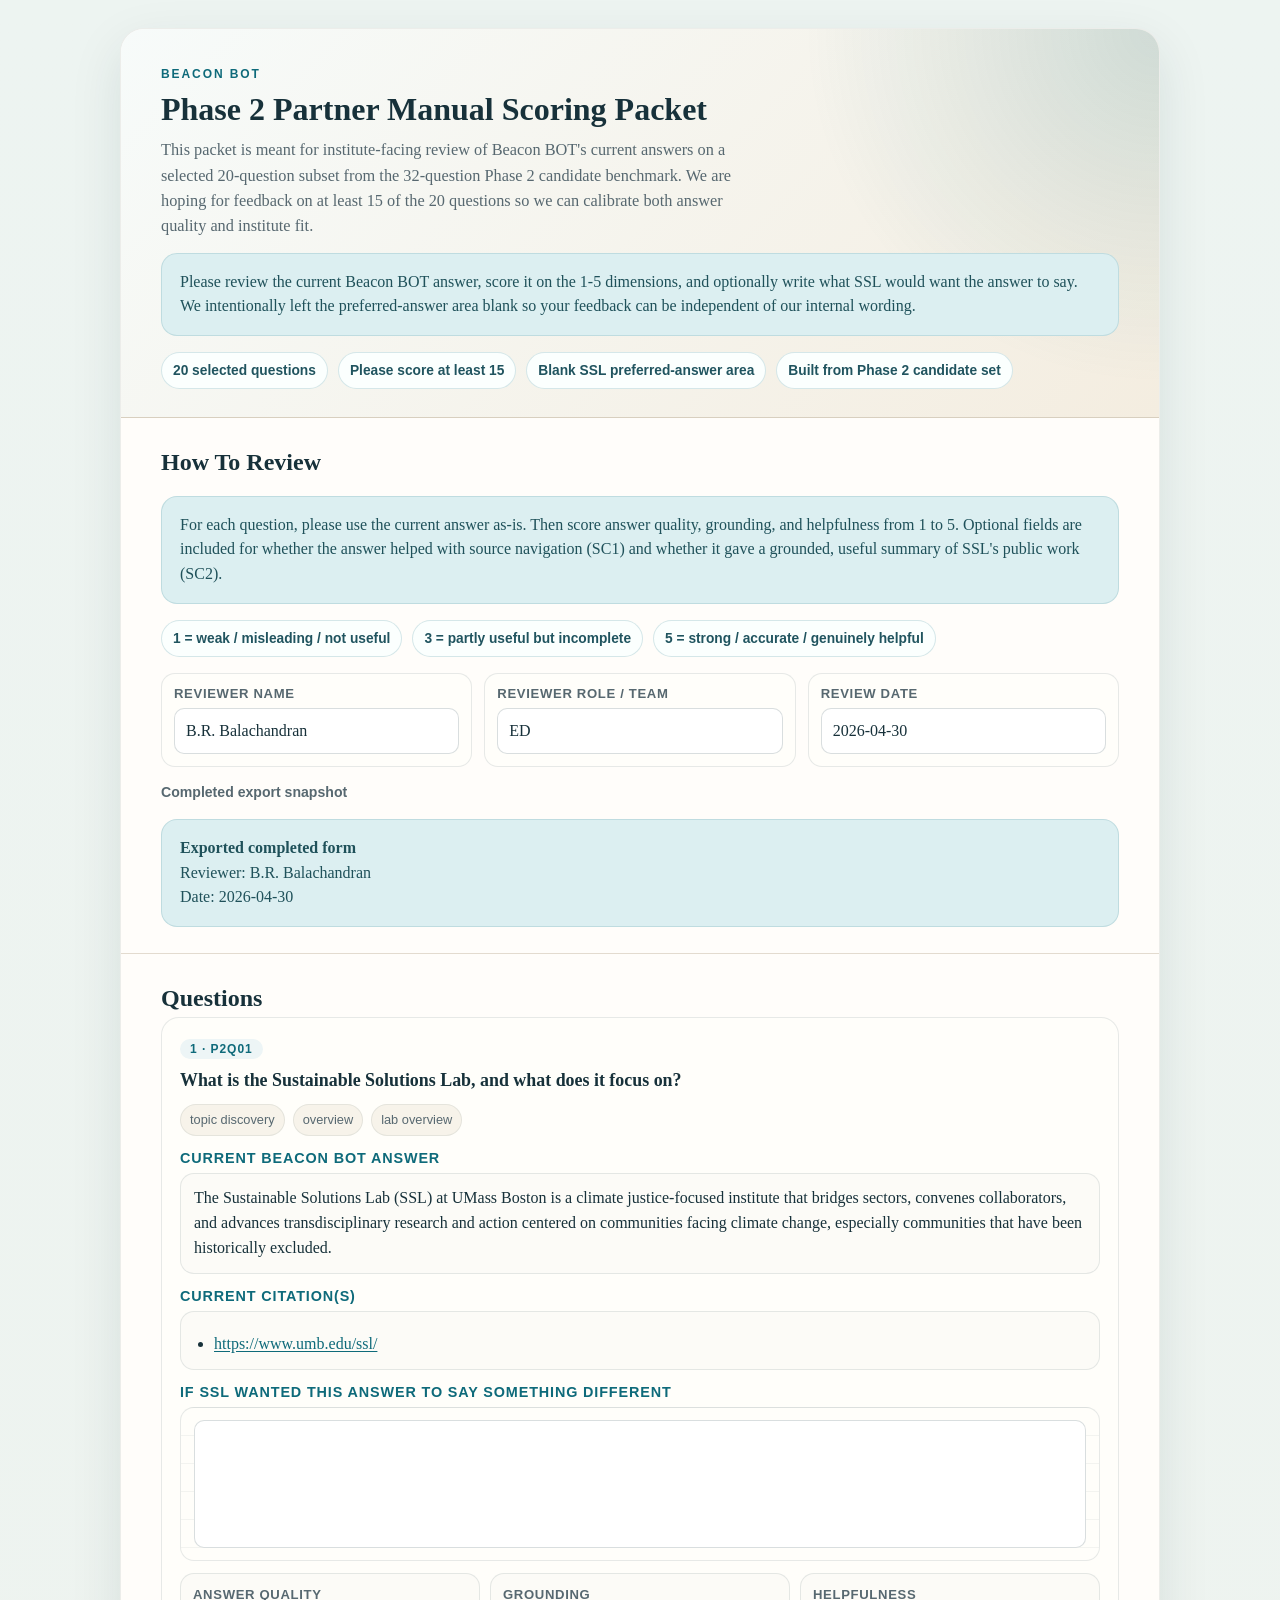
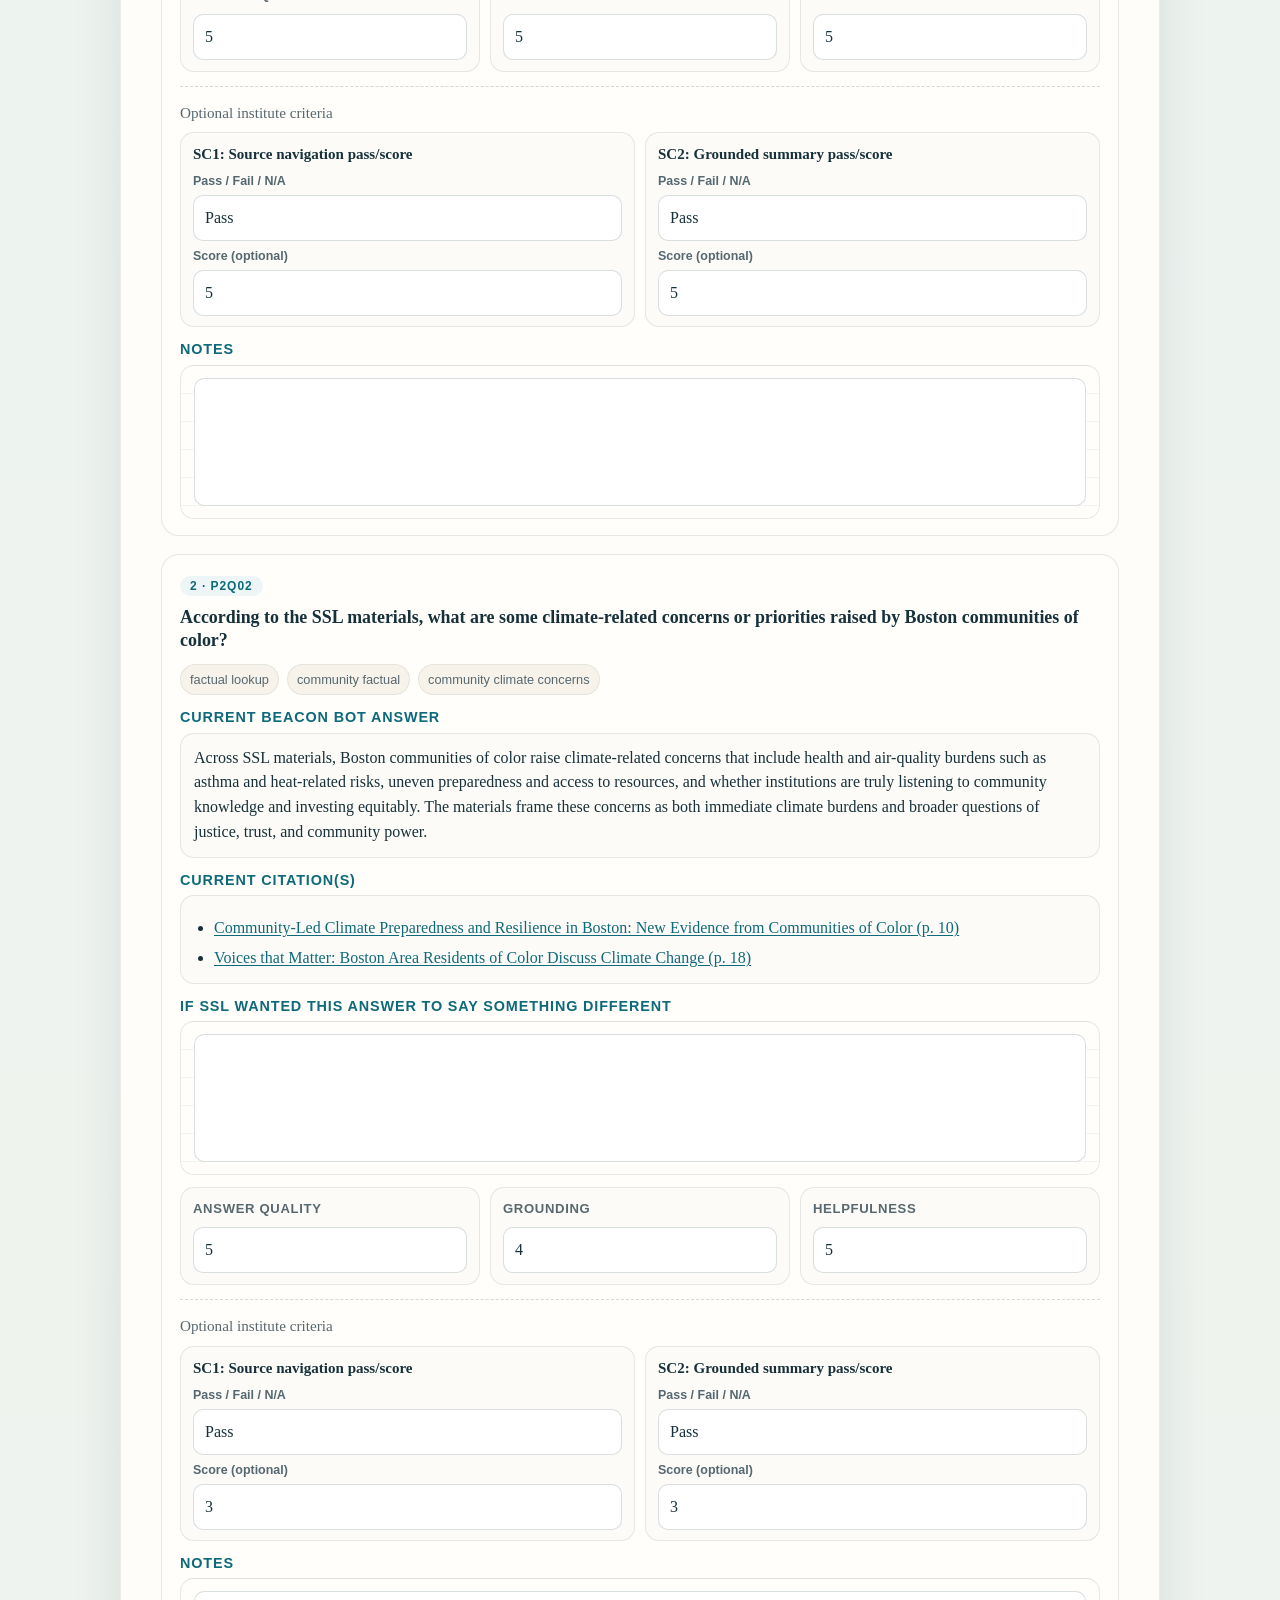
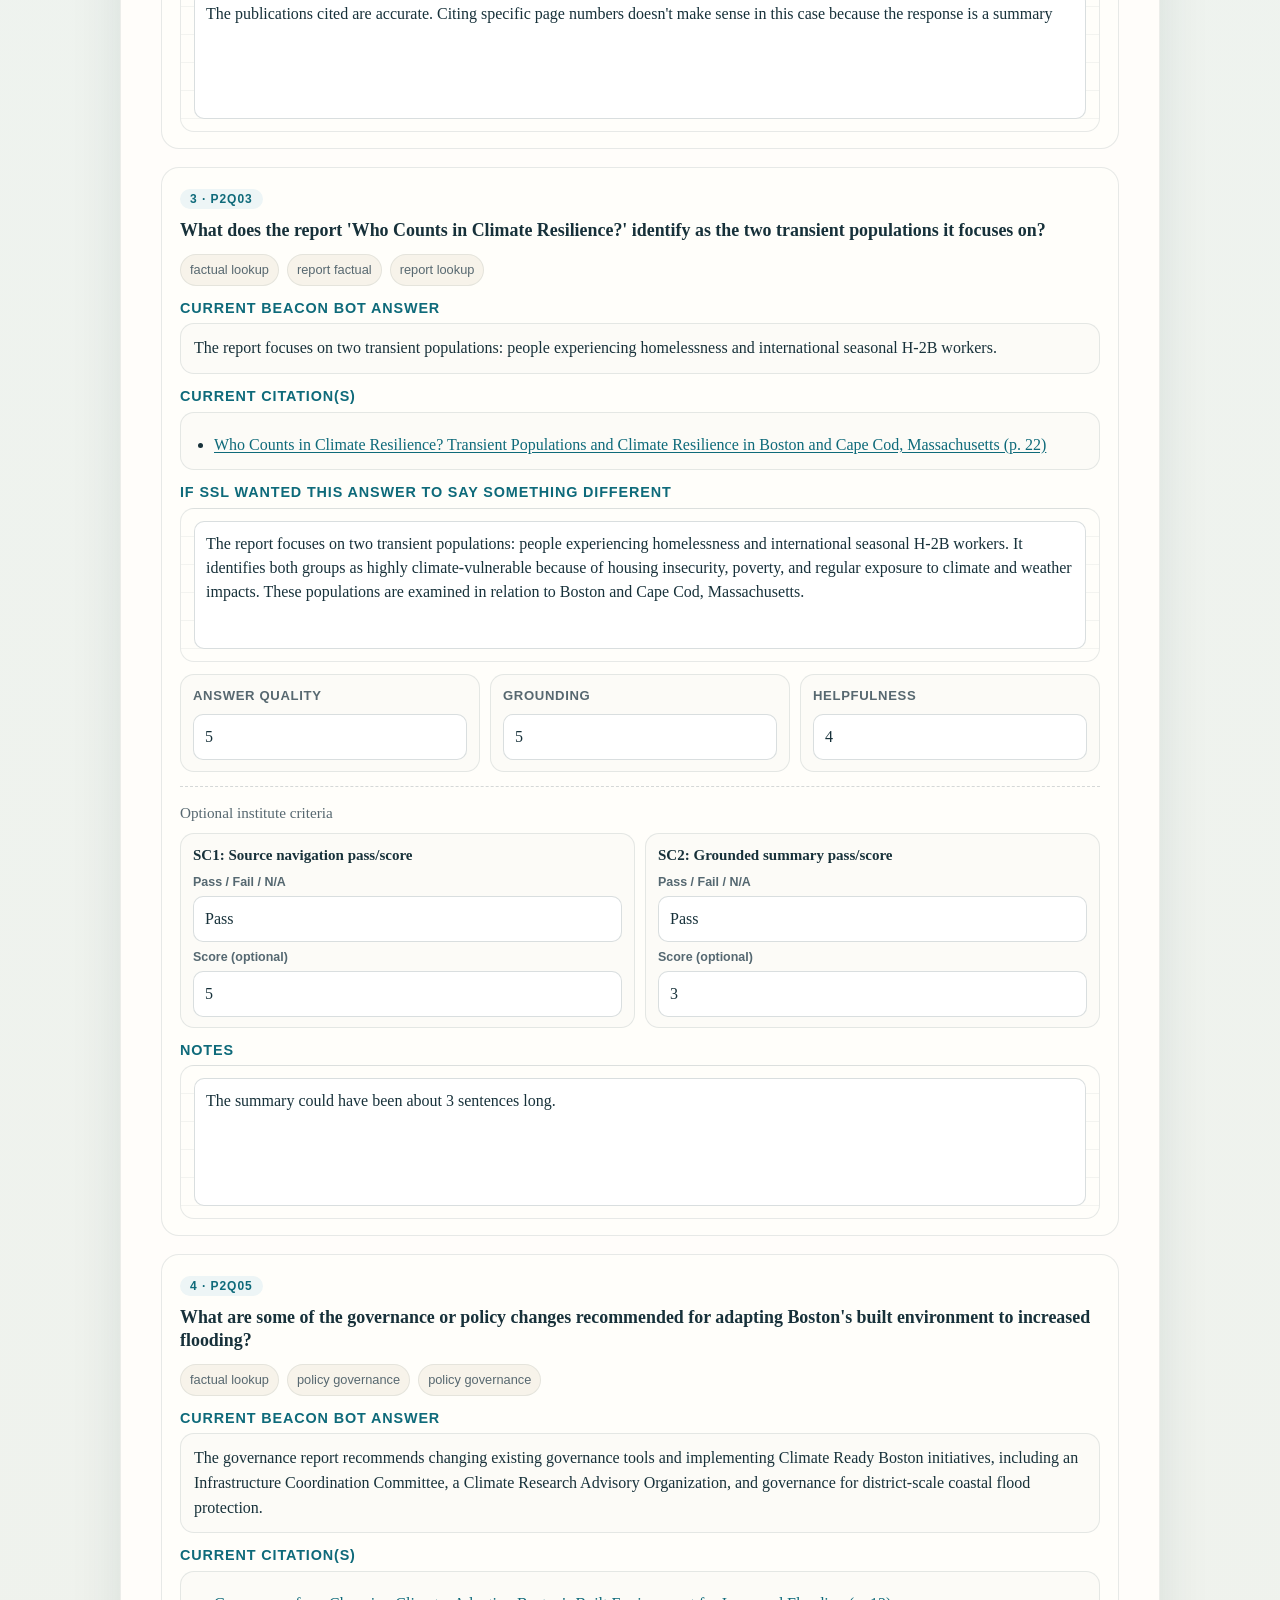
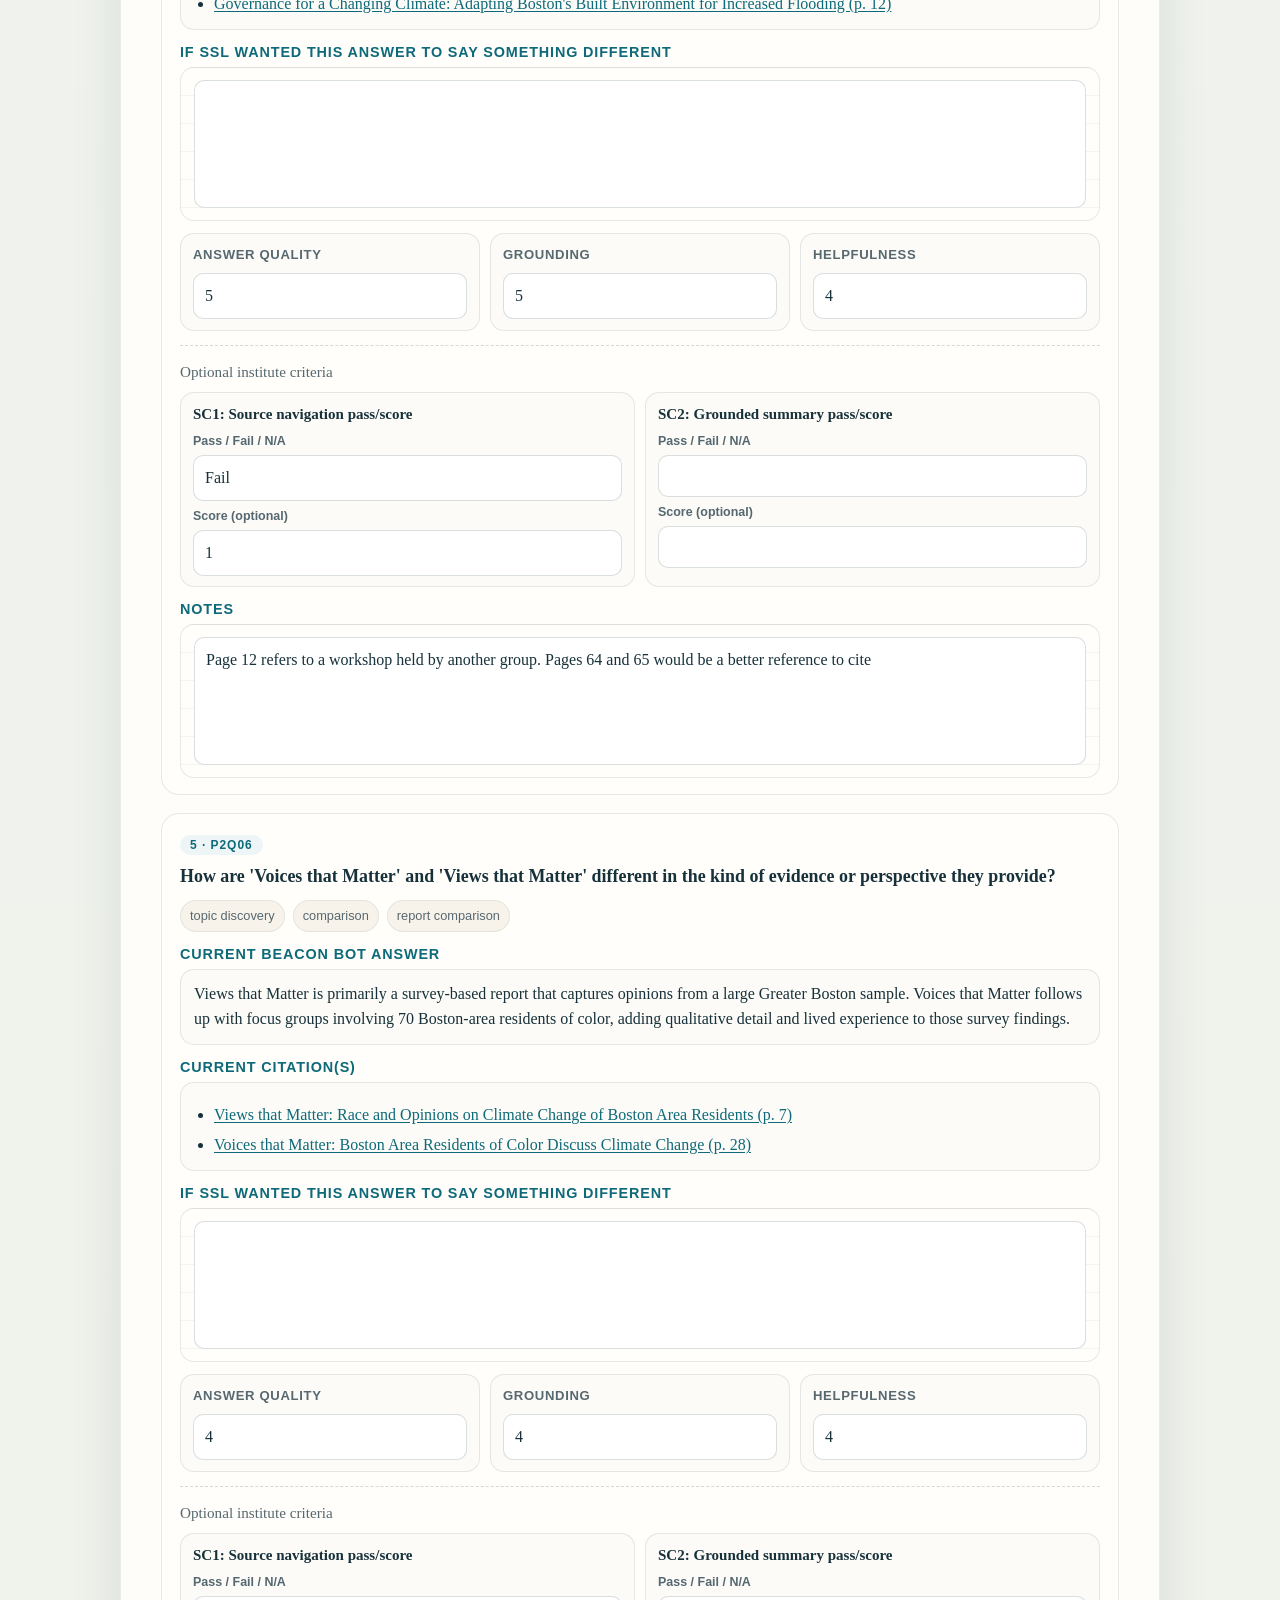
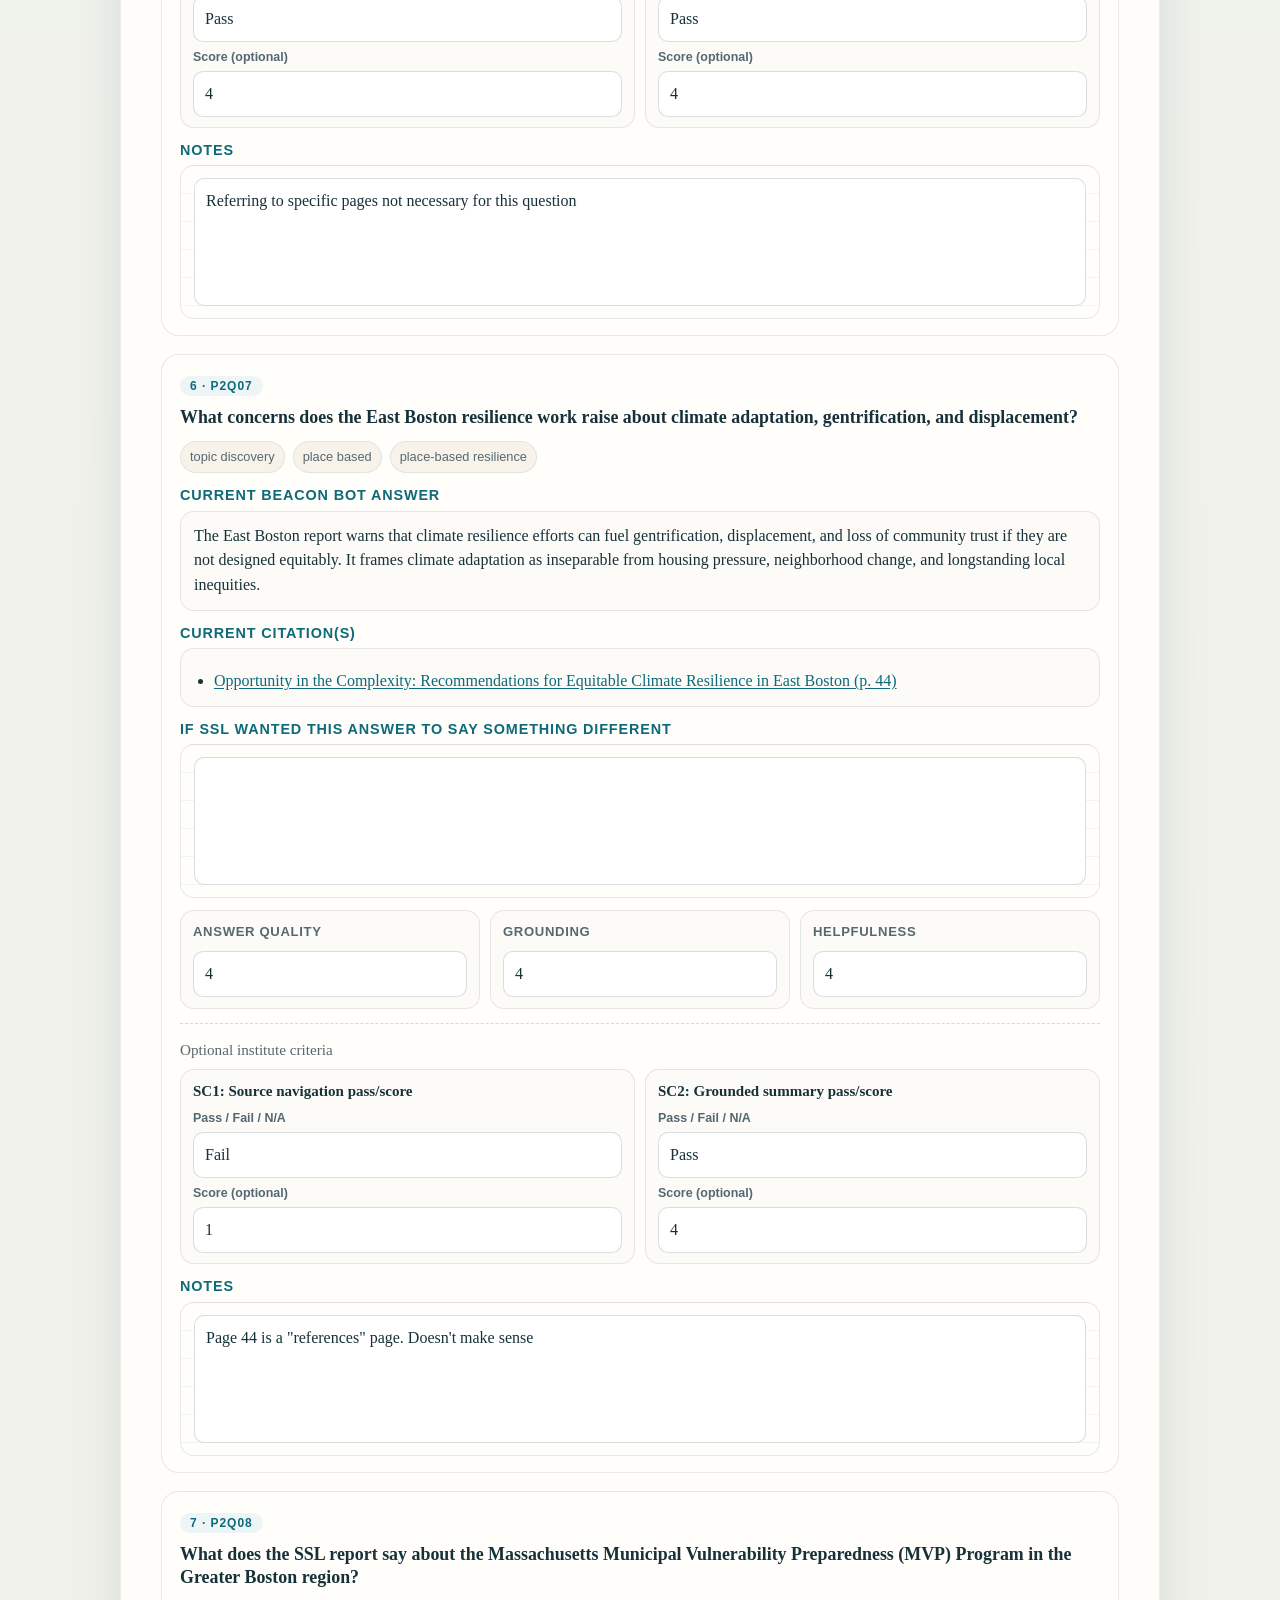
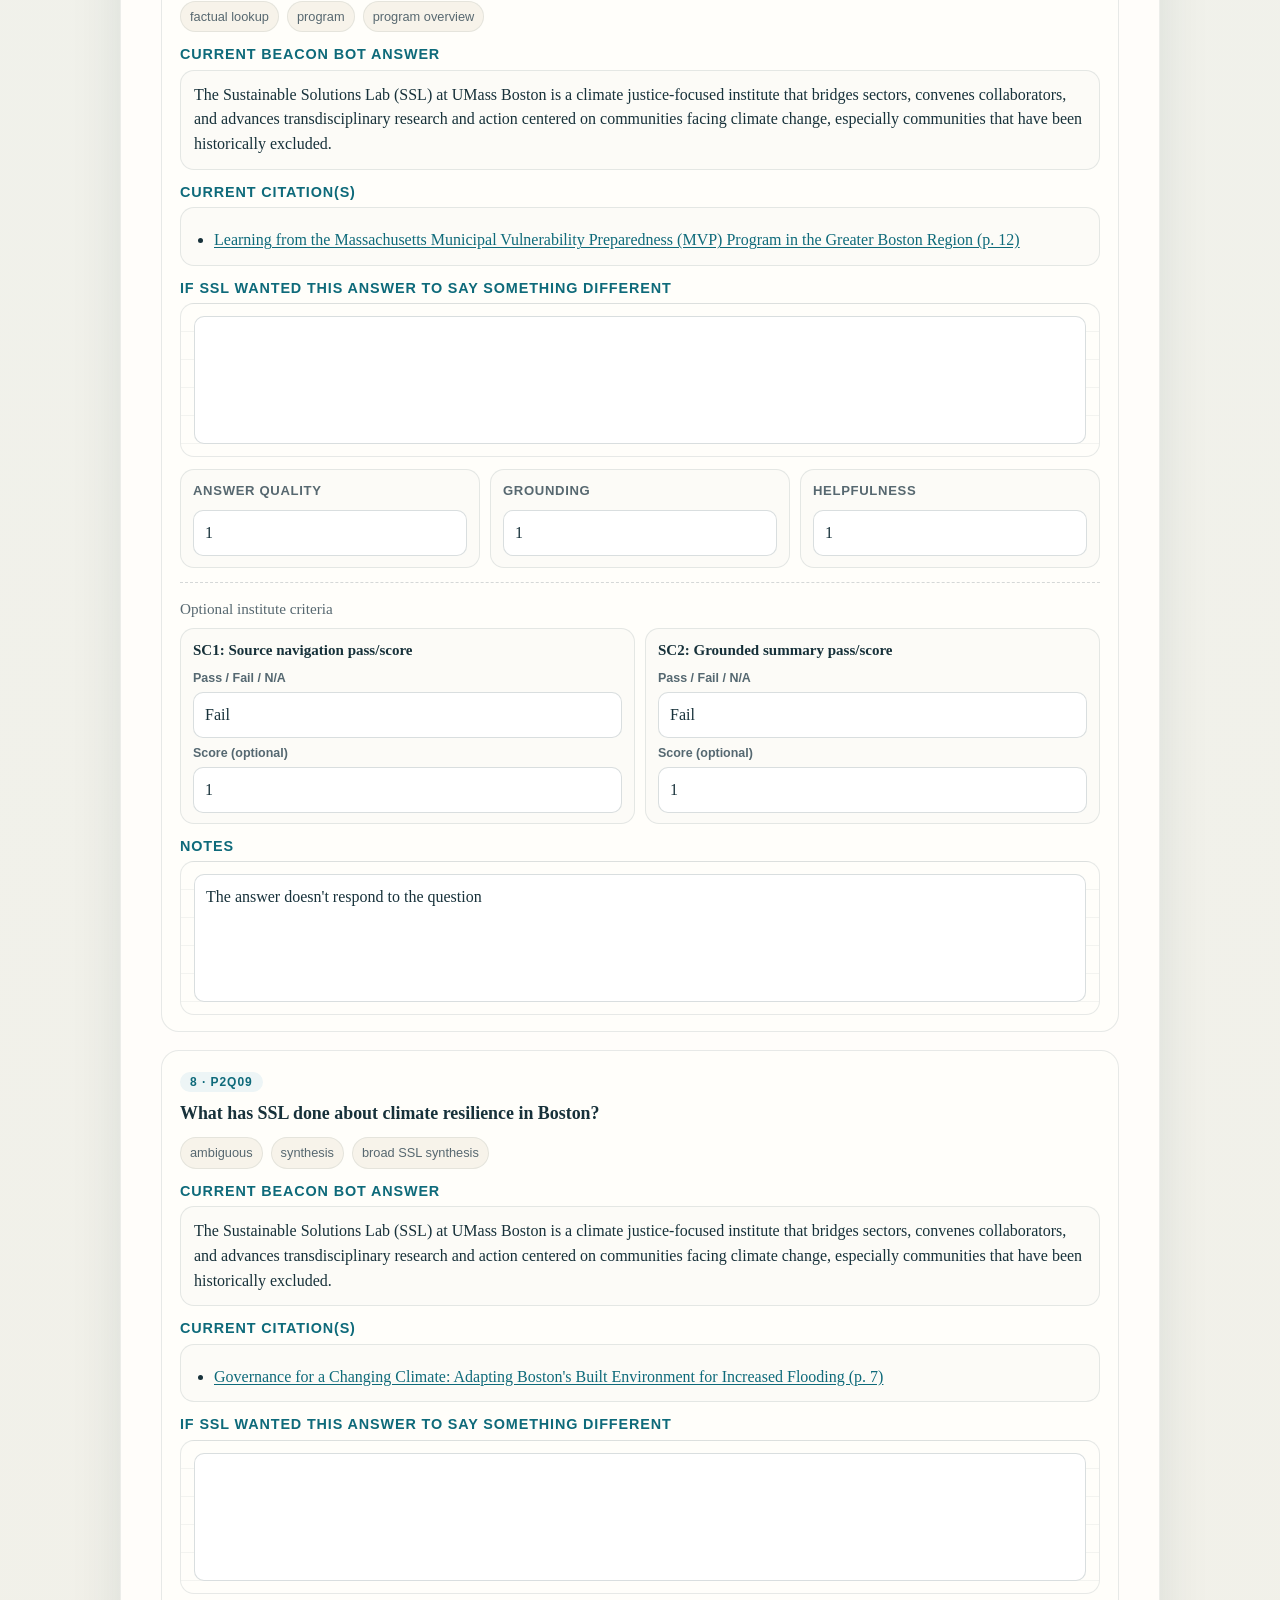
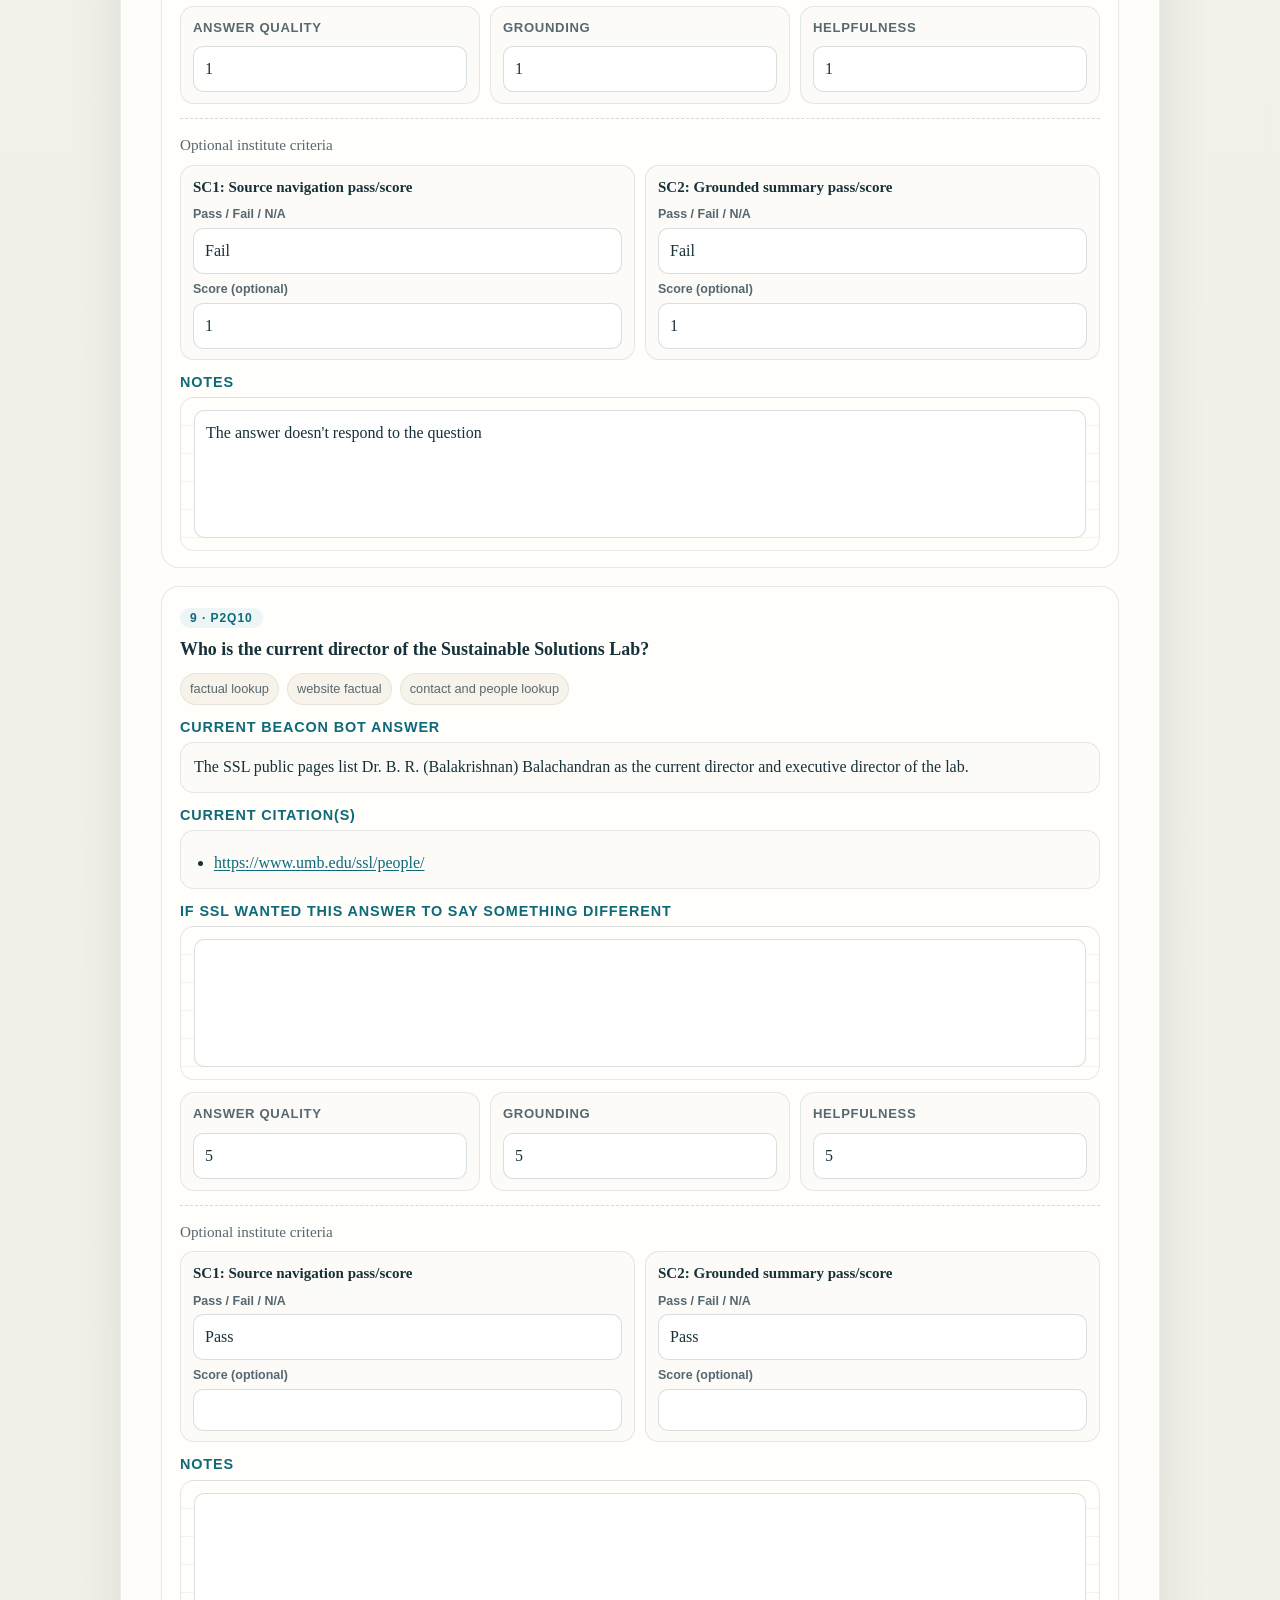
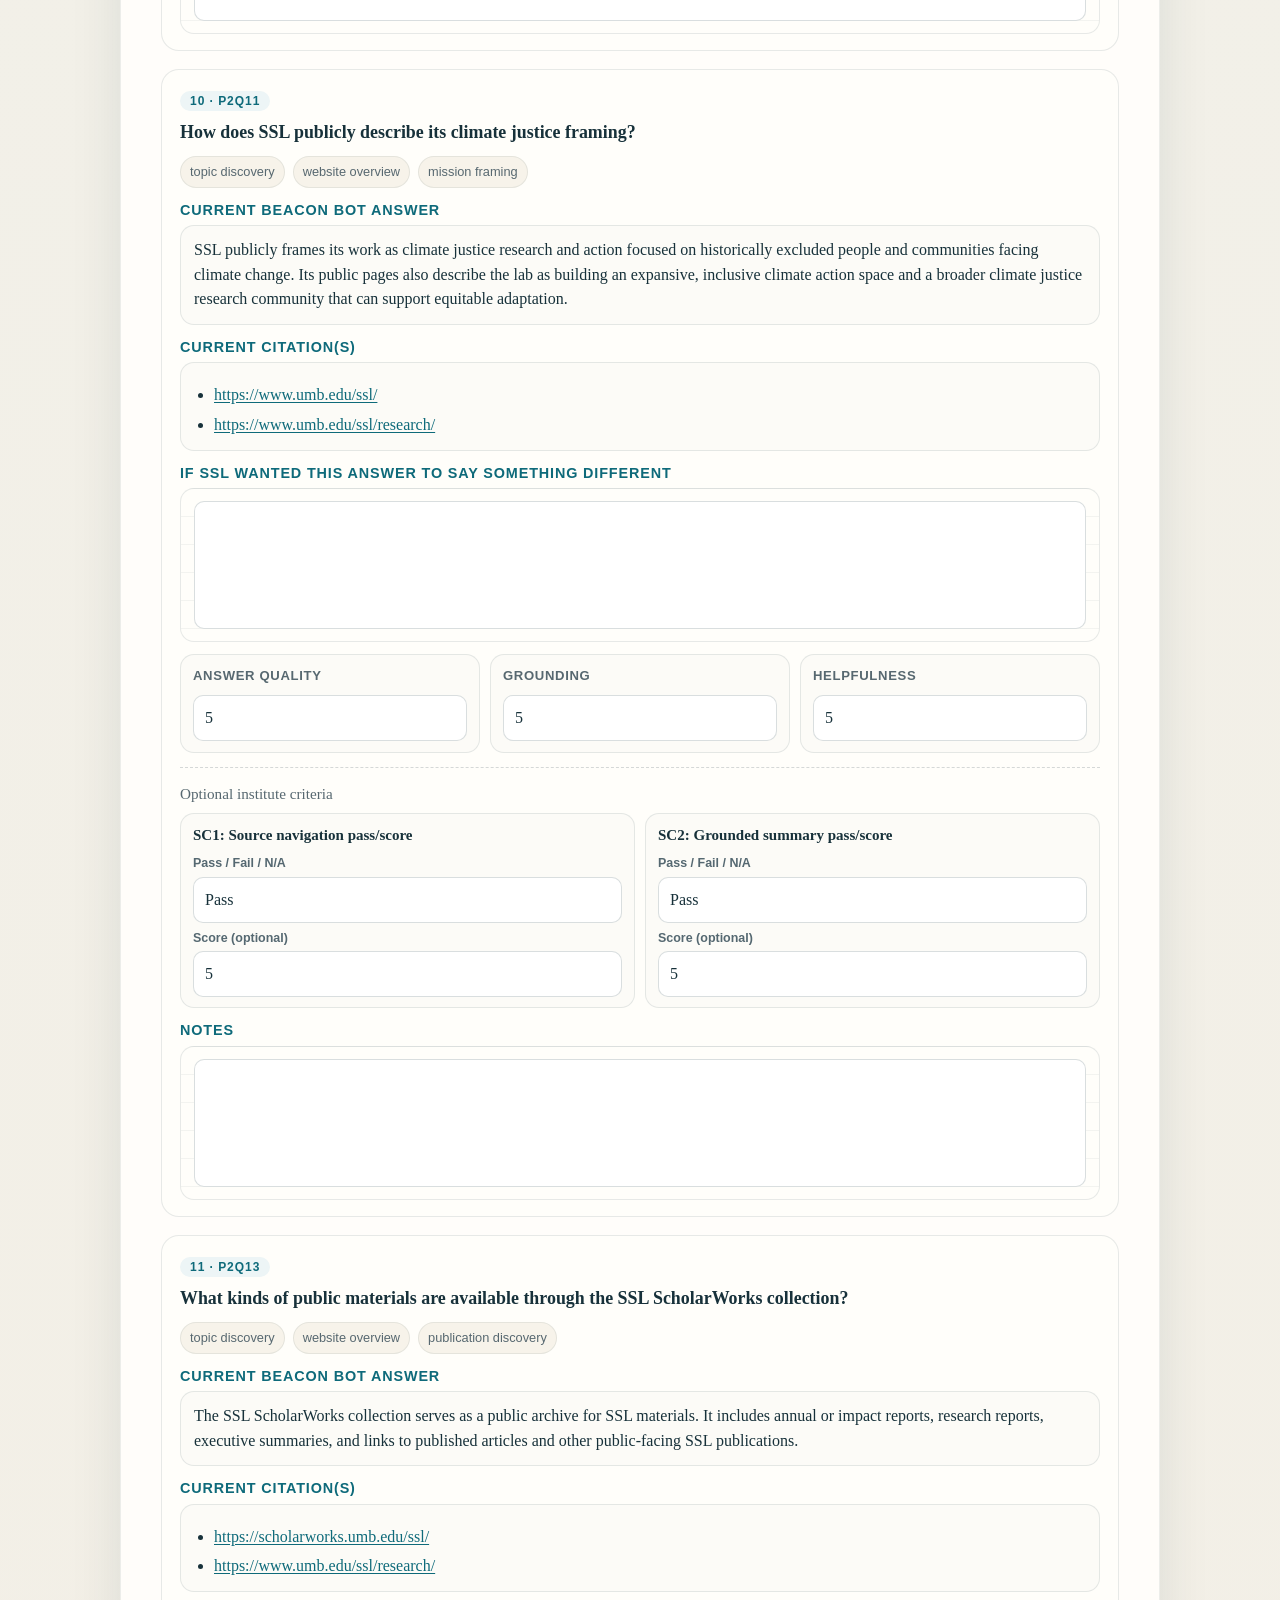
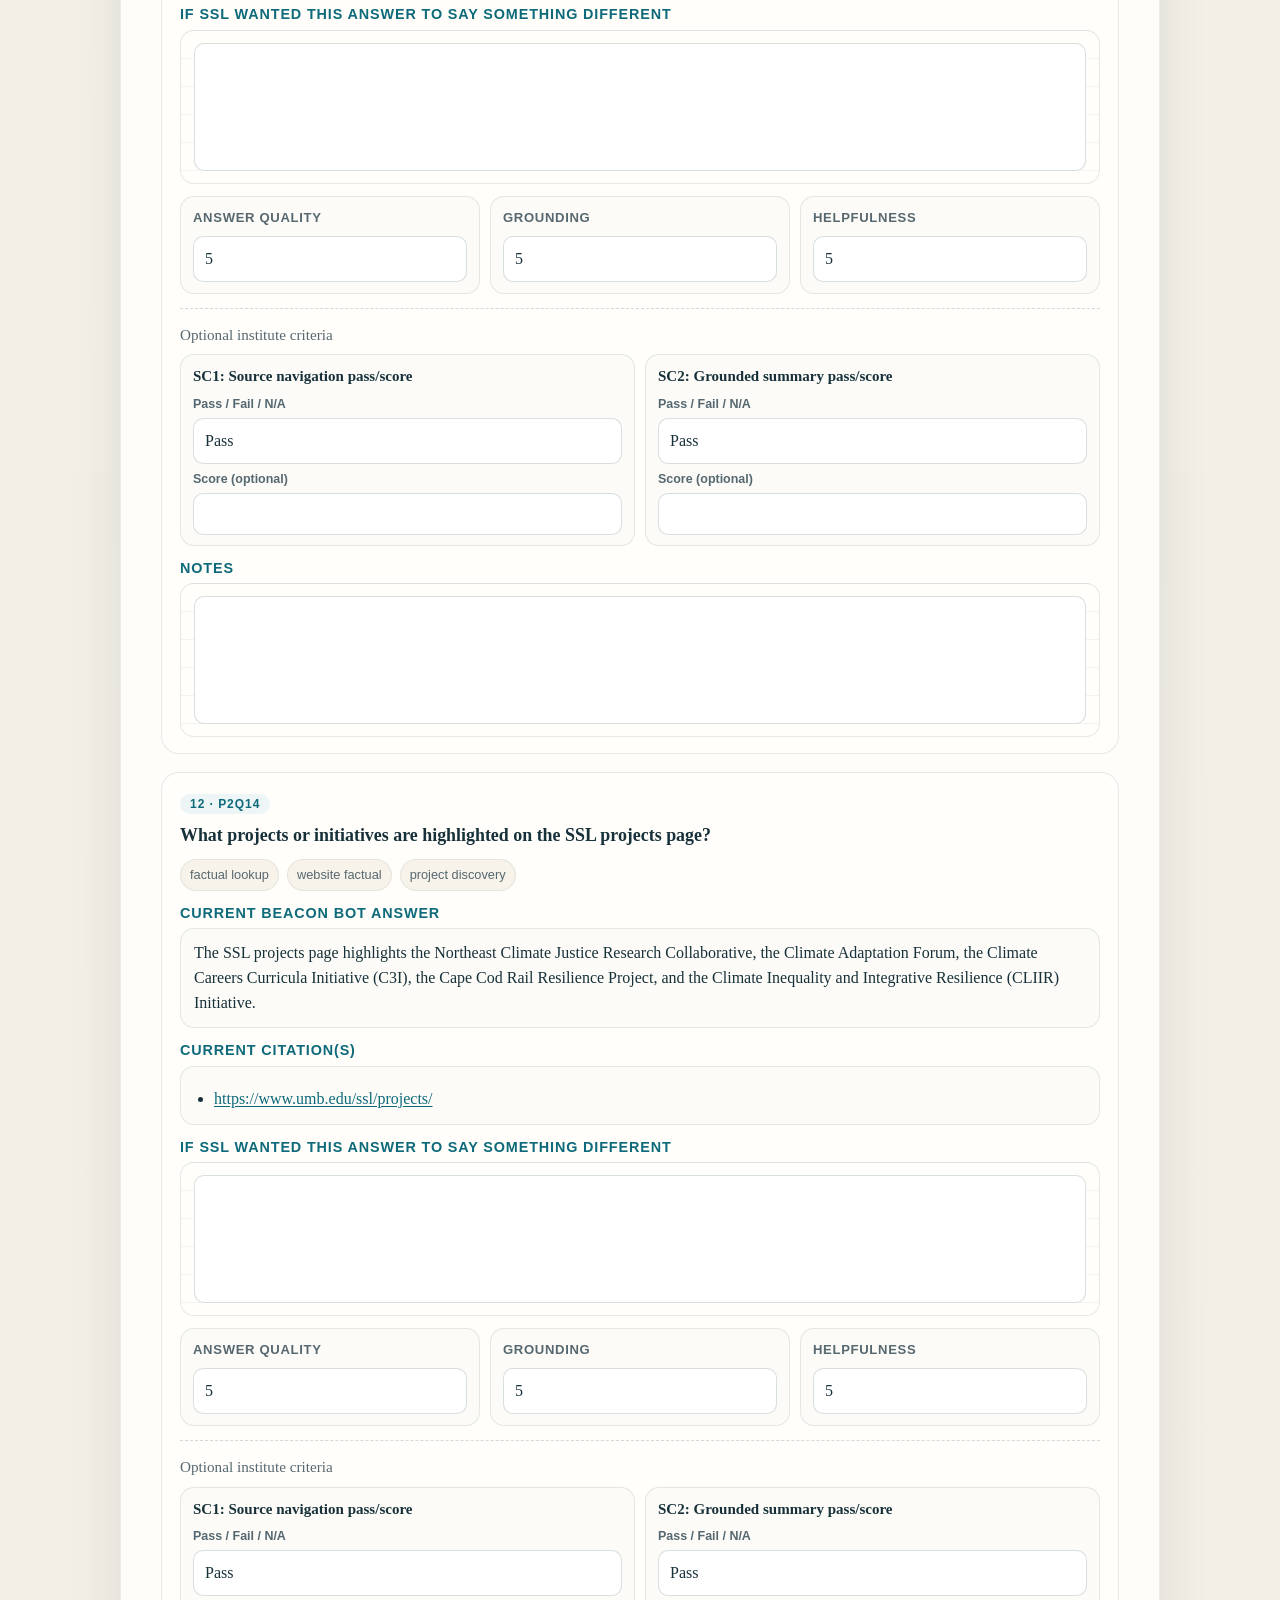
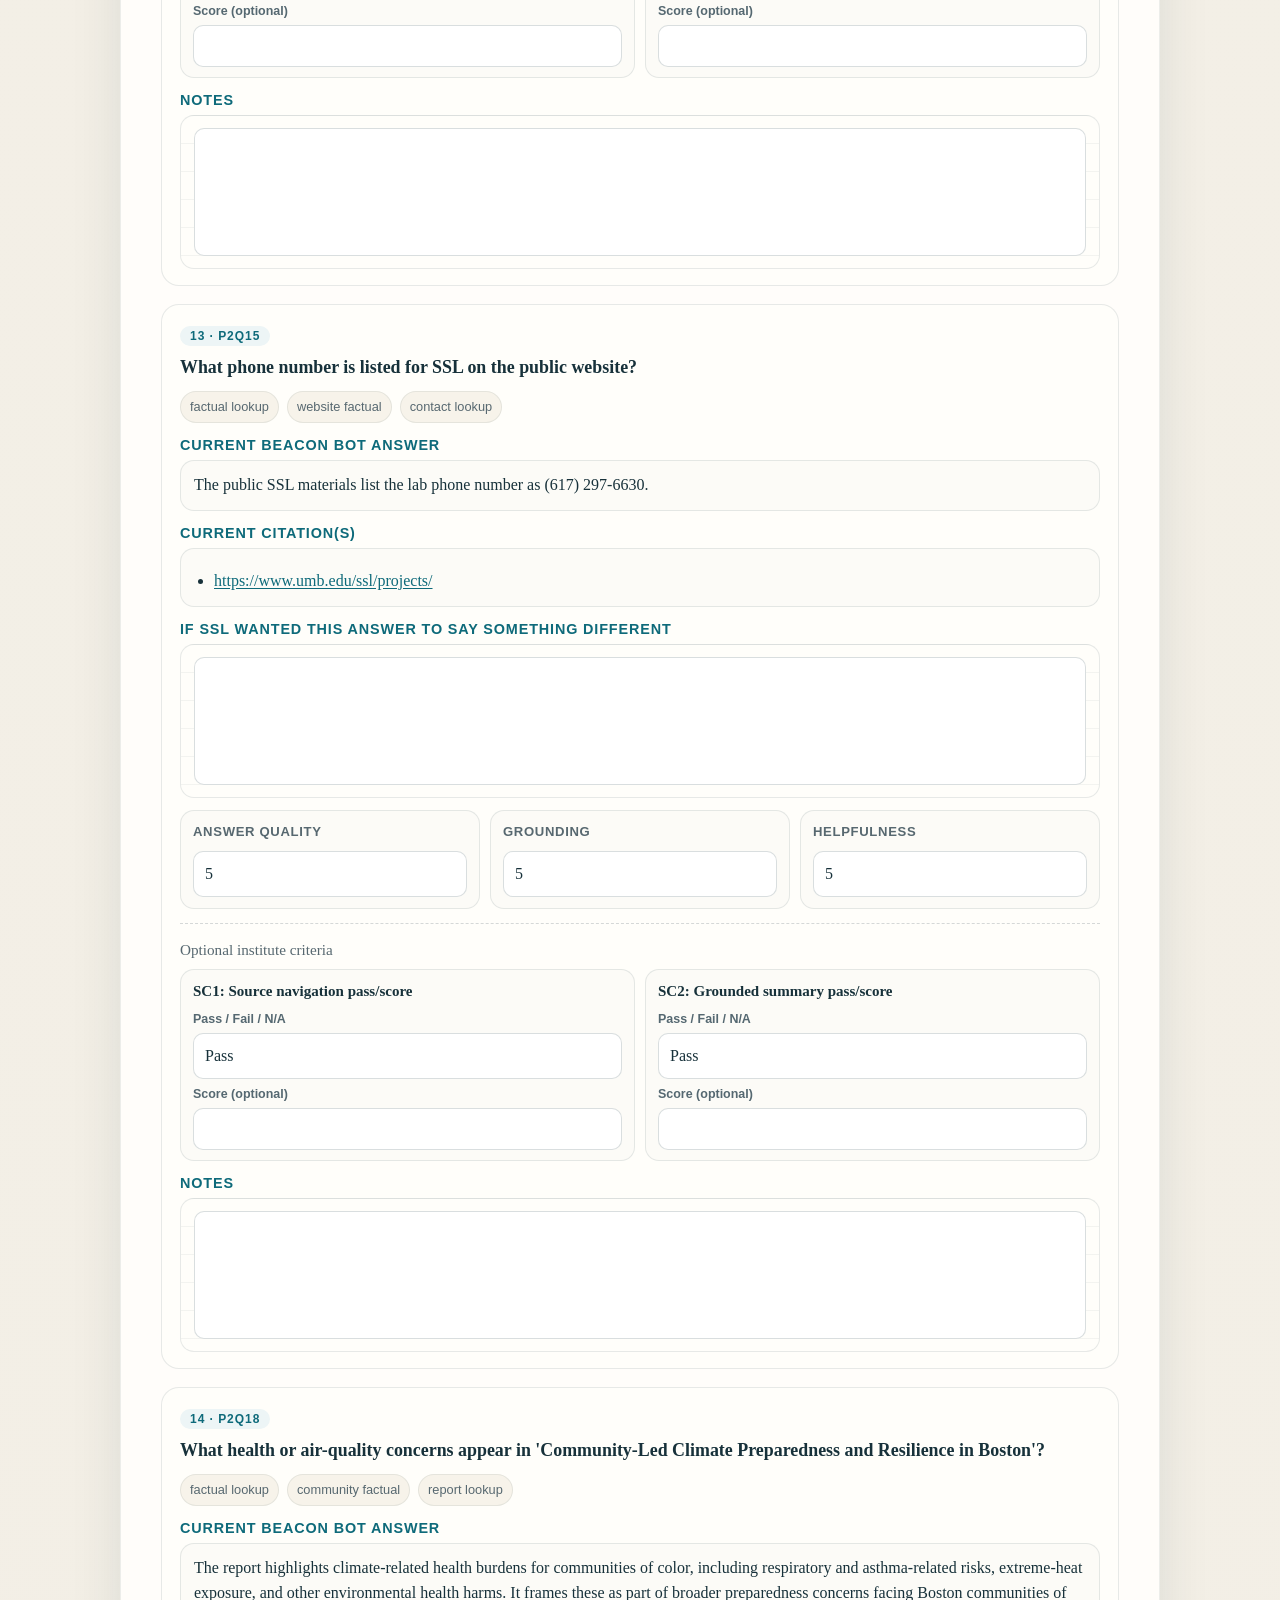
<file: docs/manualscoring1_dr_b_completed_export.html>
<!DOCTYPE html>
<html lang="en"><head>
  <meta charset="utf-8">
  <meta name="viewport" content="width=device-width, initial-scale=1">
  <title>Beacon BOT Phase 2 Partner Manual Scoring Packet</title>
  <style>
    :root {
      --bg: #f3efe6;
      --paper: #fffdfa;
      --ink: #17313a;
      --muted: #576870;
      --line: #d8cfbf;
      --accent: #0e6a7a;
      --accent-soft: #dceff1;
      --panel: #f7f3ea;
    }

    * { box-sizing: border-box; }

    body {
      margin: 0;
      background: linear-gradient(180deg, #edf4f1 0%, var(--bg) 56%, #f2eee5 100%);
      color: var(--ink);
      font-family: Georgia, "Times New Roman", serif;
      line-height: 1.55;
      padding: 28px 16px 48px;
    }

    .page {
      max-width: 1040px;
      margin: 0 auto;
      background: var(--paper);
      border: 1px solid rgba(23, 49, 58, 0.08);
      border-radius: 24px;
      box-shadow: 0 18px 52px rgba(23, 49, 58, 0.10);
      overflow: hidden;
    }

    .hero {
      padding: 36px 40px 28px;
      background:
        radial-gradient(circle at top right, rgba(14, 106, 122, 0.16), transparent 32%),
        linear-gradient(135deg, #f7fbfa 0%, #f4ede0 100%);
      border-bottom: 1px solid var(--line);
    }

    .eyebrow,
    .pill,
    .meta-item,
    .score-label {
      font-family: Arial, Helvetica, sans-serif;
    }

    .eyebrow {
      margin: 0 0 8px;
      color: var(--accent);
      font-size: 12px;
      font-weight: 700;
      letter-spacing: 0.16em;
      text-transform: uppercase;
    }

    h1, h2, h3 {
      margin: 0;
    }

    h1 {
      font-size: 2rem;
      line-height: 1.12;
      margin-bottom: 10px;
    }

    .lead {
      margin: 0;
      max-width: 74ch;
      color: var(--muted);
      font-size: 1.02rem;
    }

    .section {
      padding: 26px 40px;
      border-bottom: 1px solid rgba(216, 207, 191, 0.72);
    }

    .section:last-child {
      border-bottom: 0;
    }

    .callout {
      background: var(--accent-soft);
      border: 1px solid rgba(14, 106, 122, 0.14);
      border-radius: 16px;
      padding: 16px 18px;
      color: #1f515a;
      margin-top: 14px;
    }

    .pill-row {
      display: flex;
      flex-wrap: wrap;
      gap: 10px;
      margin-top: 16px;
    }

    .pill {
      border: 1px solid rgba(14, 106, 122, 0.16);
      background: #fbfffe;
      color: #20545f;
      border-radius: 999px;
      padding: 7px 11px;
      font-size: 0.86rem;
      font-weight: 700;
    }

    .questions {
      display: grid;
      gap: 18px;
    }

    .question {
      border: 1px solid rgba(23, 49, 58, 0.10);
      border-radius: 18px;
      padding: 18px 18px 16px;
      background: #fffefa;
      break-inside: avoid;
      page-break-inside: avoid;
    }

    .qid {
      display: inline-block;
      margin-bottom: 10px;
      padding: 4px 10px;
      border-radius: 999px;
      background: #edf5f6;
      color: var(--accent);
      font: 700 12px/1 Arial, Helvetica, sans-serif;
      letter-spacing: 0.08em;
      text-transform: uppercase;
    }

    .question h3 {
      font-size: 1.12rem;
      line-height: 1.28;
      margin-bottom: 12px;
    }

    .meta {
      display: flex;
      flex-wrap: wrap;
      gap: 8px;
      margin-bottom: 14px;
    }

    .meta-item {
      background: var(--panel);
      border: 1px solid rgba(23, 49, 58, 0.08);
      border-radius: 999px;
      padding: 5px 9px;
      font-size: 0.8rem;
      color: var(--muted);
    }

    .block-title {
      font: 700 0.9rem/1.2 Arial, Helvetica, sans-serif;
      color: var(--accent);
      text-transform: uppercase;
      letter-spacing: 0.06em;
      margin: 14px 0 6px;
    }

    .answer-box,
    .blank-box,
    .notes-box {
      border: 1px solid rgba(23, 49, 58, 0.10);
      border-radius: 14px;
      background: #fffdf9;
      padding: 12px 13px;
    }

    .answer-box {
      background: #fcfbf7;
    }

    .answer-box a {
      color: var(--accent);
      text-decoration: underline;
      text-underline-offset: 2px;
      word-break: break-word;
    }

    .blank-box {
      min-height: 132px;
      background:
        linear-gradient(to bottom, transparent 0, transparent 27px, rgba(23, 49, 58, 0.10) 28px) top left / 100% 28px repeat-y,
        #fffefa;
    }

    .notes-box {
      min-height: 110px;
      background:
        linear-gradient(to bottom, transparent 0, transparent 27px, rgba(23, 49, 58, 0.10) 28px) top left / 100% 28px repeat-y,
        #fffefa;
    }

    .toolbar {
      display: flex;
      flex-wrap: wrap;
      gap: 10px;
      align-items: center;
      margin-top: 16px;
    }

    .toolbar button {
      border: 1px solid rgba(14, 106, 122, 0.18);
      background: #fffefa;
      color: var(--accent);
      border-radius: 999px;
      padding: 10px 14px;
      font: 700 0.9rem/1 Arial, Helvetica, sans-serif;
      cursor: pointer;
    }

    .save-status {
      color: var(--muted);
      font: 600 0.88rem/1.4 Arial, Helvetica, sans-serif;
    }

    .reviewer-grid {
      display: grid;
      grid-template-columns: repeat(3, minmax(0, 1fr));
      gap: 12px;
      margin-top: 16px;
    }

    .field-card {
      border: 1px solid rgba(23, 49, 58, 0.10);
      border-radius: 14px;
      background: #fffefa;
      padding: 12px;
    }

    .field-card label {
      display: block;
      margin: 0 0 6px;
      color: var(--muted);
      font: 700 0.82rem/1.2 Arial, Helvetica, sans-serif;
      text-transform: uppercase;
      letter-spacing: 0.05em;
    }

    .review-input,
    .review-select,
    .review-textarea {
      width: 100%;
      border: 1px solid rgba(23, 49, 58, 0.16);
      border-radius: 10px;
      background: #fff;
      color: var(--ink);
      font: inherit;
      padding: 10px 11px;
    }

    .review-input,
    .review-select {
      min-height: 42px;
    }

    .review-textarea {
      min-height: 128px;
      resize: vertical;
      line-height: 1.5;
    }

    .score-card .review-select {
      margin-top: 2px;
    }

    ul {
      margin: 8px 0 0;
      padding-left: 20px;
    }

    li + li {
      margin-top: 5px;
    }

    .score-grid {
      display: grid;
      grid-template-columns: repeat(3, minmax(0, 1fr));
      gap: 10px;
      margin-top: 12px;
    }

    .score-card {
      border: 1px solid rgba(23, 49, 58, 0.10);
      border-radius: 14px;
      padding: 11px 12px;
      background: #fcfbf7;
    }

    .score-label {
      margin: 0 0 8px;
      color: var(--muted);
      font-size: 0.82rem;
      font-weight: 700;
      text-transform: uppercase;
      letter-spacing: 0.05em;
    }

    .score-scale {
      font-size: 1rem;
      letter-spacing: 0.18em;
    }

    .optional {
      margin-top: 14px;
      padding-top: 14px;
      border-top: 1px dashed rgba(23, 49, 58, 0.18);
    }

    .optional p {
      margin: 0 0 8px;
      color: var(--muted);
      font-size: 0.95rem;
    }

    .optional-lines {
      display: grid;
      grid-template-columns: repeat(2, minmax(0, 1fr));
      gap: 10px;
    }

    .line-card {
      border: 1px solid rgba(23, 49, 58, 0.10);
      border-radius: 14px;
      padding: 10px 12px;
      background: #fcfbf7;
      min-height: 78px;
    }

    .line-card strong {
      display: block;
      margin-bottom: 6px;
      font-size: 0.94rem;
    }

    .line {
      display: block;
      height: 18px;
      border-bottom: 1px solid rgba(23, 49, 58, 0.22);
      margin-bottom: 8px;
    }

    p {
      margin: 0;
    }

    @media print {
      @page {
        margin: 0.5in;
      }

      body {
        background: #fff;
        color: #1d3038;
        padding: 0;
        font-size: 10.8pt;
      }

      .page {
        max-width: none;
        border: 0;
        border-radius: 0;
        box-shadow: none;
      }

      .hero {
        background: #fff;
        padding: 0 0 18px;
      }

      .section {
        padding: 18px 0;
      }

      .question {
        border-radius: 10px;
        padding: 12px;
      }

      .score-grid,
      .optional-lines {
        grid-template-columns: repeat(2, minmax(0, 1fr));
      }

      .blank-box {
        min-height: 96px;
      }

      .toolbar {
        display: none;
      }

      .reviewer-grid,
      .score-grid,
      .optional-lines {
        grid-template-columns: 1fr;
      }

      .review-input,
      .review-select,
      .review-textarea {
        border: 1px solid #d6dede;
        background: transparent;
        color: #1f2f35;
      }
    }
  </style>
</head>
<body>
  <main class="page">
    <section class="hero">
      <p class="eyebrow">Beacon BOT</p>
      <h1>Phase 2 Partner Manual Scoring Packet</h1>
      <p class="lead">
        This packet is meant for institute-facing review of Beacon BOT's current answers on a selected 20-question
        subset from the 32-question Phase 2 candidate benchmark. We are hoping for feedback on at least 15 of the 20
        questions so we can calibrate both answer quality and institute fit.
      </p>
      <div class="callout">
        Please review the current Beacon BOT answer, score it on the 1-5 dimensions, and optionally write what SSL
        would want the answer to say. We intentionally left the preferred-answer area blank so your feedback can be
        independent of our internal wording.
      </div>
      <div class="pill-row">
        <span class="pill">20 selected questions</span>
        <span class="pill">Please score at least 15</span>
        <span class="pill">Blank SSL preferred-answer area</span>
        <span class="pill">Built from Phase 2 candidate set</span>
      </div>
    </section>

    <section class="section">
      <h2>How To Review</h2>
      <div class="callout">
        For each question, please use the current answer as-is. Then score answer quality, grounding, and helpfulness
        from 1 to 5. Optional fields are included for whether the answer helped with source navigation (SC1) and
        whether it gave a grounded, useful summary of SSL's public work (SC2).
      </div>
      <div class="pill-row">
        <span class="pill">1 = weak / misleading / not useful</span>
        <span class="pill">3 = partly useful but incomplete</span>
        <span class="pill">5 = strong / accurate / genuinely helpful</span>
      </div>
      <div class="reviewer-grid">
        <div class="field-card">
          <label for="reviewer-name">Reviewer Name</label>
          <div class="review-textarea" style="white-space: pre-wrap; min-height: 42px;">B.R. Balachandran</div>
        </div>
        <div class="field-card">
          <label for="reviewer-role">Reviewer Role / Team</label>
          <div class="review-textarea" style="white-space: pre-wrap; min-height: 42px;">ED</div>
        </div>
        <div class="field-card">
          <label for="review-date">Review Date</label>
          <div class="review-textarea" style="white-space: pre-wrap; min-height: 42px;">2026-04-30</div>
        </div>
      </div>
      <div class="toolbar"><span class="save-status">Completed export snapshot</span></div>
    <div class="callout" style="margin-top: 16px;"><strong>Exported completed form</strong><br>Reviewer: B.R. Balachandran<br>Date: 2026-04-30</div></section>

    <section class="section">
      <h2>Questions</h2>
      <div class="questions">
        <article class="question">
          <span class="qid">1 · p2q01</span>
          <h3>What is the Sustainable Solutions Lab, and what does it focus on?</h3>
          <div class="meta">
            <span class="meta-item">topic discovery</span>
            <span class="meta-item">overview</span>
            <span class="meta-item">lab overview</span>
          </div>
          <div class="block-title">Current Beacon BOT Answer</div>
          <div class="answer-box">The Sustainable Solutions Lab (SSL) at UMass Boston is a climate justice-focused institute that bridges sectors, convenes collaborators, and advances transdisciplinary research and action centered on communities facing climate change, especially communities that have been historically excluded.</div>
          <div class="block-title">Current Citation(s)</div>
          <div class="answer-box"><ul><li><a href="https://www.umb.edu/ssl/" target="_blank" rel="noopener noreferrer">https://www.umb.edu/ssl/</a></li></ul></div>
          <div class="block-title">If SSL Wanted This Answer To Say Something Different</div>
          <div class="blank-box"><div class="review-textarea" style="white-space: pre-wrap;"></div></div>
          <div class="score-grid">
            <div class="score-card"><p class="score-label">Answer Quality</p><div class="review-textarea" style="min-height: 42px; white-space: pre-wrap;">5</div></div>
            <div class="score-card"><p class="score-label">Grounding</p><div class="review-textarea" style="min-height: 42px; white-space: pre-wrap;">5</div></div>
            <div class="score-card"><p class="score-label">Helpfulness</p><div class="review-textarea" style="min-height: 42px; white-space: pre-wrap;">5</div></div>
          </div>
          <div class="optional">
            <p>Optional institute criteria</p>
            <div class="optional-lines">
              <div class="line-card"><strong>SC1: Source navigation pass/score</strong><label style="display: block; margin: 8px 0px 6px; color: rgb(85, 104, 113); font: 700 0.78rem / 1.2 Arial, Helvetica, sans-serif;">Pass / Fail / N/A</label><div class="review-textarea" style="min-height: 42px; white-space: pre-wrap;">Pass</div><label style="display: block; margin: 8px 0px 6px; color: rgb(85, 104, 113); font: 700 0.78rem / 1.2 Arial, Helvetica, sans-serif;">Score (optional)</label><div class="review-textarea" style="min-height: 42px; white-space: pre-wrap;">5</div></div>
              <div class="line-card"><strong>SC2: Grounded summary pass/score</strong><label style="display: block; margin: 8px 0px 6px; color: rgb(85, 104, 113); font: 700 0.78rem / 1.2 Arial, Helvetica, sans-serif;">Pass / Fail / N/A</label><div class="review-textarea" style="min-height: 42px; white-space: pre-wrap;">Pass</div><label style="display: block; margin: 8px 0px 6px; color: rgb(85, 104, 113); font: 700 0.78rem / 1.2 Arial, Helvetica, sans-serif;">Score (optional)</label><div class="review-textarea" style="min-height: 42px; white-space: pre-wrap;">5</div></div>
            </div>
          </div>
          <div class="block-title">Notes</div>
          <div class="notes-box"><div class="review-textarea" style="white-space: pre-wrap;"></div></div>
        </article>

        <article class="question">
          <span class="qid">2 · p2q02</span>
          <h3>According to the SSL materials, what are some climate-related concerns or priorities raised by Boston communities of color?</h3>
          <div class="meta">
            <span class="meta-item">factual lookup</span>
            <span class="meta-item">community factual</span>
            <span class="meta-item">community climate concerns</span>
          </div>
          <div class="block-title">Current Beacon BOT Answer</div>
          <div class="answer-box">Across SSL materials, Boston communities of color raise climate-related concerns that include health and air-quality burdens such as asthma and heat-related risks, uneven preparedness and access to resources, and whether institutions are truly listening to community knowledge and investing equitably. The materials frame these concerns as both immediate climate burdens and broader questions of justice, trust, and community power.</div>
          <div class="block-title">Current Citation(s)</div>
          <div class="answer-box"><ul><li><a href="https://scholarworks.umb.edu/ssl/1" target="_blank" rel="noopener noreferrer">Community-Led Climate Preparedness and Resilience in Boston: New Evidence from Communities of Color (p. 10)</a></li><li><a href="https://scholarworks.umb.edu/ssl/6" target="_blank" rel="noopener noreferrer">Voices that Matter: Boston Area Residents of Color Discuss Climate Change (p. 18)</a></li></ul></div>
          <div class="block-title">If SSL Wanted This Answer To Say Something Different</div>
          <div class="blank-box"><div class="review-textarea" style="white-space: pre-wrap;"></div></div>
          <div class="score-grid">
            <div class="score-card"><p class="score-label">Answer Quality</p><div class="review-textarea" style="min-height: 42px; white-space: pre-wrap;">5</div></div>
            <div class="score-card"><p class="score-label">Grounding</p><div class="review-textarea" style="min-height: 42px; white-space: pre-wrap;">4</div></div>
            <div class="score-card"><p class="score-label">Helpfulness</p><div class="review-textarea" style="min-height: 42px; white-space: pre-wrap;">5</div></div>
          </div>
          <div class="optional">
            <p>Optional institute criteria</p>
            <div class="optional-lines">
              <div class="line-card"><strong>SC1: Source navigation pass/score</strong><label style="display: block; margin: 8px 0px 6px; color: rgb(85, 104, 113); font: 700 0.78rem / 1.2 Arial, Helvetica, sans-serif;">Pass / Fail / N/A</label><div class="review-textarea" style="min-height: 42px; white-space: pre-wrap;">Pass</div><label style="display: block; margin: 8px 0px 6px; color: rgb(85, 104, 113); font: 700 0.78rem / 1.2 Arial, Helvetica, sans-serif;">Score (optional)</label><div class="review-textarea" style="min-height: 42px; white-space: pre-wrap;">3</div></div>
              <div class="line-card"><strong>SC2: Grounded summary pass/score</strong><label style="display: block; margin: 8px 0px 6px; color: rgb(85, 104, 113); font: 700 0.78rem / 1.2 Arial, Helvetica, sans-serif;">Pass / Fail / N/A</label><div class="review-textarea" style="min-height: 42px; white-space: pre-wrap;">Pass</div><label style="display: block; margin: 8px 0px 6px; color: rgb(85, 104, 113); font: 700 0.78rem / 1.2 Arial, Helvetica, sans-serif;">Score (optional)</label><div class="review-textarea" style="min-height: 42px; white-space: pre-wrap;">3</div></div>
            </div>
          </div>
          <div class="block-title">Notes</div>
          <div class="notes-box"><div class="review-textarea" style="white-space: pre-wrap;">The publications cited are accurate. Citing specific page numbers doesn't make sense in this case because the response is a summary</div></div>
        </article>

        <article class="question">
          <span class="qid">3 · p2q03</span>
          <h3>What does the report 'Who Counts in Climate Resilience?' identify as the two transient populations it focuses on?</h3>
          <div class="meta">
            <span class="meta-item">factual lookup</span>
            <span class="meta-item">report factual</span>
            <span class="meta-item">report lookup</span>
          </div>
          <div class="block-title">Current Beacon BOT Answer</div>
          <div class="answer-box">The report focuses on two transient populations: people experiencing homelessness and international seasonal H-2B workers.</div>
          <div class="block-title">Current Citation(s)</div>
          <div class="answer-box"><ul><li><a href="https://scholarworks.umb.edu/ssl/7" target="_blank" rel="noopener noreferrer">Who Counts in Climate Resilience? Transient Populations and Climate Resilience in Boston and Cape Cod, Massachusetts (p. 22)</a></li></ul></div>
          <div class="block-title">If SSL Wanted This Answer To Say Something Different</div>
          <div class="blank-box"><div class="review-textarea" style="white-space: pre-wrap;">The report focuses on two transient populations: people experiencing homelessness and international seasonal H-2B workers. It identifies both groups as highly climate-vulnerable because of housing insecurity, poverty, and regular exposure to climate and weather impacts. These populations are examined in relation to Boston and Cape Cod, Massachusetts.</div></div>
          <div class="score-grid">
            <div class="score-card"><p class="score-label">Answer Quality</p><div class="review-textarea" style="min-height: 42px; white-space: pre-wrap;">5</div></div>
            <div class="score-card"><p class="score-label">Grounding</p><div class="review-textarea" style="min-height: 42px; white-space: pre-wrap;">5</div></div>
            <div class="score-card"><p class="score-label">Helpfulness</p><div class="review-textarea" style="min-height: 42px; white-space: pre-wrap;">4</div></div>
          </div>
          <div class="optional">
            <p>Optional institute criteria</p>
            <div class="optional-lines">
              <div class="line-card"><strong>SC1: Source navigation pass/score</strong><label style="display: block; margin: 8px 0px 6px; color: rgb(85, 104, 113); font: 700 0.78rem / 1.2 Arial, Helvetica, sans-serif;">Pass / Fail / N/A</label><div class="review-textarea" style="min-height: 42px; white-space: pre-wrap;">Pass</div><label style="display: block; margin: 8px 0px 6px; color: rgb(85, 104, 113); font: 700 0.78rem / 1.2 Arial, Helvetica, sans-serif;">Score (optional)</label><div class="review-textarea" style="min-height: 42px; white-space: pre-wrap;">5</div></div>
              <div class="line-card"><strong>SC2: Grounded summary pass/score</strong><label style="display: block; margin: 8px 0px 6px; color: rgb(85, 104, 113); font: 700 0.78rem / 1.2 Arial, Helvetica, sans-serif;">Pass / Fail / N/A</label><div class="review-textarea" style="min-height: 42px; white-space: pre-wrap;">Pass</div><label style="display: block; margin: 8px 0px 6px; color: rgb(85, 104, 113); font: 700 0.78rem / 1.2 Arial, Helvetica, sans-serif;">Score (optional)</label><div class="review-textarea" style="min-height: 42px; white-space: pre-wrap;">3</div></div>
            </div>
          </div>
          <div class="block-title">Notes</div>
          <div class="notes-box"><div class="review-textarea" style="white-space: pre-wrap;">The summary could have been about 3 sentences long.</div></div>
        </article>

        <article class="question">
          <span class="qid">4 · p2q05</span>
          <h3>What are some of the governance or policy changes recommended for adapting Boston's built environment to increased flooding?</h3>
          <div class="meta">
            <span class="meta-item">factual lookup</span>
            <span class="meta-item">policy governance</span>
            <span class="meta-item">policy governance</span>
          </div>
          <div class="block-title">Current Beacon BOT Answer</div>
          <div class="answer-box">The governance report recommends changing existing governance tools and implementing Climate Ready Boston initiatives, including an Infrastructure Coordination Committee, a Climate Research Advisory Organization, and governance for district-scale coastal flood protection.</div>
          <div class="block-title">Current Citation(s)</div>
          <div class="answer-box"><ul><li><a href="https://scholarworks.umb.edu/ssl/14" target="_blank" rel="noopener noreferrer">Governance for a Changing Climate: Adapting Boston's Built Environment for Increased Flooding (p. 12)</a></li></ul></div>
          <div class="block-title">If SSL Wanted This Answer To Say Something Different</div>
          <div class="blank-box"><div class="review-textarea" style="white-space: pre-wrap;"></div></div>
          <div class="score-grid">
            <div class="score-card"><p class="score-label">Answer Quality</p><div class="review-textarea" style="min-height: 42px; white-space: pre-wrap;">5</div></div>
            <div class="score-card"><p class="score-label">Grounding</p><div class="review-textarea" style="min-height: 42px; white-space: pre-wrap;">5</div></div>
            <div class="score-card"><p class="score-label">Helpfulness</p><div class="review-textarea" style="min-height: 42px; white-space: pre-wrap;">4</div></div>
          </div>
          <div class="optional">
            <p>Optional institute criteria</p>
            <div class="optional-lines">
              <div class="line-card"><strong>SC1: Source navigation pass/score</strong><label style="display: block; margin: 8px 0px 6px; color: rgb(85, 104, 113); font: 700 0.78rem / 1.2 Arial, Helvetica, sans-serif;">Pass / Fail / N/A</label><div class="review-textarea" style="min-height: 42px; white-space: pre-wrap;">Fail</div><label style="display: block; margin: 8px 0px 6px; color: rgb(85, 104, 113); font: 700 0.78rem / 1.2 Arial, Helvetica, sans-serif;">Score (optional)</label><div class="review-textarea" style="min-height: 42px; white-space: pre-wrap;">1</div></div>
              <div class="line-card"><strong>SC2: Grounded summary pass/score</strong><label style="display: block; margin: 8px 0px 6px; color: rgb(85, 104, 113); font: 700 0.78rem / 1.2 Arial, Helvetica, sans-serif;">Pass / Fail / N/A</label><div class="review-textarea" style="min-height: 42px; white-space: pre-wrap;"></div><label style="display: block; margin: 8px 0px 6px; color: rgb(85, 104, 113); font: 700 0.78rem / 1.2 Arial, Helvetica, sans-serif;">Score (optional)</label><div class="review-textarea" style="min-height: 42px; white-space: pre-wrap;"></div></div>
            </div>
          </div>
          <div class="block-title">Notes</div>
          <div class="notes-box"><div class="review-textarea" style="white-space: pre-wrap;">Page 12 refers to a workshop held by another group. Pages 64 and 65 would be a better reference to cite</div></div>
        </article>

        <article class="question">
          <span class="qid">5 · p2q06</span>
          <h3>How are 'Voices that Matter' and 'Views that Matter' different in the kind of evidence or perspective they provide?</h3>
          <div class="meta">
            <span class="meta-item">topic discovery</span>
            <span class="meta-item">comparison</span>
            <span class="meta-item">report comparison</span>
          </div>
          <div class="block-title">Current Beacon BOT Answer</div>
          <div class="answer-box">Views that Matter is primarily a survey-based report that captures opinions from a large Greater Boston sample. Voices that Matter follows up with focus groups involving 70 Boston-area residents of color, adding qualitative detail and lived experience to those survey findings.</div>
          <div class="block-title">Current Citation(s)</div>
          <div class="answer-box"><ul><li><a href="https://scholarworks.umb.edu/ssl/5" target="_blank" rel="noopener noreferrer">Views that Matter: Race and Opinions on Climate Change of Boston Area Residents (p. 7)</a></li><li><a href="https://scholarworks.umb.edu/ssl/6" target="_blank" rel="noopener noreferrer">Voices that Matter: Boston Area Residents of Color Discuss Climate Change (p. 28)</a></li></ul></div>
          <div class="block-title">If SSL Wanted This Answer To Say Something Different</div>
          <div class="blank-box"><div class="review-textarea" style="white-space: pre-wrap;"></div></div>
          <div class="score-grid">
            <div class="score-card"><p class="score-label">Answer Quality</p><div class="review-textarea" style="min-height: 42px; white-space: pre-wrap;">4</div></div>
            <div class="score-card"><p class="score-label">Grounding</p><div class="review-textarea" style="min-height: 42px; white-space: pre-wrap;">4</div></div>
            <div class="score-card"><p class="score-label">Helpfulness</p><div class="review-textarea" style="min-height: 42px; white-space: pre-wrap;">4</div></div>
          </div>
          <div class="optional">
            <p>Optional institute criteria</p>
            <div class="optional-lines">
              <div class="line-card"><strong>SC1: Source navigation pass/score</strong><label style="display: block; margin: 8px 0px 6px; color: rgb(85, 104, 113); font: 700 0.78rem / 1.2 Arial, Helvetica, sans-serif;">Pass / Fail / N/A</label><div class="review-textarea" style="min-height: 42px; white-space: pre-wrap;">Pass</div><label style="display: block; margin: 8px 0px 6px; color: rgb(85, 104, 113); font: 700 0.78rem / 1.2 Arial, Helvetica, sans-serif;">Score (optional)</label><div class="review-textarea" style="min-height: 42px; white-space: pre-wrap;">4</div></div>
              <div class="line-card"><strong>SC2: Grounded summary pass/score</strong><label style="display: block; margin: 8px 0px 6px; color: rgb(85, 104, 113); font: 700 0.78rem / 1.2 Arial, Helvetica, sans-serif;">Pass / Fail / N/A</label><div class="review-textarea" style="min-height: 42px; white-space: pre-wrap;">Pass</div><label style="display: block; margin: 8px 0px 6px; color: rgb(85, 104, 113); font: 700 0.78rem / 1.2 Arial, Helvetica, sans-serif;">Score (optional)</label><div class="review-textarea" style="min-height: 42px; white-space: pre-wrap;">4</div></div>
            </div>
          </div>
          <div class="block-title">Notes</div>
          <div class="notes-box"><div class="review-textarea" style="white-space: pre-wrap;">Referring to specific pages not necessary for this question</div></div>
        </article>

        <article class="question">
          <span class="qid">6 · p2q07</span>
          <h3>What concerns does the East Boston resilience work raise about climate adaptation, gentrification, and displacement?</h3>
          <div class="meta">
            <span class="meta-item">topic discovery</span>
            <span class="meta-item">place based</span>
            <span class="meta-item">place-based resilience</span>
          </div>
          <div class="block-title">Current Beacon BOT Answer</div>
          <div class="answer-box">The East Boston report warns that climate resilience efforts can fuel gentrification, displacement, and loss of community trust if they are not designed equitably. It frames climate adaptation as inseparable from housing pressure, neighborhood change, and longstanding local inequities.</div>
          <div class="block-title">Current Citation(s)</div>
          <div class="answer-box"><ul><li><a href="https://scholarworks.umb.edu/ssl/4" target="_blank" rel="noopener noreferrer">Opportunity in the Complexity: Recommendations for Equitable Climate Resilience in East Boston (p. 44)</a></li></ul></div>
          <div class="block-title">If SSL Wanted This Answer To Say Something Different</div>
          <div class="blank-box"><div class="review-textarea" style="white-space: pre-wrap;"></div></div>
          <div class="score-grid">
            <div class="score-card"><p class="score-label">Answer Quality</p><div class="review-textarea" style="min-height: 42px; white-space: pre-wrap;">4</div></div>
            <div class="score-card"><p class="score-label">Grounding</p><div class="review-textarea" style="min-height: 42px; white-space: pre-wrap;">4</div></div>
            <div class="score-card"><p class="score-label">Helpfulness</p><div class="review-textarea" style="min-height: 42px; white-space: pre-wrap;">4</div></div>
          </div>
          <div class="optional">
            <p>Optional institute criteria</p>
            <div class="optional-lines">
              <div class="line-card"><strong>SC1: Source navigation pass/score</strong><label style="display: block; margin: 8px 0px 6px; color: rgb(85, 104, 113); font: 700 0.78rem / 1.2 Arial, Helvetica, sans-serif;">Pass / Fail / N/A</label><div class="review-textarea" style="min-height: 42px; white-space: pre-wrap;">Fail</div><label style="display: block; margin: 8px 0px 6px; color: rgb(85, 104, 113); font: 700 0.78rem / 1.2 Arial, Helvetica, sans-serif;">Score (optional)</label><div class="review-textarea" style="min-height: 42px; white-space: pre-wrap;">1</div></div>
              <div class="line-card"><strong>SC2: Grounded summary pass/score</strong><label style="display: block; margin: 8px 0px 6px; color: rgb(85, 104, 113); font: 700 0.78rem / 1.2 Arial, Helvetica, sans-serif;">Pass / Fail / N/A</label><div class="review-textarea" style="min-height: 42px; white-space: pre-wrap;">Pass</div><label style="display: block; margin: 8px 0px 6px; color: rgb(85, 104, 113); font: 700 0.78rem / 1.2 Arial, Helvetica, sans-serif;">Score (optional)</label><div class="review-textarea" style="min-height: 42px; white-space: pre-wrap;">4</div></div>
            </div>
          </div>
          <div class="block-title">Notes</div>
          <div class="notes-box"><div class="review-textarea" style="white-space: pre-wrap;">Page 44 is a "references" page. Doesn't make sense</div></div>
        </article>

        <article class="question">
          <span class="qid">7 · p2q08</span>
          <h3>What does the SSL report say about the Massachusetts Municipal Vulnerability Preparedness (MVP) Program in the Greater Boston region?</h3>
          <div class="meta">
            <span class="meta-item">factual lookup</span>
            <span class="meta-item">program</span>
            <span class="meta-item">program overview</span>
          </div>
          <div class="block-title">Current Beacon BOT Answer</div>
          <div class="answer-box">The Sustainable Solutions Lab (SSL) at UMass Boston is a climate justice-focused institute that bridges sectors, convenes collaborators, and advances transdisciplinary research and action centered on communities facing climate change, especially communities that have been historically excluded.</div>
          <div class="block-title">Current Citation(s)</div>
          <div class="answer-box"><ul><li><a href="https://scholarworks.umb.edu/ssl/3" target="_blank" rel="noopener noreferrer">Learning from the Massachusetts Municipal Vulnerability Preparedness (MVP) Program in the Greater Boston Region (p. 12)</a></li></ul></div>
          <div class="block-title">If SSL Wanted This Answer To Say Something Different</div>
          <div class="blank-box"><div class="review-textarea" style="white-space: pre-wrap;"></div></div>
          <div class="score-grid">
            <div class="score-card"><p class="score-label">Answer Quality</p><div class="review-textarea" style="min-height: 42px; white-space: pre-wrap;">1</div></div>
            <div class="score-card"><p class="score-label">Grounding</p><div class="review-textarea" style="min-height: 42px; white-space: pre-wrap;">1</div></div>
            <div class="score-card"><p class="score-label">Helpfulness</p><div class="review-textarea" style="min-height: 42px; white-space: pre-wrap;">1</div></div>
          </div>
          <div class="optional">
            <p>Optional institute criteria</p>
            <div class="optional-lines">
              <div class="line-card"><strong>SC1: Source navigation pass/score</strong><label style="display: block; margin: 8px 0px 6px; color: rgb(85, 104, 113); font: 700 0.78rem / 1.2 Arial, Helvetica, sans-serif;">Pass / Fail / N/A</label><div class="review-textarea" style="min-height: 42px; white-space: pre-wrap;">Fail</div><label style="display: block; margin: 8px 0px 6px; color: rgb(85, 104, 113); font: 700 0.78rem / 1.2 Arial, Helvetica, sans-serif;">Score (optional)</label><div class="review-textarea" style="min-height: 42px; white-space: pre-wrap;">1</div></div>
              <div class="line-card"><strong>SC2: Grounded summary pass/score</strong><label style="display: block; margin: 8px 0px 6px; color: rgb(85, 104, 113); font: 700 0.78rem / 1.2 Arial, Helvetica, sans-serif;">Pass / Fail / N/A</label><div class="review-textarea" style="min-height: 42px; white-space: pre-wrap;">Fail</div><label style="display: block; margin: 8px 0px 6px; color: rgb(85, 104, 113); font: 700 0.78rem / 1.2 Arial, Helvetica, sans-serif;">Score (optional)</label><div class="review-textarea" style="min-height: 42px; white-space: pre-wrap;">1</div></div>
            </div>
          </div>
          <div class="block-title">Notes</div>
          <div class="notes-box"><div class="review-textarea" style="white-space: pre-wrap;">The answer doesn't respond to the question</div></div>
        </article>

        <article class="question">
          <span class="qid">8 · p2q09</span>
          <h3>What has SSL done about climate resilience in Boston?</h3>
          <div class="meta">
            <span class="meta-item">ambiguous</span>
            <span class="meta-item">synthesis</span>
            <span class="meta-item">broad SSL synthesis</span>
          </div>
          <div class="block-title">Current Beacon BOT Answer</div>
          <div class="answer-box">The Sustainable Solutions Lab (SSL) at UMass Boston is a climate justice-focused institute that bridges sectors, convenes collaborators, and advances transdisciplinary research and action centered on communities facing climate change, especially communities that have been historically excluded.</div>
          <div class="block-title">Current Citation(s)</div>
          <div class="answer-box"><ul><li><a href="https://scholarworks.umb.edu/ssl/14" target="_blank" rel="noopener noreferrer">Governance for a Changing Climate: Adapting Boston's Built Environment for Increased Flooding (p. 7)</a></li></ul></div>
          <div class="block-title">If SSL Wanted This Answer To Say Something Different</div>
          <div class="blank-box"><div class="review-textarea" style="white-space: pre-wrap;"></div></div>
          <div class="score-grid">
            <div class="score-card"><p class="score-label">Answer Quality</p><div class="review-textarea" style="min-height: 42px; white-space: pre-wrap;">1</div></div>
            <div class="score-card"><p class="score-label">Grounding</p><div class="review-textarea" style="min-height: 42px; white-space: pre-wrap;">1</div></div>
            <div class="score-card"><p class="score-label">Helpfulness</p><div class="review-textarea" style="min-height: 42px; white-space: pre-wrap;">1</div></div>
          </div>
          <div class="optional">
            <p>Optional institute criteria</p>
            <div class="optional-lines">
              <div class="line-card"><strong>SC1: Source navigation pass/score</strong><label style="display: block; margin: 8px 0px 6px; color: rgb(85, 104, 113); font: 700 0.78rem / 1.2 Arial, Helvetica, sans-serif;">Pass / Fail / N/A</label><div class="review-textarea" style="min-height: 42px; white-space: pre-wrap;">Fail</div><label style="display: block; margin: 8px 0px 6px; color: rgb(85, 104, 113); font: 700 0.78rem / 1.2 Arial, Helvetica, sans-serif;">Score (optional)</label><div class="review-textarea" style="min-height: 42px; white-space: pre-wrap;">1</div></div>
              <div class="line-card"><strong>SC2: Grounded summary pass/score</strong><label style="display: block; margin: 8px 0px 6px; color: rgb(85, 104, 113); font: 700 0.78rem / 1.2 Arial, Helvetica, sans-serif;">Pass / Fail / N/A</label><div class="review-textarea" style="min-height: 42px; white-space: pre-wrap;">Fail</div><label style="display: block; margin: 8px 0px 6px; color: rgb(85, 104, 113); font: 700 0.78rem / 1.2 Arial, Helvetica, sans-serif;">Score (optional)</label><div class="review-textarea" style="min-height: 42px; white-space: pre-wrap;">1</div></div>
            </div>
          </div>
          <div class="block-title">Notes</div>
          <div class="notes-box"><div class="review-textarea" style="white-space: pre-wrap;">The answer doesn't respond to the question</div></div>
        </article>

        <article class="question">
          <span class="qid">9 · p2q10</span>
          <h3>Who is the current director of the Sustainable Solutions Lab?</h3>
          <div class="meta">
            <span class="meta-item">factual lookup</span>
            <span class="meta-item">website factual</span>
            <span class="meta-item">contact and people lookup</span>
          </div>
          <div class="block-title">Current Beacon BOT Answer</div>
          <div class="answer-box">The SSL public pages list Dr. B. R. (Balakrishnan) Balachandran as the current director and executive director of the lab.</div>
          <div class="block-title">Current Citation(s)</div>
          <div class="answer-box"><ul><li><a href="https://www.umb.edu/ssl/people/" target="_blank" rel="noopener noreferrer">https://www.umb.edu/ssl/people/</a></li></ul></div>
          <div class="block-title">If SSL Wanted This Answer To Say Something Different</div>
          <div class="blank-box"><div class="review-textarea" style="white-space: pre-wrap;"></div></div>
          <div class="score-grid">
            <div class="score-card"><p class="score-label">Answer Quality</p><div class="review-textarea" style="min-height: 42px; white-space: pre-wrap;">5</div></div>
            <div class="score-card"><p class="score-label">Grounding</p><div class="review-textarea" style="min-height: 42px; white-space: pre-wrap;">5</div></div>
            <div class="score-card"><p class="score-label">Helpfulness</p><div class="review-textarea" style="min-height: 42px; white-space: pre-wrap;">5</div></div>
          </div>
          <div class="optional">
            <p>Optional institute criteria</p>
            <div class="optional-lines">
              <div class="line-card"><strong>SC1: Source navigation pass/score</strong><label style="display: block; margin: 8px 0px 6px; color: rgb(85, 104, 113); font: 700 0.78rem / 1.2 Arial, Helvetica, sans-serif;">Pass / Fail / N/A</label><div class="review-textarea" style="min-height: 42px; white-space: pre-wrap;">Pass</div><label style="display: block; margin: 8px 0px 6px; color: rgb(85, 104, 113); font: 700 0.78rem / 1.2 Arial, Helvetica, sans-serif;">Score (optional)</label><div class="review-textarea" style="min-height: 42px; white-space: pre-wrap;"></div></div>
              <div class="line-card"><strong>SC2: Grounded summary pass/score</strong><label style="display: block; margin: 8px 0px 6px; color: rgb(85, 104, 113); font: 700 0.78rem / 1.2 Arial, Helvetica, sans-serif;">Pass / Fail / N/A</label><div class="review-textarea" style="min-height: 42px; white-space: pre-wrap;">Pass</div><label style="display: block; margin: 8px 0px 6px; color: rgb(85, 104, 113); font: 700 0.78rem / 1.2 Arial, Helvetica, sans-serif;">Score (optional)</label><div class="review-textarea" style="min-height: 42px; white-space: pre-wrap;"></div></div>
            </div>
          </div>
          <div class="block-title">Notes</div>
          <div class="notes-box"><div class="review-textarea" style="white-space: pre-wrap;"></div></div>
        </article>

        <article class="question">
          <span class="qid">10 · p2q11</span>
          <h3>How does SSL publicly describe its climate justice framing?</h3>
          <div class="meta">
            <span class="meta-item">topic discovery</span>
            <span class="meta-item">website overview</span>
            <span class="meta-item">mission framing</span>
          </div>
          <div class="block-title">Current Beacon BOT Answer</div>
          <div class="answer-box">SSL publicly frames its work as climate justice research and action focused on historically excluded people and communities facing climate change. Its public pages also describe the lab as building an expansive, inclusive climate action space and a broader climate justice research community that can support equitable adaptation.</div>
          <div class="block-title">Current Citation(s)</div>
          <div class="answer-box"><ul><li><a href="https://www.umb.edu/ssl/" target="_blank" rel="noopener noreferrer">https://www.umb.edu/ssl/</a></li><li><a href="https://www.umb.edu/ssl/research/" target="_blank" rel="noopener noreferrer">https://www.umb.edu/ssl/research/</a></li></ul></div>
          <div class="block-title">If SSL Wanted This Answer To Say Something Different</div>
          <div class="blank-box"><div class="review-textarea" style="white-space: pre-wrap;"></div></div>
          <div class="score-grid">
            <div class="score-card"><p class="score-label">Answer Quality</p><div class="review-textarea" style="min-height: 42px; white-space: pre-wrap;">5</div></div>
            <div class="score-card"><p class="score-label">Grounding</p><div class="review-textarea" style="min-height: 42px; white-space: pre-wrap;">5</div></div>
            <div class="score-card"><p class="score-label">Helpfulness</p><div class="review-textarea" style="min-height: 42px; white-space: pre-wrap;">5</div></div>
          </div>
          <div class="optional">
            <p>Optional institute criteria</p>
            <div class="optional-lines">
              <div class="line-card"><strong>SC1: Source navigation pass/score</strong><label style="display: block; margin: 8px 0px 6px; color: rgb(85, 104, 113); font: 700 0.78rem / 1.2 Arial, Helvetica, sans-serif;">Pass / Fail / N/A</label><div class="review-textarea" style="min-height: 42px; white-space: pre-wrap;">Pass</div><label style="display: block; margin: 8px 0px 6px; color: rgb(85, 104, 113); font: 700 0.78rem / 1.2 Arial, Helvetica, sans-serif;">Score (optional)</label><div class="review-textarea" style="min-height: 42px; white-space: pre-wrap;">5</div></div>
              <div class="line-card"><strong>SC2: Grounded summary pass/score</strong><label style="display: block; margin: 8px 0px 6px; color: rgb(85, 104, 113); font: 700 0.78rem / 1.2 Arial, Helvetica, sans-serif;">Pass / Fail / N/A</label><div class="review-textarea" style="min-height: 42px; white-space: pre-wrap;">Pass</div><label style="display: block; margin: 8px 0px 6px; color: rgb(85, 104, 113); font: 700 0.78rem / 1.2 Arial, Helvetica, sans-serif;">Score (optional)</label><div class="review-textarea" style="min-height: 42px; white-space: pre-wrap;">5</div></div>
            </div>
          </div>
          <div class="block-title">Notes</div>
          <div class="notes-box"><div class="review-textarea" style="white-space: pre-wrap;"></div></div>
        </article>

        <article class="question">
          <span class="qid">11 · p2q13</span>
          <h3>What kinds of public materials are available through the SSL ScholarWorks collection?</h3>
          <div class="meta">
            <span class="meta-item">topic discovery</span>
            <span class="meta-item">website overview</span>
            <span class="meta-item">publication discovery</span>
          </div>
          <div class="block-title">Current Beacon BOT Answer</div>
          <div class="answer-box">The SSL ScholarWorks collection serves as a public archive for SSL materials. It includes annual or impact reports, research reports, executive summaries, and links to published articles and other public-facing SSL publications.</div>
          <div class="block-title">Current Citation(s)</div>
          <div class="answer-box"><ul><li><a href="https://scholarworks.umb.edu/ssl/" target="_blank" rel="noopener noreferrer">https://scholarworks.umb.edu/ssl/</a></li><li><a href="https://www.umb.edu/ssl/research/" target="_blank" rel="noopener noreferrer">https://www.umb.edu/ssl/research/</a></li></ul></div>
          <div class="block-title">If SSL Wanted This Answer To Say Something Different</div>
          <div class="blank-box"><div class="review-textarea" style="white-space: pre-wrap;"></div></div>
          <div class="score-grid">
            <div class="score-card"><p class="score-label">Answer Quality</p><div class="review-textarea" style="min-height: 42px; white-space: pre-wrap;">5</div></div>
            <div class="score-card"><p class="score-label">Grounding</p><div class="review-textarea" style="min-height: 42px; white-space: pre-wrap;">5</div></div>
            <div class="score-card"><p class="score-label">Helpfulness</p><div class="review-textarea" style="min-height: 42px; white-space: pre-wrap;">5</div></div>
          </div>
          <div class="optional">
            <p>Optional institute criteria</p>
            <div class="optional-lines">
              <div class="line-card"><strong>SC1: Source navigation pass/score</strong><label style="display: block; margin: 8px 0px 6px; color: rgb(85, 104, 113); font: 700 0.78rem / 1.2 Arial, Helvetica, sans-serif;">Pass / Fail / N/A</label><div class="review-textarea" style="min-height: 42px; white-space: pre-wrap;">Pass</div><label style="display: block; margin: 8px 0px 6px; color: rgb(85, 104, 113); font: 700 0.78rem / 1.2 Arial, Helvetica, sans-serif;">Score (optional)</label><div class="review-textarea" style="min-height: 42px; white-space: pre-wrap;"></div></div>
              <div class="line-card"><strong>SC2: Grounded summary pass/score</strong><label style="display: block; margin: 8px 0px 6px; color: rgb(85, 104, 113); font: 700 0.78rem / 1.2 Arial, Helvetica, sans-serif;">Pass / Fail / N/A</label><div class="review-textarea" style="min-height: 42px; white-space: pre-wrap;">Pass</div><label style="display: block; margin: 8px 0px 6px; color: rgb(85, 104, 113); font: 700 0.78rem / 1.2 Arial, Helvetica, sans-serif;">Score (optional)</label><div class="review-textarea" style="min-height: 42px; white-space: pre-wrap;"></div></div>
            </div>
          </div>
          <div class="block-title">Notes</div>
          <div class="notes-box"><div class="review-textarea" style="white-space: pre-wrap;"></div></div>
        </article>

        <article class="question">
          <span class="qid">12 · p2q14</span>
          <h3>What projects or initiatives are highlighted on the SSL projects page?</h3>
          <div class="meta">
            <span class="meta-item">factual lookup</span>
            <span class="meta-item">website factual</span>
            <span class="meta-item">project discovery</span>
          </div>
          <div class="block-title">Current Beacon BOT Answer</div>
          <div class="answer-box">The SSL projects page highlights the Northeast Climate Justice Research Collaborative, the Climate Adaptation Forum, the Climate Careers Curricula Initiative (C3I), the Cape Cod Rail Resilience Project, and the Climate Inequality and Integrative Resilience (CLIIR) Initiative.</div>
          <div class="block-title">Current Citation(s)</div>
          <div class="answer-box"><ul><li><a href="https://www.umb.edu/ssl/projects/" target="_blank" rel="noopener noreferrer">https://www.umb.edu/ssl/projects/</a></li></ul></div>
          <div class="block-title">If SSL Wanted This Answer To Say Something Different</div>
          <div class="blank-box"><div class="review-textarea" style="white-space: pre-wrap;"></div></div>
          <div class="score-grid">
            <div class="score-card"><p class="score-label">Answer Quality</p><div class="review-textarea" style="min-height: 42px; white-space: pre-wrap;">5</div></div>
            <div class="score-card"><p class="score-label">Grounding</p><div class="review-textarea" style="min-height: 42px; white-space: pre-wrap;">5</div></div>
            <div class="score-card"><p class="score-label">Helpfulness</p><div class="review-textarea" style="min-height: 42px; white-space: pre-wrap;">5</div></div>
          </div>
          <div class="optional">
            <p>Optional institute criteria</p>
            <div class="optional-lines">
              <div class="line-card"><strong>SC1: Source navigation pass/score</strong><label style="display: block; margin: 8px 0px 6px; color: rgb(85, 104, 113); font: 700 0.78rem / 1.2 Arial, Helvetica, sans-serif;">Pass / Fail / N/A</label><div class="review-textarea" style="min-height: 42px; white-space: pre-wrap;">Pass</div><label style="display: block; margin: 8px 0px 6px; color: rgb(85, 104, 113); font: 700 0.78rem / 1.2 Arial, Helvetica, sans-serif;">Score (optional)</label><div class="review-textarea" style="min-height: 42px; white-space: pre-wrap;"></div></div>
              <div class="line-card"><strong>SC2: Grounded summary pass/score</strong><label style="display: block; margin: 8px 0px 6px; color: rgb(85, 104, 113); font: 700 0.78rem / 1.2 Arial, Helvetica, sans-serif;">Pass / Fail / N/A</label><div class="review-textarea" style="min-height: 42px; white-space: pre-wrap;">Pass</div><label style="display: block; margin: 8px 0px 6px; color: rgb(85, 104, 113); font: 700 0.78rem / 1.2 Arial, Helvetica, sans-serif;">Score (optional)</label><div class="review-textarea" style="min-height: 42px; white-space: pre-wrap;"></div></div>
            </div>
          </div>
          <div class="block-title">Notes</div>
          <div class="notes-box"><div class="review-textarea" style="white-space: pre-wrap;"></div></div>
        </article>

        <article class="question">
          <span class="qid">13 · p2q15</span>
          <h3>What phone number is listed for SSL on the public website?</h3>
          <div class="meta">
            <span class="meta-item">factual lookup</span>
            <span class="meta-item">website factual</span>
            <span class="meta-item">contact lookup</span>
          </div>
          <div class="block-title">Current Beacon BOT Answer</div>
          <div class="answer-box">The public SSL materials list the lab phone number as (617) 297-6630.</div>
          <div class="block-title">Current Citation(s)</div>
          <div class="answer-box"><ul><li><a href="https://www.umb.edu/ssl/projects/" target="_blank" rel="noopener noreferrer">https://www.umb.edu/ssl/projects/</a></li></ul></div>
          <div class="block-title">If SSL Wanted This Answer To Say Something Different</div>
          <div class="blank-box"><div class="review-textarea" style="white-space: pre-wrap;"></div></div>
          <div class="score-grid">
            <div class="score-card"><p class="score-label">Answer Quality</p><div class="review-textarea" style="min-height: 42px; white-space: pre-wrap;">5</div></div>
            <div class="score-card"><p class="score-label">Grounding</p><div class="review-textarea" style="min-height: 42px; white-space: pre-wrap;">5</div></div>
            <div class="score-card"><p class="score-label">Helpfulness</p><div class="review-textarea" style="min-height: 42px; white-space: pre-wrap;">5</div></div>
          </div>
          <div class="optional">
            <p>Optional institute criteria</p>
            <div class="optional-lines">
              <div class="line-card"><strong>SC1: Source navigation pass/score</strong><label style="display: block; margin: 8px 0px 6px; color: rgb(85, 104, 113); font: 700 0.78rem / 1.2 Arial, Helvetica, sans-serif;">Pass / Fail / N/A</label><div class="review-textarea" style="min-height: 42px; white-space: pre-wrap;">Pass</div><label style="display: block; margin: 8px 0px 6px; color: rgb(85, 104, 113); font: 700 0.78rem / 1.2 Arial, Helvetica, sans-serif;">Score (optional)</label><div class="review-textarea" style="min-height: 42px; white-space: pre-wrap;"></div></div>
              <div class="line-card"><strong>SC2: Grounded summary pass/score</strong><label style="display: block; margin: 8px 0px 6px; color: rgb(85, 104, 113); font: 700 0.78rem / 1.2 Arial, Helvetica, sans-serif;">Pass / Fail / N/A</label><div class="review-textarea" style="min-height: 42px; white-space: pre-wrap;">Pass</div><label style="display: block; margin: 8px 0px 6px; color: rgb(85, 104, 113); font: 700 0.78rem / 1.2 Arial, Helvetica, sans-serif;">Score (optional)</label><div class="review-textarea" style="min-height: 42px; white-space: pre-wrap;"></div></div>
            </div>
          </div>
          <div class="block-title">Notes</div>
          <div class="notes-box"><div class="review-textarea" style="white-space: pre-wrap;"></div></div>
        </article>

        <article class="question">
          <span class="qid">14 · p2q18</span>
          <h3>What health or air-quality concerns appear in 'Community-Led Climate Preparedness and Resilience in Boston'?</h3>
          <div class="meta">
            <span class="meta-item">factual lookup</span>
            <span class="meta-item">community factual</span>
            <span class="meta-item">report lookup</span>
          </div>
          <div class="block-title">Current Beacon BOT Answer</div>
          <div class="answer-box">The report highlights climate-related health burdens for communities of color, including respiratory and asthma-related risks, extreme-heat exposure, and other environmental health harms. It frames these as part of broader preparedness concerns facing Boston communities of color.</div>
          <div class="block-title">Current Citation(s)</div>
          <div class="answer-box"><ul><li><a href="https://scholarworks.umb.edu/ssl/1" target="_blank" rel="noopener noreferrer">Community-Led Climate Preparedness and Resilience in Boston: New Evidence from Communities of Color (p. 15)</a></li></ul></div>
          <div class="block-title">If SSL Wanted This Answer To Say Something Different</div>
          <div class="blank-box"><div class="review-textarea" style="white-space: pre-wrap;">The article raises health concerns related to extreme heat, including extreme temperature-related deaths, risks to outdoor workers, heat waves affecting people with chronic conditions, and childhood asthma. Air-quality concerns appear mostly indirectly through asthma and environmental injustice: formerly redlined areas are described as having fewer trees, higher urban heat, and higher asthma-related emergency visits, while participants also mention lead in drinking water and chemical dumping in some Black neighborhoods.</div></div>
          <div class="score-grid">
            <div class="score-card"><p class="score-label">Answer Quality</p><div class="review-textarea" style="min-height: 42px; white-space: pre-wrap;">3</div></div>
            <div class="score-card"><p class="score-label">Grounding</p><div class="review-textarea" style="min-height: 42px; white-space: pre-wrap;">3</div></div>
            <div class="score-card"><p class="score-label">Helpfulness</p><div class="review-textarea" style="min-height: 42px; white-space: pre-wrap;">3</div></div>
          </div>
          <div class="optional">
            <p>Optional institute criteria</p>
            <div class="optional-lines">
              <div class="line-card"><strong>SC1: Source navigation pass/score</strong><label style="display: block; margin: 8px 0px 6px; color: rgb(85, 104, 113); font: 700 0.78rem / 1.2 Arial, Helvetica, sans-serif;">Pass / Fail / N/A</label><div class="review-textarea" style="min-height: 42px; white-space: pre-wrap;">Pass</div><label style="display: block; margin: 8px 0px 6px; color: rgb(85, 104, 113); font: 700 0.78rem / 1.2 Arial, Helvetica, sans-serif;">Score (optional)</label><div class="review-textarea" style="min-height: 42px; white-space: pre-wrap;"></div></div>
              <div class="line-card"><strong>SC2: Grounded summary pass/score</strong><label style="display: block; margin: 8px 0px 6px; color: rgb(85, 104, 113); font: 700 0.78rem / 1.2 Arial, Helvetica, sans-serif;">Pass / Fail / N/A</label><div class="review-textarea" style="min-height: 42px; white-space: pre-wrap;">Pass</div><label style="display: block; margin: 8px 0px 6px; color: rgb(85, 104, 113); font: 700 0.78rem / 1.2 Arial, Helvetica, sans-serif;">Score (optional)</label><div class="review-textarea" style="min-height: 42px; white-space: pre-wrap;"></div></div>
            </div>
          </div>
          <div class="block-title">Notes</div>
          <div class="notes-box"><div class="review-textarea" style="white-space: pre-wrap;">Better not to cite a page number since the response is a summary statement</div></div>
        </article>

        <article class="question">
          <span class="qid">15 · p2q19</span>
          <h3>According to 'Voices that Matter,' what preparedness concerns do Boston-area residents of color discuss?</h3>
          <div class="meta">
            <span class="meta-item">factual lookup</span>
            <span class="meta-item">community factual</span>
            <span class="meta-item">community preparedness</span>
          </div>
          <div class="block-title">Current Beacon BOT Answer</div>
          <div class="answer-box">In Voices that Matter, Boston-area residents of color discuss whether households and neighborhoods are prepared for both short- and long-term climate impacts. The report surfaces concerns about heat, storms, transportation disruptions, health vulnerabilities, and unequal access to the information and resources people need to prepare well.</div>
          <div class="block-title">Current Citation(s)</div>
          <div class="answer-box"><ul><li><a href="https://scholarworks.umb.edu/ssl/6" target="_blank" rel="noopener noreferrer">Voices that Matter: Boston Area Residents of Color Discuss Climate Change (p. 13)</a></li><li><a href="https://scholarworks.umb.edu/ssl/6" target="_blank" rel="noopener noreferrer">Voices that Matter: Boston Area Residents of Color Discuss Climate Change (p. 28)</a></li></ul></div>
          <div class="block-title">If SSL Wanted This Answer To Say Something Different</div>
          <div class="blank-box"><div class="review-textarea" style="white-space: pre-wrap;"></div></div>
          <div class="score-grid">
            <div class="score-card"><p class="score-label">Answer Quality</p><div class="review-textarea" style="min-height: 42px; white-space: pre-wrap;">4</div></div>
            <div class="score-card"><p class="score-label">Grounding</p><div class="review-textarea" style="min-height: 42px; white-space: pre-wrap;">4</div></div>
            <div class="score-card"><p class="score-label">Helpfulness</p><div class="review-textarea" style="min-height: 42px; white-space: pre-wrap;">4</div></div>
          </div>
          <div class="optional">
            <p>Optional institute criteria</p>
            <div class="optional-lines">
              <div class="line-card"><strong>SC1: Source navigation pass/score</strong><label style="display: block; margin: 8px 0px 6px; color: rgb(85, 104, 113); font: 700 0.78rem / 1.2 Arial, Helvetica, sans-serif;">Pass / Fail / N/A</label><div class="review-textarea" style="min-height: 42px; white-space: pre-wrap;">Pass</div><label style="display: block; margin: 8px 0px 6px; color: rgb(85, 104, 113); font: 700 0.78rem / 1.2 Arial, Helvetica, sans-serif;">Score (optional)</label><div class="review-textarea" style="min-height: 42px; white-space: pre-wrap;"></div></div>
              <div class="line-card"><strong>SC2: Grounded summary pass/score</strong><label style="display: block; margin: 8px 0px 6px; color: rgb(85, 104, 113); font: 700 0.78rem / 1.2 Arial, Helvetica, sans-serif;">Pass / Fail / N/A</label><div class="review-textarea" style="min-height: 42px; white-space: pre-wrap;">Pass</div><label style="display: block; margin: 8px 0px 6px; color: rgb(85, 104, 113); font: 700 0.78rem / 1.2 Arial, Helvetica, sans-serif;">Score (optional)</label><div class="review-textarea" style="min-height: 42px; white-space: pre-wrap;"></div></div>
            </div>
          </div>
          <div class="block-title">Notes</div>
          <div class="notes-box"><div class="review-textarea" style="white-space: pre-wrap;">Since both citation links are effectively the same, and don't lead to the specific pages cited, the text for the link could be:
Voices that Matter: Boston Area Residents of Color Discuss Climate Change (p. 13, 28)</div></div>
        </article>

        <article class="question">
          <span class="qid">16 · p2q23</span>
          <h3>How does the financing report organize resilience funding across different scales?</h3>
          <div class="meta">
            <span class="meta-item">topic discovery</span>
            <span class="meta-item">policy financing</span>
            <span class="meta-item">policy financing</span>
          </div>
          <div class="block-title">Current Beacon BOT Answer</div>
          <div class="answer-box">The financing report organizes resilience funding across multiple scales. It distinguishes region- or city-wide financing for major shared infrastructure, district-level entities for neighborhood-scale projects, and parcel or building-level tools for individual properties and retrofits, arguing that different resilience problems require different financing mechanisms.</div>
          <div class="block-title">Current Citation(s)</div>
          <div class="answer-box"><ul><li><a href="https://scholarworks.umb.edu/ssl/13" target="_blank" rel="noopener noreferrer">Executive Summary: Financing Climate Resilience: Mobilizing Resources and Incentives to Protect Boston from Climate Risks (p. 6)</a></li></ul></div>
          <div class="block-title">If SSL Wanted This Answer To Say Something Different</div>
          <div class="blank-box"><div class="review-textarea" style="white-space: pre-wrap;"></div></div>
          <div class="score-grid">
            <div class="score-card"><p class="score-label">Answer Quality</p><div class="review-textarea" style="min-height: 42px; white-space: pre-wrap;">4</div></div>
            <div class="score-card"><p class="score-label">Grounding</p><div class="review-textarea" style="min-height: 42px; white-space: pre-wrap;">4</div></div>
            <div class="score-card"><p class="score-label">Helpfulness</p><div class="review-textarea" style="min-height: 42px; white-space: pre-wrap;">4</div></div>
          </div>
          <div class="optional">
            <p>Optional institute criteria</p>
            <div class="optional-lines">
              <div class="line-card"><strong>SC1: Source navigation pass/score</strong><label style="display: block; margin: 8px 0px 6px; color: rgb(85, 104, 113); font: 700 0.78rem / 1.2 Arial, Helvetica, sans-serif;">Pass / Fail / N/A</label><div class="review-textarea" style="min-height: 42px; white-space: pre-wrap;">Pass</div><label style="display: block; margin: 8px 0px 6px; color: rgb(85, 104, 113); font: 700 0.78rem / 1.2 Arial, Helvetica, sans-serif;">Score (optional)</label><div class="review-textarea" style="min-height: 42px; white-space: pre-wrap;"></div></div>
              <div class="line-card"><strong>SC2: Grounded summary pass/score</strong><label style="display: block; margin: 8px 0px 6px; color: rgb(85, 104, 113); font: 700 0.78rem / 1.2 Arial, Helvetica, sans-serif;">Pass / Fail / N/A</label><div class="review-textarea" style="min-height: 42px; white-space: pre-wrap;">Pass</div><label style="display: block; margin: 8px 0px 6px; color: rgb(85, 104, 113); font: 700 0.78rem / 1.2 Arial, Helvetica, sans-serif;">Score (optional)</label><div class="review-textarea" style="min-height: 42px; white-space: pre-wrap;"></div></div>
            </div>
          </div>
          <div class="block-title">Notes</div>
          <div class="notes-box"><div class="review-textarea" style="white-space: pre-wrap;"></div></div>
        </article>

        <article class="question">
          <span class="qid">17 · p2q24</span>
          <h3>What is the Infrastructure Coordination Committee proposed in the governance report?</h3>
          <div class="meta">
            <span class="meta-item">factual lookup</span>
            <span class="meta-item">policy governance</span>
            <span class="meta-item">policy governance</span>
          </div>
          <div class="block-title">Current Beacon BOT Answer</div>
          <div class="answer-box">The Infrastructure Coordination Committee is a proposed coordinating body for key infrastructure sectors such as water and sewer, transportation, and energy. The report proposes it because Boston depends on infrastructure systems it does not control alone, so adaptation planning has to be coordinated with regional and state actors.</div>
          <div class="block-title">Current Citation(s)</div>
          <div class="answer-box"><ul><li><a href="https://scholarworks.umb.edu/ssl/15" target="_blank" rel="noopener noreferrer">Executive Summary: Governance for a Changing Climate: Adapting Boston's Built Environment for Increased Flooding (p. 9)</a></li></ul></div>
          <div class="block-title">If SSL Wanted This Answer To Say Something Different</div>
          <div class="blank-box"><div class="review-textarea" style="white-space: pre-wrap;"></div></div>
          <div class="score-grid">
            <div class="score-card"><p class="score-label">Answer Quality</p><div class="review-textarea" style="min-height: 42px; white-space: pre-wrap;">4</div></div>
            <div class="score-card"><p class="score-label">Grounding</p><div class="review-textarea" style="min-height: 42px; white-space: pre-wrap;">4</div></div>
            <div class="score-card"><p class="score-label">Helpfulness</p><div class="review-textarea" style="min-height: 42px; white-space: pre-wrap;">4</div></div>
          </div>
          <div class="optional">
            <p>Optional institute criteria</p>
            <div class="optional-lines">
              <div class="line-card"><strong>SC1: Source navigation pass/score</strong><label style="display: block; margin: 8px 0px 6px; color: rgb(85, 104, 113); font: 700 0.78rem / 1.2 Arial, Helvetica, sans-serif;">Pass / Fail / N/A</label><div class="review-textarea" style="min-height: 42px; white-space: pre-wrap;">Pass</div><label style="display: block; margin: 8px 0px 6px; color: rgb(85, 104, 113); font: 700 0.78rem / 1.2 Arial, Helvetica, sans-serif;">Score (optional)</label><div class="review-textarea" style="min-height: 42px; white-space: pre-wrap;"></div></div>
              <div class="line-card"><strong>SC2: Grounded summary pass/score</strong><label style="display: block; margin: 8px 0px 6px; color: rgb(85, 104, 113); font: 700 0.78rem / 1.2 Arial, Helvetica, sans-serif;">Pass / Fail / N/A</label><div class="review-textarea" style="min-height: 42px; white-space: pre-wrap;">Pass</div><label style="display: block; margin: 8px 0px 6px; color: rgb(85, 104, 113); font: 700 0.78rem / 1.2 Arial, Helvetica, sans-serif;">Score (optional)</label><div class="review-textarea" style="min-height: 42px; white-space: pre-wrap;"></div></div>
            </div>
          </div>
          <div class="block-title">Notes</div>
          <div class="notes-box"><div class="review-textarea" style="white-space: pre-wrap;"></div></div>
        </article>

        <article class="question">
          <span class="qid">18 · p2q27</span>
          <h3>Why are transient populations often overlooked in climate resilience planning according to 'Who Counts in Climate Resilience'?</h3>
          <div class="meta">
            <span class="meta-item">topic discovery</span>
            <span class="meta-item">report factual</span>
            <span class="meta-item">report interpretation</span>
          </div>
          <div class="block-title">Current Beacon BOT Answer</div>
          <div class="answer-box">According to the report, transient populations are often overlooked because they are not well represented in local climate resilience initiatives, are not treated as a high organizational priority, and are harder to see in the place-based systems and data that guide planning. The report argues that mobility, precarious housing, and institutional blind spots all contribute to their exclusion.</div>
          <div class="block-title">Current Citation(s)</div>
          <div class="answer-box"><ul><li><a href="https://scholarworks.umb.edu/ssl/7" target="_blank" rel="noopener noreferrer">Who Counts in Climate Resilience? Transient Populations and Climate Resilience in Boston and Cape Cod, Massachusetts (p. 21)</a></li></ul></div>
          <div class="block-title">If SSL Wanted This Answer To Say Something Different</div>
          <div class="blank-box"><div class="review-textarea" style="white-space: pre-wrap;"></div></div>
          <div class="score-grid">
            <div class="score-card"><p class="score-label">Answer Quality</p><div class="review-textarea" style="min-height: 42px; white-space: pre-wrap;">4</div></div>
            <div class="score-card"><p class="score-label">Grounding</p><div class="review-textarea" style="min-height: 42px; white-space: pre-wrap;">4</div></div>
            <div class="score-card"><p class="score-label">Helpfulness</p><div class="review-textarea" style="min-height: 42px; white-space: pre-wrap;">4</div></div>
          </div>
          <div class="optional">
            <p>Optional institute criteria</p>
            <div class="optional-lines">
              <div class="line-card"><strong>SC1: Source navigation pass/score</strong><label style="display: block; margin: 8px 0px 6px; color: rgb(85, 104, 113); font: 700 0.78rem / 1.2 Arial, Helvetica, sans-serif;">Pass / Fail / N/A</label><div class="review-textarea" style="min-height: 42px; white-space: pre-wrap;">Pass</div><label style="display: block; margin: 8px 0px 6px; color: rgb(85, 104, 113); font: 700 0.78rem / 1.2 Arial, Helvetica, sans-serif;">Score (optional)</label><div class="review-textarea" style="min-height: 42px; white-space: pre-wrap;"></div></div>
              <div class="line-card"><strong>SC2: Grounded summary pass/score</strong><label style="display: block; margin: 8px 0px 6px; color: rgb(85, 104, 113); font: 700 0.78rem / 1.2 Arial, Helvetica, sans-serif;">Pass / Fail / N/A</label><div class="review-textarea" style="min-height: 42px; white-space: pre-wrap;">Pass</div><label style="display: block; margin: 8px 0px 6px; color: rgb(85, 104, 113); font: 700 0.78rem / 1.2 Arial, Helvetica, sans-serif;">Score (optional)</label><div class="review-textarea" style="min-height: 42px; white-space: pre-wrap;"></div></div>
            </div>
          </div>
          <div class="block-title">Notes</div>
          <div class="notes-box"><div class="review-textarea" style="white-space: pre-wrap;"></div></div>
        </article>

        <article class="question">
          <span class="qid">19 · p2q30</span>
          <h3>What does 'Connecting for Equitable Climate Adaptation' contribute to understanding Metro Boston climate adaptation stakeholders?</h3>
          <div class="meta">
            <span class="meta-item">topic discovery</span>
            <span class="meta-item">regional planning</span>
            <span class="meta-item">regional stakeholder discovery</span>
          </div>
          <div class="block-title">Current Beacon BOT Answer</div>
          <div class="answer-box">Connecting for Equitable Climate Adaptation contributes a stakeholder-mapping view of the Metro Boston climate adaptation field. It identifies key actors, shows who is collaborating with whom, surfaces gaps and silos in the network, and helps frame where more equitable coordination and partnership are needed.</div>
          <div class="block-title">Current Citation(s)</div>
          <div class="answer-box"><ul><li><a href="https://scholarworks.umb.edu/ssl/8" target="_blank" rel="noopener noreferrer">Connecting for Equitable Climate Adaptation: Mapping Stakeholder Relationships in Metro Boston (p. 21)</a></li></ul></div>
          <div class="block-title">If SSL Wanted This Answer To Say Something Different</div>
          <div class="blank-box"><div class="review-textarea" style="white-space: pre-wrap;"></div></div>
          <div class="score-grid">
            <div class="score-card"><p class="score-label">Answer Quality</p><div class="review-textarea" style="min-height: 42px; white-space: pre-wrap;">4</div></div>
            <div class="score-card"><p class="score-label">Grounding</p><div class="review-textarea" style="min-height: 42px; white-space: pre-wrap;">4</div></div>
            <div class="score-card"><p class="score-label">Helpfulness</p><div class="review-textarea" style="min-height: 42px; white-space: pre-wrap;">4</div></div>
          </div>
          <div class="optional">
            <p>Optional institute criteria</p>
            <div class="optional-lines">
              <div class="line-card"><strong>SC1: Source navigation pass/score</strong><label style="display: block; margin: 8px 0px 6px; color: rgb(85, 104, 113); font: 700 0.78rem / 1.2 Arial, Helvetica, sans-serif;">Pass / Fail / N/A</label><div class="review-textarea" style="min-height: 42px; white-space: pre-wrap;">Pass</div><label style="display: block; margin: 8px 0px 6px; color: rgb(85, 104, 113); font: 700 0.78rem / 1.2 Arial, Helvetica, sans-serif;">Score (optional)</label><div class="review-textarea" style="min-height: 42px; white-space: pre-wrap;"></div></div>
              <div class="line-card"><strong>SC2: Grounded summary pass/score</strong><label style="display: block; margin: 8px 0px 6px; color: rgb(85, 104, 113); font: 700 0.78rem / 1.2 Arial, Helvetica, sans-serif;">Pass / Fail / N/A</label><div class="review-textarea" style="min-height: 42px; white-space: pre-wrap;">Pass</div><label style="display: block; margin: 8px 0px 6px; color: rgb(85, 104, 113); font: 700 0.78rem / 1.2 Arial, Helvetica, sans-serif;">Score (optional)</label><div class="review-textarea" style="min-height: 42px; white-space: pre-wrap;"></div></div>
            </div>
          </div>
          <div class="block-title">Notes</div>
          <div class="notes-box"><div class="review-textarea" style="white-space: pre-wrap;"></div></div>
        </article>

        <article class="question">
          <span class="qid">20 · p2q32</span>
          <h3>What is SSL's current annual budget?</h3>
          <div class="meta">
            <span class="meta-item">out of scope</span>
            <span class="meta-item">unsupported public query</span>
            <span class="meta-item">refusal check</span>
          </div>
          <div class="block-title">Current Beacon BOT Answer</div>
          <div class="answer-box">I couldn't find that information in the current SSL corpus. The current public SSL corpus does not provide a reliable annual budget figure.</div>
          <div class="block-title">Current Citation(s)</div>
          <div class="answer-box">No citation expected for this refusal case.</div>
          <div class="block-title">If SSL Wanted This Answer To Say Something Different</div>
          <div class="blank-box"><div class="review-textarea" style="white-space: pre-wrap;"></div></div>
          <div class="score-grid">
            <div class="score-card"><p class="score-label">Answer Quality</p><div class="review-textarea" style="min-height: 42px; white-space: pre-wrap;">5</div></div>
            <div class="score-card"><p class="score-label">Grounding</p><div class="review-textarea" style="min-height: 42px; white-space: pre-wrap;">5</div></div>
            <div class="score-card"><p class="score-label">Helpfulness</p><div class="review-textarea" style="min-height: 42px; white-space: pre-wrap;">5</div></div>
          </div>
          <div class="optional">
            <p>Optional institute criteria</p>
            <div class="optional-lines">
              <div class="line-card"><strong>SC1: Source navigation pass/score</strong><label style="display: block; margin: 8px 0px 6px; color: rgb(85, 104, 113); font: 700 0.78rem / 1.2 Arial, Helvetica, sans-serif;">Pass / Fail / N/A</label><div class="review-textarea" style="min-height: 42px; white-space: pre-wrap;">Pass</div><label style="display: block; margin: 8px 0px 6px; color: rgb(85, 104, 113); font: 700 0.78rem / 1.2 Arial, Helvetica, sans-serif;">Score (optional)</label><div class="review-textarea" style="min-height: 42px; white-space: pre-wrap;"></div></div>
              <div class="line-card"><strong>SC2: Grounded summary pass/score</strong><label style="display: block; margin: 8px 0px 6px; color: rgb(85, 104, 113); font: 700 0.78rem / 1.2 Arial, Helvetica, sans-serif;">Pass / Fail / N/A</label><div class="review-textarea" style="min-height: 42px; white-space: pre-wrap;">Pass</div><label style="display: block; margin: 8px 0px 6px; color: rgb(85, 104, 113); font: 700 0.78rem / 1.2 Arial, Helvetica, sans-serif;">Score (optional)</label><div class="review-textarea" style="min-height: 42px; white-space: pre-wrap;"></div></div>
            </div>
          </div>
          <div class="block-title">Notes</div>
          <div class="notes-box"><div class="review-textarea" style="white-space: pre-wrap;"></div></div>
        </article>
      </div>
    </section>

    <section class="section">
      <h2>Additional Thoughts Or Feedback</h2>
      <div class="callout">
        Please use this space for any broader feedback that did not fit cleanly into the per-question notes. For
        example: missing public-facing questions, concerns about tone, answers that felt misleading, or suggestions for
        how Beacon BOT should represent SSL more clearly.
      </div>
      <div class="block-title">Open Feedback</div>
      <div class="notes-box" style="min-height: 420px;"><div class="review-textarea" style="white-space: pre-wrap;"></div></div>
    </section>
  </main>
  


<script id="embedded-response-data" type="application/json">{"reviewer":{"reviewer-name":"B.R. Balachandran","reviewer-role":"ED","review-date":"2026-04-30"},"responses":{"p2q01__preferred_answer":"","p2q01__answer_quality":"5","p2q01__grounding":"5","p2q01__helpfulness":"5","p2q01__sc1_pass":"Pass","p2q01__sc1_score":"5","p2q01__sc2_pass":"Pass","p2q01__sc2_score":"5","p2q01__notes":"","p2q02__preferred_answer":"","p2q02__answer_quality":"5","p2q02__grounding":"4","p2q02__helpfulness":"5","p2q02__sc1_pass":"Pass","p2q02__sc1_score":"3","p2q02__sc2_pass":"Pass","p2q02__sc2_score":"3","p2q02__notes":"The publications cited are accurate. Citing specific page numbers doesn't make sense in this case because the response is a summary","p2q03__preferred_answer":"The report focuses on two transient populations: people experiencing homelessness and international seasonal H-2B workers. It identifies both groups as highly climate-vulnerable because of housing insecurity, poverty, and regular exposure to climate and weather impacts. These populations are examined in relation to Boston and Cape Cod, Massachusetts.","p2q03__answer_quality":"5","p2q03__grounding":"5","p2q03__helpfulness":"4","p2q03__sc1_pass":"Pass","p2q03__sc1_score":"5","p2q03__sc2_pass":"Pass","p2q03__sc2_score":"3","p2q03__notes":"The summary could have been about 3 sentences long.","p2q05__preferred_answer":"","p2q05__answer_quality":"5","p2q05__grounding":"5","p2q05__helpfulness":"4","p2q05__sc1_pass":"Fail","p2q05__sc1_score":"1","p2q05__sc2_pass":"","p2q05__sc2_score":"","p2q05__notes":"Page 12 refers to a workshop held by another group. Pages 64 and 65 would be a better reference to cite","p2q06__preferred_answer":"","p2q06__answer_quality":"4","p2q06__grounding":"4","p2q06__helpfulness":"4","p2q06__sc1_pass":"Pass","p2q06__sc1_score":"4","p2q06__sc2_pass":"Pass","p2q06__sc2_score":"4","p2q06__notes":"Referring to specific pages not necessary for this question","p2q07__preferred_answer":"","p2q07__answer_quality":"4","p2q07__grounding":"4","p2q07__helpfulness":"4","p2q07__sc1_pass":"Fail","p2q07__sc1_score":"1","p2q07__sc2_pass":"Pass","p2q07__sc2_score":"4","p2q07__notes":"Page 44 is a \"references\" page. Doesn't make sense","p2q08__preferred_answer":"","p2q08__answer_quality":"1","p2q08__grounding":"1","p2q08__helpfulness":"1","p2q08__sc1_pass":"Fail","p2q08__sc1_score":"1","p2q08__sc2_pass":"Fail","p2q08__sc2_score":"1","p2q08__notes":"The answer doesn't respond to the question","p2q09__preferred_answer":"","p2q09__answer_quality":"1","p2q09__grounding":"1","p2q09__helpfulness":"1","p2q09__sc1_pass":"Fail","p2q09__sc1_score":"1","p2q09__sc2_pass":"Fail","p2q09__sc2_score":"1","p2q09__notes":"The answer doesn't respond to the question","p2q10__preferred_answer":"","p2q10__answer_quality":"5","p2q10__grounding":"5","p2q10__helpfulness":"5","p2q10__sc1_pass":"Pass","p2q10__sc1_score":"","p2q10__sc2_pass":"Pass","p2q10__sc2_score":"","p2q10__notes":"","p2q11__preferred_answer":"","p2q11__answer_quality":"5","p2q11__grounding":"5","p2q11__helpfulness":"5","p2q11__sc1_pass":"Pass","p2q11__sc1_score":"5","p2q11__sc2_pass":"Pass","p2q11__sc2_score":"5","p2q11__notes":"","p2q13__preferred_answer":"","p2q13__answer_quality":"5","p2q13__grounding":"5","p2q13__helpfulness":"5","p2q13__sc1_pass":"Pass","p2q13__sc1_score":"","p2q13__sc2_pass":"Pass","p2q13__sc2_score":"","p2q13__notes":"","p2q14__preferred_answer":"","p2q14__answer_quality":"5","p2q14__grounding":"5","p2q14__helpfulness":"5","p2q14__sc1_pass":"Pass","p2q14__sc1_score":"","p2q14__sc2_pass":"Pass","p2q14__sc2_score":"","p2q14__notes":"","p2q15__preferred_answer":"","p2q15__answer_quality":"5","p2q15__grounding":"5","p2q15__helpfulness":"5","p2q15__sc1_pass":"Pass","p2q15__sc1_score":"","p2q15__sc2_pass":"Pass","p2q15__sc2_score":"","p2q15__notes":"","p2q18__preferred_answer":"The article raises health concerns related to extreme heat, including extreme temperature-related deaths, risks to outdoor workers, heat waves affecting people with chronic conditions, and childhood asthma. Air-quality concerns appear mostly indirectly through asthma and environmental injustice: formerly redlined areas are described as having fewer trees, higher urban heat, and higher asthma-related emergency visits, while participants also mention lead in drinking water and chemical dumping in some Black neighborhoods.","p2q18__answer_quality":"3","p2q18__grounding":"3","p2q18__helpfulness":"3","p2q18__sc1_pass":"Pass","p2q18__sc1_score":"","p2q18__sc2_pass":"Pass","p2q18__sc2_score":"","p2q18__notes":"Better not to cite a page number since the response is a summary statement","p2q19__preferred_answer":"","p2q19__answer_quality":"4","p2q19__grounding":"4","p2q19__helpfulness":"4","p2q19__sc1_pass":"Pass","p2q19__sc1_score":"","p2q19__sc2_pass":"Pass","p2q19__sc2_score":"","p2q19__notes":"Since both citation links are effectively the same, and don't lead to the specific pages cited, the text for the link could be:\nVoices that Matter: Boston Area Residents of Color Discuss Climate Change (p. 13, 28)","p2q23__preferred_answer":"","p2q23__answer_quality":"4","p2q23__grounding":"4","p2q23__helpfulness":"4","p2q23__sc1_pass":"Pass","p2q23__sc1_score":"","p2q23__sc2_pass":"Pass","p2q23__sc2_score":"","p2q23__notes":"","p2q24__preferred_answer":"","p2q24__answer_quality":"4","p2q24__grounding":"4","p2q24__helpfulness":"4","p2q24__sc1_pass":"Pass","p2q24__sc1_score":"","p2q24__sc2_pass":"Pass","p2q24__sc2_score":"","p2q24__notes":"","p2q27__preferred_answer":"","p2q27__answer_quality":"4","p2q27__grounding":"4","p2q27__helpfulness":"4","p2q27__sc1_pass":"Pass","p2q27__sc1_score":"","p2q27__sc2_pass":"Pass","p2q27__sc2_score":"","p2q27__notes":"","p2q30__preferred_answer":"","p2q30__answer_quality":"4","p2q30__grounding":"4","p2q30__helpfulness":"4","p2q30__sc1_pass":"Pass","p2q30__sc1_score":"","p2q30__sc2_pass":"Pass","p2q30__sc2_score":"","p2q30__notes":"","p2q32__preferred_answer":"","p2q32__answer_quality":"5","p2q32__grounding":"5","p2q32__helpfulness":"5","p2q32__sc1_pass":"Pass","p2q32__sc1_score":"","p2q32__sc2_pass":"Pass","p2q32__sc2_score":"","p2q32__notes":"","overall_additional_feedback":""}}</script></body></html>
</file>
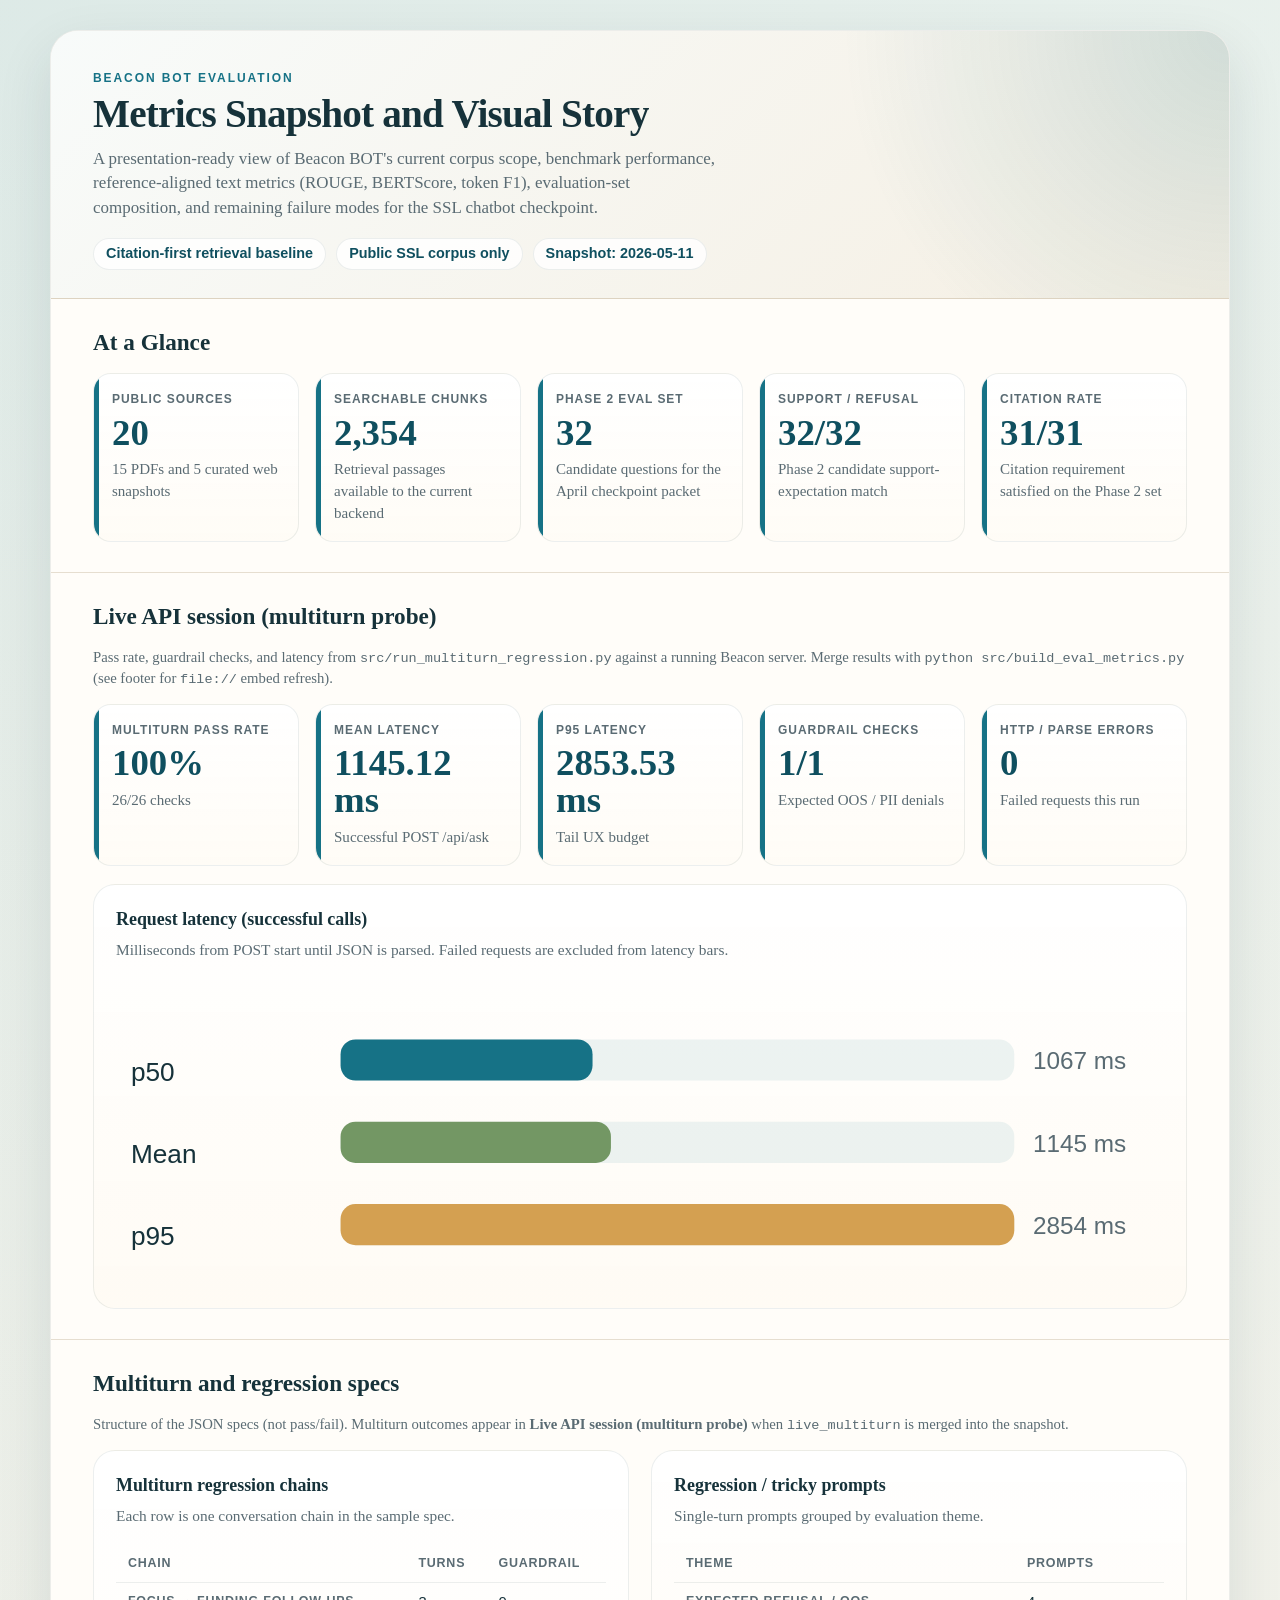
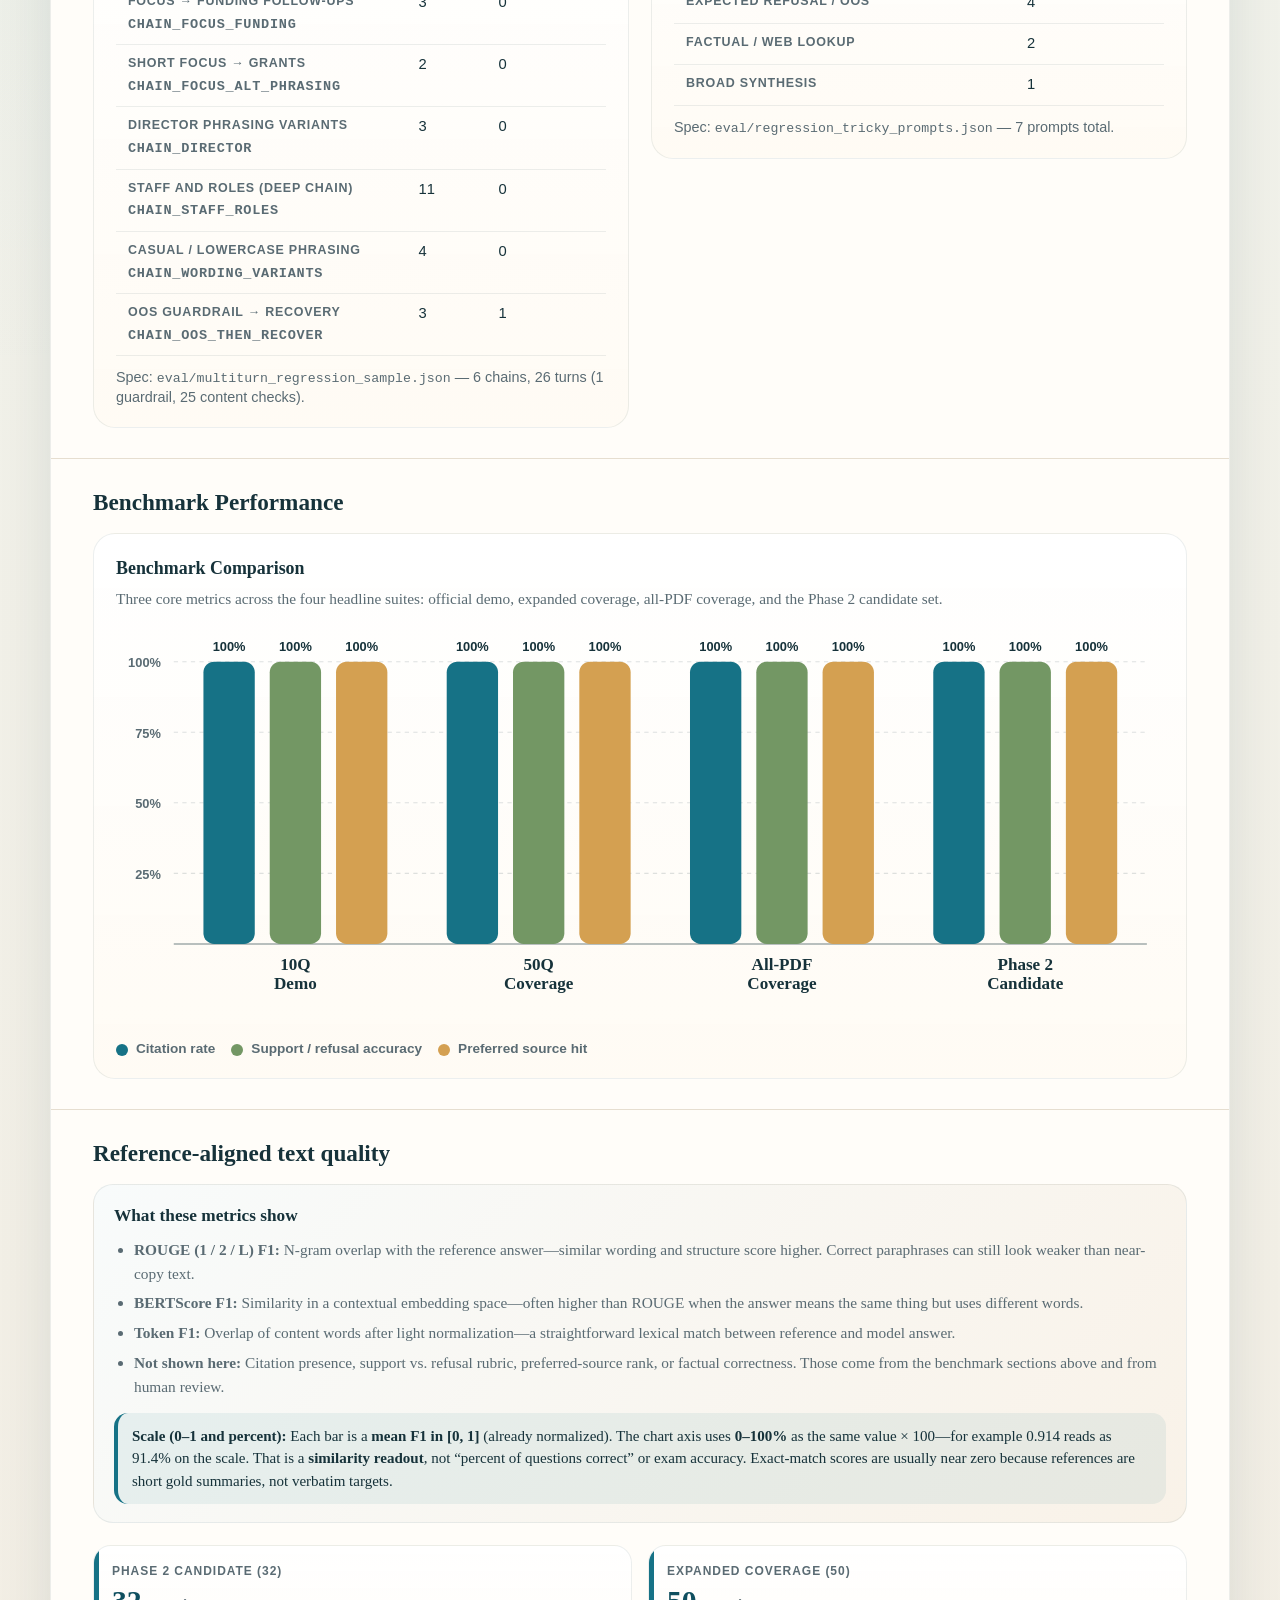
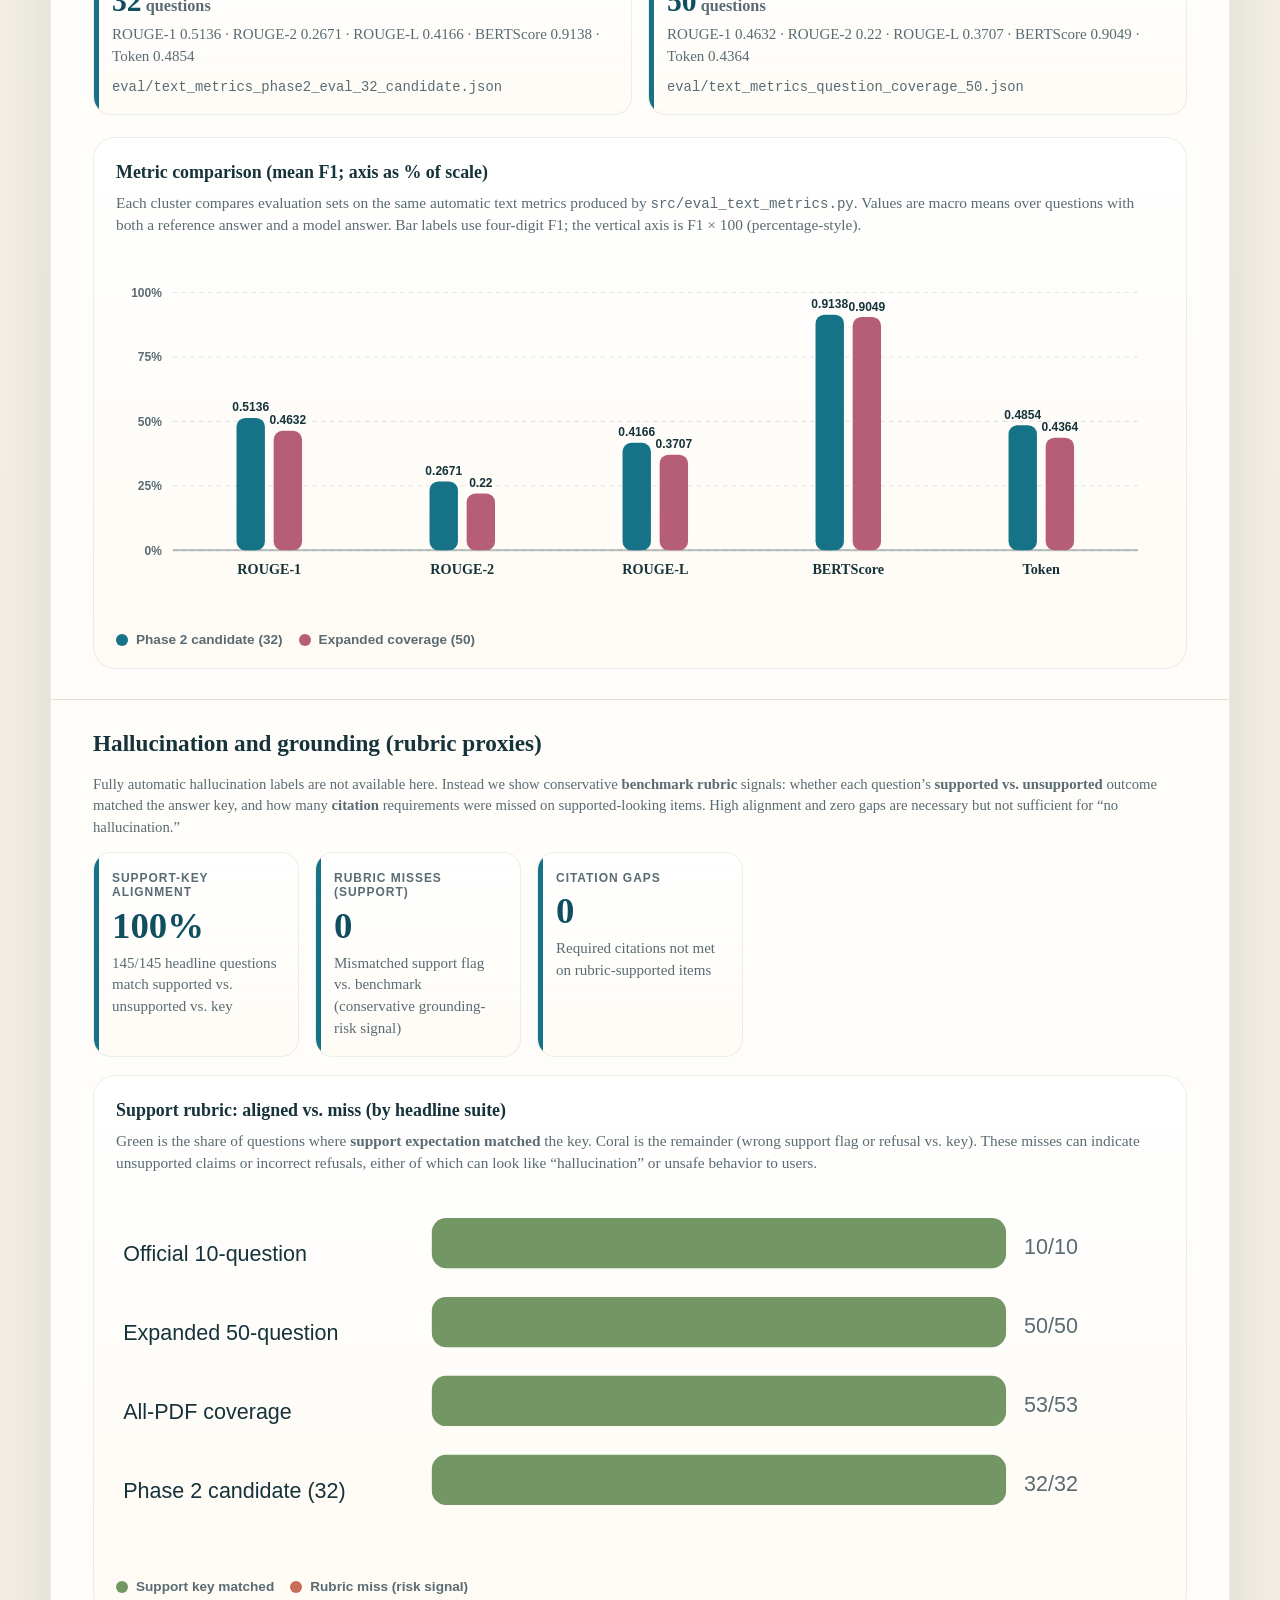
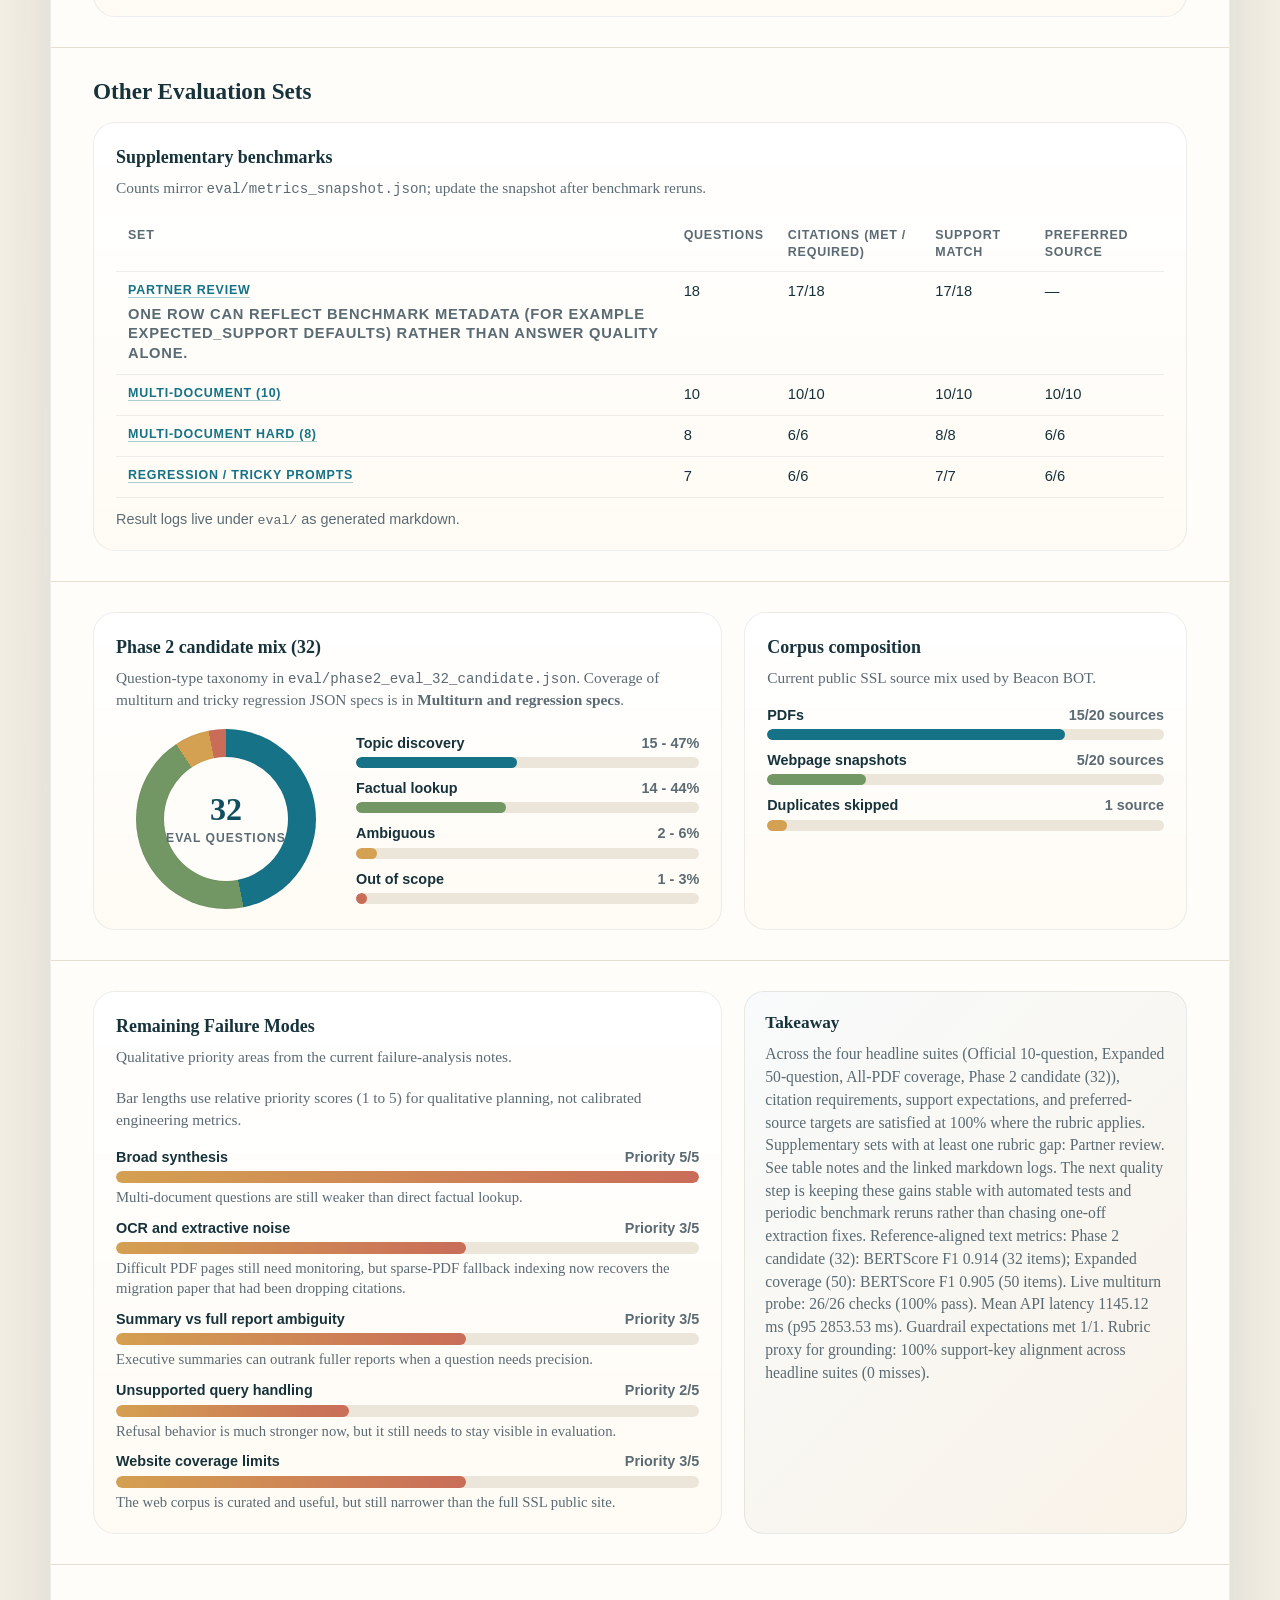
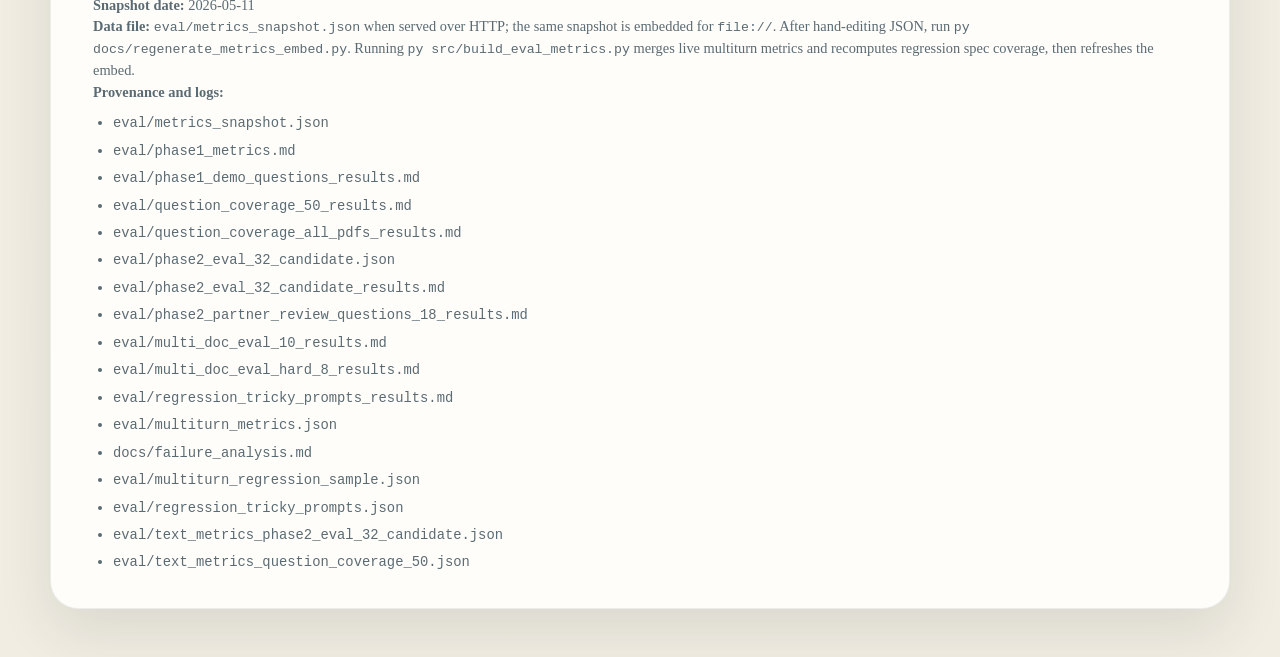
<file: docs/metrics_visuals.html>
<!DOCTYPE html>
<html lang="en">
<head>
  <meta charset="utf-8" />
  <meta name="viewport" content="width=device-width, initial-scale=1" />
  <title>Beacon BOT Evaluation Visuals</title>
  <style>
    :root {
      --bg: #f3eee4;
      --paper: #fffdf9;
      --ink: #16323a;
      --muted: #5a6b73;
      --line: #ddd3c1;
      --deep: #0f4f5f;
      --teal: #167286;
      --teal-soft: #dceef2;
      --green: #739764;
      --gold: #d4a051;
      --coral: #c96d59;
      --rose: #b65e78;
      --shadow: 0 22px 56px rgba(22, 50, 58, 0.11);
      --benchmark-plot-height: 190px;
      --benchmark-top-label: 26px;
      --benchmark-x-label: 42px;
    }

    * {
      box-sizing: border-box;
    }

    body {
      margin: 0;
      background:
        radial-gradient(circle at top left, rgba(22, 114, 134, 0.08), transparent 28%),
        linear-gradient(180deg, #eef4ef 0%, var(--bg) 50%, #f2ede2 100%);
      color: var(--ink);
      font-family: Georgia, "Times New Roman", serif;
      line-height: 1.45;
      padding: 30px 18px 48px;
    }

    .page {
      max-width: 1180px;
      margin: 0 auto;
      background: var(--paper);
      border: 1px solid rgba(22, 50, 58, 0.08);
      border-radius: 28px;
      box-shadow: var(--shadow);
      overflow-x: auto;
      overflow-y: visible;
    }

    .hero {
      padding: 40px 42px 28px;
      background:
        radial-gradient(circle at top right, rgba(22, 114, 134, 0.16), transparent 32%),
        linear-gradient(135deg, #f8fbfa 0%, #f5efe3 100%);
      border-bottom: 1px solid var(--line);
    }

    .eyebrow {
      margin: 0 0 8px;
      color: var(--teal);
      font: 700 12px/1.2 Arial, Helvetica, sans-serif;
      letter-spacing: 0.16em;
      text-transform: uppercase;
    }

    h1 {
      margin: 0 0 12px;
      font-size: 2.45rem;
      line-height: 1.05;
      letter-spacing: -0.02em;
    }

    .lead {
      margin: 0;
      max-width: 74ch;
      color: var(--muted);
      font-size: 1.06rem;
    }

    .hero-notes {
      margin-top: 18px;
      display: flex;
      flex-wrap: wrap;
      gap: 10px;
    }

    .pill {
      display: inline-flex;
      align-items: center;
      padding: 7px 12px;
      border-radius: 999px;
      background: rgba(255, 255, 255, 0.82);
      border: 1px solid rgba(22, 50, 58, 0.08);
      color: var(--deep);
      font: 600 0.9rem/1.1 Arial, Helvetica, sans-serif;
    }

    .section {
      padding: 30px 42px;
      border-bottom: 1px solid rgba(221, 211, 193, 0.72);
    }

    .section:last-child {
      border-bottom: 0;
    }

    .section-head {
      margin-bottom: 18px;
    }

    h2 {
      margin: 0;
      font-size: 1.45rem;
      line-height: 1.12;
    }

    .scorecards {
      display: grid;
      grid-template-columns: repeat(5, minmax(0, 1fr));
      gap: 16px;
    }

    .scorecard {
      position: relative;
      padding: 18px 18px 16px;
      border: 1px solid rgba(22, 50, 58, 0.08);
      border-radius: 18px;
      background:
        linear-gradient(180deg, rgba(255,255,255,0.94) 0%, rgba(255,252,246,0.98) 100%);
      overflow: hidden;
      break-inside: avoid;
      page-break-inside: avoid;
    }

    .scorecard::before {
      content: "";
      position: absolute;
      inset: 0 auto 0 0;
      width: 5px;
      background: var(--teal);
    }

    .scorecard-label {
      margin: 0 0 8px;
      color: var(--muted);
      font: 700 12px/1.2 Arial, Helvetica, sans-serif;
      letter-spacing: 0.08em;
      text-transform: uppercase;
    }

    .scorecard-value {
      margin: 0;
      font-size: 2.3rem;
      line-height: 1;
      color: var(--deep);
      font-weight: 700;
    }

    .scorecard-sub {
      margin: 8px 0 0;
      color: var(--muted);
      font-size: 0.94rem;
      overflow-wrap: anywhere;
    }

    .grid {
      display: grid;
      grid-template-columns: 1.35fr 0.95fr;
      gap: 22px;
    }

    .coverage-grid {
      display: grid;
      grid-template-columns: 1fr 1fr;
      gap: 22px;
      align-items: start;
    }

    .panel {
      border: 1px solid rgba(22, 50, 58, 0.08);
      border-radius: 22px;
      padding: 22px 22px 20px;
      background: linear-gradient(180deg, rgba(255,255,255,0.96) 0%, rgba(255,251,244,0.98) 100%);
      break-inside: avoid;
      page-break-inside: avoid;
    }

    .panel h3 {
      margin: 0 0 6px;
      font-size: 1.12rem;
    }

    .panel p {
      margin: 0 0 18px;
      color: var(--muted);
      font-size: 0.96rem;
    }

    .benchmark-stage {
      position: relative;
      padding: 8px 0 2px;
      overflow-x: auto;
      overflow-y: visible;
      max-width: 100%;
    }

    .benchmark-svg {
      display: block;
      width: 100%;
      max-width: 100%;
      height: auto;
      overflow: visible;
    }

    .track {
      height: 11px;
      border-radius: 999px;
      background: #ece5d9;
      overflow: hidden;
    }

    .fill {
      height: 100%;
      border-radius: inherit;
    }

    .legend {
      display: flex;
      flex-wrap: wrap;
      gap: 10px 16px;
      margin-top: 18px;
      font: 600 0.85rem/1.2 Arial, Helvetica, sans-serif;
      color: var(--muted);
    }

    .legend-item {
      display: inline-flex;
      align-items: center;
      gap: 8px;
    }

    .swatch {
      width: 12px;
      height: 12px;
      border-radius: 999px;
      flex: 0 0 auto;
    }

    .composition-layout {
      display: grid;
      grid-template-columns: 220px 1fr;
      gap: 20px;
      align-items: center;
    }

    .donut-wrap {
      display: flex;
      align-items: center;
      justify-content: center;
    }

    .donut {
      width: 180px;
      height: 180px;
      border-radius: 50%;
      position: relative;
      box-shadow: inset 0 0 0 1px rgba(22, 50, 58, 0.06);
    }

    .donut::after {
      content: "";
      position: absolute;
      inset: 28px;
      border-radius: 50%;
      background: var(--paper);
      box-shadow: 0 0 0 1px rgba(22, 50, 58, 0.04);
    }

    .donut-center {
      position: absolute;
      inset: 0;
      display: flex;
      flex-direction: column;
      align-items: center;
      justify-content: center;
      z-index: 1;
      text-align: center;
      pointer-events: none;
    }

    .donut-total {
      font-size: 2rem;
      line-height: 1;
      font-weight: 700;
      color: var(--deep);
    }

    .donut-label {
      margin-top: 6px;
      font: 700 0.76rem/1.2 Arial, Helvetica, sans-serif;
      letter-spacing: 0.08em;
      color: var(--muted);
      text-transform: uppercase;
    }

    .stacked-legend,
    .bucket-list {
      display: grid;
      gap: 12px;
    }

    .stack-row,
    .bucket-item,
    .source-row {
      display: grid;
      gap: 5px;
    }

    .stack-head,
    .bucket-head,
    .source-head {
      display: flex;
      justify-content: space-between;
      gap: 12px;
      align-items: baseline;
      font: 600 0.9rem/1.2 Arial, Helvetica, sans-serif;
    }

    .stack-label,
    .bucket-label,
    .source-label {
      color: var(--ink);
    }

    .stack-value,
    .bucket-value,
    .source-value {
      color: var(--muted);
      white-space: nowrap;
    }

    .stack-note,
    .bucket-note {
      color: var(--muted);
      font-size: 0.92rem;
      line-height: 1.35;
    }

    .bucket-track {
      height: 12px;
      border-radius: 999px;
      background: #ece5d9;
      overflow: hidden;
    }

    .bucket-fill {
      height: 100%;
      border-radius: inherit;
      background: linear-gradient(90deg, var(--gold) 0%, var(--coral) 100%);
    }

    .source-grid {
      display: grid;
      gap: 12px;
    }

    .takeaway {
      border: 1px solid rgba(22, 50, 58, 0.08);
      border-radius: 20px;
      padding: 18px 20px;
      background: linear-gradient(135deg, #f8fbfb 0%, #f9f2e8 100%);
      break-inside: avoid;
      page-break-inside: avoid;
    }

    .takeaway h3 {
      margin: 0 0 8px;
      font-size: 1.08rem;
    }

    .takeaway p {
      margin: 0;
      color: var(--muted);
      font-size: 0.98rem;
    }

    .footer {
      color: var(--muted);
      font-size: 0.9rem;
      line-height: 1.5;
    }

    .metrics-table-wrap {
      overflow-x: auto;
      margin-top: 8px;
    }

    .metrics-table {
      width: 100%;
      border-collapse: collapse;
      font: 0.92rem/1.35 Arial, Helvetica, sans-serif;
    }

    .metrics-table th,
    .metrics-table td {
      text-align: left;
      padding: 10px 12px;
      border-bottom: 1px solid rgba(22, 50, 58, 0.08);
      vertical-align: top;
    }

    .metrics-table th {
      color: var(--muted);
      font-weight: 700;
      font-size: 0.78rem;
      letter-spacing: 0.06em;
      text-transform: uppercase;
    }

    .metrics-table td.num {
      font-variant-numeric: tabular-nums;
      white-space: nowrap;
    }

    .metrics-table caption {
      caption-side: bottom;
      padding-top: 12px;
      font-size: 0.9rem;
      color: var(--muted);
      text-align: left;
    }

    .load-error {
      display: none;
      margin: 0 42px 24px;
      padding: 14px 18px;
      border-radius: 16px;
      border: 1px solid rgba(201, 109, 89, 0.45);
      background: rgba(201, 109, 89, 0.08);
      color: var(--deep);
      font: 0.95rem/1.45 Arial, Helvetica, sans-serif;
    }

    .load-error.visible {
      display: block;
    }

    .load-error code {
      font-size: 0.88em;
    }

    .priority-note {
      margin: 0 0 14px;
      font-size: 0.92rem;
      color: var(--muted);
      overflow-wrap: anywhere;
      word-break: break-word;
      max-width: 100%;
    }

    #text-metrics-section .scorecards {
      grid-template-columns: repeat(auto-fit, minmax(260px, 1fr));
    }

    #text-metrics-section .scorecard-value {
      font-size: 1.85rem;
    }

    .text-metrics-guide {
      margin: 0 0 22px;
      padding: 18px 20px;
      border-radius: 20px;
      border: 1px solid rgba(22, 50, 58, 0.08);
      background: linear-gradient(135deg, #f8fbfb 0%, #f9f2e8 100%);
      break-inside: avoid;
      page-break-inside: avoid;
    }

    .text-metrics-guide h3 {
      margin: 0 0 10px;
      font-size: 1.08rem;
    }

    .text-metrics-guide ul {
      margin: 0;
      padding-left: 1.25rem;
      color: var(--muted);
      font-size: 0.96rem;
      line-height: 1.55;
    }

    .text-metrics-guide li + li {
      margin-top: 6px;
    }

    .text-metrics-guide .scale-callout {
      margin: 14px 0 0;
      padding: 12px 14px;
      border-radius: 14px;
      background: rgba(22, 114, 134, 0.08);
      border-left: 4px solid var(--teal);
      font-size: 0.94rem;
      color: var(--ink);
      line-height: 1.5;
    }

    .provenance ul {
      margin: 8px 0 0;
      padding-left: 1.25rem;
      color: var(--muted);
      font-size: 0.94rem;
      line-height: 1.55;
    }

    .provenance li {
      margin-bottom: 4px;
    }

    .metrics-table th a {
      color: var(--teal);
      font-weight: 700;
      text-decoration: none;
      border-bottom: 1px solid rgba(22, 114, 134, 0.35);
    }

    .metrics-table th a:hover {
      color: var(--deep);
      border-bottom-color: rgba(15, 79, 95, 0.5);
    }

    code {
      font-family: Consolas, "Courier New", monospace;
      font-size: 0.92em;
    }

    @media print {
      @page {
        margin: 0.55in;
      }

      body {
        background: #ffffff;
        padding: 0;
        color: #1d3138;
        font-size: 11pt;
      }

      .page {
        max-width: none;
        box-shadow: none;
        border: 0;
        border-radius: 0;
        overflow: visible;
      }

      .hero {
        padding: 0 0 16px;
        background: #ffffff;
        border-bottom: 1px solid #cfd7da;
      }

      .section {
        padding: 18px 0;
        border-bottom: 1px solid #d9dee0;
      }

      .pill {
        background: transparent;
        border: 1px solid #bfcbd0;
        color: #2e4f59;
      }

      h1 {
        font-size: 24pt;
        margin-bottom: 8px;
      }

      .lead {
        max-width: none;
        font-size: 11pt;
      }

      h2 {
        font-size: 15pt;
      }

      .scorecards {
        gap: 10px;
      }

      .scorecard,
      .panel,
      .takeaway {
        background: #ffffff;
        border-color: #d6dddf;
        border-radius: 12px;
      }

      .scorecard {
        padding: 12px 12px 10px;
      }

      .scorecard::before {
        width: 4px;
      }

      .scorecard-value {
        font-size: 20pt;
      }

      .scorecard-sub,
      .panel p,
      .takeaway p,
      .stack-note,
      .bucket-note,
      .footer {
        font-size: 9.5pt;
      }

      .panel {
        padding: 14px 14px 12px;
      }

      .legend {
        margin-top: 12px;
        font-size: 8.5pt;
      }

      .benchmark-stage {
        padding-top: 6px;
      }
    }

    @media (max-width: 1080px) {
      .scorecards {
        grid-template-columns: repeat(3, minmax(0, 1fr));
      }

      .grid {
        grid-template-columns: 1fr;
      }

      .coverage-grid {
        grid-template-columns: 1fr;
      }
    }

    @media (max-width: 760px) {
      body {
        padding: 12px 8px 26px;
      }

      .hero,
      .section {
        padding-left: 18px;
        padding-right: 18px;
      }

      .scorecards {
        grid-template-columns: 1fr 1fr;
      }

      .composition-layout {
        grid-template-columns: 1fr;
      }
    }

    @media (max-width: 560px) {
      .scorecards {
        grid-template-columns: 1fr;
      }

      h1 {
        font-size: 2rem;
      }

      .benchmark-stage {
        padding-top: 0;
      }
    }
  </style>
</head>
<body>
  <main class="page">
    <div class="load-error" id="metrics-load-error" role="alert"></div>
    <section class="hero">
      <p class="eyebrow">Beacon BOT Evaluation</p>
      <h1>Metrics Snapshot and Visual Story</h1>
      <p class="lead">
        A presentation-ready view of Beacon BOT's current corpus scope, benchmark performance,
        reference-aligned text metrics (ROUGE, BERTScore, token F1), evaluation-set composition,
        and remaining failure modes for the SSL chatbot checkpoint.
      </p>
      <div class="hero-notes">
        <span class="pill">Citation-first retrieval baseline</span>
        <span class="pill">Public SSL corpus only</span>
        <span class="pill" id="snapshot-pill">Snapshot: loading…</span>
      </div>
    </section>

    <section class="section">
      <div class="section-head">
        <h2>At a Glance</h2>
      </div>
      <div class="scorecards" id="scorecards"></div>
    </section>

    <section class="section" id="live-multiturn-section" style="display: none">
      <div class="section-head">
        <h2>Live API session (multiturn probe)</h2>
      </div>
      <p class="priority-note">
        Pass rate, guardrail checks, and latency from <code>src/run_multiturn_regression.py</code> against a running Beacon
        server. Merge results with <code>python src/build_eval_metrics.py</code> (see footer for <code>file://</code> embed refresh).
      </p>
      <div class="scorecards" id="live-multiturn-scorecards"></div>
      <div class="panel" id="live-latency-panel" style="margin-top: 18px">
        <h3>Request latency (successful calls)</h3>
        <p>Milliseconds from POST start until JSON is parsed. Failed requests are excluded from latency bars.</p>
        <div class="benchmark-stage">
          <svg
            id="latency-chart"
            class="benchmark-svg"
            width="560"
            height="160"
            viewBox="0 0 560 160"
            overflow="visible"
            role="img"
            aria-label="Latency bars for p50 mean and p95"
          ></svg>
        </div>
      </div>
    </section>

    <section class="section" id="regression-coverage-section" style="display: none">
      <div class="section-head">
        <h2>Multiturn and regression specs</h2>
      </div>
      <p class="priority-note">
        Structure of the JSON specs (not pass/fail). Multiturn outcomes appear in <strong>Live API session (multiturn probe)</strong> when
        <code>live_multiturn</code> is merged into the snapshot.
      </p>
      <div class="coverage-grid" id="regression-coverage-root"></div>
    </section>

    <section class="section">
      <div class="section-head">
        <h2>Benchmark Performance</h2>
      </div>
      <div class="panel">
        <h3>Benchmark Comparison</h3>
        <p>Three core metrics across the four headline suites: official demo, expanded coverage, all-PDF coverage, and the Phase 2 candidate set.</p>
        <div class="benchmark-stage">
          <svg
            id="benchmark-chart"
            class="benchmark-svg"
            width="980"
            height="360"
            viewBox="0 0 980 360"
            overflow="visible"
            role="img"
            aria-label="Benchmark comparison chart"
          ></svg>
        </div>
        <div class="legend">
          <span class="legend-item"><span class="swatch" style="background: var(--teal)"></span>Citation rate</span>
          <span class="legend-item"><span class="swatch" style="background: var(--green)"></span>Support / refusal accuracy</span>
          <span class="legend-item"><span class="swatch" style="background: var(--gold)"></span>Preferred source hit</span>
        </div>
      </div>
    </section>

    <section class="section" id="text-metrics-section" style="display: none">
      <div class="section-head">
        <h2>Reference-aligned text quality</h2>
      </div>
      <p class="priority-note" id="text-metrics-note"></p>
      <div class="text-metrics-guide">
        <h3>What these metrics show</h3>
        <ul>
          <li>
            <strong>ROUGE (1 / 2 / L) F1:</strong> N-gram overlap with the reference answer—similar wording and structure score higher.
            Correct paraphrases can still look weaker than near-copy text.
          </li>
          <li>
            <strong>BERTScore F1:</strong> Similarity in a contextual embedding space—often higher than ROUGE when the answer means the same thing
            but uses different words.
          </li>
          <li>
            <strong>Token F1:</strong> Overlap of content words after light normalization—a straightforward lexical match between reference and model answer.
          </li>
          <li>
            <strong>Not shown here:</strong> Citation presence, support vs. refusal rubric, preferred-source rank, or factual correctness. Those come from
            the benchmark sections above and from human review.
          </li>
        </ul>
        <p class="scale-callout">
          <strong>Scale (0–1 and percent):</strong> Each bar is a <strong>mean F1 in [0, 1]</strong> (already normalized). The chart axis uses
          <strong>0–100%</strong> as the same value × 100—for example 0.914 reads as 91.4% on the scale. That is a <strong>similarity readout</strong>, not
          “percent of questions correct” or exam accuracy. Exact-match scores are usually near zero because references are short gold summaries, not
          verbatim targets.
        </p>
      </div>
      <div class="scorecards" id="text-metrics-scorecards"></div>
      <div class="panel" style="margin-top: 22px">
        <h3>Metric comparison (mean F1; axis as % of scale)</h3>
        <p>
          Each cluster compares evaluation sets on the same automatic text metrics produced by
          <code>src/eval_text_metrics.py</code>. Values are macro means over questions with both a reference answer and a model answer. Bar labels use
          four-digit F1; the vertical axis is F1 × 100 (percentage-style).
        </p>
        <div class="benchmark-stage">
          <svg
            id="text-metrics-chart"
            class="benchmark-svg"
            width="960"
            height="320"
            viewBox="0 0 960 320"
            overflow="visible"
            role="img"
            aria-label="Text metrics comparison chart"
          ></svg>
        </div>
        <div class="legend" id="text-metrics-legend"></div>
      </div>
    </section>

    <section class="section" id="hallucination-proxy-section">
      <div class="section-head">
        <h2>Hallucination and grounding (rubric proxies)</h2>
      </div>
      <p class="priority-note">
        Fully automatic hallucination labels are not available here. Instead we show conservative <strong>benchmark rubric</strong> signals:
        whether each question’s <strong>supported vs. unsupported</strong> outcome matched the answer key, and how many <strong>citation</strong>
        requirements were missed on supported-looking items. High alignment and zero gaps are necessary but not sufficient for “no
        hallucination.”
      </p>
      <div class="scorecards" id="hallucination-scorecards"></div>
      <div class="panel" style="margin-top: 18px">
        <h3>Support rubric: aligned vs. miss (by headline suite)</h3>
        <p>
          Green is the share of questions where <strong>support expectation matched</strong> the key. Coral is the remainder (wrong
          support flag or refusal vs. key). These misses can indicate unsupported claims or incorrect refusals, either of which can look
          like “hallucination” or unsafe behavior to users.
        </p>
        <div class="benchmark-stage">
          <svg
            id="hallucination-chart"
            class="benchmark-svg"
            width="720"
            height="220"
            viewBox="0 0 720 220"
            overflow="visible"
            role="img"
            aria-label="Support alignment versus rubric misses by benchmark"
          ></svg>
        </div>
        <div class="legend">
          <span class="legend-item"><span class="swatch" style="background: var(--green)"></span>Support key matched</span>
          <span class="legend-item"><span class="swatch" style="background: var(--coral)"></span>Rubric miss (risk signal)</span>
        </div>
      </div>
    </section>

    <section class="section" id="other-eval-section">
      <div class="section-head">
        <h2>Other Evaluation Sets</h2>
      </div>
      <div class="panel">
        <h3>Supplementary benchmarks</h3>
        <p>Counts mirror <code>eval/metrics_snapshot.json</code>; update the snapshot after benchmark reruns.</p>
        <div class="metrics-table-wrap">
          <table class="metrics-table" id="other-eval-table" aria-describedby="other-eval-caption">
            <caption id="other-eval-caption">Result logs live under <code>eval/</code> as generated markdown.</caption>
            <thead>
              <tr>
                <th scope="col">Set</th>
                <th scope="col">Questions</th>
                <th scope="col">Citations (met / required)</th>
                <th scope="col">Support match</th>
                <th scope="col">Preferred source</th>
              </tr>
            </thead>
            <tbody id="other-eval-tbody"></tbody>
          </table>
        </div>
      </div>
    </section>

    <section class="section">
      <div class="grid">
        <section class="panel">
          <h3>Phase 2 candidate mix (32)</h3>
          <p>Question-type taxonomy in <code>eval/phase2_eval_32_candidate.json</code>. Coverage of multiturn and tricky regression JSON specs is in <strong>Multiturn and regression specs</strong>.</p>
          <div class="composition-layout">
            <div class="donut-wrap">
              <div class="donut" id="question-donut">
                <div class="donut-center">
                  <div class="donut-total" id="donut-total">32</div>
                  <div class="donut-label">Eval Questions</div>
                </div>
              </div>
            </div>
            <div class="stacked-legend" id="question-breakdown"></div>
          </div>
        </section>

        <section class="panel">
          <h3>Corpus composition</h3>
          <p>Current public SSL source mix used by Beacon BOT.</p>
          <div class="source-grid" id="corpus-breakdown"></div>
        </section>
      </div>
    </section>

    <section class="section">
      <div class="grid">
        <section class="panel">
          <h3>Remaining Failure Modes</h3>
          <p>Qualitative priority areas from the current failure-analysis notes.</p>
          <p class="priority-note" id="failure-score-note"></p>
          <div class="bucket-list" id="failure-buckets"></div>
        </section>

        <section class="takeaway">
          <h3>Takeaway</h3>
          <p id="takeaway-text"></p>
        </section>
      </div>
    </section>

    <section class="section footer">
      <strong>Snapshot date:</strong> <span id="snapshot-date"></span><br />
      <strong>Data file:</strong> <code>eval/metrics_snapshot.json</code> when served over HTTP; the same snapshot is embedded for <code>file://</code>. After hand-editing JSON, run <code>py docs/regenerate_metrics_embed.py</code>. Running <code>py src/build_eval_metrics.py</code> merges live multiturn metrics and recomputes regression spec coverage, then refreshes the embed.<br />
      <div class="provenance" id="provenance-block">
        <strong>Provenance and logs:</strong>
        <ul id="provenance-list"></ul>
      </div>
    </section>
  </main>

  <!-- Offline fallback (file:// cannot fetch JSON). Mirror eval/metrics_snapshot.json; run py docs/regenerate_metrics_embed.py after editing that file. -->
  <script type="application/json" id="metrics-embedded">{"snapshot_date":"2026-05-11","corpus":{"total_sources":20,"pdfs":15,"webpage_snapshots":5,"duplicates_skipped":1,"searchable_chunks":2354},"benchmarks":[{"id":"phase1_demo","label":"Official 10-question","total_questions":10,"expected_supported":10,"expected_unsupported":0,"answers_marked_supported":10,"citation_requirement_satisfied":10,"citation_required_total":10,"support_expectation_matched":10,"preferred_source_hit":10,"preferred_source_applicable_total":10},{"id":"coverage_50","label":"Expanded 50-question","total_questions":50,"expected_supported":49,"expected_unsupported":1,"answers_marked_supported":49,"citation_requirement_satisfied":49,"citation_required_total":49,"support_expectation_matched":50,"preferred_source_hit":50,"preferred_source_applicable_total":50},{"id":"all_pdfs","label":"All-PDF coverage","total_questions":53,"expected_supported":52,"expected_unsupported":1,"answers_marked_supported":52,"citation_requirement_satisfied":52,"citation_required_total":52,"support_expectation_matched":53,"preferred_source_hit":53,"preferred_source_applicable_total":53},{"id":"phase2_candidate","label":"Phase 2 candidate (32)","total_questions":32,"expected_supported":31,"expected_unsupported":1,"answers_marked_supported":31,"citation_requirement_satisfied":31,"citation_required_total":31,"support_expectation_matched":32,"preferred_source_hit":31,"preferred_source_applicable_total":31}],"other_eval_sets":[{"label":"Partner review","results_path":"eval/phase2_partner_review_questions_18_results.md","total_questions":18,"citation_requirement_satisfied":17,"citation_required_total":18,"support_expectation_matched":17,"support_total":18,"preferred_source_hit":null,"preferred_source_applicable_total":null,"note":"One row can reflect benchmark metadata (for example expected_support defaults) rather than answer quality alone."},{"label":"Multi-document (10)","results_path":"eval/multi_doc_eval_10_results.md","total_questions":10,"citation_requirement_satisfied":10,"citation_required_total":10,"support_expectation_matched":10,"support_total":10,"preferred_source_hit":10,"preferred_source_applicable_total":10},{"label":"Multi-document hard (8)","results_path":"eval/multi_doc_eval_hard_8_results.md","total_questions":8,"citation_requirement_satisfied":6,"citation_required_total":6,"support_expectation_matched":8,"support_total":8,"preferred_source_hit":6,"preferred_source_applicable_total":6},{"label":"Regression / tricky prompts","results_path":"eval/regression_tricky_prompts_results.md","total_questions":7,"citation_requirement_satisfied":6,"citation_required_total":6,"support_expectation_matched":7,"support_total":7,"preferred_source_hit":6,"preferred_source_applicable_total":6}],"phase2_question_type_counts":[{"label":"Topic discovery","count":15},{"label":"Factual lookup","count":14},{"label":"Ambiguous","count":2},{"label":"Out of scope","count":1}],"failure_buckets":[{"label":"Broad synthesis","score":5,"note":"Multi-document questions are still weaker than direct factual lookup."},{"label":"OCR and extractive noise","score":3,"note":"Difficult PDF pages still need monitoring, but sparse-PDF fallback indexing now recovers the migration paper that had been dropping citations."},{"label":"Summary vs full report ambiguity","score":3,"note":"Executive summaries can outrank fuller reports when a question needs precision."},{"label":"Unsupported query handling","score":2,"note":"Refusal behavior is much stronger now, but it still needs to stay visible in evaluation."},{"label":"Website coverage limits","score":3,"note":"The web corpus is curated and useful, but still narrower than the full SSL public site."}],"failure_score_note":"Bar lengths use relative priority scores (1 to 5) for qualitative planning, not calibrated engineering metrics.","takeaway_closing":"The next quality step is keeping these gains stable with automated tests and periodic benchmark reruns rather than chasing one-off extraction fixes.","live_multiturn":{"generated_at":"2026-05-13T16:52:20Z","base_url":"http://127.0.0.1:8765","input":"eval/multiturn_regression_sample.json","results_md":"eval/multiturn_regression_results.md","total_checks":26,"passed":26,"failed":0,"pass_rate":1.0,"elapsed_sec":29.77,"latency_ms":{"mean":1145.12,"p50":1067.25,"p95":2853.53,"min":4.31,"max":5100.07},"latency_sample_count":26,"guardrail_turns":1,"guardrail_passed":1,"http_errors":0,"notes":"Latency is round-trip POST /api/ask until JSON parse succeeds; excludes failed requests."},"text_metrics":{"runs":[{"id":"phase2_eval_32_candidate","label":"Phase 2 candidate (32)","metrics_json":"eval/text_metrics_phase2_eval_32_candidate.json","summary":{"count":32,"rouge1_f1":0.5136,"rouge2_f1":0.2671,"rougeL_f1":0.4166,"bertscore_f1":0.9138,"exact_match":0.0,"token_f1":0.4854}},{"id":"question_coverage_50","label":"Expanded coverage (50)","metrics_json":"eval/text_metrics_question_coverage_50.json","summary":{"count":50,"rouge1_f1":0.4632,"rouge2_f1":0.22,"rougeL_f1":0.3707,"bertscore_f1":0.9049,"exact_match":0.0,"token_f1":0.4364}}]},"sources":["eval/metrics_snapshot.json","eval/phase1_metrics.md","eval/phase1_demo_questions_results.md","eval/question_coverage_50_results.md","eval/question_coverage_all_pdfs_results.md","eval/phase2_eval_32_candidate.json","eval/phase2_eval_32_candidate_results.md","eval/phase2_partner_review_questions_18_results.md","eval/multi_doc_eval_10_results.md","eval/multi_doc_eval_hard_8_results.md","eval/regression_tricky_prompts_results.md","eval/multiturn_metrics.json","docs/failure_analysis.md","eval/multiturn_regression_sample.json","eval/regression_tricky_prompts.json","eval/text_metrics_phase2_eval_32_candidate.json","eval/text_metrics_question_coverage_50.json"],"regression_coverage":{"multiturn_spec":"eval/multiturn_regression_sample.json","multiturn":{"chains":[{"id":"chain_focus_funding","label":"Focus \u2192 funding follow-ups","turns":3,"guardrail_turns":0},{"id":"chain_focus_alt_phrasing","label":"Short focus \u2192 grants","turns":2,"guardrail_turns":0},{"id":"chain_director","label":"Director phrasing variants","turns":3,"guardrail_turns":0},{"id":"chain_staff_roles","label":"Staff and roles (deep chain)","turns":11,"guardrail_turns":0},{"id":"chain_wording_variants","label":"Casual / lowercase phrasing","turns":4,"guardrail_turns":0},{"id":"chain_oos_then_recover","label":"OOS guardrail \u2192 recovery","turns":3,"guardrail_turns":1}],"totals":{"chains":6,"turns":26,"guardrail_turns":1,"content_checks":25}},"tricky_prompts_spec":"eval/regression_tricky_prompts.json","tricky_prompts":{"total":7,"by_bucket":[{"label":"Expected refusal / OOS","count":4},{"label":"Factual / web lookup","count":2},{"label":"Broad synthesis","count":1}]}}}</script>

  <script>
    let metrics = null;

    async function loadMetricsSnapshot() {
      const bases = [
        new URL("../eval/metrics_snapshot.json", window.location.href),
        new URL("eval/metrics_snapshot.json", window.location.href)
      ];
      for (const url of bases) {
        try {
          const response = await fetch(url.href);
          if (response.ok) {
            return await response.json();
          }
        } catch (err) {
          /* try next */
        }
      }
      const embedded = document.getElementById("metrics-embedded");
      if (embedded) {
        const raw = embedded.textContent.trim();
        if (raw) {
          try {
            return JSON.parse(raw);
          } catch (parseErr) {
            throw new Error("Embedded metrics JSON is invalid: " + parseErr.message);
          }
        }
      }
      throw new Error("metrics_snapshot.json was not reachable and no embedded snapshot was available");
    }

    function showLoadError(err) {
      const pill = document.getElementById("snapshot-pill");
      if (pill) pill.textContent = "Snapshot: not loaded";
      const banner = document.getElementById("metrics-load-error");
      banner.classList.add("visible");
      banner.innerHTML =
        "<strong>Could not load metrics data.</strong> The embedded snapshot and <code>fetch</code> to <code>eval/metrics_snapshot.json</code> both failed. " +
        "Confirm <code>docs/metrics_visuals.html</code> still contains the <code>id=\"metrics-embedded\"</code> block, or serve from the repo root " +
        "(<code>py -m http.server</code> or <code>py src/serve_ui.py</code>) so JSON can load live. " +
        `<span style="display:block;margin-top:8px;font-size:0.9em;">(${String(err && err.message ? err.message : err)})</span>`;
    }

    function pctValue(numerator, denominator) {
      if (!denominator) return 0;
      return (numerator / denominator) * 100;
    }

    function buildTakeaway(data) {
      const bench = data.benchmarks || [];
      const names = bench.map((b) => b.label).join(", ");
      const headlineAllGood = bench.every((b) => {
        const c = pctValue(b.citation_requirement_satisfied, b.citation_required_total) >= 99.5;
        const s = pctValue(b.support_expectation_matched, b.total_questions) >= 99.5;
        const t = b.preferred_source_applicable_total;
        const p = !t || pctValue(b.preferred_source_hit, t) >= 99.5;
        return c && s && p;
      });

      let text = headlineAllGood
        ? `Across the four headline suites (${names}), citation requirements, support expectations, and preferred-source targets are satisfied at 100% where the rubric applies.`
        : `Headline suites (${names}) are strong overall; scan the chart above for any bar below 100% and read the corresponding results log for detail.`;

      const other = data.other_eval_sets || [];
      const imperfect = other.filter((row) => {
        const cr = row.citation_required_total;
        const cs = row.citation_requirement_satisfied;
        const st = row.support_total;
        const sm = row.support_expectation_matched;
        const citGap = cr && typeof cs === "number" && cs < cr;
        const supGap = st && typeof sm === "number" && sm < st;
        const ph = row.preferred_source_hit;
        const pa = row.preferred_source_applicable_total;
        const prefGap = pa && typeof ph === "number" && ph < pa;
        return citGap || supGap || prefGap;
      });

      if (imperfect.length) {
        text +=
          " Supplementary sets with at least one rubric gap: " +
          imperfect.map((r) => r.label).join(", ") +
          ". See table notes and the linked markdown logs.";
      } else if (other.length) {
        text += " Supplementary evaluation sets in the table below align with the headline story for the current snapshot.";
      }

      if (data.takeaway_closing) {
        text += " " + data.takeaway_closing;
      }

      const tm = data.text_metrics;
      const tmRuns = tm && Array.isArray(tm.runs) ? tm.runs : [];
      if (tmRuns.length) {
        const bits = tmRuns
          .map((r) => {
            const s = r.summary || {};
            const n = s.count;
            const b = typeof s.bertscore_f1 === "number" ? Math.round(s.bertscore_f1 * 1000) / 1000 : null;
            return b != null ? `${r.label}: BERTScore F1 ${b} (${n} items)` : r.label;
          })
          .join("; ");
        text += ` Reference-aligned text metrics: ${bits}.`;
      }

      const live = data.live_multiturn;
      if (live && typeof live.total_checks === "number" && live.total_checks > 0) {
        const pr = Math.round((live.pass_rate || 0) * 1000) / 10;
        const lat = live.latency_ms || {};
        text += ` Live multiturn probe: ${live.passed}/${live.total_checks} checks (${pr}% pass).`;
        if (live.latency_sample_count > 0 && typeof lat.mean === "number") {
          text += ` Mean API latency ${lat.mean} ms (p95 ${lat.p95} ms).`;
        }
        if (live.guardrail_turns > 0) {
          text += ` Guardrail expectations met ${live.guardrail_passed}/${live.guardrail_turns}.`;
        }
      }

      let supTot = 0;
      let supMiss = 0;
      let citGap = 0;
      bench.forEach((b) => {
        const t = b.total_questions || 0;
        const m = b.support_expectation_matched || 0;
        supTot += t;
        supMiss += Math.max(0, t - m);
        const cr = b.citation_required_total || 0;
        const cs = b.citation_requirement_satisfied || 0;
        if (cr > 0) citGap += Math.max(0, cr - cs);
      });
      if (supTot > 0) {
        const align = Math.round(((supTot - supMiss) / supTot) * 1000) / 10;
        text += ` Rubric proxy for grounding: ${align}% support-key alignment across headline suites (${supMiss} miss${supMiss === 1 ? "" : "es"}).`;
        if (citGap > 0) {
          text += ` Citation requirement gaps on supported items: ${citGap}.`;
        }
      }

      return text;
    }

    function renderOtherEvalTable(data) {
      const section = document.getElementById("other-eval-section");
      const tbody = document.getElementById("other-eval-tbody");
      const rows = data.other_eval_sets || [];
      if (!section || !tbody) return;
      if (!rows.length) {
        section.style.display = "none";
        return;
      }
      section.style.display = "";
      tbody.innerHTML = "";
      rows.forEach((row) => {
        const tr = document.createElement("tr");
        const th = document.createElement("th");
        th.scope = "row";
        const path = row.results_path || "";
        if (path) {
          const link = document.createElement("a");
          link.href = new URL("../" + path.replace(/\\/g, "/"), window.location.href).href;
          link.textContent = row.label;
          th.appendChild(link);
        } else {
          th.textContent = row.label;
        }
        if (row.note) {
          const aside = document.createElement("div");
          aside.className = "bucket-note";
          aside.style.marginTop = "6px";
          aside.textContent = row.note;
          th.appendChild(aside);
        }
        const tdN = document.createElement("td");
        tdN.className = "num";
        tdN.textContent = String(row.total_questions);
        const tdC = document.createElement("td");
        tdC.className = "num";
        tdC.textContent = `${row.citation_requirement_satisfied}/${row.citation_required_total}`;
        const tdS = document.createElement("td");
        tdS.className = "num";
        tdS.textContent = `${row.support_expectation_matched}/${row.support_total}`;
        const tdP = document.createElement("td");
        tdP.className = "num";
        tdP.textContent =
          row.preferred_source_applicable_total == null
            ? "—"
            : `${row.preferred_source_hit}/${row.preferred_source_applicable_total}`;
        tr.appendChild(th);
        tr.appendChild(tdN);
        tr.appendChild(tdC);
        tr.appendChild(tdS);
        tr.appendChild(tdP);
        tbody.appendChild(tr);
      });
    }

    function renderProvenance(data) {
      const list = document.getElementById("provenance-list");
      if (!list) return;
      list.innerHTML = "";
      (data.sources || []).forEach((src) => {
        const li = document.createElement("li");
        const code = document.createElement("code");
        code.textContent = src;
        li.appendChild(code);
        list.appendChild(li);
      });
    }

    function clearDynamicSections() {
      [
        "scorecards",
        "live-multiturn-scorecards",
        "hallucination-scorecards",
        "question-breakdown",
        "corpus-breakdown",
        "regression-coverage-root",
        "failure-buckets",
        "other-eval-tbody",
        "text-metrics-scorecards",
        "text-metrics-legend"
      ].forEach((id) => {
        const el = document.getElementById(id);
        if (el) el.innerHTML = "";
      });
      const noteTm = document.getElementById("text-metrics-note");
      if (noteTm) noteTm.textContent = "";
      const latSvg = document.getElementById("latency-chart");
      if (latSvg) latSvg.innerHTML = "";
      const hallSvg = document.getElementById("hallucination-chart");
      if (hallSvg) hallSvg.innerHTML = "";
      const tmSvg = document.getElementById("text-metrics-chart");
      if (tmSvg) tmSvg.innerHTML = "";
    }

    function renderAll(data) {
      metrics = data;
      clearDynamicSections();
      renderScorecards();
      renderLiveMultiturn(data);
      renderBenchmarkChart();
      renderTextMetrics(data);
      renderHallucinationProxies(data);
      renderQuestionDonut();
      renderCorpusBreakdown();
      renderRegressionCoverage(data);
      renderFailureBuckets();
      renderOtherEvalTable(data);
      renderProvenance(data);
      renderFooterAndTakeaway(data);
    }

    async function bootstrap() {
      try {
        const data = await loadMetricsSnapshot();
        document.getElementById("metrics-load-error").classList.remove("visible");
        renderAll(data);
      } catch (err) {
        showLoadError(err);
      }
    }

    const colorFallbacks = {
      "--teal": "#167286",
      "--green": "#739764",
      "--gold": "#d4a051",
      "--coral": "#c96d59",
      "--rose": "#b65e78"
    };

    function getCSS(name) {
      const raw = getComputedStyle(document.documentElement).getPropertyValue(name).trim();
      if (raw) return raw;
      return colorFallbacks[name] || "";
    }

    const colors = {
      teal: getCSS("--teal"),
      green: getCSS("--green"),
      gold: getCSS("--gold"),
      coral: getCSS("--coral"),
      rose: getCSS("--rose")
    };

    function pct(numerator, denominator) {
      if (!denominator) return 0;
      return (numerator / denominator) * 100;
    }

    function formatPct(value) {
      return `${Math.round(value)}%`;
    }

    function makeTrack(width, color) {
      const track = document.createElement("div");
      track.className = "track";
      const fill = document.createElement("div");
      fill.className = "fill";
      fill.style.width = `${Math.max(0, Math.min(100, width))}%`;
      fill.style.background = color;
      track.appendChild(fill);
      return track;
    }

    function renderLiveMultiturn(data) {
      const section = document.getElementById("live-multiturn-section");
      const cardsRoot = document.getElementById("live-multiturn-scorecards");
      const svg = document.getElementById("latency-chart");
      if (!section || !cardsRoot || !svg) return;
      const lm = data.live_multiturn;
      if (!lm || typeof lm.total_checks !== "number" || lm.total_checks < 1) {
        section.style.display = "none";
        return;
      }
      section.style.display = "";
      const latPanel = document.getElementById("live-latency-panel");
      if (latPanel) {
        latPanel.style.display = (lm.latency_sample_count || 0) > 0 ? "" : "none";
      }
      const pr = Math.round((lm.pass_rate || 0) * 1000) / 10;
      const lat = lm.latency_ms || {};
      const cardSpecs = [
        { label: "Multiturn pass rate", value: `${pr}%`, note: `${lm.passed}/${lm.total_checks} checks` },
        { label: "Mean latency", value: `${lat.mean ?? 0} ms`, note: "Successful POST /api/ask" },
        { label: "P95 latency", value: `${lat.p95 ?? 0} ms`, note: "Tail UX budget" },
        {
          label: "Guardrail checks",
          value: (lm.guardrail_turns || 0) === 0 ? "—" : `${lm.guardrail_passed ?? 0}/${lm.guardrail_turns ?? 0}`,
          note: (lm.guardrail_turns || 0) === 0 ? "No guardrail-only turns in this spec" : "Expected OOS / PII denials"
        },
        { label: "HTTP / parse errors", value: String(lm.http_errors ?? 0), note: "Failed requests this run" }
      ];
      cardSpecs.forEach((card) => {
        const node = document.createElement("article");
        node.className = "scorecard";
        node.innerHTML = `
          <p class="scorecard-label">${card.label}</p>
          <p class="scorecard-value">${card.value}</p>
          <p class="scorecard-sub">${card.note}</p>
        `;
        cardsRoot.appendChild(node);
      });

      const NS = "http://www.w3.org/2000/svg";
      svg.innerHTML = "";
      if ((lm.latency_sample_count || 0) < 1) {
        return;
      }
      const p50 = Number(lat.p50) || 0;
      const mean = Number(lat.mean) || 0;
      const p95 = Number(lat.p95) || 0;
      const maxVal = Math.max(p50, mean, p95, 1);
      const barW = 360;
      const left = 120;
      const rows = [
        { label: "p50", val: p50, color: colors.teal },
        { label: "Mean", val: mean, color: colors.green },
        { label: "p95", val: p95, color: colors.gold }
      ];
      rows.forEach((row, i) => {
        const y = 28 + i * 44;
        const text = document.createElementNS(NS, "text");
        text.setAttribute("x", "8");
        text.setAttribute("y", String(y + 22));
        text.setAttribute("fill", "var(--ink)");
        text.setAttribute("font-size", "14");
        text.setAttribute("font-family", "Arial, Helvetica, sans-serif");
        text.textContent = row.label;
        svg.appendChild(text);
        const track = document.createElementNS(NS, "rect");
        track.setAttribute("x", String(left));
        track.setAttribute("y", String(y));
        track.setAttribute("width", String(barW));
        track.setAttribute("height", "22");
        track.setAttribute("rx", "8");
        track.setAttribute("fill", "rgba(22, 114, 134, 0.08)");
        svg.appendChild(track);
        const fill = document.createElementNS(NS, "rect");
        fill.setAttribute("x", String(left));
        fill.setAttribute("y", String(y));
        fill.setAttribute("width", String((row.val / maxVal) * barW));
        fill.setAttribute("height", "22");
        fill.setAttribute("rx", "8");
        fill.setAttribute("fill", row.color);
        svg.appendChild(fill);
        const cap = document.createElementNS(NS, "text");
        cap.setAttribute("x", String(left + barW + 10));
        cap.setAttribute("y", String(y + 16));
        cap.setAttribute("fill", "var(--muted)");
        cap.setAttribute("font-size", "13");
        cap.setAttribute("font-family", "Arial, Helvetica, sans-serif");
        cap.textContent = `${Math.round(row.val)} ms`;
        svg.appendChild(cap);
      });
      svg.setAttribute("viewBox", "0 0 560 160");
      svg.setAttribute("width", "560");
      svg.setAttribute("overflow", "visible");
    }

    function renderHallucinationProxies(data) {
      const cardsRoot = document.getElementById("hallucination-scorecards");
      const svg = document.getElementById("hallucination-chart");
      const section = document.getElementById("hallucination-proxy-section");
      if (!cardsRoot || !svg || !section) return;

      const bench = data.benchmarks || [];
      cardsRoot.innerHTML = "";
      if (!bench.length) {
        section.style.display = "none";
        return;
      }
      section.style.display = "";

      let supTot = 0;
      let supMiss = 0;
      let citReq = 0;
      let citGap = 0;
      bench.forEach((b) => {
        const t = b.total_questions || 0;
        const m = b.support_expectation_matched || 0;
        supTot += t;
        supMiss += Math.max(0, t - m);
        const cr = b.citation_required_total || 0;
        const cs = b.citation_requirement_satisfied || 0;
        citReq += cr;
        if (cr > 0) citGap += Math.max(0, cr - cs);
      });

      const alignPct = supTot ? Math.round(((supTot - supMiss) / supTot) * 1000) / 10 : 0;
      const citGapPct = citReq ? Math.round((citGap / citReq) * 1000) / 10 : 0;

      [
        {
          label: "Support-key alignment",
          value: `${alignPct}%`,
          note: `${supTot - supMiss}/${supTot} headline questions match supported vs. unsupported vs. key`
        },
        {
          label: "Rubric misses (support)",
          value: String(supMiss),
          note: "Mismatched support flag vs. benchmark (conservative grounding-risk signal)"
        },
        {
          label: "Citation gaps",
          value: citGap === 0 ? "0" : `${citGap} (${citGapPct}%)`,
          note: "Required citations not met on rubric-supported items"
        }
      ].forEach((card) => {
        const node = document.createElement("article");
        node.className = "scorecard";
        node.innerHTML = `
          <p class="scorecard-label">${card.label}</p>
          <p class="scorecard-value">${card.value}</p>
          <p class="scorecard-sub">${card.note}</p>
        `;
        cardsRoot.appendChild(node);
      });

      const NS = "http://www.w3.org/2000/svg";
      svg.innerHTML = "";
      const labelMax = 168;
      const left = labelMax + 8;
      const barW = 320;
      const rowH = 44;
      const viewPadRight = 88;
      bench.forEach((b, i) => {
        const t = b.total_questions || 0;
        const m = b.support_expectation_matched || 0;
        const y = 10 + i * rowH;
        const lab = document.createElementNS(NS, "text");
        lab.setAttribute("x", "4");
        lab.setAttribute("y", String(y + 24));
        lab.setAttribute("fill", "var(--ink)");
        lab.setAttribute("font-size", "12");
        lab.setAttribute("font-family", "Arial, Helvetica, sans-serif");
        const raw = String(b.label || b.id || "");
        lab.textContent = raw.length > 26 ? raw.slice(0, 24) + "…" : raw;
        svg.appendChild(lab);

        const track = document.createElementNS(NS, "rect");
        track.setAttribute("x", String(left));
        track.setAttribute("y", String(y));
        track.setAttribute("width", String(barW));
        track.setAttribute("height", "28");
        track.setAttribute("rx", "8");
        track.setAttribute("fill", "rgba(201, 109, 89, 0.15)");
        svg.appendChild(track);

        const alignW = t > 0 ? (m / t) * barW : 0;
        const fill = document.createElementNS(NS, "rect");
        fill.setAttribute("x", String(left));
        fill.setAttribute("y", String(y));
        fill.setAttribute("width", String(alignW));
        fill.setAttribute("height", "28");
        fill.setAttribute("rx", "8");
        fill.setAttribute("fill", colors.green);
        svg.appendChild(fill);

        const cap = document.createElementNS(NS, "text");
        cap.setAttribute("x", String(left + barW + 10));
        cap.setAttribute("y", String(y + 20));
        cap.setAttribute("fill", "var(--muted)");
        cap.setAttribute("font-size", "12");
        cap.setAttribute("font-family", "Arial, Helvetica, sans-serif");
        cap.textContent = t ? `${m}/${t}` : "—";
        svg.appendChild(cap);
      });

      const sh = Math.max(160, 24 + bench.length * rowH);
      const viewW = left + barW + viewPadRight;
      svg.setAttribute("width", String(viewW));
      svg.setAttribute("height", String(sh));
      svg.setAttribute("viewBox", `0 0 ${viewW} ${sh}`);
      svg.setAttribute("overflow", "visible");
    }

    function renderScorecards() {
      const phase2 = metrics.benchmarks.find((item) => item.id === "phase2_candidate");
      const cards = [
        {
          label: "Public sources",
          value: metrics.corpus.total_sources,
          note: `${metrics.corpus.pdfs} PDFs and ${metrics.corpus.webpage_snapshots} curated web snapshots`
        },
        {
          label: "Searchable chunks",
          value: metrics.corpus.searchable_chunks.toLocaleString(),
          note: "Retrieval passages available to the current backend"
        },
        {
          label: "Phase 2 eval set",
          value: phase2.total_questions,
          note: "Candidate questions for the April checkpoint packet"
        },
        {
          label: "Support / refusal",
          value: `${phase2.support_expectation_matched}/${phase2.total_questions}`,
          note: "Phase 2 candidate support-expectation match"
        },
        {
          label: "Citation rate",
          value: `${phase2.citation_requirement_satisfied}/${phase2.citation_required_total}`,
          note: "Citation requirement satisfied on the Phase 2 set"
        }
      ];

      const container = document.getElementById("scorecards");
      cards.forEach((card) => {
        const node = document.createElement("article");
        node.className = "scorecard";
        node.innerHTML = `
          <p class="scorecard-label">${card.label}</p>
          <p class="scorecard-value">${card.value}</p>
          <p class="scorecard-sub">${card.note}</p>
        `;
        container.appendChild(node);
      });
    }

    function formatF1(v) {
      if (typeof v !== "number" || Number.isNaN(v)) return "—";
      return (Math.round(v * 10000) / 10000).toFixed(4).replace(/\.?0+$/, "");
    }

    function renderTextMetrics(data) {
      const section = document.getElementById("text-metrics-section");
      const noteEl = document.getElementById("text-metrics-note");
      const cardsRoot = document.getElementById("text-metrics-scorecards");
      const svg = document.getElementById("text-metrics-chart");
      const leg = document.getElementById("text-metrics-legend");
      if (!section || !cardsRoot || !svg || !leg) return;

      const tm = data.text_metrics;
      const runs = tm && Array.isArray(tm.runs) ? tm.runs : [];
      if (!runs.length) {
        section.style.display = "none";
        return;
      }
      section.style.display = "";
      if (noteEl) {
        noteEl.textContent = tm.note || "";
      }

      const metricDefs = [
        { key: "rouge1_f1", label: "ROUGE-1 F1" },
        { key: "rouge2_f1", label: "ROUGE-2 F1" },
        { key: "rougeL_f1", label: "ROUGE-L F1" },
        { key: "bertscore_f1", label: "BERTScore F1" },
        { key: "token_f1", label: "Token F1" }
      ];

      const barColors = [colors.teal, colors.rose, colors.gold, colors.coral, colors.green];

      cardsRoot.innerHTML = "";
      runs.forEach((run, idx) => {
        const s = run.summary || {};
        const n = document.createElement("article");
        n.className = "scorecard";
        const subParts = metricDefs.map((m) => `${m.label.replace(" F1", "")} ${formatF1(s[m.key])}`);
        n.innerHTML = `
          <p class="scorecard-label">${run.label || run.id}</p>
          <p class="scorecard-value">${s.count != null ? s.count : "—"}<span style="font-size:0.55em;font-weight:600;color:var(--muted)"> questions</span></p>
          <p class="scorecard-sub">${subParts.join(" · ")}</p>
          <p class="scorecard-sub"><code>${run.metrics_json || ""}</code></p>
        `;
        cardsRoot.appendChild(n);
      });

      leg.innerHTML = "";
      runs.forEach((run, idx) => {
        const span = document.createElement("span");
        span.className = "legend-item";
        const sw = document.createElement("span");
        sw.className = "swatch";
        sw.style.background = barColors[idx % barColors.length];
        span.appendChild(sw);
        span.appendChild(document.createTextNode(run.label || run.id));
        leg.appendChild(span);
      });

      const NS = "http://www.w3.org/2000/svg";
      svg.innerHTML = "";
      const width = 960;
      const height = 320;
      const margin = { top: 28, right: 24, bottom: 56, left: 52 };
      const plotW = width - margin.left - margin.right;
      const plotH = height - margin.top - margin.bottom;
      const baseY = margin.top + plotH;
      const nG = metricDefs.length;
      const groupW = plotW / nG;
      const barW = 26;
      const innerGap = 8;
      const nRuns = runs.length;

      function append(parent, tag, attrs = {}, text = null) {
        const node = document.createElementNS(NS, tag);
        Object.entries(attrs).forEach(([key, value]) => node.setAttribute(key, value));
        if (text !== null) node.textContent = text;
        parent.appendChild(node);
        return node;
      }

      append(svg, "title", {}, "Mean text metric F1 scores by evaluation set");
      append(
        svg,
        "desc",
        {},
        "Grouped bars show macro-averaged ROUGE and BERTScore F1 and token F1 for each benchmark result log."
      );

      [1, 0.75, 0.5, 0.25, 0].forEach((t) => {
        const y = baseY - t * plotH;
        append(svg, "line", {
          x1: margin.left,
          y1: y,
          x2: width - margin.right,
          y2: y,
          stroke: "rgba(22,50,58,0.12)",
          "stroke-dasharray": "4 4",
          "stroke-width": "1"
        });
        append(
          svg,
          "text",
          {
            x: margin.left - 10,
            y: y + 4,
            "text-anchor": "end",
            fill: "#5a6b73",
            "font-family": "Arial, Helvetica, sans-serif",
            "font-size": "11",
            "font-weight": "700"
          },
          `${Math.round(t * 100)}%`
        );
      });

      append(svg, "line", {
        x1: margin.left,
        y1: baseY,
        x2: width - margin.right,
        y2: baseY,
        stroke: "rgba(22,50,58,0.28)",
        "stroke-width": "2"
      });

      metricDefs.forEach((md, gi) => {
        const cx = margin.left + gi * groupW + groupW / 2;
        const clusterW = nRuns * barW + Math.max(0, nRuns - 1) * innerGap;
        let x0 = cx - clusterW / 2;
        runs.forEach((run, ri) => {
          const s = run.summary || {};
          const raw = s[md.key];
          const v = typeof raw === "number" && !Number.isNaN(raw) ? Math.max(0, Math.min(1, raw)) : 0;
          const bh = v * plotH;
          const x = x0 + ri * (barW + innerGap);
          const y = baseY - bh;
          append(svg, "rect", {
            x,
            y,
            width: barW,
            height: Math.max(1, bh),
            rx: "8",
            ry: "8",
            fill: barColors[ri % barColors.length],
            "aria-hidden": "true"
          });
          if (bh > 14) {
            append(
              svg,
              "text",
              {
                x: x + barW / 2,
                y: y - 6,
                "text-anchor": "middle",
                fill: "#16323a",
                "font-family": "Arial, Helvetica, sans-serif",
                "font-size": "11",
                "font-weight": "700"
              },
              formatF1(v)
            );
          }
        });

        const short = md.label.replace(" F1", "");
        append(
          svg,
          "text",
          {
            x: cx,
            y: baseY + 22,
            "text-anchor": "middle",
            fill: "#16323a",
            "font-family": "Georgia, 'Times New Roman', serif",
            "font-size": "13",
            "font-weight": "700"
          },
          short
        );
      });

      svg.setAttribute("viewBox", `0 0 ${width} ${height}`);
      svg.setAttribute("width", String(width));
      svg.setAttribute("height", String(height));
    }

    function renderBenchmarkChart() {
      const svg = document.getElementById("benchmark-chart");
      const shortLabels = {
        phase1_demo: ["10Q", "Demo"],
        coverage_50: ["50Q", "Coverage"],
        all_pdfs: ["All-PDF", "Coverage"],
        phase2_candidate: ["Phase 2", "Candidate"]
      };
      const NS = "http://www.w3.org/2000/svg";
      const width = 980;
      const height = 360;
      const margin = { top: 24, right: 16, bottom: 72, left: 54 };
      const plotWidth = width - margin.left - margin.right;
      const plotHeight = height - margin.top - margin.bottom;
      const groupCount = metrics.benchmarks.length;
      const groupWidth = plotWidth / groupCount;
      const barWidth = 48;
      const barGap = 14;
      const clusterWidth = barWidth * 3 + barGap * 2;
      const baseY = margin.top + plotHeight;

      while (svg.firstChild) {
        svg.removeChild(svg.firstChild);
      }

      function append(parent, tag, attrs = {}, text = null) {
        const node = document.createElementNS(NS, tag);
        Object.entries(attrs).forEach(([key, value]) => node.setAttribute(key, value));
        if (text !== null) {
          node.textContent = text;
        }
        parent.appendChild(node);
        return node;
      }

      append(svg, "title", {}, "Beacon BOT benchmark comparison by evaluation suite");
      append(
        svg,
        "desc",
        {},
        "Each suite is a cluster of three vertical bars: citation requirement satisfaction (teal), support-expectation match (green), and preferred-source hit rate in the top five results (gold). Values are percentages of applicable questions."
      );

      [100, 75, 50, 25].forEach((tick) => {
        const y = margin.top + plotHeight - (tick / 100) * plotHeight;
        append(svg, "line", {
          x1: margin.left,
          y1: y,
          x2: width - margin.right,
          y2: y,
          stroke: "rgba(22,50,58,0.14)",
          "stroke-dasharray": "4 4",
          "stroke-width": "1"
        });
        append(
          svg,
          "text",
          {
            x: margin.left - 12,
            y: y + 5,
            "text-anchor": "end",
            fill: "#5a6b73",
            "font-family": "Arial, Helvetica, sans-serif",
            "font-size": "12",
            "font-weight": "700"
          },
          `${tick}%`
        );
      });

      append(svg, "line", {
        x1: margin.left,
        y1: baseY,
        x2: width - margin.right,
        y2: baseY,
        stroke: "rgba(22,50,58,0.30)",
        "stroke-width": "2"
      });

      metrics.benchmarks.forEach((benchmark, index) => {
        const values = [
          pct(benchmark.citation_requirement_satisfied, benchmark.citation_required_total),
          pct(benchmark.support_expectation_matched, benchmark.total_questions),
          pct(benchmark.preferred_source_hit, benchmark.preferred_source_applicable_total)
        ];
        const colorsForBars = [colors.teal, colors.green, colors.gold];
        const groupLeft = margin.left + index * groupWidth;
        const clusterLeft = groupLeft + (groupWidth - clusterWidth) / 2;

        const cluster = append(svg, "g", {
          role: "group",
          "aria-label": `${benchmark.label}: citation ${formatPct(values[0])}, support ${formatPct(values[1])}, preferred source ${formatPct(values[2])}`
        });

        values.forEach((value, barIndex) => {
          const barHeight = (value / 100) * plotHeight;
          const x = clusterLeft + barIndex * (barWidth + barGap);
          const y = baseY - barHeight;

          append(cluster, "rect", {
            x,
            y,
            width: barWidth,
            height: Math.max(12, barHeight),
            rx: "10",
            ry: "10",
            fill: colorsForBars[barIndex],
            "aria-hidden": "true"
          });

          append(
            cluster,
            "text",
            {
              x: x + barWidth / 2,
              y: y - 10,
              "text-anchor": "middle",
              fill: "#16323a",
              "font-family": "Arial, Helvetica, sans-serif",
              "font-size": "12",
              "font-weight": "700",
              "aria-hidden": "true"
            },
            formatPct(value)
          );
        });

        const label = shortLabels[benchmark.id] || [benchmark.label];
        const text = append(cluster, "text", {
          x: groupLeft + groupWidth / 2,
          y: baseY + 24,
          "text-anchor": "middle",
          fill: "#16323a",
          "font-family": "Georgia, 'Times New Roman', serif",
          "font-size": "16",
          "font-weight": "700",
          "aria-hidden": "true"
        });

        label.forEach((line, lineIndex) => {
          const tspan = document.createElementNS(NS, "tspan");
          tspan.setAttribute("x", String(groupLeft + groupWidth / 2));
          tspan.setAttribute("dy", lineIndex === 0 ? "0" : "18");
          tspan.textContent = line;
          text.appendChild(tspan);
        });
      });
    }

    function renderQuestionDonut() {
      const data = metrics.phase2_question_type_counts;
      const donut = document.getElementById("question-donut");
      const totalEl = document.getElementById("donut-total");
      const breakdown = document.getElementById("question-breakdown");
      if (!data || !Array.isArray(data) || !data.length || !donut || !totalEl || !breakdown) return;

      const total = data.reduce((sum, item) => sum + item.count, 0);
      totalEl.textContent = total;

      const palette = [colors.teal, colors.green, colors.gold, colors.coral];
      let start = 0;
      const segments = data.map((item, index) => {
        const share = pct(item.count, total);
        const end = start + share;
        const segment = `${palette[index]} ${start}% ${end}%`;
        start = end;
        return segment;
      });

      donut.style.background = `conic-gradient(${segments.join(", ")})`;

      breakdown.innerHTML = "";
      data.forEach((item, index) => {
        const share = pct(item.count, total);
        const row = document.createElement("div");
        row.className = "stack-row";

        const head = document.createElement("div");
        head.className = "stack-head";
        head.innerHTML = `<span class="stack-label">${item.label}</span><span class="stack-value">${item.count} - ${formatPct(share)}</span>`;

        row.appendChild(head);
        row.appendChild(makeTrack(share, palette[index]));
        breakdown.appendChild(row);
      });
    }

    function renderCorpusBreakdown() {
      const container = document.getElementById("corpus-breakdown");
      const total = metrics.corpus.total_sources;
      const dup = metrics.corpus.duplicates_skipped;
      const dupLabel = dup === 1 ? "1 source" : `${dup} sources`;
      const rows = [
        ["PDFs", `${metrics.corpus.pdfs}/${total} sources`, pct(metrics.corpus.pdfs, total), colors.teal],
        ["Webpage snapshots", `${metrics.corpus.webpage_snapshots}/${total} sources`, pct(metrics.corpus.webpage_snapshots, total), colors.green],
        ["Duplicates skipped", dupLabel, pct(metrics.corpus.duplicates_skipped, total), colors.gold]
      ];

      rows.forEach(([label, value, width, color]) => {
        const row = document.createElement("div");
        row.className = "source-row";

        const head = document.createElement("div");
        head.className = "source-head";
        head.innerHTML = `<span class="source-label">${label}</span><span class="source-value">${value}</span>`;

        row.appendChild(head);
        row.appendChild(makeTrack(width, color));
        container.appendChild(row);
      });
    }

    function renderRegressionCoverage(data) {
      const section = document.getElementById("regression-coverage-section");
      const root = document.getElementById("regression-coverage-root");
      if (!section || !root) return;
      const rc = data.regression_coverage;
      if (!rc || (!rc.multiturn && !rc.tricky_prompts)) {
        section.style.display = "none";
        root.innerHTML = "";
        return;
      }
      section.style.display = "";
      root.innerHTML = "";

      function makePanel(title, caption, tableHtml) {
        const wrap = document.createElement("div");
        wrap.className = "panel";
        wrap.innerHTML = `<h3>${title}</h3><p>${caption}</p>${tableHtml}`;
        return wrap;
      }

      if (rc.multiturn) {
        const t = rc.multiturn.totals || {};
        const chains = rc.multiturn.chains || [];
        const spec = rc.multiturn_spec || "eval/multiturn_regression_sample.json";
        const body = chains
          .map(
            (c) =>
              `<tr><th scope="row">${c.label}<div class="bucket-note" style="margin-top:4px"><code>${c.id}</code></div></th><td class="num">${c.turns}</td><td class="num">${c.guardrail_turns}</td></tr>`
          )
          .join("");
        const tableFixed = `<div class="metrics-table-wrap"><table class="metrics-table"><thead><tr><th scope="col">Chain</th><th class="num" scope="col">Turns</th><th class="num" scope="col">Guardrail</th></tr></thead><tbody>${body}</tbody><caption>Spec: <code>${spec}</code> — ${t.chains || 0} chains, ${t.turns || 0} turns (${t.guardrail_turns || 0} guardrail, ${t.content_checks != null ? t.content_checks : "—"} content checks).</caption></table></div>`;
        root.appendChild(
          makePanel(
            "Multiturn regression chains",
            "Each row is one conversation chain in the sample spec.",
            tableFixed
          )
        );
      }

      if (rc.tricky_prompts) {
        const tp = rc.tricky_prompts;
        const spec = rc.tricky_prompts_spec || "eval/regression_tricky_prompts.json";
        const rows = (tp.by_bucket || [])
          .map((b) => `<tr><th scope="row">${b.label}</th><td class="num">${b.count}</td></tr>`)
          .join("");
        const tableFixed = `<div class="metrics-table-wrap"><table class="metrics-table"><thead><tr><th scope="col">Theme</th><th class="num" scope="col">Prompts</th></tr></thead><tbody>${rows}</tbody><caption>Spec: <code>${spec}</code> — ${tp.total || 0} prompts total.</caption></table></div>`;
        root.appendChild(
          makePanel(
            "Regression / tricky prompts",
            "Single-turn prompts grouped by evaluation theme.",
            tableFixed
          )
        );
      }
    }

    function renderFailureBuckets() {
      const container = document.getElementById("failure-buckets");
      metrics.failure_buckets.forEach((bucket) => {
        const item = document.createElement("div");
        item.className = "bucket-item";

        const head = document.createElement("div");
        head.className = "bucket-head";
        head.innerHTML = `<span class="bucket-label">${bucket.label}</span><span class="bucket-value">Priority ${bucket.score}/5</span>`;

        const track = document.createElement("div");
        track.className = "bucket-track";
        const fill = document.createElement("div");
        fill.className = "bucket-fill";
        fill.style.width = `${bucket.score * 20}%`;
        track.appendChild(fill);

        const note = document.createElement("div");
        note.className = "bucket-note";
        note.textContent = bucket.note;

        item.appendChild(head);
        item.appendChild(track);
        item.appendChild(note);
        container.appendChild(item);
      });
    }

    function renderFooterAndTakeaway(data) {
      document.getElementById("snapshot-pill").textContent = `Snapshot: ${data.snapshot_date}`;
      document.getElementById("snapshot-date").textContent = data.snapshot_date;
      document.getElementById("takeaway-text").textContent = buildTakeaway(data);
      const noteEl = document.getElementById("failure-score-note");
      if (noteEl) {
        noteEl.textContent = data.failure_score_note || "";
      }
    }

    bootstrap();
  </script>
</body>
</html>
</file>
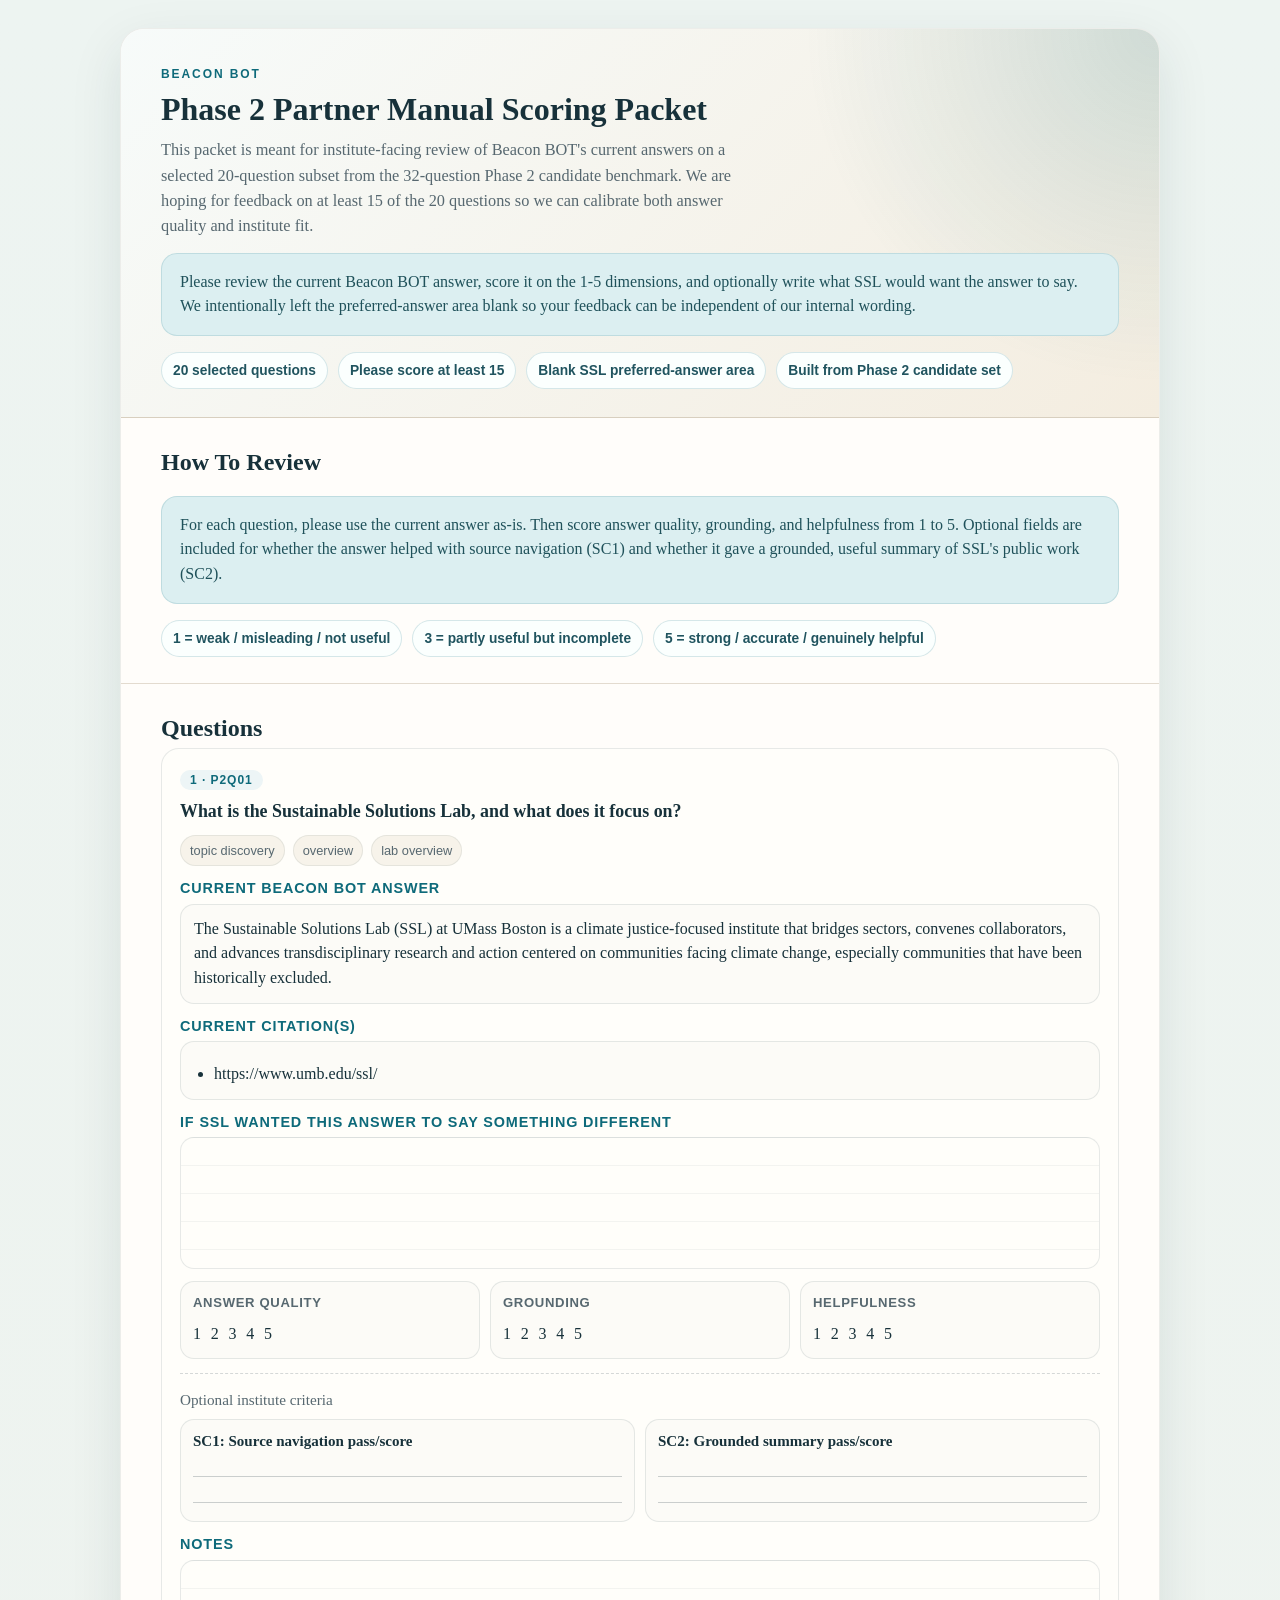
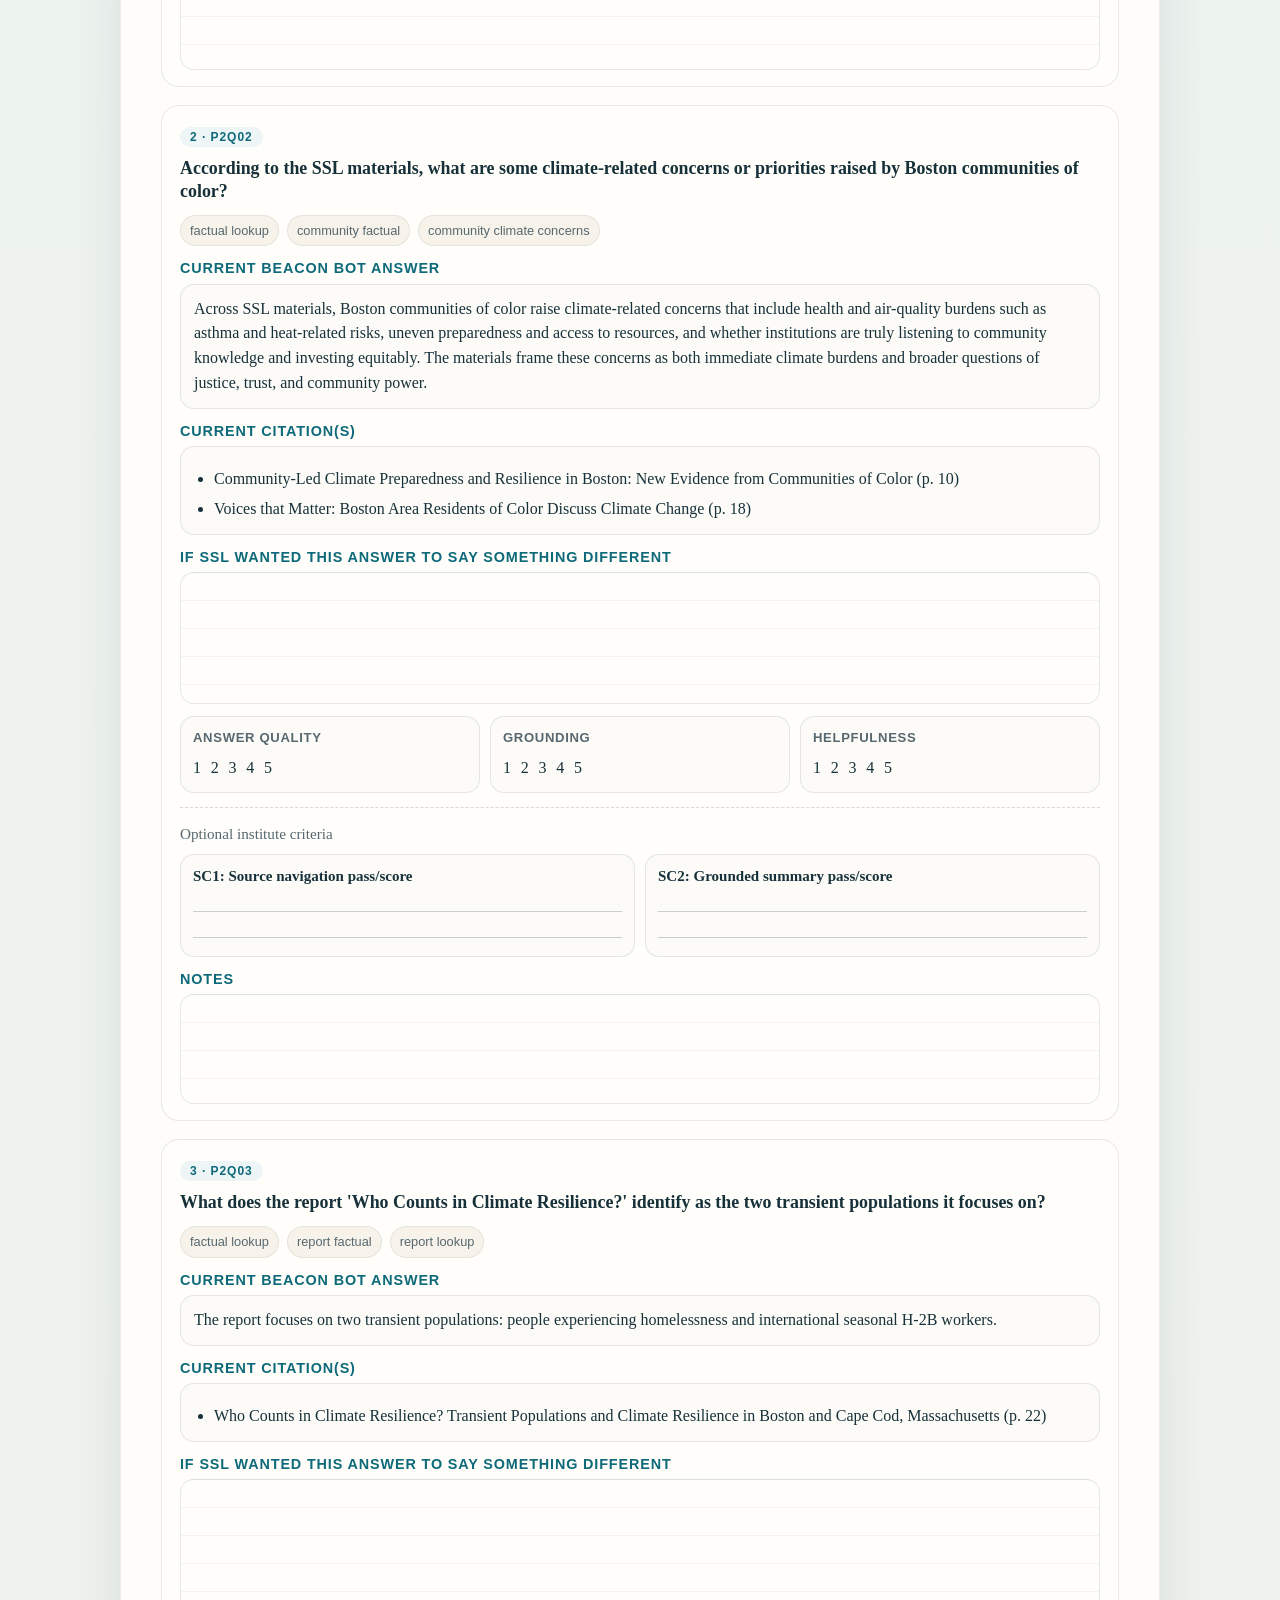
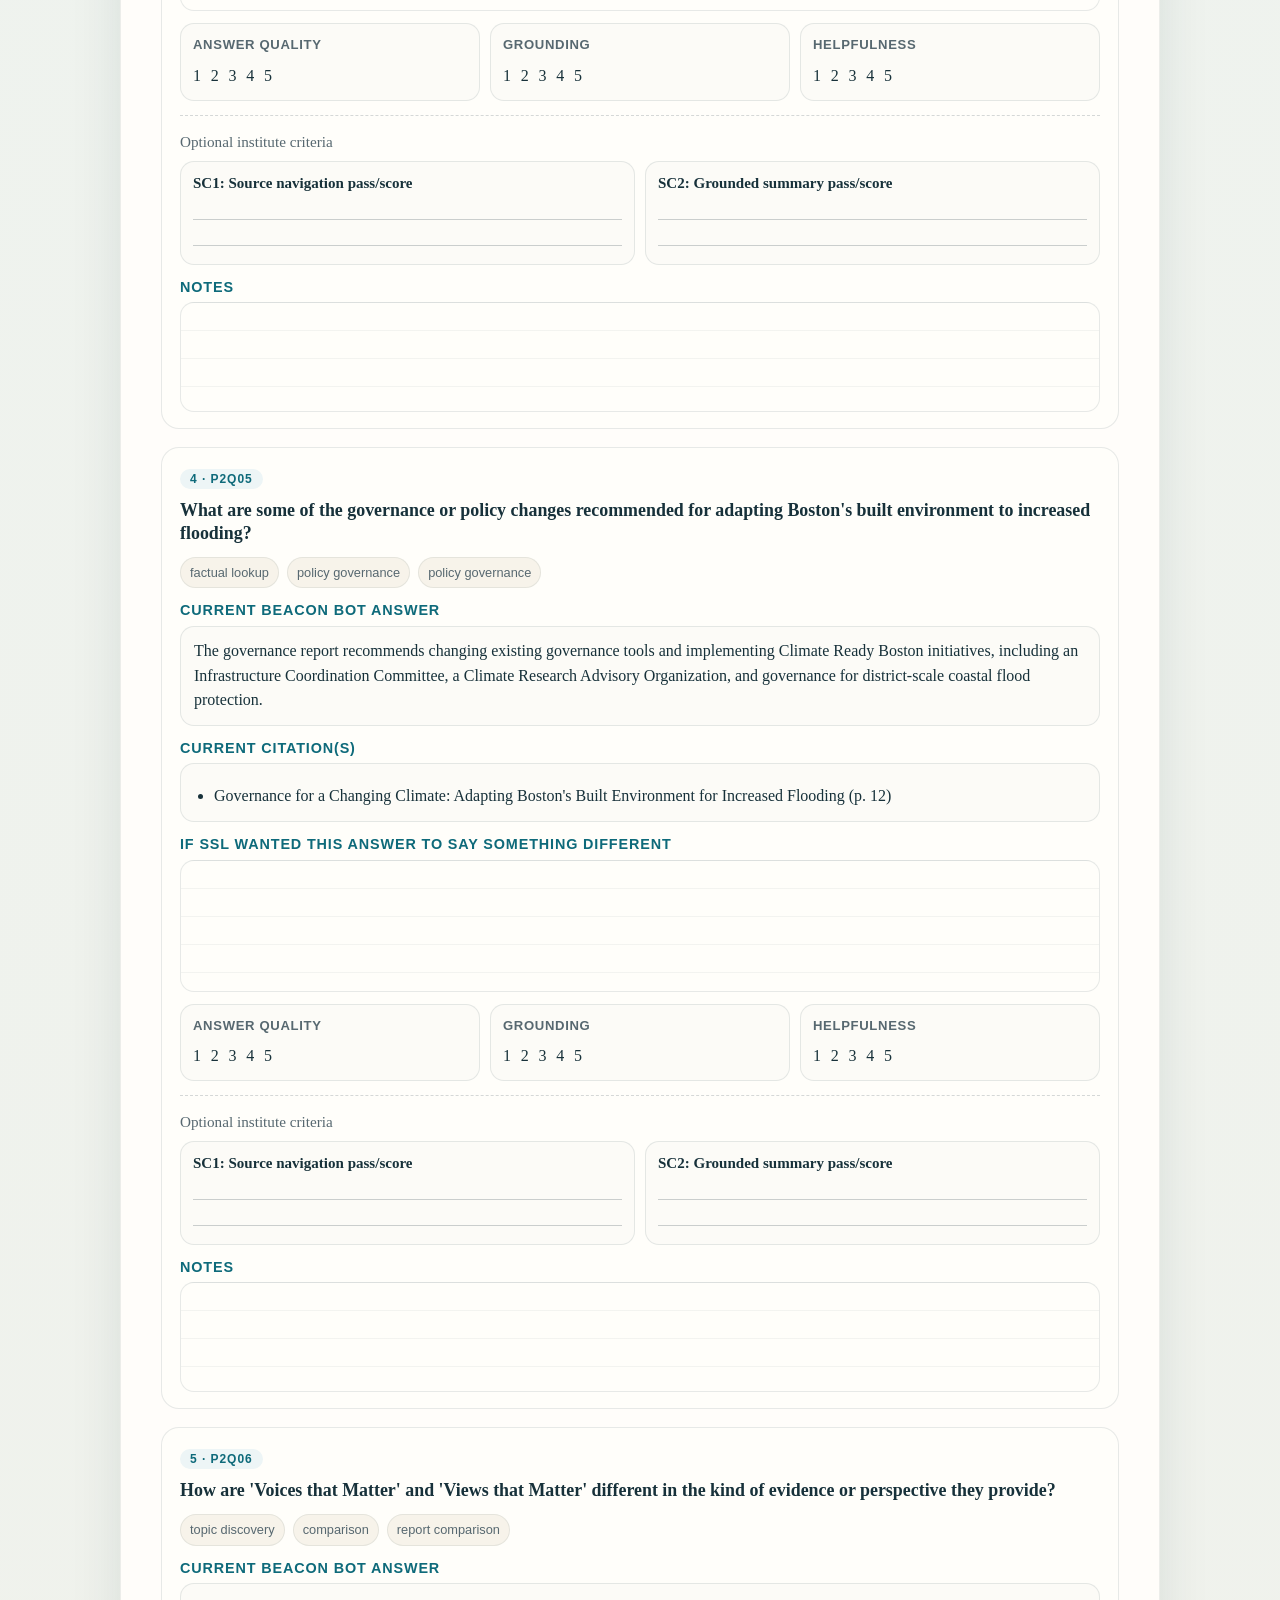
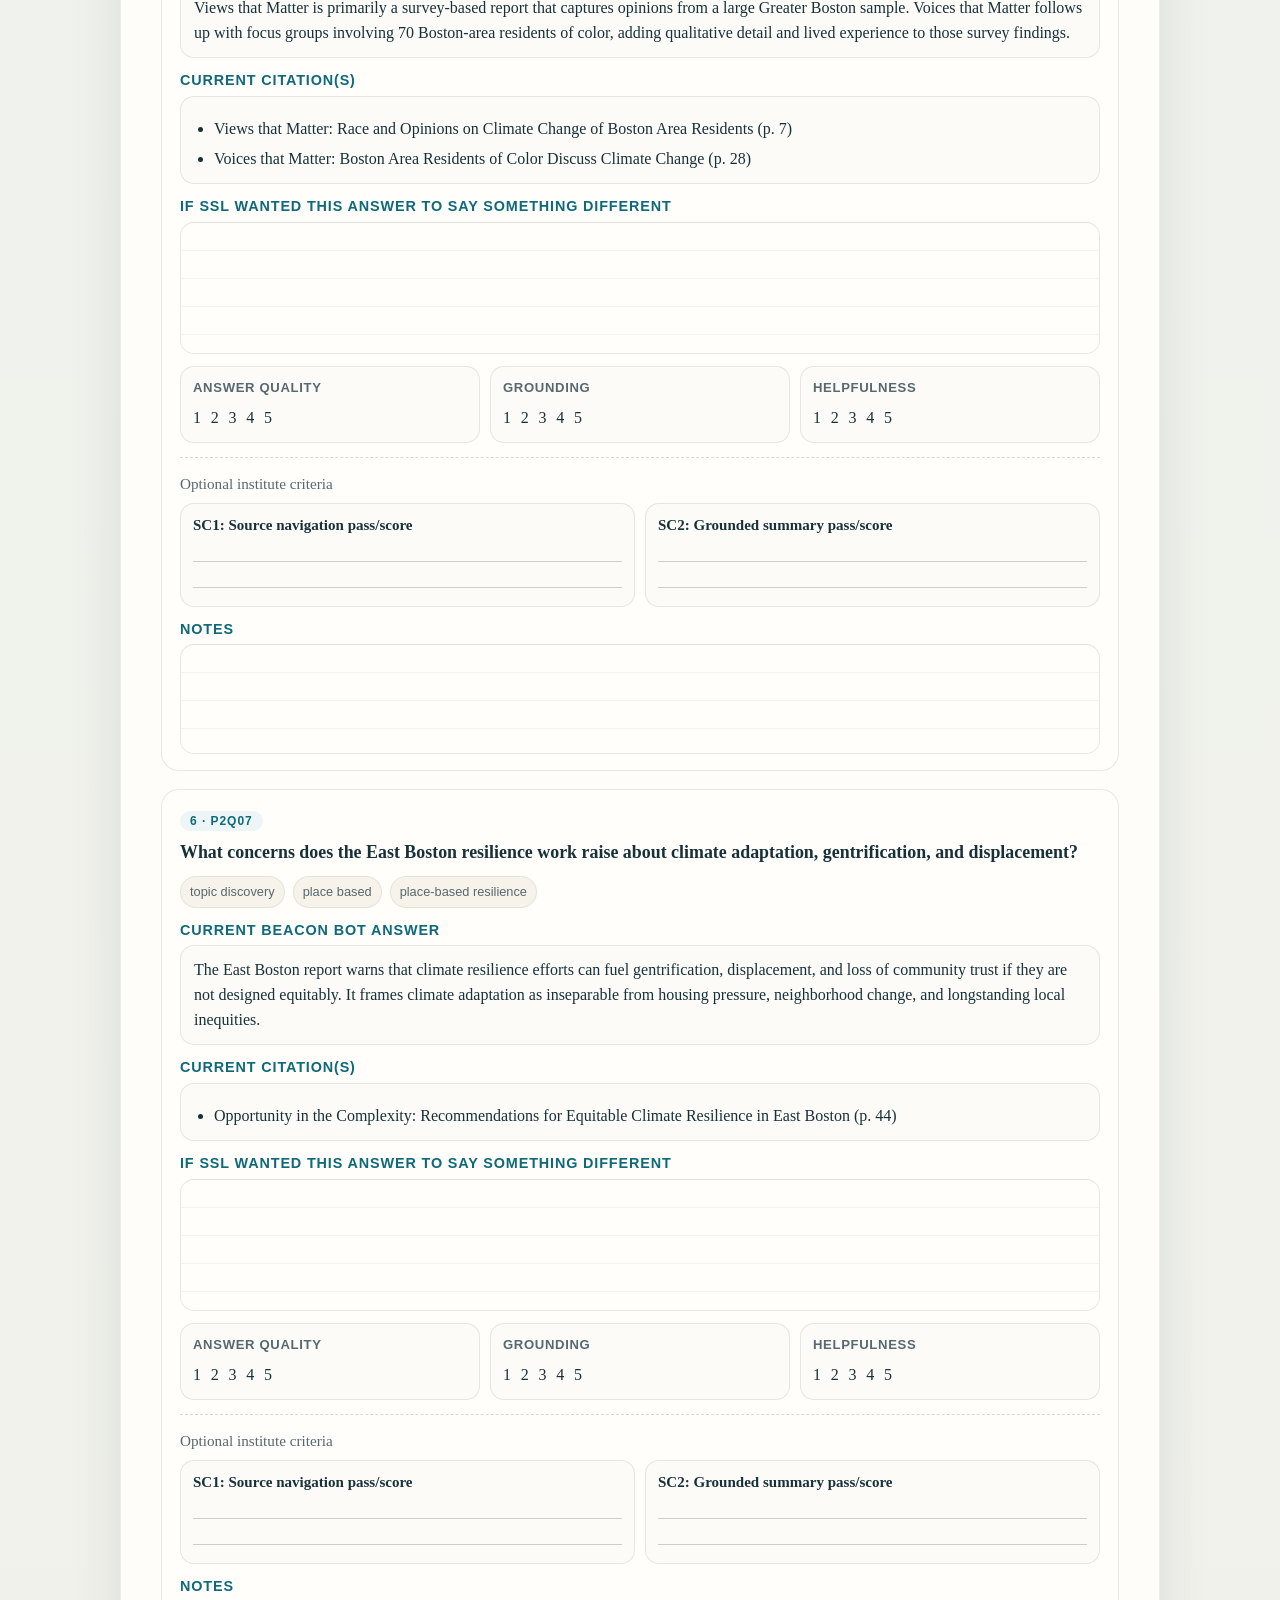
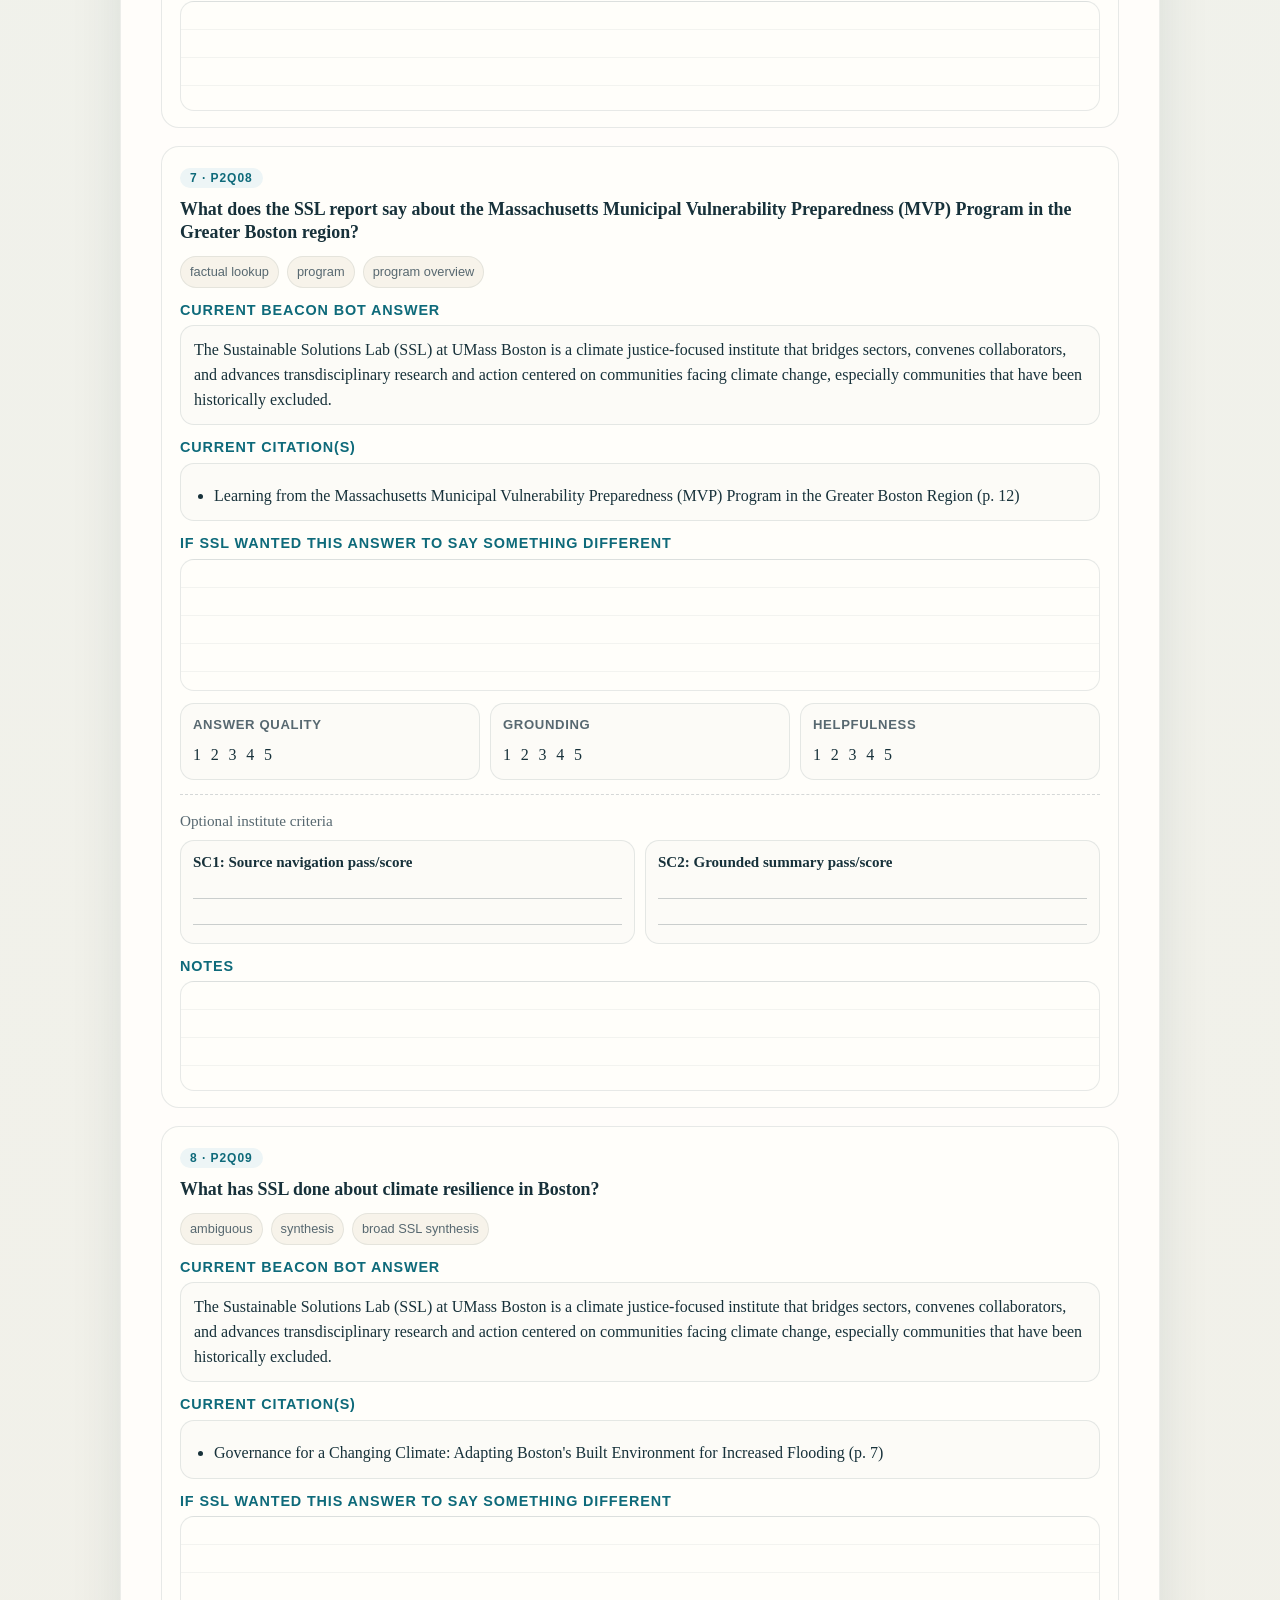
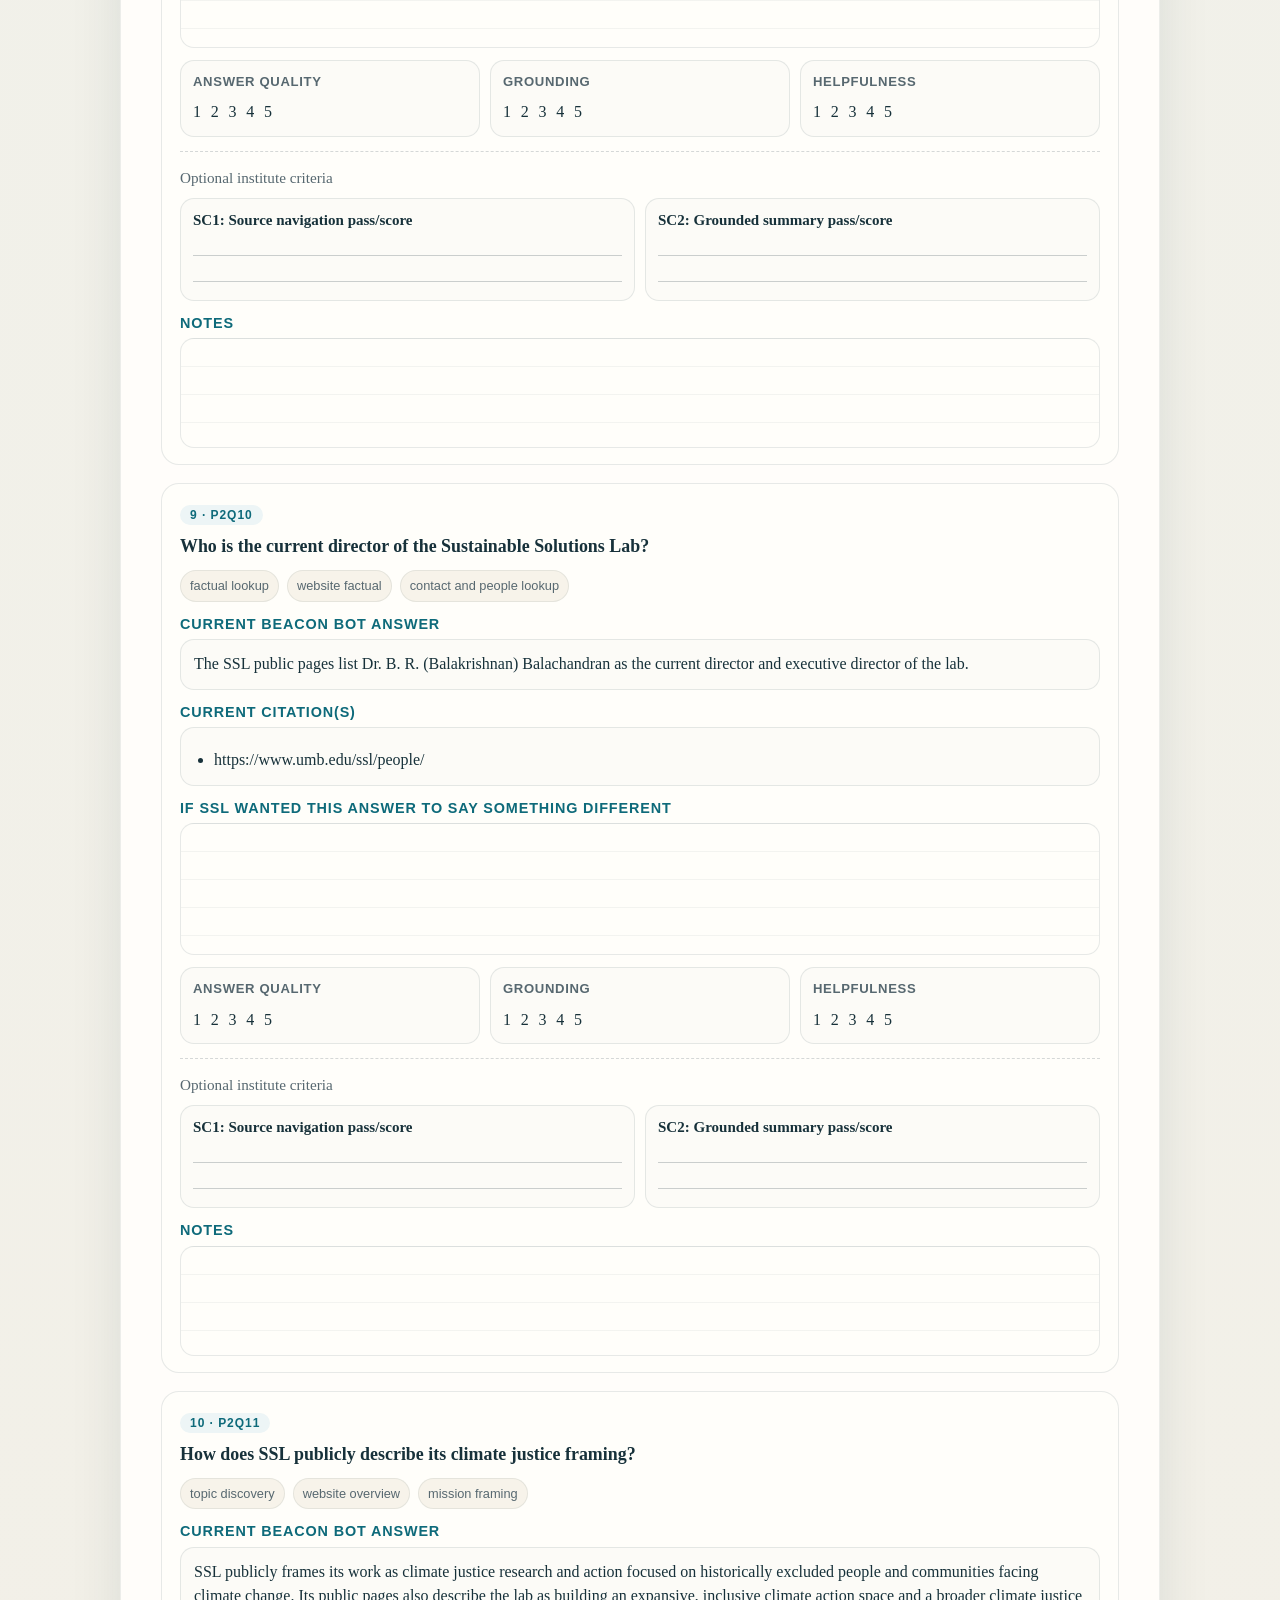
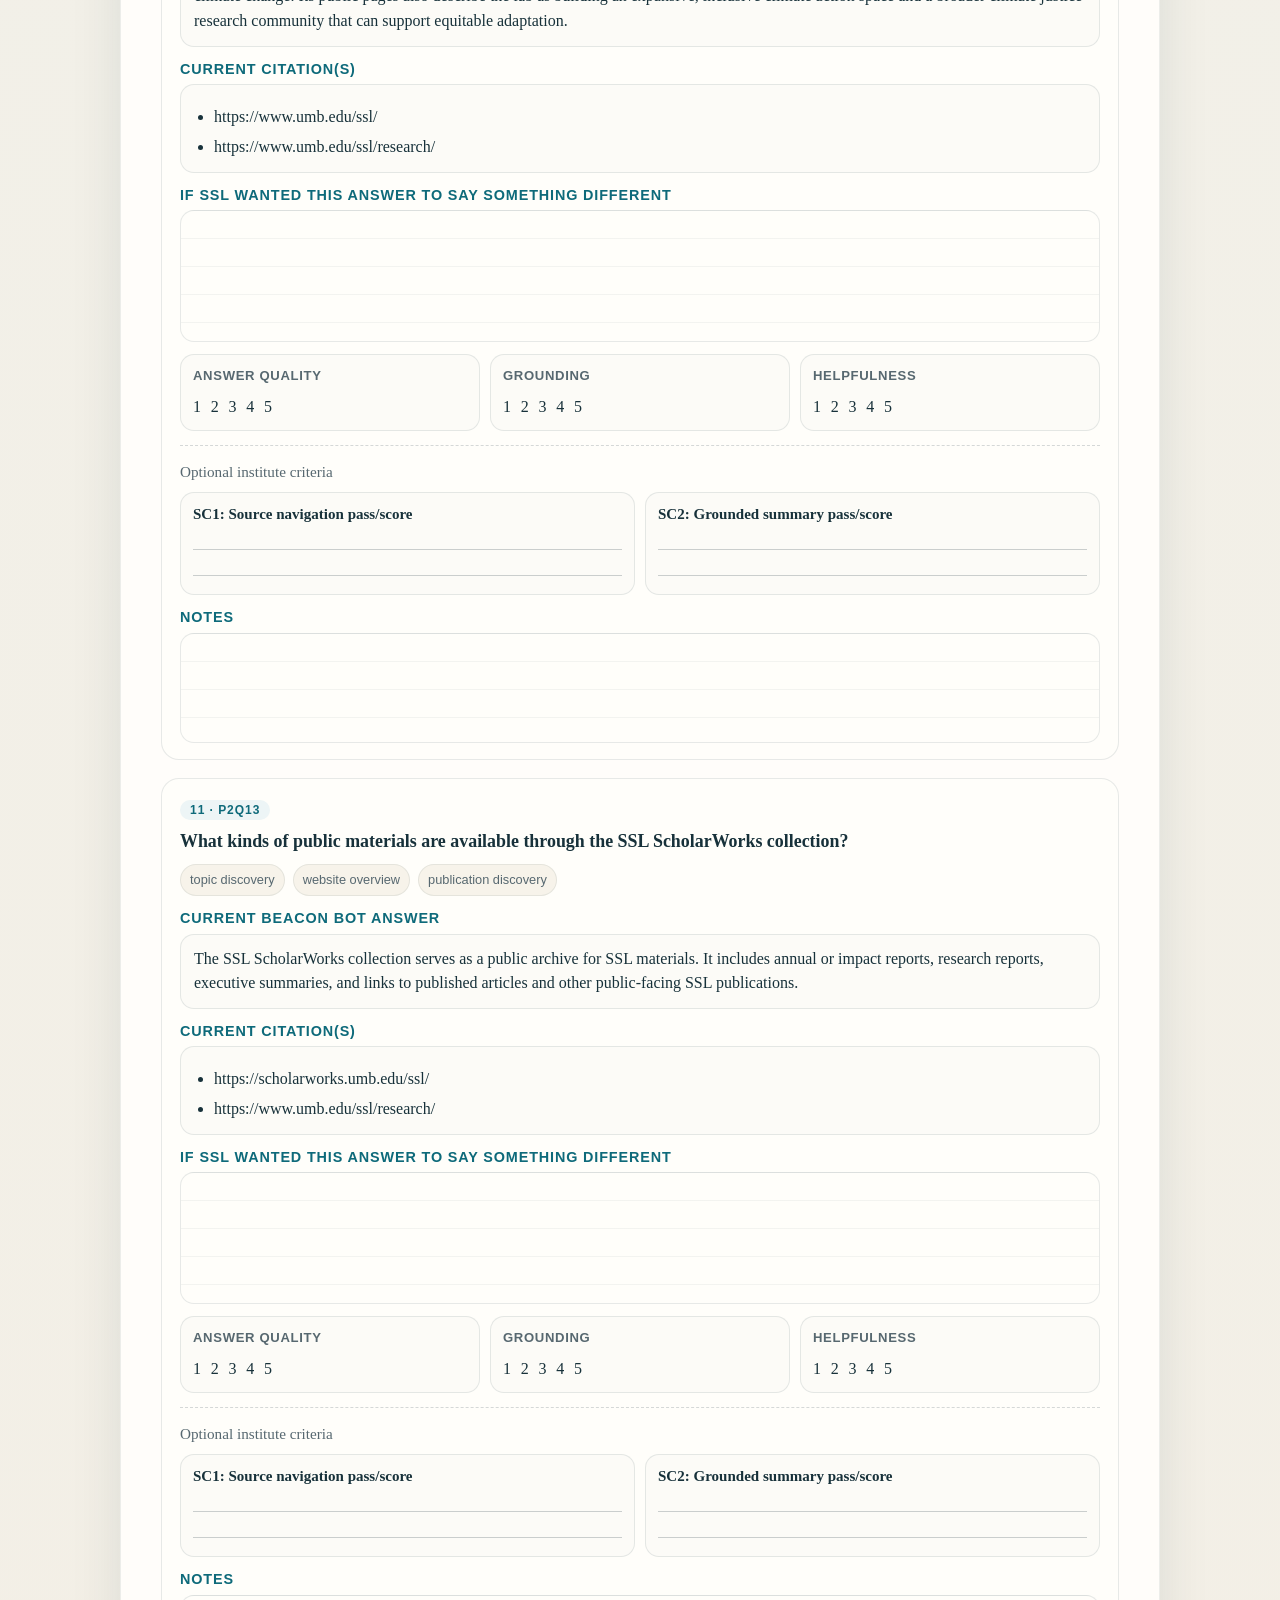
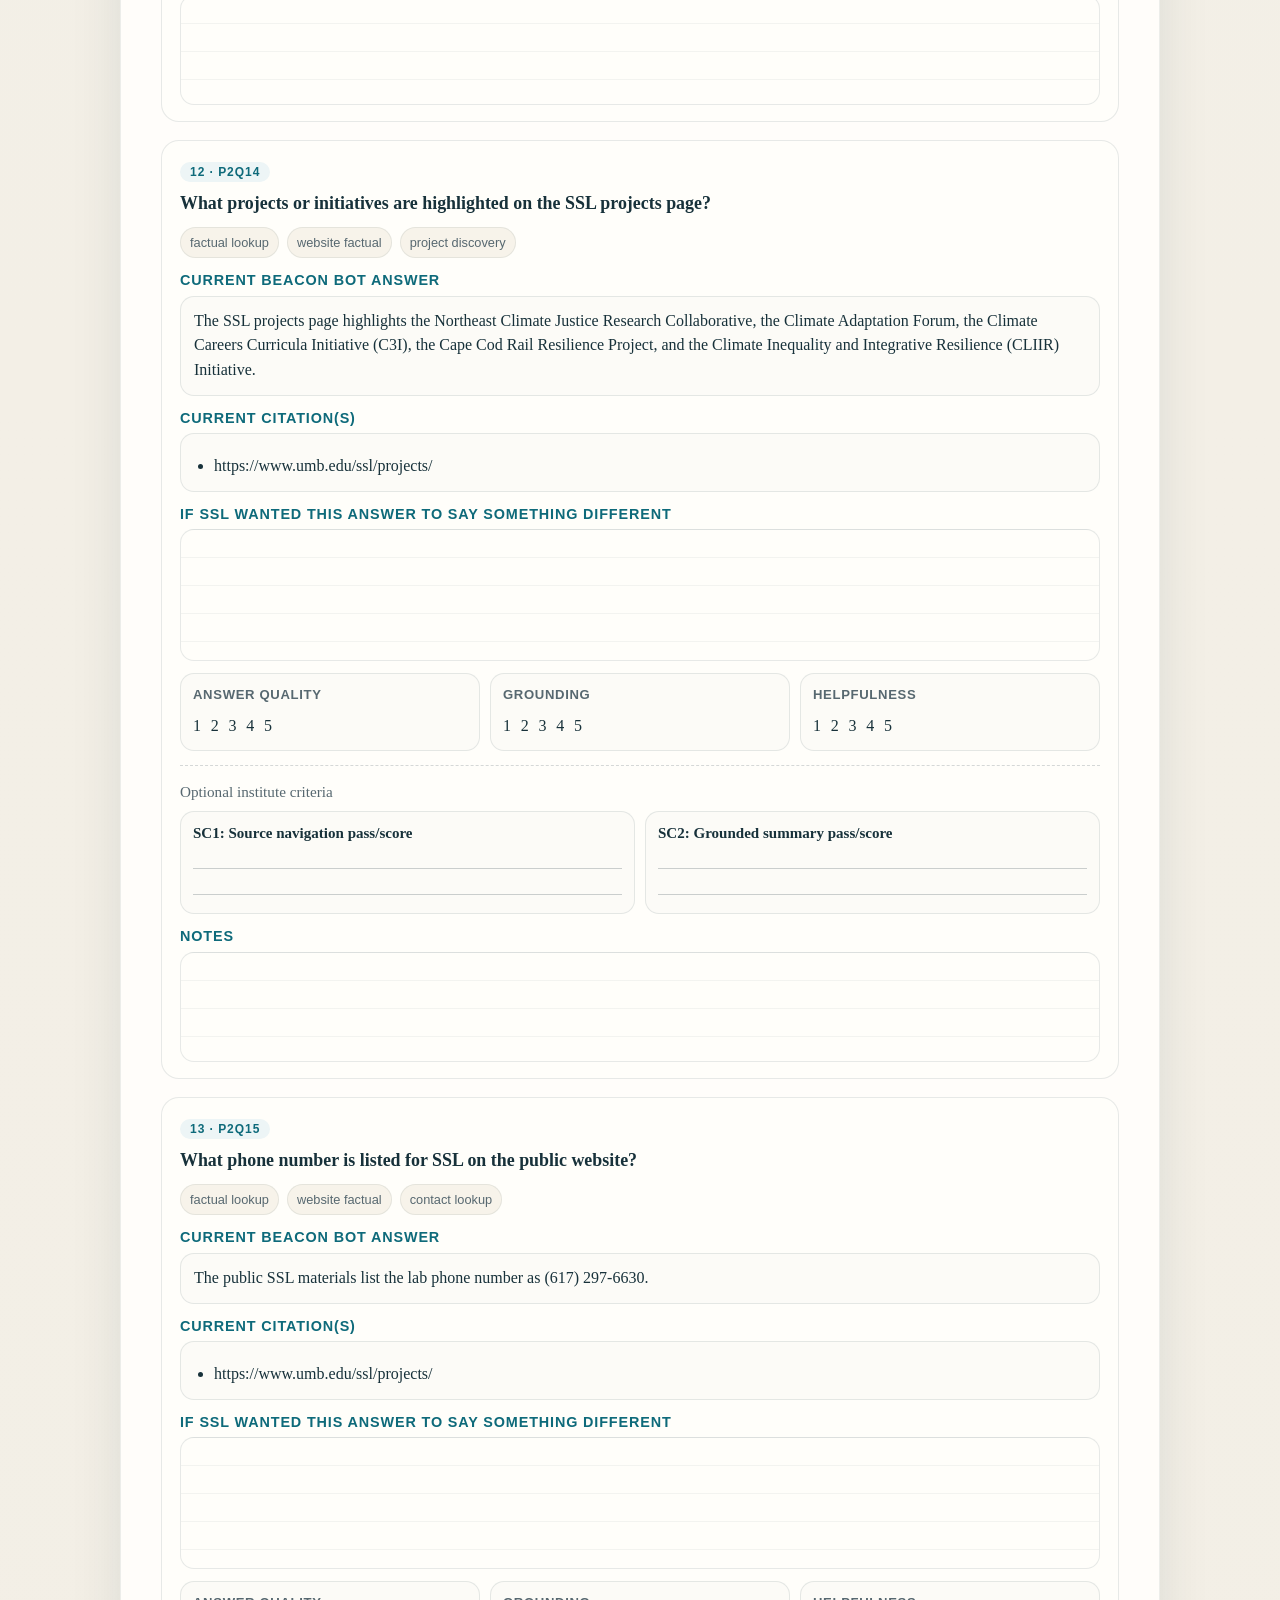
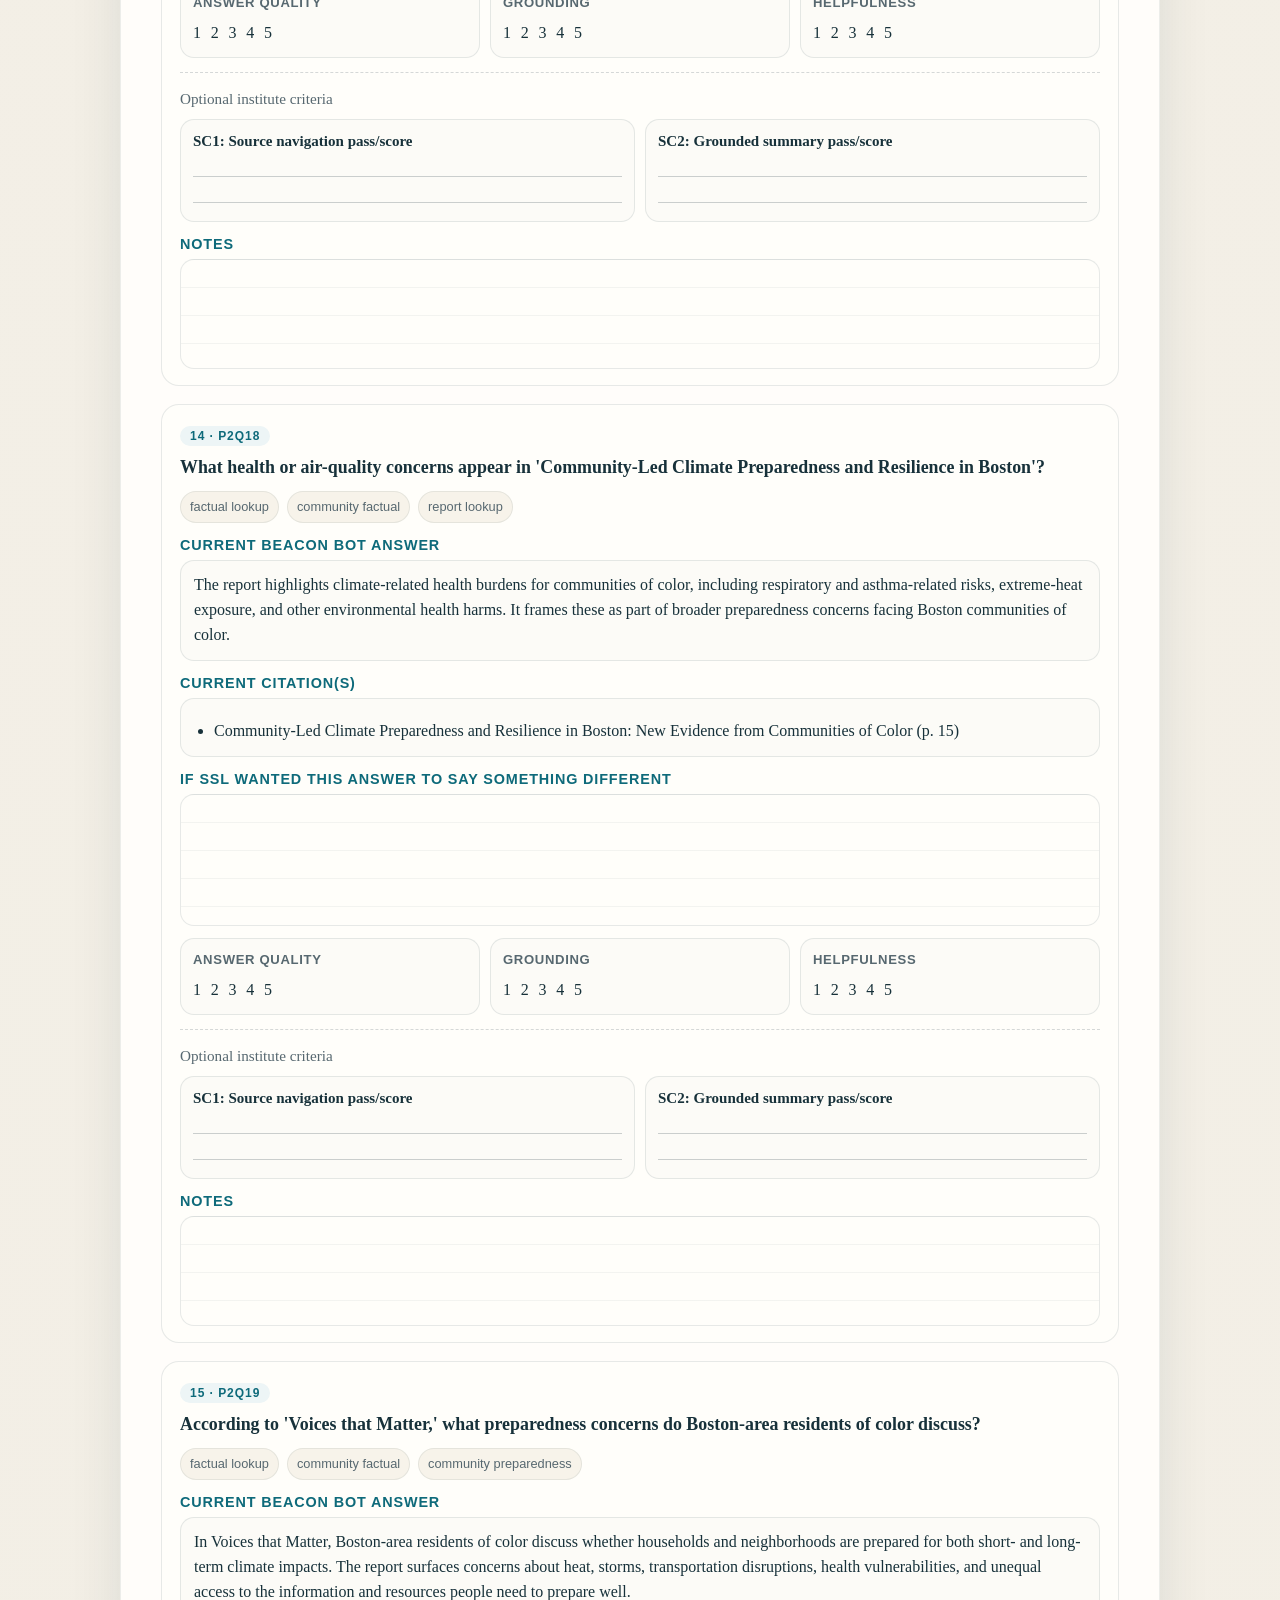
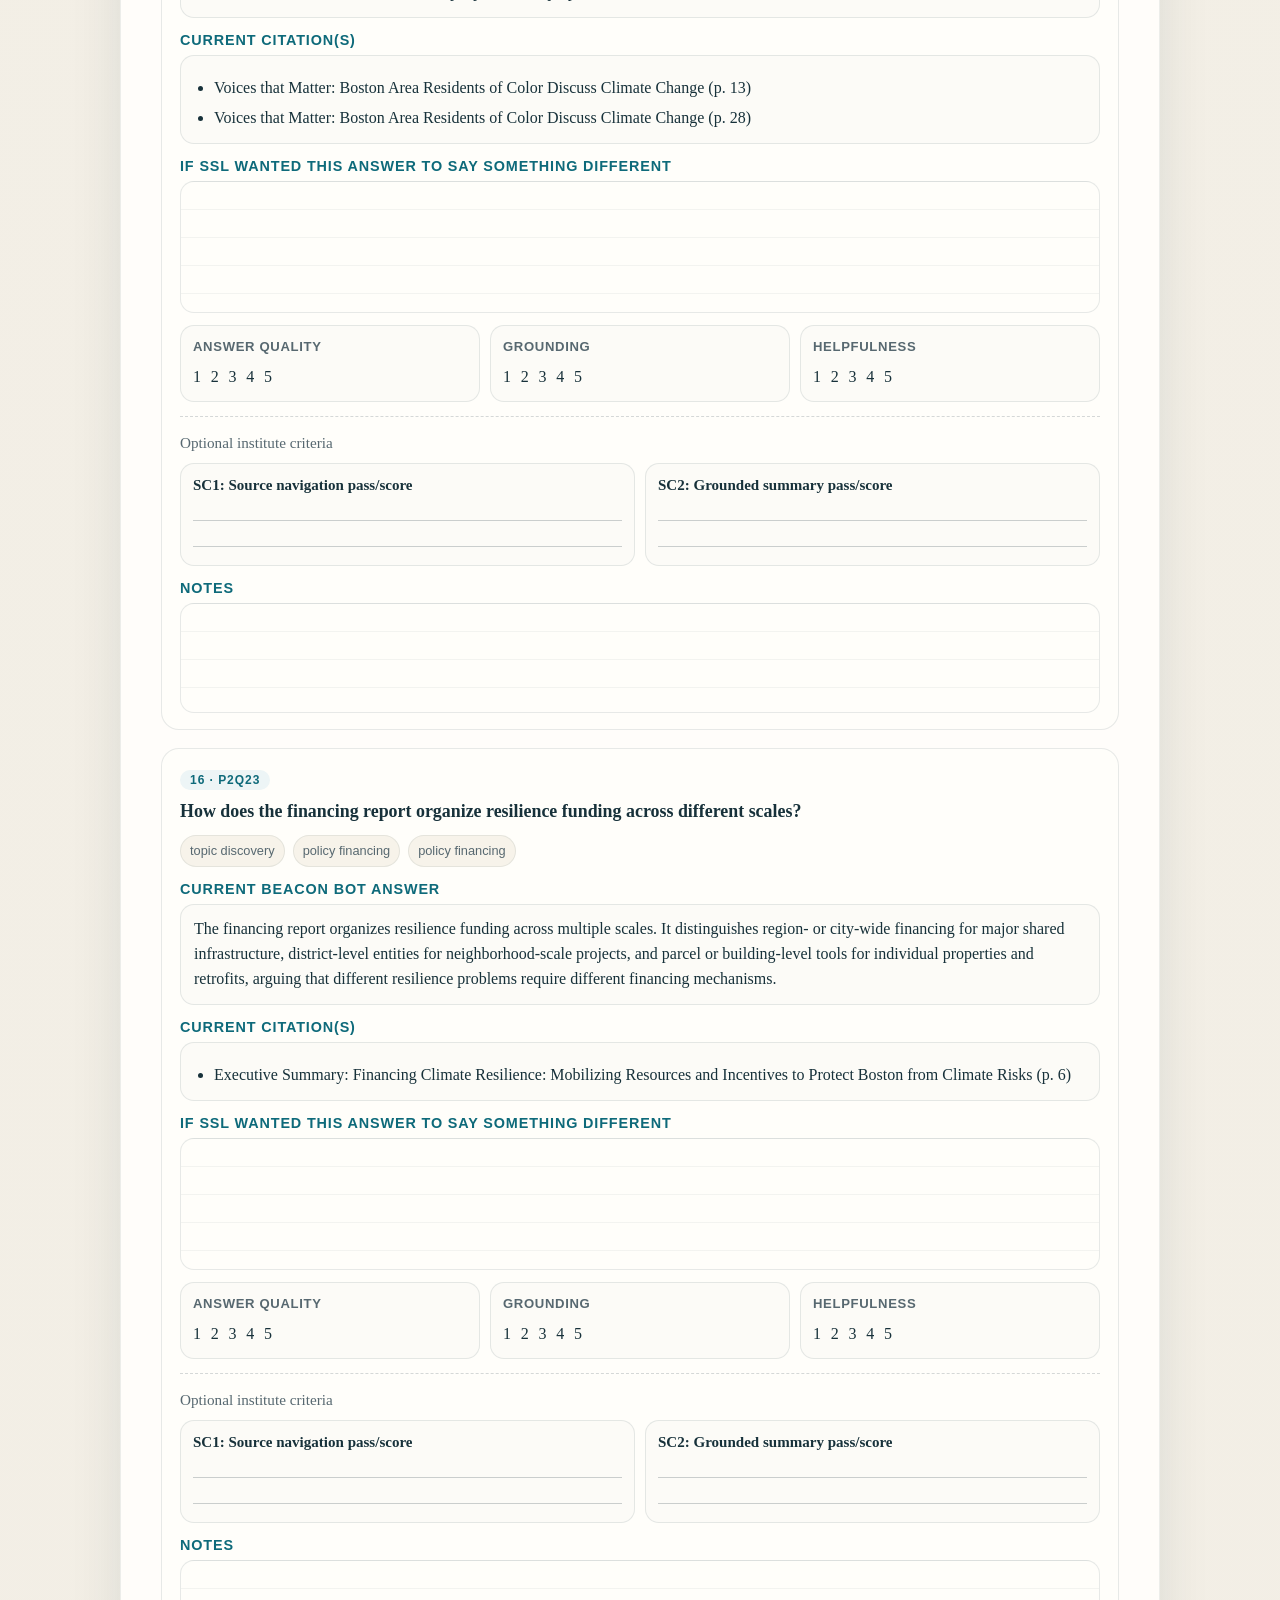
<file: docs/phase2_partner_manual_scoring_packet_20.html>
<!DOCTYPE html>
<html lang="en">
<head>
  <meta charset="utf-8" />
  <meta name="viewport" content="width=device-width, initial-scale=1" />
  <title>Beacon BOT Phase 2 Partner Manual Scoring Packet</title>
  <style>
    :root {
      --bg: #f3efe6;
      --paper: #fffdfa;
      --ink: #17313a;
      --muted: #576870;
      --line: #d8cfbf;
      --accent: #0e6a7a;
      --accent-soft: #dceff1;
      --panel: #f7f3ea;
    }

    * { box-sizing: border-box; }

    body {
      margin: 0;
      background: linear-gradient(180deg, #edf4f1 0%, var(--bg) 56%, #f2eee5 100%);
      color: var(--ink);
      font-family: Georgia, "Times New Roman", serif;
      line-height: 1.55;
      padding: 28px 16px 48px;
    }

    .page {
      max-width: 1040px;
      margin: 0 auto;
      background: var(--paper);
      border: 1px solid rgba(23, 49, 58, 0.08);
      border-radius: 24px;
      box-shadow: 0 18px 52px rgba(23, 49, 58, 0.10);
      overflow: hidden;
    }

    .hero {
      padding: 36px 40px 28px;
      background:
        radial-gradient(circle at top right, rgba(14, 106, 122, 0.16), transparent 32%),
        linear-gradient(135deg, #f7fbfa 0%, #f4ede0 100%);
      border-bottom: 1px solid var(--line);
    }

    .eyebrow,
    .pill,
    .meta-item,
    .score-label {
      font-family: Arial, Helvetica, sans-serif;
    }

    .eyebrow {
      margin: 0 0 8px;
      color: var(--accent);
      font-size: 12px;
      font-weight: 700;
      letter-spacing: 0.16em;
      text-transform: uppercase;
    }

    h1, h2, h3 {
      margin: 0;
    }

    h1 {
      font-size: 2rem;
      line-height: 1.12;
      margin-bottom: 10px;
    }

    .lead {
      margin: 0;
      max-width: 74ch;
      color: var(--muted);
      font-size: 1.02rem;
    }

    .section {
      padding: 26px 40px;
      border-bottom: 1px solid rgba(216, 207, 191, 0.72);
    }

    .section:last-child {
      border-bottom: 0;
    }

    .callout {
      background: var(--accent-soft);
      border: 1px solid rgba(14, 106, 122, 0.14);
      border-radius: 16px;
      padding: 16px 18px;
      color: #1f515a;
      margin-top: 14px;
    }

    .pill-row {
      display: flex;
      flex-wrap: wrap;
      gap: 10px;
      margin-top: 16px;
    }

    .pill {
      border: 1px solid rgba(14, 106, 122, 0.16);
      background: #fbfffe;
      color: #20545f;
      border-radius: 999px;
      padding: 7px 11px;
      font-size: 0.86rem;
      font-weight: 700;
    }

    .questions {
      display: grid;
      gap: 18px;
    }

    .question {
      border: 1px solid rgba(23, 49, 58, 0.10);
      border-radius: 18px;
      padding: 18px 18px 16px;
      background: #fffefa;
      break-inside: avoid;
      page-break-inside: avoid;
    }

    .qid {
      display: inline-block;
      margin-bottom: 10px;
      padding: 4px 10px;
      border-radius: 999px;
      background: #edf5f6;
      color: var(--accent);
      font: 700 12px/1 Arial, Helvetica, sans-serif;
      letter-spacing: 0.08em;
      text-transform: uppercase;
    }

    .question h3 {
      font-size: 1.12rem;
      line-height: 1.28;
      margin-bottom: 12px;
    }

    .meta {
      display: flex;
      flex-wrap: wrap;
      gap: 8px;
      margin-bottom: 14px;
    }

    .meta-item {
      background: var(--panel);
      border: 1px solid rgba(23, 49, 58, 0.08);
      border-radius: 999px;
      padding: 5px 9px;
      font-size: 0.8rem;
      color: var(--muted);
    }

    .block-title {
      font: 700 0.9rem/1.2 Arial, Helvetica, sans-serif;
      color: var(--accent);
      text-transform: uppercase;
      letter-spacing: 0.06em;
      margin: 14px 0 6px;
    }

    .answer-box,
    .blank-box,
    .notes-box {
      border: 1px solid rgba(23, 49, 58, 0.10);
      border-radius: 14px;
      background: #fffdf9;
      padding: 12px 13px;
    }

    .answer-box {
      background: #fcfbf7;
    }

    .blank-box {
      min-height: 132px;
      background:
        linear-gradient(to bottom, transparent 0, transparent 27px, rgba(23, 49, 58, 0.10) 28px) top left / 100% 28px repeat-y,
        #fffefa;
    }

    .notes-box {
      min-height: 110px;
      background:
        linear-gradient(to bottom, transparent 0, transparent 27px, rgba(23, 49, 58, 0.10) 28px) top left / 100% 28px repeat-y,
        #fffefa;
    }

    ul {
      margin: 8px 0 0;
      padding-left: 20px;
    }

    li + li {
      margin-top: 5px;
    }

    .score-grid {
      display: grid;
      grid-template-columns: repeat(3, minmax(0, 1fr));
      gap: 10px;
      margin-top: 12px;
    }

    .score-card {
      border: 1px solid rgba(23, 49, 58, 0.10);
      border-radius: 14px;
      padding: 11px 12px;
      background: #fcfbf7;
    }

    .score-label {
      margin: 0 0 8px;
      color: var(--muted);
      font-size: 0.82rem;
      font-weight: 700;
      text-transform: uppercase;
      letter-spacing: 0.05em;
    }

    .score-scale {
      font-size: 1rem;
      letter-spacing: 0.18em;
    }

    .optional {
      margin-top: 14px;
      padding-top: 14px;
      border-top: 1px dashed rgba(23, 49, 58, 0.18);
    }

    .optional p {
      margin: 0 0 8px;
      color: var(--muted);
      font-size: 0.95rem;
    }

    .optional-lines {
      display: grid;
      grid-template-columns: repeat(2, minmax(0, 1fr));
      gap: 10px;
    }

    .line-card {
      border: 1px solid rgba(23, 49, 58, 0.10);
      border-radius: 14px;
      padding: 10px 12px;
      background: #fcfbf7;
      min-height: 78px;
    }

    .line-card strong {
      display: block;
      margin-bottom: 6px;
      font-size: 0.94rem;
    }

    .line {
      display: block;
      height: 18px;
      border-bottom: 1px solid rgba(23, 49, 58, 0.22);
      margin-bottom: 8px;
    }

    p {
      margin: 0;
    }

    @media print {
      @page {
        margin: 0.5in;
      }

      body {
        background: #fff;
        color: #1d3038;
        padding: 0;
        font-size: 10.8pt;
      }

      .page {
        max-width: none;
        border: 0;
        border-radius: 0;
        box-shadow: none;
      }

      .hero {
        background: #fff;
        padding: 0 0 18px;
      }

      .section {
        padding: 18px 0;
      }

      .question {
        border-radius: 10px;
        padding: 12px;
      }

      .score-grid,
      .optional-lines {
        grid-template-columns: repeat(2, minmax(0, 1fr));
      }

      .blank-box {
        min-height: 96px;
      }
    }
  </style>
</head>
<body>
  <main class="page">
    <section class="hero">
      <p class="eyebrow">Beacon BOT</p>
      <h1>Phase 2 Partner Manual Scoring Packet</h1>
      <p class="lead">
        This packet is meant for institute-facing review of Beacon BOT's current answers on a selected 20-question
        subset from the 32-question Phase 2 candidate benchmark. We are hoping for feedback on at least 15 of the 20
        questions so we can calibrate both answer quality and institute fit.
      </p>
      <div class="callout">
        Please review the current Beacon BOT answer, score it on the 1-5 dimensions, and optionally write what SSL
        would want the answer to say. We intentionally left the preferred-answer area blank so your feedback can be
        independent of our internal wording.
      </div>
      <div class="pill-row">
        <span class="pill">20 selected questions</span>
        <span class="pill">Please score at least 15</span>
        <span class="pill">Blank SSL preferred-answer area</span>
        <span class="pill">Built from Phase 2 candidate set</span>
      </div>
    </section>

    <section class="section">
      <h2>How To Review</h2>
      <div class="callout">
        For each question, please use the current answer as-is. Then score answer quality, grounding, and helpfulness
        from 1 to 5. Optional fields are included for whether the answer helped with source navigation (SC1) and
        whether it gave a grounded, useful summary of SSL's public work (SC2).
      </div>
      <div class="pill-row">
        <span class="pill">1 = weak / misleading / not useful</span>
        <span class="pill">3 = partly useful but incomplete</span>
        <span class="pill">5 = strong / accurate / genuinely helpful</span>
      </div>
    </section>

    <section class="section">
      <h2>Questions</h2>
      <div class="questions">
        <article class="question">
          <span class="qid">1 · p2q01</span>
          <h3>What is the Sustainable Solutions Lab, and what does it focus on?</h3>
          <div class="meta">
            <span class="meta-item">topic discovery</span>
            <span class="meta-item">overview</span>
            <span class="meta-item">lab overview</span>
          </div>
          <div class="block-title">Current Beacon BOT Answer</div>
          <div class="answer-box">The Sustainable Solutions Lab (SSL) at UMass Boston is a climate justice-focused institute that bridges sectors, convenes collaborators, and advances transdisciplinary research and action centered on communities facing climate change, especially communities that have been historically excluded.</div>
          <div class="block-title">Current Citation(s)</div>
          <div class="answer-box"><ul><li>https://www.umb.edu/ssl/</li></ul></div>
          <div class="block-title">If SSL Wanted This Answer To Say Something Different</div>
          <div class="blank-box"></div>
          <div class="score-grid">
            <div class="score-card"><p class="score-label">Answer Quality</p><div class="score-scale">1 2 3 4 5</div></div>
            <div class="score-card"><p class="score-label">Grounding</p><div class="score-scale">1 2 3 4 5</div></div>
            <div class="score-card"><p class="score-label">Helpfulness</p><div class="score-scale">1 2 3 4 5</div></div>
          </div>
          <div class="optional">
            <p>Optional institute criteria</p>
            <div class="optional-lines">
              <div class="line-card"><strong>SC1: Source navigation pass/score</strong><span class="line"></span><span class="line"></span></div>
              <div class="line-card"><strong>SC2: Grounded summary pass/score</strong><span class="line"></span><span class="line"></span></div>
            </div>
          </div>
          <div class="block-title">Notes</div>
          <div class="notes-box"></div>
        </article>

        <article class="question">
          <span class="qid">2 · p2q02</span>
          <h3>According to the SSL materials, what are some climate-related concerns or priorities raised by Boston communities of color?</h3>
          <div class="meta">
            <span class="meta-item">factual lookup</span>
            <span class="meta-item">community factual</span>
            <span class="meta-item">community climate concerns</span>
          </div>
          <div class="block-title">Current Beacon BOT Answer</div>
          <div class="answer-box">Across SSL materials, Boston communities of color raise climate-related concerns that include health and air-quality burdens such as asthma and heat-related risks, uneven preparedness and access to resources, and whether institutions are truly listening to community knowledge and investing equitably. The materials frame these concerns as both immediate climate burdens and broader questions of justice, trust, and community power.</div>
          <div class="block-title">Current Citation(s)</div>
          <div class="answer-box"><ul><li>Community-Led Climate Preparedness and Resilience in Boston: New Evidence from Communities of Color (p. 10)</li><li>Voices that Matter: Boston Area Residents of Color Discuss Climate Change (p. 18)</li></ul></div>
          <div class="block-title">If SSL Wanted This Answer To Say Something Different</div>
          <div class="blank-box"></div>
          <div class="score-grid">
            <div class="score-card"><p class="score-label">Answer Quality</p><div class="score-scale">1 2 3 4 5</div></div>
            <div class="score-card"><p class="score-label">Grounding</p><div class="score-scale">1 2 3 4 5</div></div>
            <div class="score-card"><p class="score-label">Helpfulness</p><div class="score-scale">1 2 3 4 5</div></div>
          </div>
          <div class="optional">
            <p>Optional institute criteria</p>
            <div class="optional-lines">
              <div class="line-card"><strong>SC1: Source navigation pass/score</strong><span class="line"></span><span class="line"></span></div>
              <div class="line-card"><strong>SC2: Grounded summary pass/score</strong><span class="line"></span><span class="line"></span></div>
            </div>
          </div>
          <div class="block-title">Notes</div>
          <div class="notes-box"></div>
        </article>

        <article class="question">
          <span class="qid">3 · p2q03</span>
          <h3>What does the report 'Who Counts in Climate Resilience?' identify as the two transient populations it focuses on?</h3>
          <div class="meta">
            <span class="meta-item">factual lookup</span>
            <span class="meta-item">report factual</span>
            <span class="meta-item">report lookup</span>
          </div>
          <div class="block-title">Current Beacon BOT Answer</div>
          <div class="answer-box">The report focuses on two transient populations: people experiencing homelessness and international seasonal H-2B workers.</div>
          <div class="block-title">Current Citation(s)</div>
          <div class="answer-box"><ul><li>Who Counts in Climate Resilience? Transient Populations and Climate Resilience in Boston and Cape Cod, Massachusetts (p. 22)</li></ul></div>
          <div class="block-title">If SSL Wanted This Answer To Say Something Different</div>
          <div class="blank-box"></div>
          <div class="score-grid">
            <div class="score-card"><p class="score-label">Answer Quality</p><div class="score-scale">1 2 3 4 5</div></div>
            <div class="score-card"><p class="score-label">Grounding</p><div class="score-scale">1 2 3 4 5</div></div>
            <div class="score-card"><p class="score-label">Helpfulness</p><div class="score-scale">1 2 3 4 5</div></div>
          </div>
          <div class="optional">
            <p>Optional institute criteria</p>
            <div class="optional-lines">
              <div class="line-card"><strong>SC1: Source navigation pass/score</strong><span class="line"></span><span class="line"></span></div>
              <div class="line-card"><strong>SC2: Grounded summary pass/score</strong><span class="line"></span><span class="line"></span></div>
            </div>
          </div>
          <div class="block-title">Notes</div>
          <div class="notes-box"></div>
        </article>

        <article class="question">
          <span class="qid">4 · p2q05</span>
          <h3>What are some of the governance or policy changes recommended for adapting Boston's built environment to increased flooding?</h3>
          <div class="meta">
            <span class="meta-item">factual lookup</span>
            <span class="meta-item">policy governance</span>
            <span class="meta-item">policy governance</span>
          </div>
          <div class="block-title">Current Beacon BOT Answer</div>
          <div class="answer-box">The governance report recommends changing existing governance tools and implementing Climate Ready Boston initiatives, including an Infrastructure Coordination Committee, a Climate Research Advisory Organization, and governance for district-scale coastal flood protection.</div>
          <div class="block-title">Current Citation(s)</div>
          <div class="answer-box"><ul><li>Governance for a Changing Climate: Adapting Boston's Built Environment for Increased Flooding (p. 12)</li></ul></div>
          <div class="block-title">If SSL Wanted This Answer To Say Something Different</div>
          <div class="blank-box"></div>
          <div class="score-grid">
            <div class="score-card"><p class="score-label">Answer Quality</p><div class="score-scale">1 2 3 4 5</div></div>
            <div class="score-card"><p class="score-label">Grounding</p><div class="score-scale">1 2 3 4 5</div></div>
            <div class="score-card"><p class="score-label">Helpfulness</p><div class="score-scale">1 2 3 4 5</div></div>
          </div>
          <div class="optional">
            <p>Optional institute criteria</p>
            <div class="optional-lines">
              <div class="line-card"><strong>SC1: Source navigation pass/score</strong><span class="line"></span><span class="line"></span></div>
              <div class="line-card"><strong>SC2: Grounded summary pass/score</strong><span class="line"></span><span class="line"></span></div>
            </div>
          </div>
          <div class="block-title">Notes</div>
          <div class="notes-box"></div>
        </article>

        <article class="question">
          <span class="qid">5 · p2q06</span>
          <h3>How are 'Voices that Matter' and 'Views that Matter' different in the kind of evidence or perspective they provide?</h3>
          <div class="meta">
            <span class="meta-item">topic discovery</span>
            <span class="meta-item">comparison</span>
            <span class="meta-item">report comparison</span>
          </div>
          <div class="block-title">Current Beacon BOT Answer</div>
          <div class="answer-box">Views that Matter is primarily a survey-based report that captures opinions from a large Greater Boston sample. Voices that Matter follows up with focus groups involving 70 Boston-area residents of color, adding qualitative detail and lived experience to those survey findings.</div>
          <div class="block-title">Current Citation(s)</div>
          <div class="answer-box"><ul><li>Views that Matter: Race and Opinions on Climate Change of Boston Area Residents (p. 7)</li><li>Voices that Matter: Boston Area Residents of Color Discuss Climate Change (p. 28)</li></ul></div>
          <div class="block-title">If SSL Wanted This Answer To Say Something Different</div>
          <div class="blank-box"></div>
          <div class="score-grid">
            <div class="score-card"><p class="score-label">Answer Quality</p><div class="score-scale">1 2 3 4 5</div></div>
            <div class="score-card"><p class="score-label">Grounding</p><div class="score-scale">1 2 3 4 5</div></div>
            <div class="score-card"><p class="score-label">Helpfulness</p><div class="score-scale">1 2 3 4 5</div></div>
          </div>
          <div class="optional">
            <p>Optional institute criteria</p>
            <div class="optional-lines">
              <div class="line-card"><strong>SC1: Source navigation pass/score</strong><span class="line"></span><span class="line"></span></div>
              <div class="line-card"><strong>SC2: Grounded summary pass/score</strong><span class="line"></span><span class="line"></span></div>
            </div>
          </div>
          <div class="block-title">Notes</div>
          <div class="notes-box"></div>
        </article>

        <article class="question">
          <span class="qid">6 · p2q07</span>
          <h3>What concerns does the East Boston resilience work raise about climate adaptation, gentrification, and displacement?</h3>
          <div class="meta">
            <span class="meta-item">topic discovery</span>
            <span class="meta-item">place based</span>
            <span class="meta-item">place-based resilience</span>
          </div>
          <div class="block-title">Current Beacon BOT Answer</div>
          <div class="answer-box">The East Boston report warns that climate resilience efforts can fuel gentrification, displacement, and loss of community trust if they are not designed equitably. It frames climate adaptation as inseparable from housing pressure, neighborhood change, and longstanding local inequities.</div>
          <div class="block-title">Current Citation(s)</div>
          <div class="answer-box"><ul><li>Opportunity in the Complexity: Recommendations for Equitable Climate Resilience in East Boston (p. 44)</li></ul></div>
          <div class="block-title">If SSL Wanted This Answer To Say Something Different</div>
          <div class="blank-box"></div>
          <div class="score-grid">
            <div class="score-card"><p class="score-label">Answer Quality</p><div class="score-scale">1 2 3 4 5</div></div>
            <div class="score-card"><p class="score-label">Grounding</p><div class="score-scale">1 2 3 4 5</div></div>
            <div class="score-card"><p class="score-label">Helpfulness</p><div class="score-scale">1 2 3 4 5</div></div>
          </div>
          <div class="optional">
            <p>Optional institute criteria</p>
            <div class="optional-lines">
              <div class="line-card"><strong>SC1: Source navigation pass/score</strong><span class="line"></span><span class="line"></span></div>
              <div class="line-card"><strong>SC2: Grounded summary pass/score</strong><span class="line"></span><span class="line"></span></div>
            </div>
          </div>
          <div class="block-title">Notes</div>
          <div class="notes-box"></div>
        </article>

        <article class="question">
          <span class="qid">7 · p2q08</span>
          <h3>What does the SSL report say about the Massachusetts Municipal Vulnerability Preparedness (MVP) Program in the Greater Boston region?</h3>
          <div class="meta">
            <span class="meta-item">factual lookup</span>
            <span class="meta-item">program</span>
            <span class="meta-item">program overview</span>
          </div>
          <div class="block-title">Current Beacon BOT Answer</div>
          <div class="answer-box">The Sustainable Solutions Lab (SSL) at UMass Boston is a climate justice-focused institute that bridges sectors, convenes collaborators, and advances transdisciplinary research and action centered on communities facing climate change, especially communities that have been historically excluded.</div>
          <div class="block-title">Current Citation(s)</div>
          <div class="answer-box"><ul><li>Learning from the Massachusetts Municipal Vulnerability Preparedness (MVP) Program in the Greater Boston Region (p. 12)</li></ul></div>
          <div class="block-title">If SSL Wanted This Answer To Say Something Different</div>
          <div class="blank-box"></div>
          <div class="score-grid">
            <div class="score-card"><p class="score-label">Answer Quality</p><div class="score-scale">1 2 3 4 5</div></div>
            <div class="score-card"><p class="score-label">Grounding</p><div class="score-scale">1 2 3 4 5</div></div>
            <div class="score-card"><p class="score-label">Helpfulness</p><div class="score-scale">1 2 3 4 5</div></div>
          </div>
          <div class="optional">
            <p>Optional institute criteria</p>
            <div class="optional-lines">
              <div class="line-card"><strong>SC1: Source navigation pass/score</strong><span class="line"></span><span class="line"></span></div>
              <div class="line-card"><strong>SC2: Grounded summary pass/score</strong><span class="line"></span><span class="line"></span></div>
            </div>
          </div>
          <div class="block-title">Notes</div>
          <div class="notes-box"></div>
        </article>

        <article class="question">
          <span class="qid">8 · p2q09</span>
          <h3>What has SSL done about climate resilience in Boston?</h3>
          <div class="meta">
            <span class="meta-item">ambiguous</span>
            <span class="meta-item">synthesis</span>
            <span class="meta-item">broad SSL synthesis</span>
          </div>
          <div class="block-title">Current Beacon BOT Answer</div>
          <div class="answer-box">The Sustainable Solutions Lab (SSL) at UMass Boston is a climate justice-focused institute that bridges sectors, convenes collaborators, and advances transdisciplinary research and action centered on communities facing climate change, especially communities that have been historically excluded.</div>
          <div class="block-title">Current Citation(s)</div>
          <div class="answer-box"><ul><li>Governance for a Changing Climate: Adapting Boston's Built Environment for Increased Flooding (p. 7)</li></ul></div>
          <div class="block-title">If SSL Wanted This Answer To Say Something Different</div>
          <div class="blank-box"></div>
          <div class="score-grid">
            <div class="score-card"><p class="score-label">Answer Quality</p><div class="score-scale">1 2 3 4 5</div></div>
            <div class="score-card"><p class="score-label">Grounding</p><div class="score-scale">1 2 3 4 5</div></div>
            <div class="score-card"><p class="score-label">Helpfulness</p><div class="score-scale">1 2 3 4 5</div></div>
          </div>
          <div class="optional">
            <p>Optional institute criteria</p>
            <div class="optional-lines">
              <div class="line-card"><strong>SC1: Source navigation pass/score</strong><span class="line"></span><span class="line"></span></div>
              <div class="line-card"><strong>SC2: Grounded summary pass/score</strong><span class="line"></span><span class="line"></span></div>
            </div>
          </div>
          <div class="block-title">Notes</div>
          <div class="notes-box"></div>
        </article>

        <article class="question">
          <span class="qid">9 · p2q10</span>
          <h3>Who is the current director of the Sustainable Solutions Lab?</h3>
          <div class="meta">
            <span class="meta-item">factual lookup</span>
            <span class="meta-item">website factual</span>
            <span class="meta-item">contact and people lookup</span>
          </div>
          <div class="block-title">Current Beacon BOT Answer</div>
          <div class="answer-box">The SSL public pages list Dr. B. R. (Balakrishnan) Balachandran as the current director and executive director of the lab.</div>
          <div class="block-title">Current Citation(s)</div>
          <div class="answer-box"><ul><li>https://www.umb.edu/ssl/people/</li></ul></div>
          <div class="block-title">If SSL Wanted This Answer To Say Something Different</div>
          <div class="blank-box"></div>
          <div class="score-grid">
            <div class="score-card"><p class="score-label">Answer Quality</p><div class="score-scale">1 2 3 4 5</div></div>
            <div class="score-card"><p class="score-label">Grounding</p><div class="score-scale">1 2 3 4 5</div></div>
            <div class="score-card"><p class="score-label">Helpfulness</p><div class="score-scale">1 2 3 4 5</div></div>
          </div>
          <div class="optional">
            <p>Optional institute criteria</p>
            <div class="optional-lines">
              <div class="line-card"><strong>SC1: Source navigation pass/score</strong><span class="line"></span><span class="line"></span></div>
              <div class="line-card"><strong>SC2: Grounded summary pass/score</strong><span class="line"></span><span class="line"></span></div>
            </div>
          </div>
          <div class="block-title">Notes</div>
          <div class="notes-box"></div>
        </article>

        <article class="question">
          <span class="qid">10 · p2q11</span>
          <h3>How does SSL publicly describe its climate justice framing?</h3>
          <div class="meta">
            <span class="meta-item">topic discovery</span>
            <span class="meta-item">website overview</span>
            <span class="meta-item">mission framing</span>
          </div>
          <div class="block-title">Current Beacon BOT Answer</div>
          <div class="answer-box">SSL publicly frames its work as climate justice research and action focused on historically excluded people and communities facing climate change. Its public pages also describe the lab as building an expansive, inclusive climate action space and a broader climate justice research community that can support equitable adaptation.</div>
          <div class="block-title">Current Citation(s)</div>
          <div class="answer-box"><ul><li>https://www.umb.edu/ssl/</li><li>https://www.umb.edu/ssl/research/</li></ul></div>
          <div class="block-title">If SSL Wanted This Answer To Say Something Different</div>
          <div class="blank-box"></div>
          <div class="score-grid">
            <div class="score-card"><p class="score-label">Answer Quality</p><div class="score-scale">1 2 3 4 5</div></div>
            <div class="score-card"><p class="score-label">Grounding</p><div class="score-scale">1 2 3 4 5</div></div>
            <div class="score-card"><p class="score-label">Helpfulness</p><div class="score-scale">1 2 3 4 5</div></div>
          </div>
          <div class="optional">
            <p>Optional institute criteria</p>
            <div class="optional-lines">
              <div class="line-card"><strong>SC1: Source navigation pass/score</strong><span class="line"></span><span class="line"></span></div>
              <div class="line-card"><strong>SC2: Grounded summary pass/score</strong><span class="line"></span><span class="line"></span></div>
            </div>
          </div>
          <div class="block-title">Notes</div>
          <div class="notes-box"></div>
        </article>

        <article class="question">
          <span class="qid">11 · p2q13</span>
          <h3>What kinds of public materials are available through the SSL ScholarWorks collection?</h3>
          <div class="meta">
            <span class="meta-item">topic discovery</span>
            <span class="meta-item">website overview</span>
            <span class="meta-item">publication discovery</span>
          </div>
          <div class="block-title">Current Beacon BOT Answer</div>
          <div class="answer-box">The SSL ScholarWorks collection serves as a public archive for SSL materials. It includes annual or impact reports, research reports, executive summaries, and links to published articles and other public-facing SSL publications.</div>
          <div class="block-title">Current Citation(s)</div>
          <div class="answer-box"><ul><li>https://scholarworks.umb.edu/ssl/</li><li>https://www.umb.edu/ssl/research/</li></ul></div>
          <div class="block-title">If SSL Wanted This Answer To Say Something Different</div>
          <div class="blank-box"></div>
          <div class="score-grid">
            <div class="score-card"><p class="score-label">Answer Quality</p><div class="score-scale">1 2 3 4 5</div></div>
            <div class="score-card"><p class="score-label">Grounding</p><div class="score-scale">1 2 3 4 5</div></div>
            <div class="score-card"><p class="score-label">Helpfulness</p><div class="score-scale">1 2 3 4 5</div></div>
          </div>
          <div class="optional">
            <p>Optional institute criteria</p>
            <div class="optional-lines">
              <div class="line-card"><strong>SC1: Source navigation pass/score</strong><span class="line"></span><span class="line"></span></div>
              <div class="line-card"><strong>SC2: Grounded summary pass/score</strong><span class="line"></span><span class="line"></span></div>
            </div>
          </div>
          <div class="block-title">Notes</div>
          <div class="notes-box"></div>
        </article>

        <article class="question">
          <span class="qid">12 · p2q14</span>
          <h3>What projects or initiatives are highlighted on the SSL projects page?</h3>
          <div class="meta">
            <span class="meta-item">factual lookup</span>
            <span class="meta-item">website factual</span>
            <span class="meta-item">project discovery</span>
          </div>
          <div class="block-title">Current Beacon BOT Answer</div>
          <div class="answer-box">The SSL projects page highlights the Northeast Climate Justice Research Collaborative, the Climate Adaptation Forum, the Climate Careers Curricula Initiative (C3I), the Cape Cod Rail Resilience Project, and the Climate Inequality and Integrative Resilience (CLIIR) Initiative.</div>
          <div class="block-title">Current Citation(s)</div>
          <div class="answer-box"><ul><li>https://www.umb.edu/ssl/projects/</li></ul></div>
          <div class="block-title">If SSL Wanted This Answer To Say Something Different</div>
          <div class="blank-box"></div>
          <div class="score-grid">
            <div class="score-card"><p class="score-label">Answer Quality</p><div class="score-scale">1 2 3 4 5</div></div>
            <div class="score-card"><p class="score-label">Grounding</p><div class="score-scale">1 2 3 4 5</div></div>
            <div class="score-card"><p class="score-label">Helpfulness</p><div class="score-scale">1 2 3 4 5</div></div>
          </div>
          <div class="optional">
            <p>Optional institute criteria</p>
            <div class="optional-lines">
              <div class="line-card"><strong>SC1: Source navigation pass/score</strong><span class="line"></span><span class="line"></span></div>
              <div class="line-card"><strong>SC2: Grounded summary pass/score</strong><span class="line"></span><span class="line"></span></div>
            </div>
          </div>
          <div class="block-title">Notes</div>
          <div class="notes-box"></div>
        </article>

        <article class="question">
          <span class="qid">13 · p2q15</span>
          <h3>What phone number is listed for SSL on the public website?</h3>
          <div class="meta">
            <span class="meta-item">factual lookup</span>
            <span class="meta-item">website factual</span>
            <span class="meta-item">contact lookup</span>
          </div>
          <div class="block-title">Current Beacon BOT Answer</div>
          <div class="answer-box">The public SSL materials list the lab phone number as (617) 297-6630.</div>
          <div class="block-title">Current Citation(s)</div>
          <div class="answer-box"><ul><li>https://www.umb.edu/ssl/projects/</li></ul></div>
          <div class="block-title">If SSL Wanted This Answer To Say Something Different</div>
          <div class="blank-box"></div>
          <div class="score-grid">
            <div class="score-card"><p class="score-label">Answer Quality</p><div class="score-scale">1 2 3 4 5</div></div>
            <div class="score-card"><p class="score-label">Grounding</p><div class="score-scale">1 2 3 4 5</div></div>
            <div class="score-card"><p class="score-label">Helpfulness</p><div class="score-scale">1 2 3 4 5</div></div>
          </div>
          <div class="optional">
            <p>Optional institute criteria</p>
            <div class="optional-lines">
              <div class="line-card"><strong>SC1: Source navigation pass/score</strong><span class="line"></span><span class="line"></span></div>
              <div class="line-card"><strong>SC2: Grounded summary pass/score</strong><span class="line"></span><span class="line"></span></div>
            </div>
          </div>
          <div class="block-title">Notes</div>
          <div class="notes-box"></div>
        </article>

        <article class="question">
          <span class="qid">14 · p2q18</span>
          <h3>What health or air-quality concerns appear in 'Community-Led Climate Preparedness and Resilience in Boston'?</h3>
          <div class="meta">
            <span class="meta-item">factual lookup</span>
            <span class="meta-item">community factual</span>
            <span class="meta-item">report lookup</span>
          </div>
          <div class="block-title">Current Beacon BOT Answer</div>
          <div class="answer-box">The report highlights climate-related health burdens for communities of color, including respiratory and asthma-related risks, extreme-heat exposure, and other environmental health harms. It frames these as part of broader preparedness concerns facing Boston communities of color.</div>
          <div class="block-title">Current Citation(s)</div>
          <div class="answer-box"><ul><li>Community-Led Climate Preparedness and Resilience in Boston: New Evidence from Communities of Color (p. 15)</li></ul></div>
          <div class="block-title">If SSL Wanted This Answer To Say Something Different</div>
          <div class="blank-box"></div>
          <div class="score-grid">
            <div class="score-card"><p class="score-label">Answer Quality</p><div class="score-scale">1 2 3 4 5</div></div>
            <div class="score-card"><p class="score-label">Grounding</p><div class="score-scale">1 2 3 4 5</div></div>
            <div class="score-card"><p class="score-label">Helpfulness</p><div class="score-scale">1 2 3 4 5</div></div>
          </div>
          <div class="optional">
            <p>Optional institute criteria</p>
            <div class="optional-lines">
              <div class="line-card"><strong>SC1: Source navigation pass/score</strong><span class="line"></span><span class="line"></span></div>
              <div class="line-card"><strong>SC2: Grounded summary pass/score</strong><span class="line"></span><span class="line"></span></div>
            </div>
          </div>
          <div class="block-title">Notes</div>
          <div class="notes-box"></div>
        </article>

        <article class="question">
          <span class="qid">15 · p2q19</span>
          <h3>According to 'Voices that Matter,' what preparedness concerns do Boston-area residents of color discuss?</h3>
          <div class="meta">
            <span class="meta-item">factual lookup</span>
            <span class="meta-item">community factual</span>
            <span class="meta-item">community preparedness</span>
          </div>
          <div class="block-title">Current Beacon BOT Answer</div>
          <div class="answer-box">In Voices that Matter, Boston-area residents of color discuss whether households and neighborhoods are prepared for both short- and long-term climate impacts. The report surfaces concerns about heat, storms, transportation disruptions, health vulnerabilities, and unequal access to the information and resources people need to prepare well.</div>
          <div class="block-title">Current Citation(s)</div>
          <div class="answer-box"><ul><li>Voices that Matter: Boston Area Residents of Color Discuss Climate Change (p. 13)</li><li>Voices that Matter: Boston Area Residents of Color Discuss Climate Change (p. 28)</li></ul></div>
          <div class="block-title">If SSL Wanted This Answer To Say Something Different</div>
          <div class="blank-box"></div>
          <div class="score-grid">
            <div class="score-card"><p class="score-label">Answer Quality</p><div class="score-scale">1 2 3 4 5</div></div>
            <div class="score-card"><p class="score-label">Grounding</p><div class="score-scale">1 2 3 4 5</div></div>
            <div class="score-card"><p class="score-label">Helpfulness</p><div class="score-scale">1 2 3 4 5</div></div>
          </div>
          <div class="optional">
            <p>Optional institute criteria</p>
            <div class="optional-lines">
              <div class="line-card"><strong>SC1: Source navigation pass/score</strong><span class="line"></span><span class="line"></span></div>
              <div class="line-card"><strong>SC2: Grounded summary pass/score</strong><span class="line"></span><span class="line"></span></div>
            </div>
          </div>
          <div class="block-title">Notes</div>
          <div class="notes-box"></div>
        </article>

        <article class="question">
          <span class="qid">16 · p2q23</span>
          <h3>How does the financing report organize resilience funding across different scales?</h3>
          <div class="meta">
            <span class="meta-item">topic discovery</span>
            <span class="meta-item">policy financing</span>
            <span class="meta-item">policy financing</span>
          </div>
          <div class="block-title">Current Beacon BOT Answer</div>
          <div class="answer-box">The financing report organizes resilience funding across multiple scales. It distinguishes region- or city-wide financing for major shared infrastructure, district-level entities for neighborhood-scale projects, and parcel or building-level tools for individual properties and retrofits, arguing that different resilience problems require different financing mechanisms.</div>
          <div class="block-title">Current Citation(s)</div>
          <div class="answer-box"><ul><li>Executive Summary: Financing Climate Resilience: Mobilizing Resources and Incentives to Protect Boston from Climate Risks (p. 6)</li></ul></div>
          <div class="block-title">If SSL Wanted This Answer To Say Something Different</div>
          <div class="blank-box"></div>
          <div class="score-grid">
            <div class="score-card"><p class="score-label">Answer Quality</p><div class="score-scale">1 2 3 4 5</div></div>
            <div class="score-card"><p class="score-label">Grounding</p><div class="score-scale">1 2 3 4 5</div></div>
            <div class="score-card"><p class="score-label">Helpfulness</p><div class="score-scale">1 2 3 4 5</div></div>
          </div>
          <div class="optional">
            <p>Optional institute criteria</p>
            <div class="optional-lines">
              <div class="line-card"><strong>SC1: Source navigation pass/score</strong><span class="line"></span><span class="line"></span></div>
              <div class="line-card"><strong>SC2: Grounded summary pass/score</strong><span class="line"></span><span class="line"></span></div>
            </div>
          </div>
          <div class="block-title">Notes</div>
          <div class="notes-box"></div>
        </article>

        <article class="question">
          <span class="qid">17 · p2q24</span>
          <h3>What is the Infrastructure Coordination Committee proposed in the governance report?</h3>
          <div class="meta">
            <span class="meta-item">factual lookup</span>
            <span class="meta-item">policy governance</span>
            <span class="meta-item">policy governance</span>
          </div>
          <div class="block-title">Current Beacon BOT Answer</div>
          <div class="answer-box">The Infrastructure Coordination Committee is a proposed coordinating body for key infrastructure sectors such as water and sewer, transportation, and energy. The report proposes it because Boston depends on infrastructure systems it does not control alone, so adaptation planning has to be coordinated with regional and state actors.</div>
          <div class="block-title">Current Citation(s)</div>
          <div class="answer-box"><ul><li>Executive Summary: Governance for a Changing Climate: Adapting Boston's Built Environment for Increased Flooding (p. 9)</li></ul></div>
          <div class="block-title">If SSL Wanted This Answer To Say Something Different</div>
          <div class="blank-box"></div>
          <div class="score-grid">
            <div class="score-card"><p class="score-label">Answer Quality</p><div class="score-scale">1 2 3 4 5</div></div>
            <div class="score-card"><p class="score-label">Grounding</p><div class="score-scale">1 2 3 4 5</div></div>
            <div class="score-card"><p class="score-label">Helpfulness</p><div class="score-scale">1 2 3 4 5</div></div>
          </div>
          <div class="optional">
            <p>Optional institute criteria</p>
            <div class="optional-lines">
              <div class="line-card"><strong>SC1: Source navigation pass/score</strong><span class="line"></span><span class="line"></span></div>
              <div class="line-card"><strong>SC2: Grounded summary pass/score</strong><span class="line"></span><span class="line"></span></div>
            </div>
          </div>
          <div class="block-title">Notes</div>
          <div class="notes-box"></div>
        </article>

        <article class="question">
          <span class="qid">18 · p2q27</span>
          <h3>Why are transient populations often overlooked in climate resilience planning according to 'Who Counts in Climate Resilience'?</h3>
          <div class="meta">
            <span class="meta-item">topic discovery</span>
            <span class="meta-item">report factual</span>
            <span class="meta-item">report interpretation</span>
          </div>
          <div class="block-title">Current Beacon BOT Answer</div>
          <div class="answer-box">According to the report, transient populations are often overlooked because they are not well represented in local climate resilience initiatives, are not treated as a high organizational priority, and are harder to see in the place-based systems and data that guide planning. The report argues that mobility, precarious housing, and institutional blind spots all contribute to their exclusion.</div>
          <div class="block-title">Current Citation(s)</div>
          <div class="answer-box"><ul><li>Who Counts in Climate Resilience? Transient Populations and Climate Resilience in Boston and Cape Cod, Massachusetts (p. 21)</li></ul></div>
          <div class="block-title">If SSL Wanted This Answer To Say Something Different</div>
          <div class="blank-box"></div>
          <div class="score-grid">
            <div class="score-card"><p class="score-label">Answer Quality</p><div class="score-scale">1 2 3 4 5</div></div>
            <div class="score-card"><p class="score-label">Grounding</p><div class="score-scale">1 2 3 4 5</div></div>
            <div class="score-card"><p class="score-label">Helpfulness</p><div class="score-scale">1 2 3 4 5</div></div>
          </div>
          <div class="optional">
            <p>Optional institute criteria</p>
            <div class="optional-lines">
              <div class="line-card"><strong>SC1: Source navigation pass/score</strong><span class="line"></span><span class="line"></span></div>
              <div class="line-card"><strong>SC2: Grounded summary pass/score</strong><span class="line"></span><span class="line"></span></div>
            </div>
          </div>
          <div class="block-title">Notes</div>
          <div class="notes-box"></div>
        </article>

        <article class="question">
          <span class="qid">19 · p2q30</span>
          <h3>What does 'Connecting for Equitable Climate Adaptation' contribute to understanding Metro Boston climate adaptation stakeholders?</h3>
          <div class="meta">
            <span class="meta-item">topic discovery</span>
            <span class="meta-item">regional planning</span>
            <span class="meta-item">regional stakeholder discovery</span>
          </div>
          <div class="block-title">Current Beacon BOT Answer</div>
          <div class="answer-box">Connecting for Equitable Climate Adaptation contributes a stakeholder-mapping view of the Metro Boston climate adaptation field. It identifies key actors, shows who is collaborating with whom, surfaces gaps and silos in the network, and helps frame where more equitable coordination and partnership are needed.</div>
          <div class="block-title">Current Citation(s)</div>
          <div class="answer-box"><ul><li>Connecting for Equitable Climate Adaptation: Mapping Stakeholder Relationships in Metro Boston (p. 21)</li></ul></div>
          <div class="block-title">If SSL Wanted This Answer To Say Something Different</div>
          <div class="blank-box"></div>
          <div class="score-grid">
            <div class="score-card"><p class="score-label">Answer Quality</p><div class="score-scale">1 2 3 4 5</div></div>
            <div class="score-card"><p class="score-label">Grounding</p><div class="score-scale">1 2 3 4 5</div></div>
            <div class="score-card"><p class="score-label">Helpfulness</p><div class="score-scale">1 2 3 4 5</div></div>
          </div>
          <div class="optional">
            <p>Optional institute criteria</p>
            <div class="optional-lines">
              <div class="line-card"><strong>SC1: Source navigation pass/score</strong><span class="line"></span><span class="line"></span></div>
              <div class="line-card"><strong>SC2: Grounded summary pass/score</strong><span class="line"></span><span class="line"></span></div>
            </div>
          </div>
          <div class="block-title">Notes</div>
          <div class="notes-box"></div>
        </article>

        <article class="question">
          <span class="qid">20 · p2q32</span>
          <h3>What is SSL's current annual budget?</h3>
          <div class="meta">
            <span class="meta-item">out of scope</span>
            <span class="meta-item">unsupported public query</span>
            <span class="meta-item">refusal check</span>
          </div>
          <div class="block-title">Current Beacon BOT Answer</div>
          <div class="answer-box">I couldn't find that information in the current SSL corpus. The current public SSL corpus does not provide a reliable annual budget figure.</div>
          <div class="block-title">Current Citation(s)</div>
          <div class="answer-box">No citation expected for this refusal case.</div>
          <div class="block-title">If SSL Wanted This Answer To Say Something Different</div>
          <div class="blank-box"></div>
          <div class="score-grid">
            <div class="score-card"><p class="score-label">Answer Quality</p><div class="score-scale">1 2 3 4 5</div></div>
            <div class="score-card"><p class="score-label">Grounding</p><div class="score-scale">1 2 3 4 5</div></div>
            <div class="score-card"><p class="score-label">Helpfulness</p><div class="score-scale">1 2 3 4 5</div></div>
          </div>
          <div class="optional">
            <p>Optional institute criteria</p>
            <div class="optional-lines">
              <div class="line-card"><strong>SC1: Source navigation pass/score</strong><span class="line"></span><span class="line"></span></div>
              <div class="line-card"><strong>SC2: Grounded summary pass/score</strong><span class="line"></span><span class="line"></span></div>
            </div>
          </div>
          <div class="block-title">Notes</div>
          <div class="notes-box"></div>
        </article>
      </div>
    </section>

    <section class="section">
      <h2>Additional Thoughts Or Feedback</h2>
      <div class="callout">
        Please use this space for any broader feedback that did not fit cleanly into the per-question notes. For
        example: missing public-facing questions, concerns about tone, answers that felt misleading, or suggestions for
        how Beacon BOT should represent SSL more clearly.
      </div>
      <div class="block-title">Open Feedback</div>
      <div class="notes-box" style="min-height: 420px;"></div>
    </section>
  </main>
</body>
</html>
</file>
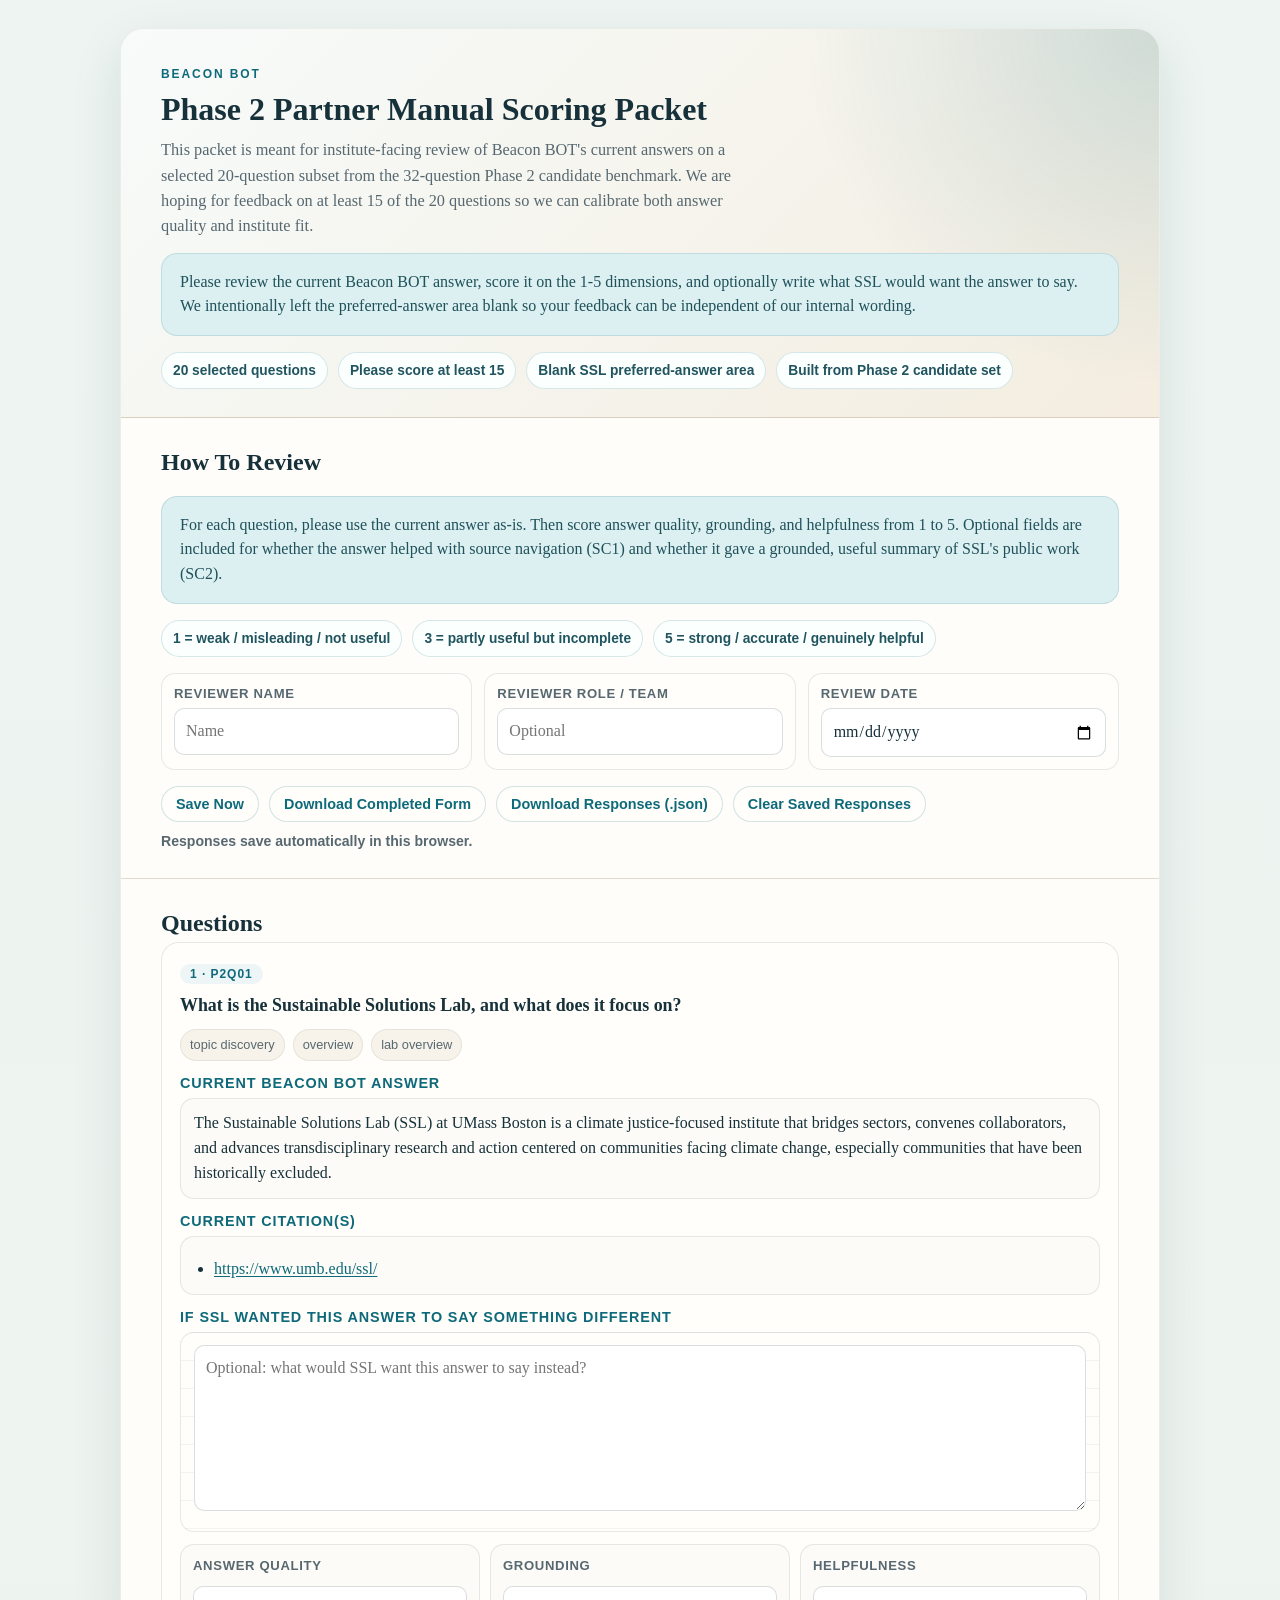
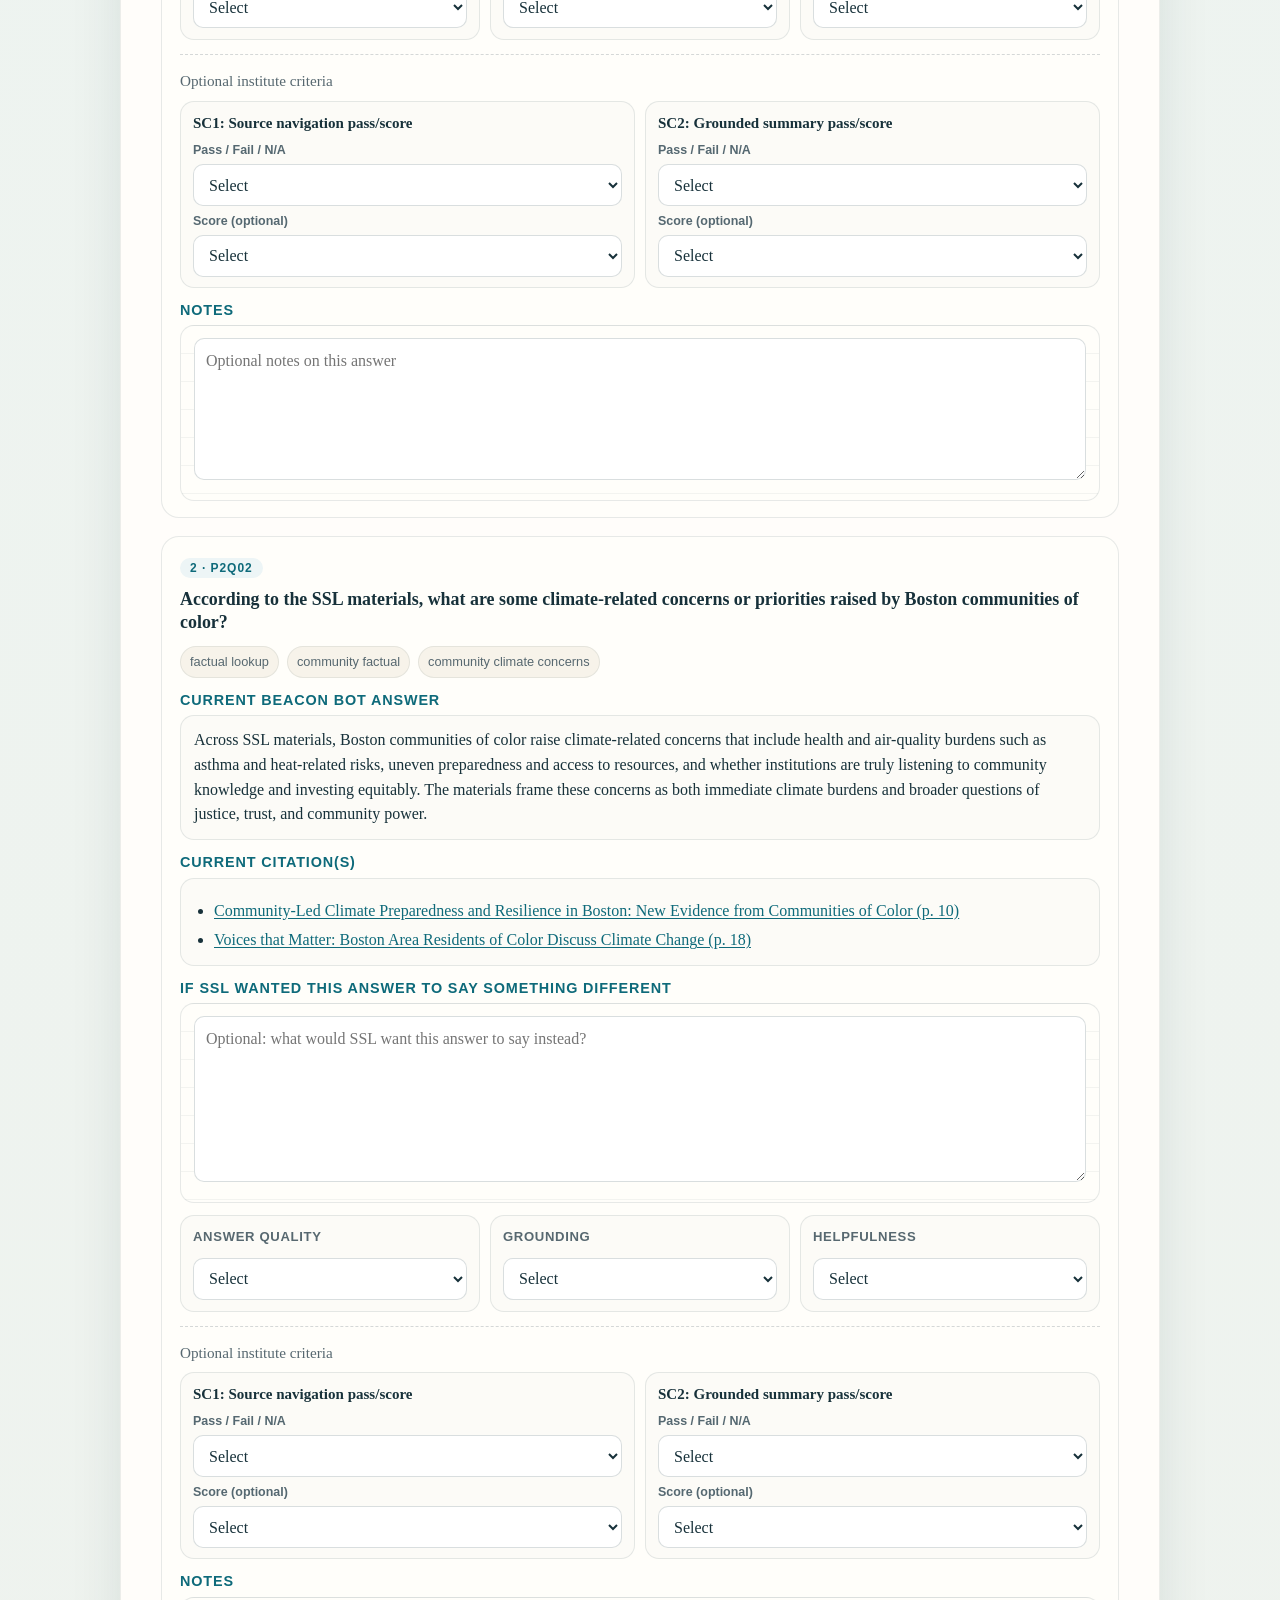
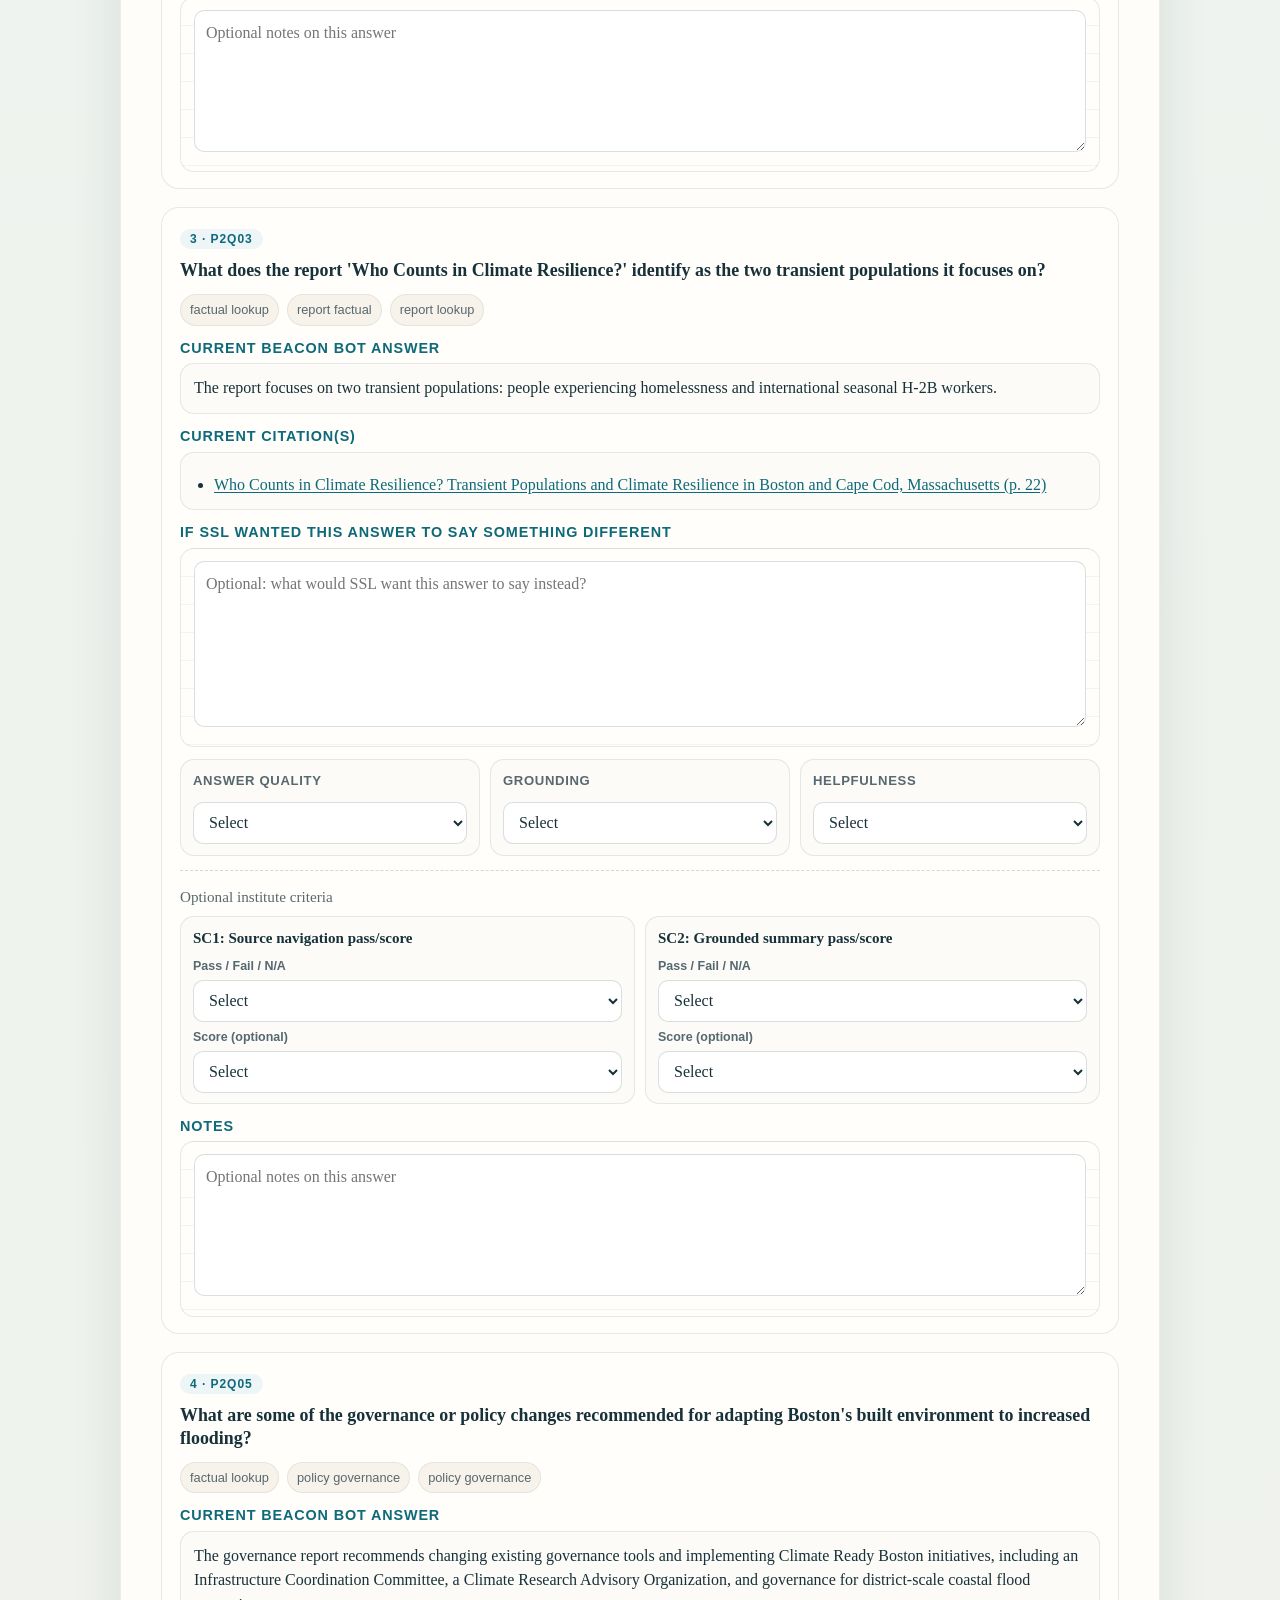
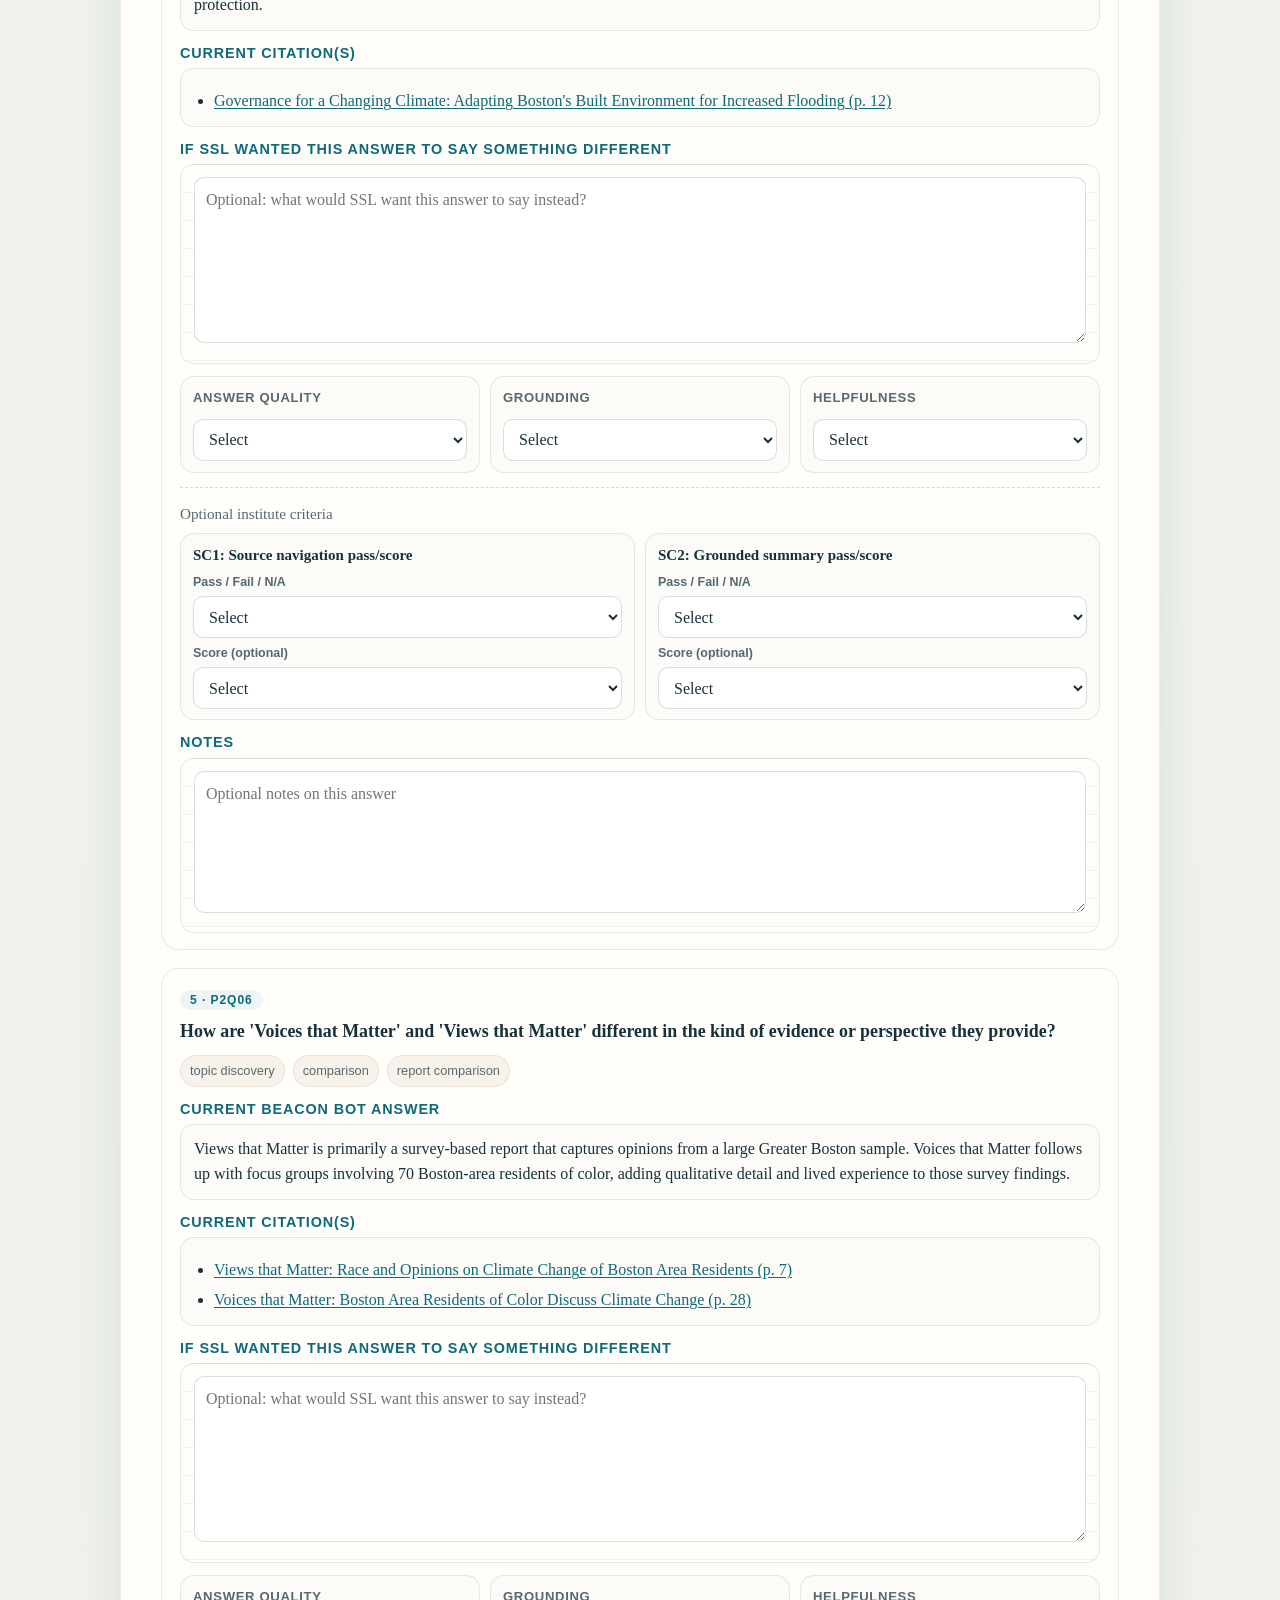
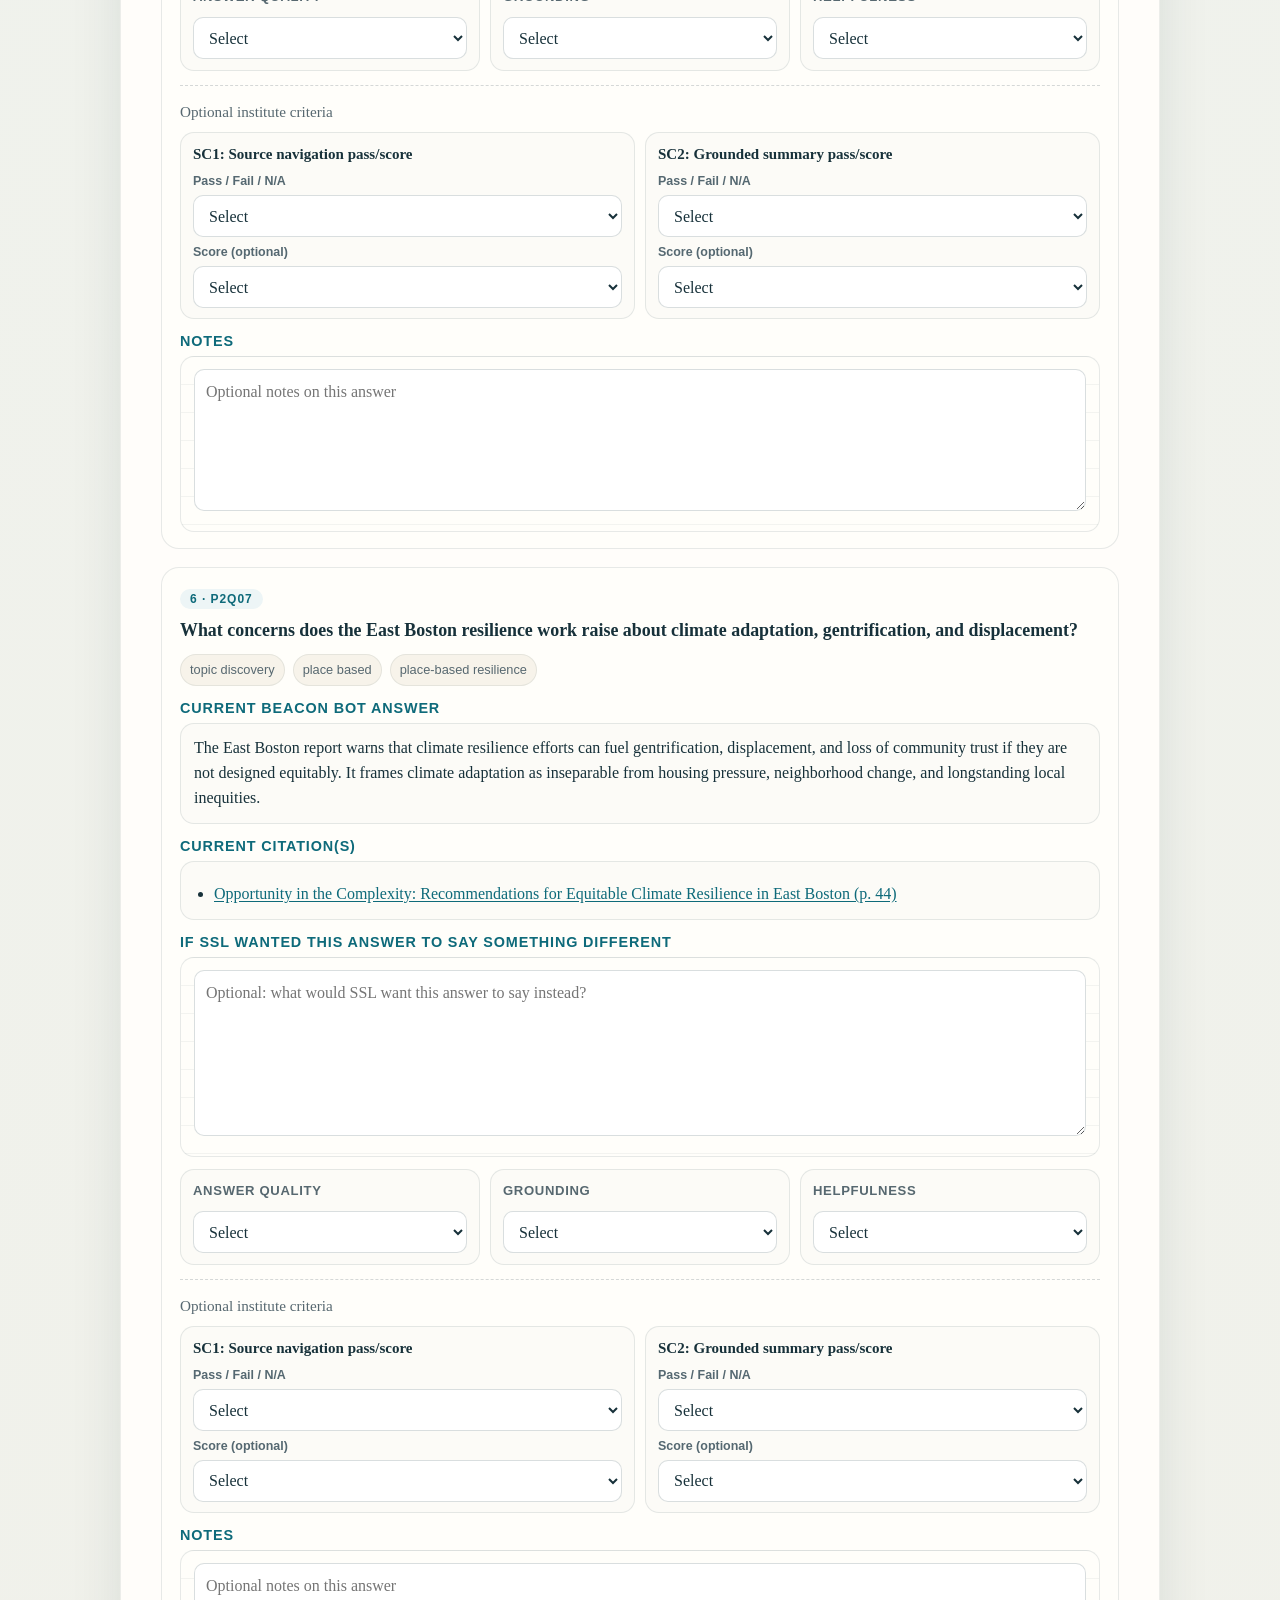
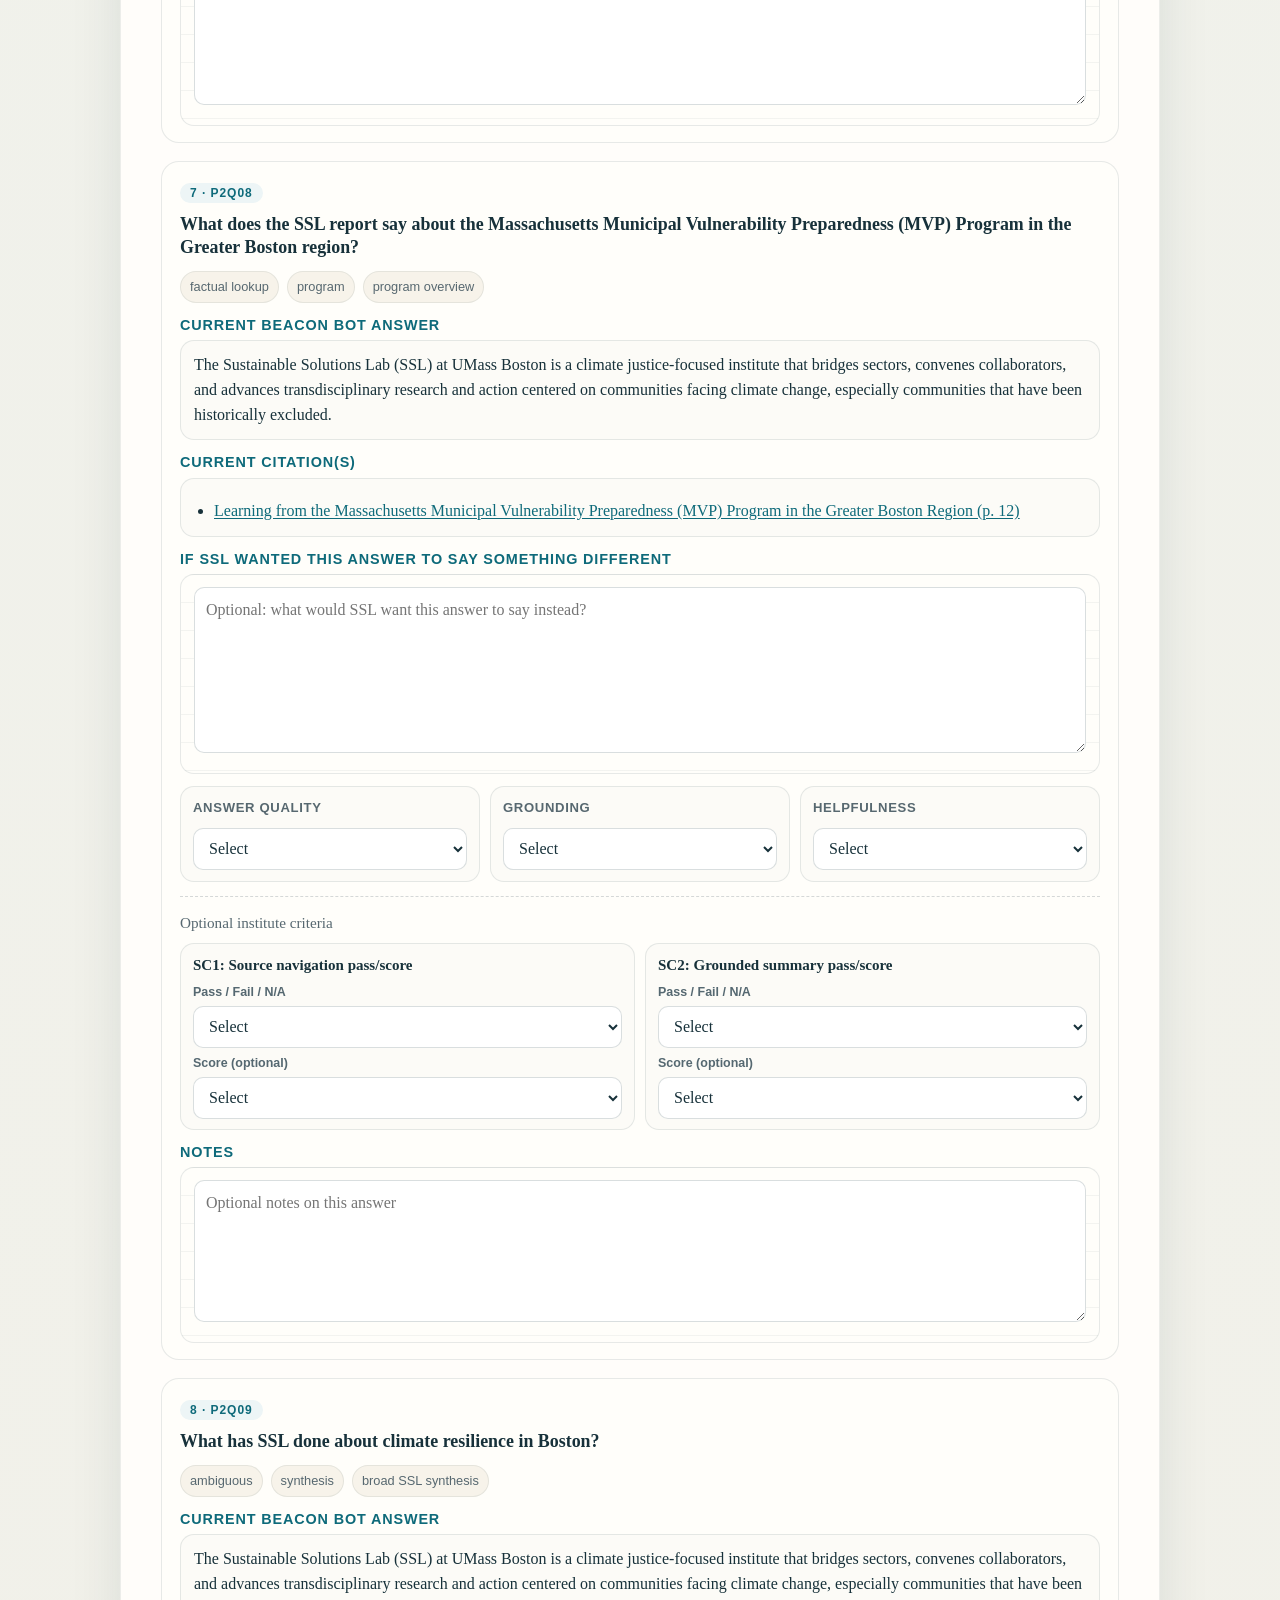
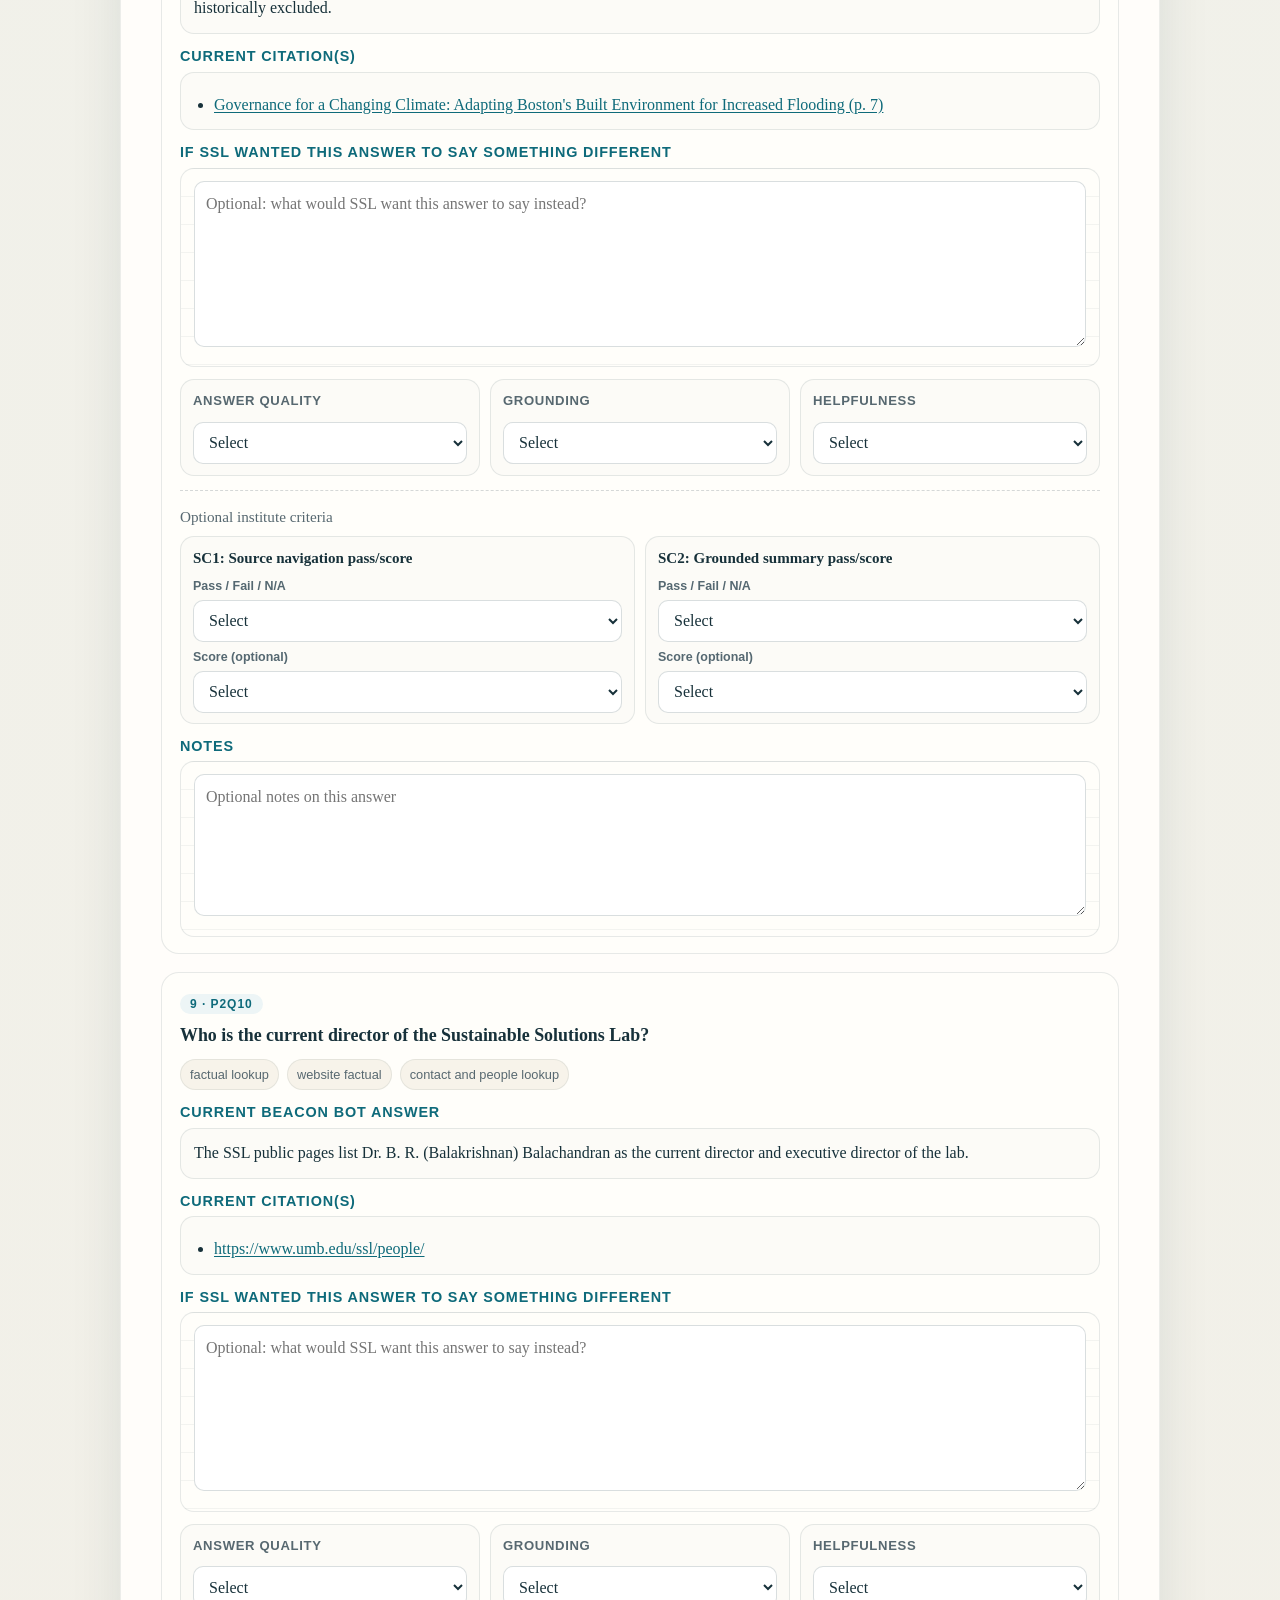
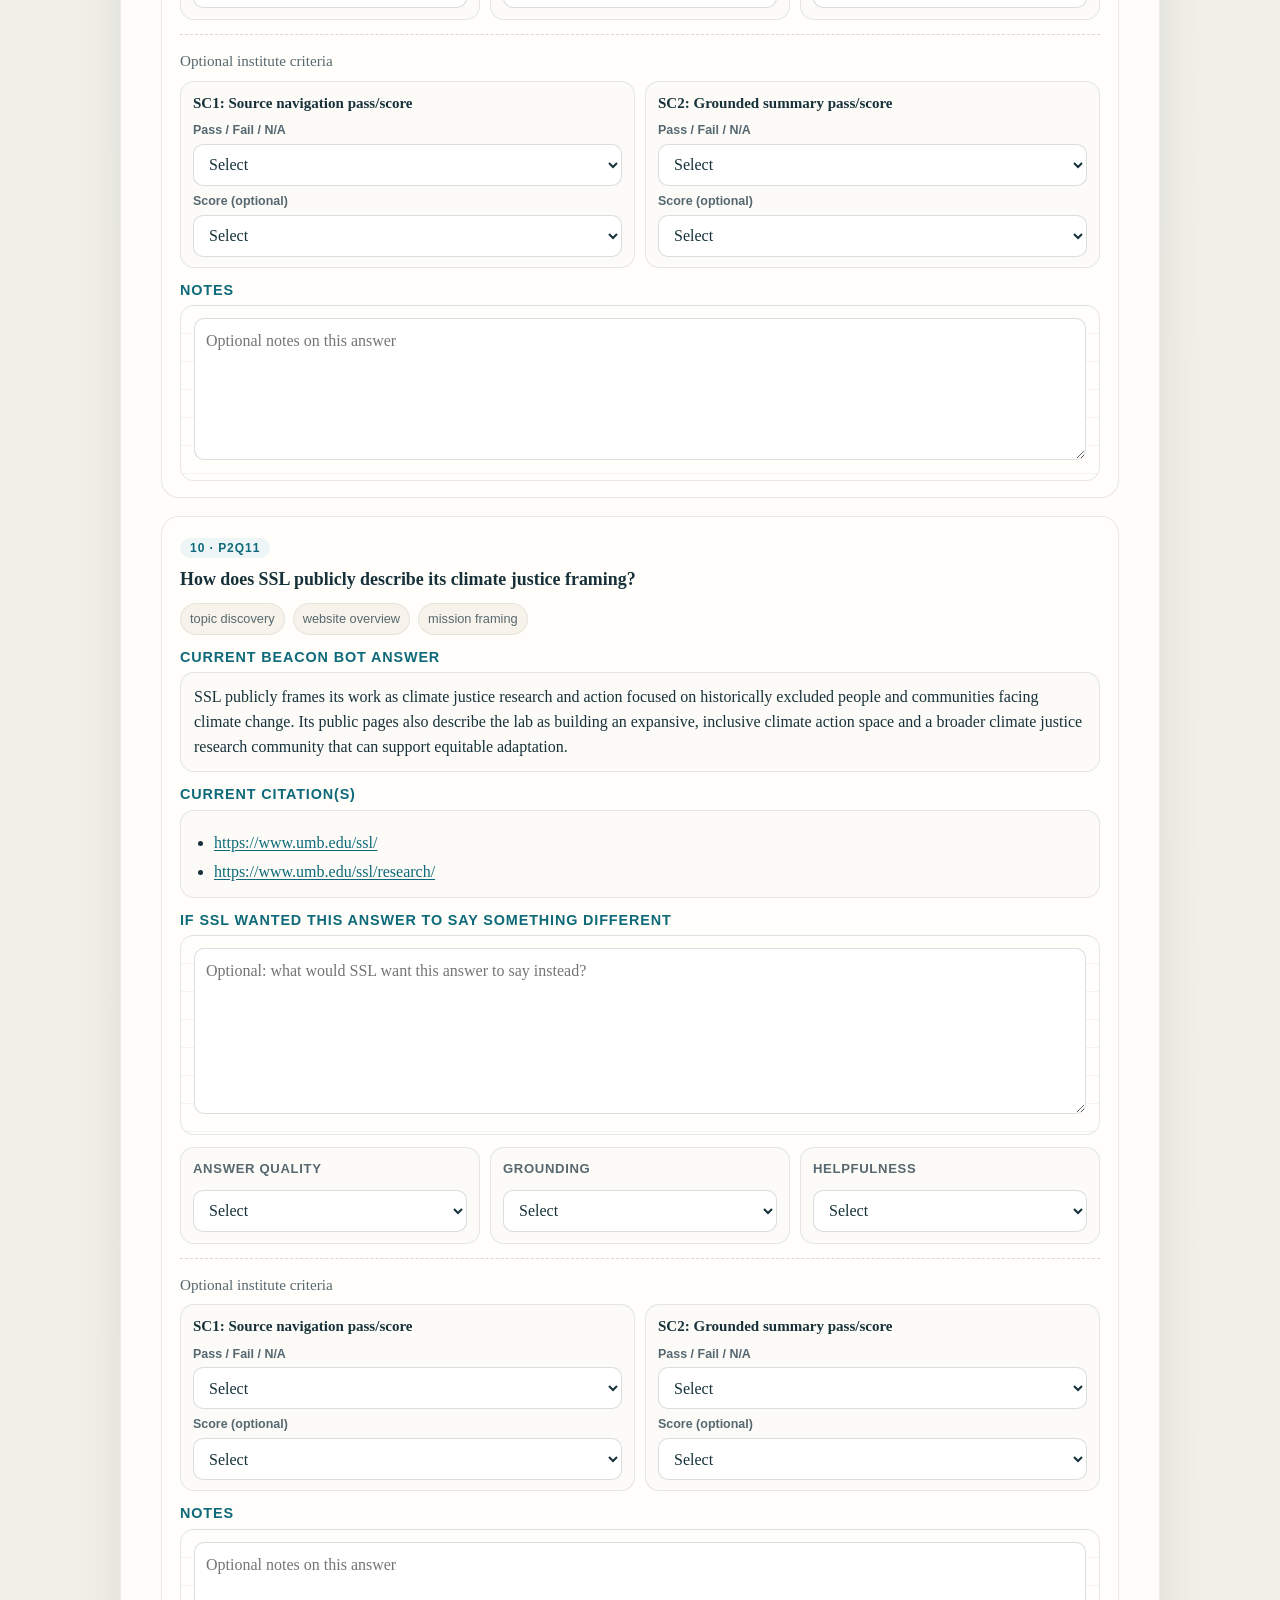
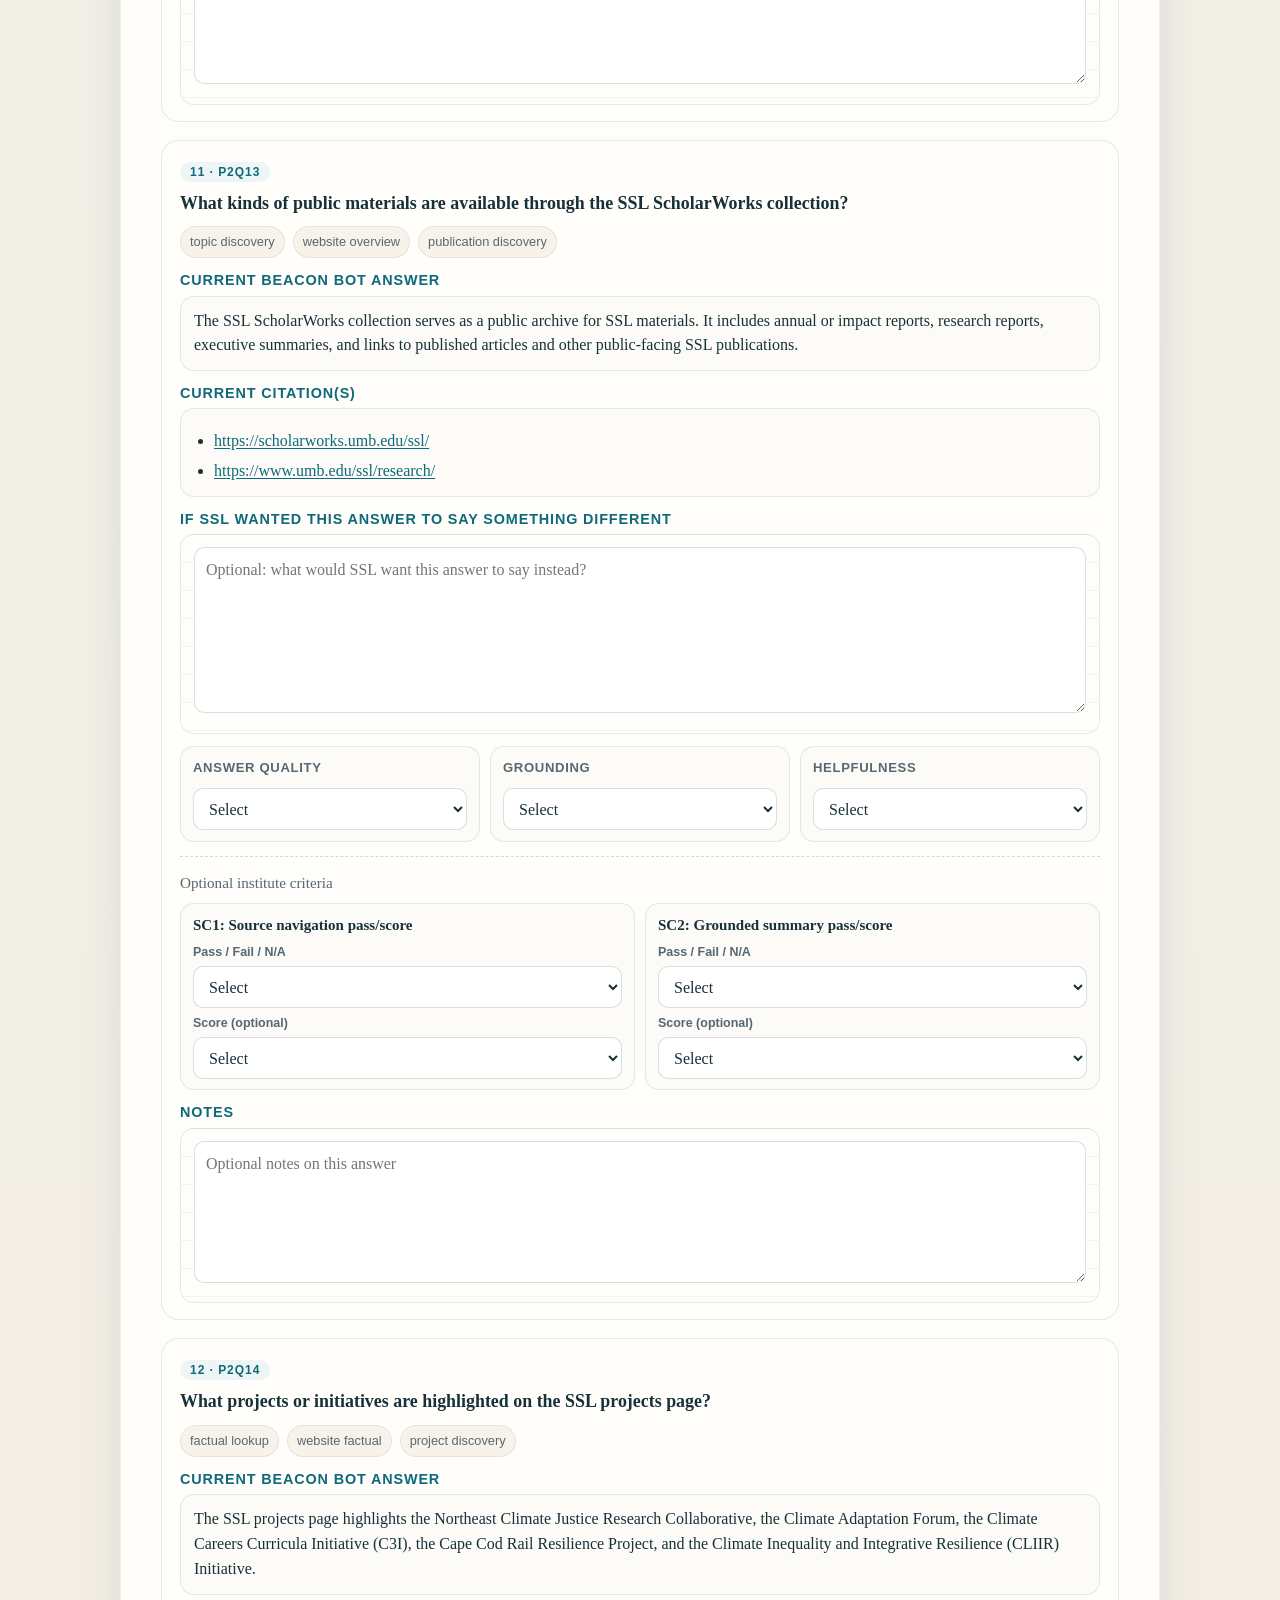
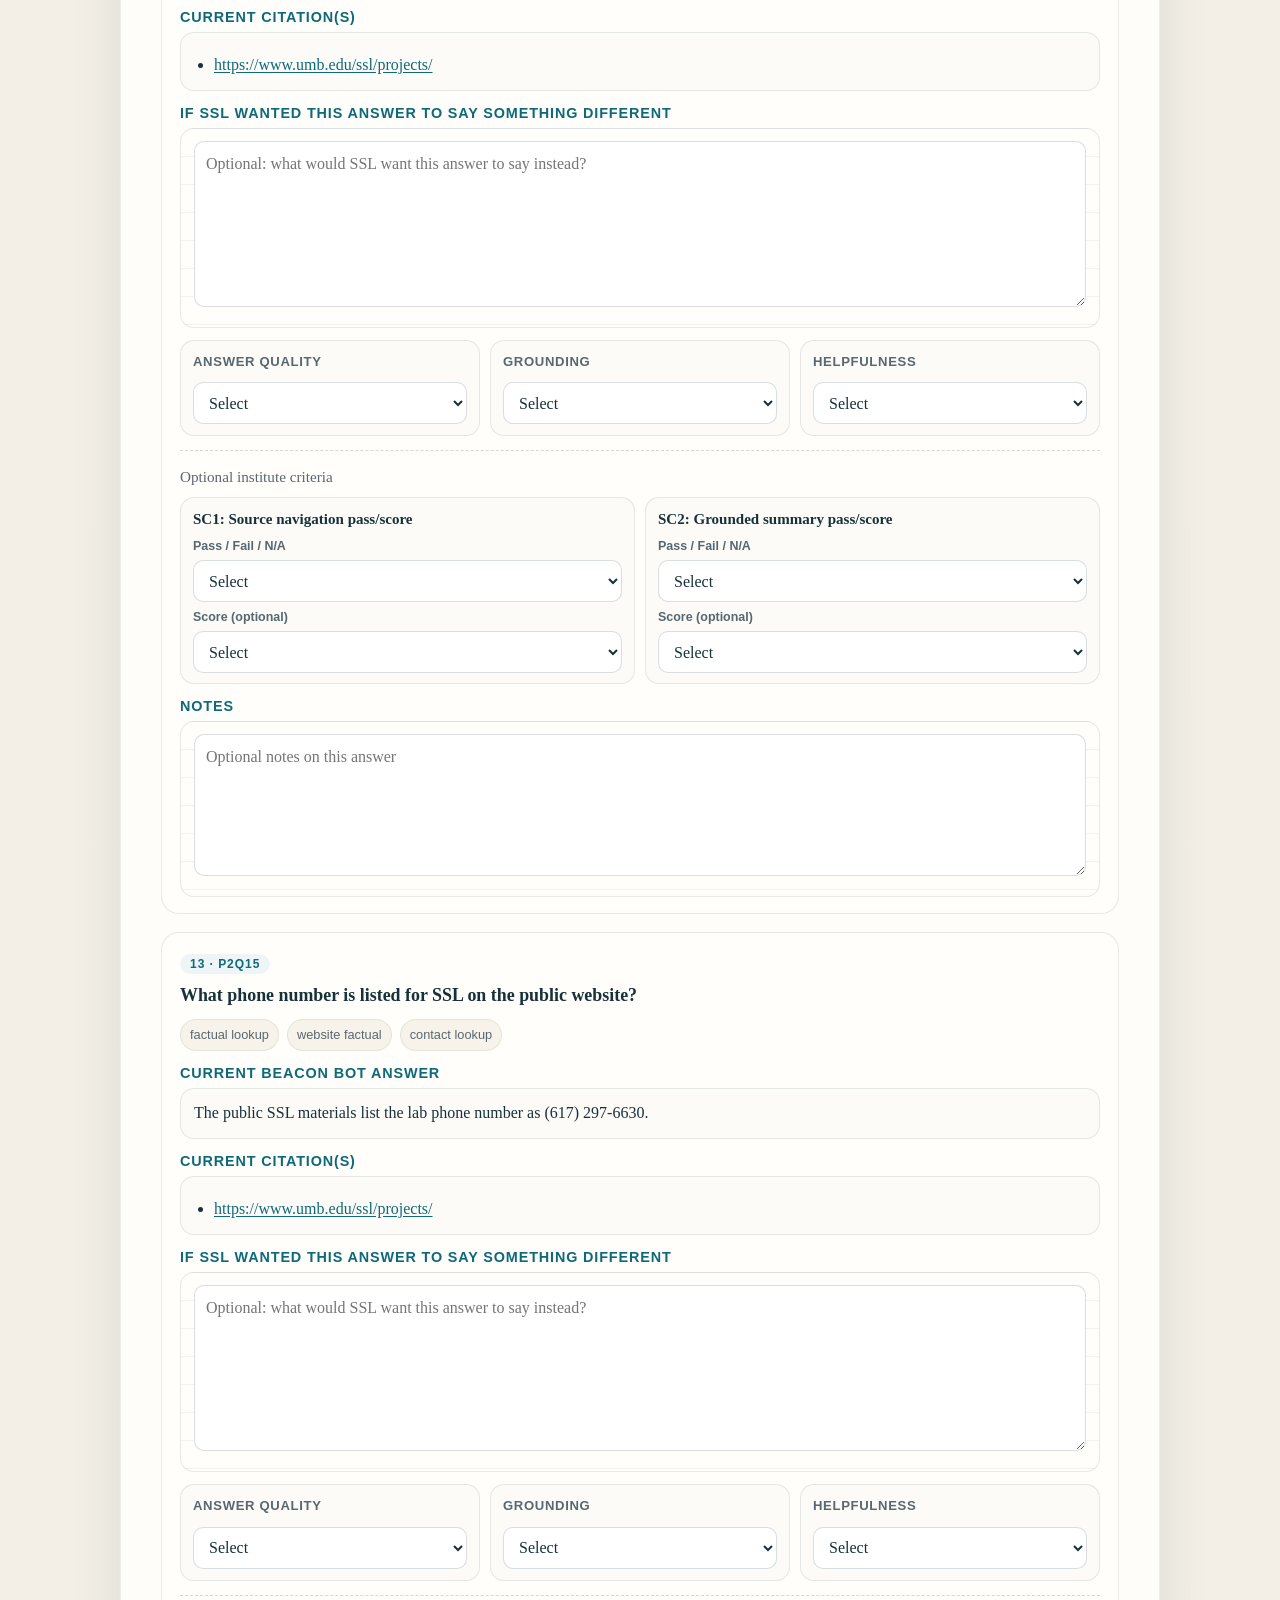
<file: docs/phase2_partner_manual_scoring_packet_20_interactive.html>
<!DOCTYPE html>
<html lang="en">
<head>
  <meta charset="utf-8" />
  <meta name="viewport" content="width=device-width, initial-scale=1" />
  <title>Beacon BOT Phase 2 Partner Manual Scoring Packet</title>
  <style>
    :root {
      --bg: #f3efe6;
      --paper: #fffdfa;
      --ink: #17313a;
      --muted: #576870;
      --line: #d8cfbf;
      --accent: #0e6a7a;
      --accent-soft: #dceff1;
      --panel: #f7f3ea;
    }

    * { box-sizing: border-box; }

    body {
      margin: 0;
      background: linear-gradient(180deg, #edf4f1 0%, var(--bg) 56%, #f2eee5 100%);
      color: var(--ink);
      font-family: Georgia, "Times New Roman", serif;
      line-height: 1.55;
      padding: 28px 16px 48px;
    }

    .page {
      max-width: 1040px;
      margin: 0 auto;
      background: var(--paper);
      border: 1px solid rgba(23, 49, 58, 0.08);
      border-radius: 24px;
      box-shadow: 0 18px 52px rgba(23, 49, 58, 0.10);
      overflow: hidden;
    }

    .hero {
      padding: 36px 40px 28px;
      background:
        radial-gradient(circle at top right, rgba(14, 106, 122, 0.16), transparent 32%),
        linear-gradient(135deg, #f7fbfa 0%, #f4ede0 100%);
      border-bottom: 1px solid var(--line);
    }

    .eyebrow,
    .pill,
    .meta-item,
    .score-label {
      font-family: Arial, Helvetica, sans-serif;
    }

    .eyebrow {
      margin: 0 0 8px;
      color: var(--accent);
      font-size: 12px;
      font-weight: 700;
      letter-spacing: 0.16em;
      text-transform: uppercase;
    }

    h1, h2, h3 {
      margin: 0;
    }

    h1 {
      font-size: 2rem;
      line-height: 1.12;
      margin-bottom: 10px;
    }

    .lead {
      margin: 0;
      max-width: 74ch;
      color: var(--muted);
      font-size: 1.02rem;
    }

    .section {
      padding: 26px 40px;
      border-bottom: 1px solid rgba(216, 207, 191, 0.72);
    }

    .section:last-child {
      border-bottom: 0;
    }

    .callout {
      background: var(--accent-soft);
      border: 1px solid rgba(14, 106, 122, 0.14);
      border-radius: 16px;
      padding: 16px 18px;
      color: #1f515a;
      margin-top: 14px;
    }

    .pill-row {
      display: flex;
      flex-wrap: wrap;
      gap: 10px;
      margin-top: 16px;
    }

    .pill {
      border: 1px solid rgba(14, 106, 122, 0.16);
      background: #fbfffe;
      color: #20545f;
      border-radius: 999px;
      padding: 7px 11px;
      font-size: 0.86rem;
      font-weight: 700;
    }

    .questions {
      display: grid;
      gap: 18px;
    }

    .question {
      border: 1px solid rgba(23, 49, 58, 0.10);
      border-radius: 18px;
      padding: 18px 18px 16px;
      background: #fffefa;
      break-inside: avoid;
      page-break-inside: avoid;
    }

    .qid {
      display: inline-block;
      margin-bottom: 10px;
      padding: 4px 10px;
      border-radius: 999px;
      background: #edf5f6;
      color: var(--accent);
      font: 700 12px/1 Arial, Helvetica, sans-serif;
      letter-spacing: 0.08em;
      text-transform: uppercase;
    }

    .question h3 {
      font-size: 1.12rem;
      line-height: 1.28;
      margin-bottom: 12px;
    }

    .meta {
      display: flex;
      flex-wrap: wrap;
      gap: 8px;
      margin-bottom: 14px;
    }

    .meta-item {
      background: var(--panel);
      border: 1px solid rgba(23, 49, 58, 0.08);
      border-radius: 999px;
      padding: 5px 9px;
      font-size: 0.8rem;
      color: var(--muted);
    }

    .block-title {
      font: 700 0.9rem/1.2 Arial, Helvetica, sans-serif;
      color: var(--accent);
      text-transform: uppercase;
      letter-spacing: 0.06em;
      margin: 14px 0 6px;
    }

    .answer-box,
    .blank-box,
    .notes-box {
      border: 1px solid rgba(23, 49, 58, 0.10);
      border-radius: 14px;
      background: #fffdf9;
      padding: 12px 13px;
    }

    .answer-box {
      background: #fcfbf7;
    }

    .answer-box a {
      color: var(--accent);
      text-decoration: underline;
      text-underline-offset: 2px;
      word-break: break-word;
    }

    .blank-box {
      min-height: 132px;
      background:
        linear-gradient(to bottom, transparent 0, transparent 27px, rgba(23, 49, 58, 0.10) 28px) top left / 100% 28px repeat-y,
        #fffefa;
    }

    .notes-box {
      min-height: 110px;
      background:
        linear-gradient(to bottom, transparent 0, transparent 27px, rgba(23, 49, 58, 0.10) 28px) top left / 100% 28px repeat-y,
        #fffefa;
    }

    .toolbar {
      display: flex;
      flex-wrap: wrap;
      gap: 10px;
      align-items: center;
      margin-top: 16px;
    }

    .toolbar button {
      border: 1px solid rgba(14, 106, 122, 0.18);
      background: #fffefa;
      color: var(--accent);
      border-radius: 999px;
      padding: 10px 14px;
      font: 700 0.9rem/1 Arial, Helvetica, sans-serif;
      cursor: pointer;
    }

    .save-status {
      color: var(--muted);
      font: 600 0.88rem/1.4 Arial, Helvetica, sans-serif;
    }

    .reviewer-grid {
      display: grid;
      grid-template-columns: repeat(3, minmax(0, 1fr));
      gap: 12px;
      margin-top: 16px;
    }

    .field-card {
      border: 1px solid rgba(23, 49, 58, 0.10);
      border-radius: 14px;
      background: #fffefa;
      padding: 12px;
    }

    .field-card label {
      display: block;
      margin: 0 0 6px;
      color: var(--muted);
      font: 700 0.82rem/1.2 Arial, Helvetica, sans-serif;
      text-transform: uppercase;
      letter-spacing: 0.05em;
    }

    .review-input,
    .review-select,
    .review-textarea {
      width: 100%;
      border: 1px solid rgba(23, 49, 58, 0.16);
      border-radius: 10px;
      background: #fff;
      color: var(--ink);
      font: inherit;
      padding: 10px 11px;
    }

    .review-input,
    .review-select {
      min-height: 42px;
    }

    .review-textarea {
      min-height: 128px;
      resize: vertical;
      line-height: 1.5;
    }

    .score-card .review-select {
      margin-top: 2px;
    }

    ul {
      margin: 8px 0 0;
      padding-left: 20px;
    }

    li + li {
      margin-top: 5px;
    }

    .score-grid {
      display: grid;
      grid-template-columns: repeat(3, minmax(0, 1fr));
      gap: 10px;
      margin-top: 12px;
    }

    .score-card {
      border: 1px solid rgba(23, 49, 58, 0.10);
      border-radius: 14px;
      padding: 11px 12px;
      background: #fcfbf7;
    }

    .score-label {
      margin: 0 0 8px;
      color: var(--muted);
      font-size: 0.82rem;
      font-weight: 700;
      text-transform: uppercase;
      letter-spacing: 0.05em;
    }

    .score-scale {
      font-size: 1rem;
      letter-spacing: 0.18em;
    }

    .optional {
      margin-top: 14px;
      padding-top: 14px;
      border-top: 1px dashed rgba(23, 49, 58, 0.18);
    }

    .optional p {
      margin: 0 0 8px;
      color: var(--muted);
      font-size: 0.95rem;
    }

    .optional-lines {
      display: grid;
      grid-template-columns: repeat(2, minmax(0, 1fr));
      gap: 10px;
    }

    .line-card {
      border: 1px solid rgba(23, 49, 58, 0.10);
      border-radius: 14px;
      padding: 10px 12px;
      background: #fcfbf7;
      min-height: 78px;
    }

    .line-card strong {
      display: block;
      margin-bottom: 6px;
      font-size: 0.94rem;
    }

    .line {
      display: block;
      height: 18px;
      border-bottom: 1px solid rgba(23, 49, 58, 0.22);
      margin-bottom: 8px;
    }

    p {
      margin: 0;
    }

    @media print {
      @page {
        margin: 0.5in;
      }

      body {
        background: #fff;
        color: #1d3038;
        padding: 0;
        font-size: 10.8pt;
      }

      .page {
        max-width: none;
        border: 0;
        border-radius: 0;
        box-shadow: none;
      }

      .hero {
        background: #fff;
        padding: 0 0 18px;
      }

      .section {
        padding: 18px 0;
      }

      .question {
        border-radius: 10px;
        padding: 12px;
      }

      .score-grid,
      .optional-lines {
        grid-template-columns: repeat(2, minmax(0, 1fr));
      }

      .blank-box {
        min-height: 96px;
      }

      .toolbar {
        display: none;
      }

      .reviewer-grid,
      .score-grid,
      .optional-lines {
        grid-template-columns: 1fr;
      }

      .review-input,
      .review-select,
      .review-textarea {
        border: 1px solid #d6dede;
        background: transparent;
        color: #1f2f35;
      }
    }
  </style>
</head>
<body>
  <main class="page">
    <section class="hero">
      <p class="eyebrow">Beacon BOT</p>
      <h1>Phase 2 Partner Manual Scoring Packet</h1>
      <p class="lead">
        This packet is meant for institute-facing review of Beacon BOT's current answers on a selected 20-question
        subset from the 32-question Phase 2 candidate benchmark. We are hoping for feedback on at least 15 of the 20
        questions so we can calibrate both answer quality and institute fit.
      </p>
      <div class="callout">
        Please review the current Beacon BOT answer, score it on the 1-5 dimensions, and optionally write what SSL
        would want the answer to say. We intentionally left the preferred-answer area blank so your feedback can be
        independent of our internal wording.
      </div>
      <div class="pill-row">
        <span class="pill">20 selected questions</span>
        <span class="pill">Please score at least 15</span>
        <span class="pill">Blank SSL preferred-answer area</span>
        <span class="pill">Built from Phase 2 candidate set</span>
      </div>
    </section>

    <section class="section">
      <h2>How To Review</h2>
      <div class="callout">
        For each question, please use the current answer as-is. Then score answer quality, grounding, and helpfulness
        from 1 to 5. Optional fields are included for whether the answer helped with source navigation (SC1) and
        whether it gave a grounded, useful summary of SSL's public work (SC2).
      </div>
      <div class="pill-row">
        <span class="pill">1 = weak / misleading / not useful</span>
        <span class="pill">3 = partly useful but incomplete</span>
        <span class="pill">5 = strong / accurate / genuinely helpful</span>
      </div>
      <div class="reviewer-grid">
        <div class="field-card">
          <label for="reviewer-name">Reviewer Name</label>
          <input class="review-input" id="reviewer-name" type="text" placeholder="Name" />
        </div>
        <div class="field-card">
          <label for="reviewer-role">Reviewer Role / Team</label>
          <input class="review-input" id="reviewer-role" type="text" placeholder="Optional" />
        </div>
        <div class="field-card">
          <label for="review-date">Review Date</label>
          <input class="review-input" id="review-date" type="date" />
        </div>
      </div>
      <div class="toolbar">
        <button type="button" id="save-now">Save Now</button>
        <button type="button" id="download-html">Download Completed Form</button>
        <button type="button" id="download-json">Download Responses (.json)</button>
        <button type="button" id="clear-form">Clear Saved Responses</button>
        <span class="save-status" id="save-status">Responses save automatically in this browser.</span>
      </div>
    </section>

    <section class="section">
      <h2>Questions</h2>
      <div class="questions">
        <article class="question">
          <span class="qid">1 · p2q01</span>
          <h3>What is the Sustainable Solutions Lab, and what does it focus on?</h3>
          <div class="meta">
            <span class="meta-item">topic discovery</span>
            <span class="meta-item">overview</span>
            <span class="meta-item">lab overview</span>
          </div>
          <div class="block-title">Current Beacon BOT Answer</div>
          <div class="answer-box">The Sustainable Solutions Lab (SSL) at UMass Boston is a climate justice-focused institute that bridges sectors, convenes collaborators, and advances transdisciplinary research and action centered on communities facing climate change, especially communities that have been historically excluded.</div>
          <div class="block-title">Current Citation(s)</div>
          <div class="answer-box"><ul><li>https://www.umb.edu/ssl/</li></ul></div>
          <div class="block-title">If SSL Wanted This Answer To Say Something Different</div>
          <div class="blank-box"></div>
          <div class="score-grid">
            <div class="score-card"><p class="score-label">Answer Quality</p><div class="score-scale">1 2 3 4 5</div></div>
            <div class="score-card"><p class="score-label">Grounding</p><div class="score-scale">1 2 3 4 5</div></div>
            <div class="score-card"><p class="score-label">Helpfulness</p><div class="score-scale">1 2 3 4 5</div></div>
          </div>
          <div class="optional">
            <p>Optional institute criteria</p>
            <div class="optional-lines">
              <div class="line-card"><strong>SC1: Source navigation pass/score</strong><span class="line"></span><span class="line"></span></div>
              <div class="line-card"><strong>SC2: Grounded summary pass/score</strong><span class="line"></span><span class="line"></span></div>
            </div>
          </div>
          <div class="block-title">Notes</div>
          <div class="notes-box"></div>
        </article>

        <article class="question">
          <span class="qid">2 · p2q02</span>
          <h3>According to the SSL materials, what are some climate-related concerns or priorities raised by Boston communities of color?</h3>
          <div class="meta">
            <span class="meta-item">factual lookup</span>
            <span class="meta-item">community factual</span>
            <span class="meta-item">community climate concerns</span>
          </div>
          <div class="block-title">Current Beacon BOT Answer</div>
          <div class="answer-box">Across SSL materials, Boston communities of color raise climate-related concerns that include health and air-quality burdens such as asthma and heat-related risks, uneven preparedness and access to resources, and whether institutions are truly listening to community knowledge and investing equitably. The materials frame these concerns as both immediate climate burdens and broader questions of justice, trust, and community power.</div>
          <div class="block-title">Current Citation(s)</div>
          <div class="answer-box"><ul><li>Community-Led Climate Preparedness and Resilience in Boston: New Evidence from Communities of Color (p. 10)</li><li>Voices that Matter: Boston Area Residents of Color Discuss Climate Change (p. 18)</li></ul></div>
          <div class="block-title">If SSL Wanted This Answer To Say Something Different</div>
          <div class="blank-box"></div>
          <div class="score-grid">
            <div class="score-card"><p class="score-label">Answer Quality</p><div class="score-scale">1 2 3 4 5</div></div>
            <div class="score-card"><p class="score-label">Grounding</p><div class="score-scale">1 2 3 4 5</div></div>
            <div class="score-card"><p class="score-label">Helpfulness</p><div class="score-scale">1 2 3 4 5</div></div>
          </div>
          <div class="optional">
            <p>Optional institute criteria</p>
            <div class="optional-lines">
              <div class="line-card"><strong>SC1: Source navigation pass/score</strong><span class="line"></span><span class="line"></span></div>
              <div class="line-card"><strong>SC2: Grounded summary pass/score</strong><span class="line"></span><span class="line"></span></div>
            </div>
          </div>
          <div class="block-title">Notes</div>
          <div class="notes-box"></div>
        </article>

        <article class="question">
          <span class="qid">3 · p2q03</span>
          <h3>What does the report 'Who Counts in Climate Resilience?' identify as the two transient populations it focuses on?</h3>
          <div class="meta">
            <span class="meta-item">factual lookup</span>
            <span class="meta-item">report factual</span>
            <span class="meta-item">report lookup</span>
          </div>
          <div class="block-title">Current Beacon BOT Answer</div>
          <div class="answer-box">The report focuses on two transient populations: people experiencing homelessness and international seasonal H-2B workers.</div>
          <div class="block-title">Current Citation(s)</div>
          <div class="answer-box"><ul><li>Who Counts in Climate Resilience? Transient Populations and Climate Resilience in Boston and Cape Cod, Massachusetts (p. 22)</li></ul></div>
          <div class="block-title">If SSL Wanted This Answer To Say Something Different</div>
          <div class="blank-box"></div>
          <div class="score-grid">
            <div class="score-card"><p class="score-label">Answer Quality</p><div class="score-scale">1 2 3 4 5</div></div>
            <div class="score-card"><p class="score-label">Grounding</p><div class="score-scale">1 2 3 4 5</div></div>
            <div class="score-card"><p class="score-label">Helpfulness</p><div class="score-scale">1 2 3 4 5</div></div>
          </div>
          <div class="optional">
            <p>Optional institute criteria</p>
            <div class="optional-lines">
              <div class="line-card"><strong>SC1: Source navigation pass/score</strong><span class="line"></span><span class="line"></span></div>
              <div class="line-card"><strong>SC2: Grounded summary pass/score</strong><span class="line"></span><span class="line"></span></div>
            </div>
          </div>
          <div class="block-title">Notes</div>
          <div class="notes-box"></div>
        </article>

        <article class="question">
          <span class="qid">4 · p2q05</span>
          <h3>What are some of the governance or policy changes recommended for adapting Boston's built environment to increased flooding?</h3>
          <div class="meta">
            <span class="meta-item">factual lookup</span>
            <span class="meta-item">policy governance</span>
            <span class="meta-item">policy governance</span>
          </div>
          <div class="block-title">Current Beacon BOT Answer</div>
          <div class="answer-box">The governance report recommends changing existing governance tools and implementing Climate Ready Boston initiatives, including an Infrastructure Coordination Committee, a Climate Research Advisory Organization, and governance for district-scale coastal flood protection.</div>
          <div class="block-title">Current Citation(s)</div>
          <div class="answer-box"><ul><li>Governance for a Changing Climate: Adapting Boston's Built Environment for Increased Flooding (p. 12)</li></ul></div>
          <div class="block-title">If SSL Wanted This Answer To Say Something Different</div>
          <div class="blank-box"></div>
          <div class="score-grid">
            <div class="score-card"><p class="score-label">Answer Quality</p><div class="score-scale">1 2 3 4 5</div></div>
            <div class="score-card"><p class="score-label">Grounding</p><div class="score-scale">1 2 3 4 5</div></div>
            <div class="score-card"><p class="score-label">Helpfulness</p><div class="score-scale">1 2 3 4 5</div></div>
          </div>
          <div class="optional">
            <p>Optional institute criteria</p>
            <div class="optional-lines">
              <div class="line-card"><strong>SC1: Source navigation pass/score</strong><span class="line"></span><span class="line"></span></div>
              <div class="line-card"><strong>SC2: Grounded summary pass/score</strong><span class="line"></span><span class="line"></span></div>
            </div>
          </div>
          <div class="block-title">Notes</div>
          <div class="notes-box"></div>
        </article>

        <article class="question">
          <span class="qid">5 · p2q06</span>
          <h3>How are 'Voices that Matter' and 'Views that Matter' different in the kind of evidence or perspective they provide?</h3>
          <div class="meta">
            <span class="meta-item">topic discovery</span>
            <span class="meta-item">comparison</span>
            <span class="meta-item">report comparison</span>
          </div>
          <div class="block-title">Current Beacon BOT Answer</div>
          <div class="answer-box">Views that Matter is primarily a survey-based report that captures opinions from a large Greater Boston sample. Voices that Matter follows up with focus groups involving 70 Boston-area residents of color, adding qualitative detail and lived experience to those survey findings.</div>
          <div class="block-title">Current Citation(s)</div>
          <div class="answer-box"><ul><li>Views that Matter: Race and Opinions on Climate Change of Boston Area Residents (p. 7)</li><li>Voices that Matter: Boston Area Residents of Color Discuss Climate Change (p. 28)</li></ul></div>
          <div class="block-title">If SSL Wanted This Answer To Say Something Different</div>
          <div class="blank-box"></div>
          <div class="score-grid">
            <div class="score-card"><p class="score-label">Answer Quality</p><div class="score-scale">1 2 3 4 5</div></div>
            <div class="score-card"><p class="score-label">Grounding</p><div class="score-scale">1 2 3 4 5</div></div>
            <div class="score-card"><p class="score-label">Helpfulness</p><div class="score-scale">1 2 3 4 5</div></div>
          </div>
          <div class="optional">
            <p>Optional institute criteria</p>
            <div class="optional-lines">
              <div class="line-card"><strong>SC1: Source navigation pass/score</strong><span class="line"></span><span class="line"></span></div>
              <div class="line-card"><strong>SC2: Grounded summary pass/score</strong><span class="line"></span><span class="line"></span></div>
            </div>
          </div>
          <div class="block-title">Notes</div>
          <div class="notes-box"></div>
        </article>

        <article class="question">
          <span class="qid">6 · p2q07</span>
          <h3>What concerns does the East Boston resilience work raise about climate adaptation, gentrification, and displacement?</h3>
          <div class="meta">
            <span class="meta-item">topic discovery</span>
            <span class="meta-item">place based</span>
            <span class="meta-item">place-based resilience</span>
          </div>
          <div class="block-title">Current Beacon BOT Answer</div>
          <div class="answer-box">The East Boston report warns that climate resilience efforts can fuel gentrification, displacement, and loss of community trust if they are not designed equitably. It frames climate adaptation as inseparable from housing pressure, neighborhood change, and longstanding local inequities.</div>
          <div class="block-title">Current Citation(s)</div>
          <div class="answer-box"><ul><li>Opportunity in the Complexity: Recommendations for Equitable Climate Resilience in East Boston (p. 44)</li></ul></div>
          <div class="block-title">If SSL Wanted This Answer To Say Something Different</div>
          <div class="blank-box"></div>
          <div class="score-grid">
            <div class="score-card"><p class="score-label">Answer Quality</p><div class="score-scale">1 2 3 4 5</div></div>
            <div class="score-card"><p class="score-label">Grounding</p><div class="score-scale">1 2 3 4 5</div></div>
            <div class="score-card"><p class="score-label">Helpfulness</p><div class="score-scale">1 2 3 4 5</div></div>
          </div>
          <div class="optional">
            <p>Optional institute criteria</p>
            <div class="optional-lines">
              <div class="line-card"><strong>SC1: Source navigation pass/score</strong><span class="line"></span><span class="line"></span></div>
              <div class="line-card"><strong>SC2: Grounded summary pass/score</strong><span class="line"></span><span class="line"></span></div>
            </div>
          </div>
          <div class="block-title">Notes</div>
          <div class="notes-box"></div>
        </article>

        <article class="question">
          <span class="qid">7 · p2q08</span>
          <h3>What does the SSL report say about the Massachusetts Municipal Vulnerability Preparedness (MVP) Program in the Greater Boston region?</h3>
          <div class="meta">
            <span class="meta-item">factual lookup</span>
            <span class="meta-item">program</span>
            <span class="meta-item">program overview</span>
          </div>
          <div class="block-title">Current Beacon BOT Answer</div>
          <div class="answer-box">The Sustainable Solutions Lab (SSL) at UMass Boston is a climate justice-focused institute that bridges sectors, convenes collaborators, and advances transdisciplinary research and action centered on communities facing climate change, especially communities that have been historically excluded.</div>
          <div class="block-title">Current Citation(s)</div>
          <div class="answer-box"><ul><li>Learning from the Massachusetts Municipal Vulnerability Preparedness (MVP) Program in the Greater Boston Region (p. 12)</li></ul></div>
          <div class="block-title">If SSL Wanted This Answer To Say Something Different</div>
          <div class="blank-box"></div>
          <div class="score-grid">
            <div class="score-card"><p class="score-label">Answer Quality</p><div class="score-scale">1 2 3 4 5</div></div>
            <div class="score-card"><p class="score-label">Grounding</p><div class="score-scale">1 2 3 4 5</div></div>
            <div class="score-card"><p class="score-label">Helpfulness</p><div class="score-scale">1 2 3 4 5</div></div>
          </div>
          <div class="optional">
            <p>Optional institute criteria</p>
            <div class="optional-lines">
              <div class="line-card"><strong>SC1: Source navigation pass/score</strong><span class="line"></span><span class="line"></span></div>
              <div class="line-card"><strong>SC2: Grounded summary pass/score</strong><span class="line"></span><span class="line"></span></div>
            </div>
          </div>
          <div class="block-title">Notes</div>
          <div class="notes-box"></div>
        </article>

        <article class="question">
          <span class="qid">8 · p2q09</span>
          <h3>What has SSL done about climate resilience in Boston?</h3>
          <div class="meta">
            <span class="meta-item">ambiguous</span>
            <span class="meta-item">synthesis</span>
            <span class="meta-item">broad SSL synthesis</span>
          </div>
          <div class="block-title">Current Beacon BOT Answer</div>
          <div class="answer-box">The Sustainable Solutions Lab (SSL) at UMass Boston is a climate justice-focused institute that bridges sectors, convenes collaborators, and advances transdisciplinary research and action centered on communities facing climate change, especially communities that have been historically excluded.</div>
          <div class="block-title">Current Citation(s)</div>
          <div class="answer-box"><ul><li>Governance for a Changing Climate: Adapting Boston's Built Environment for Increased Flooding (p. 7)</li></ul></div>
          <div class="block-title">If SSL Wanted This Answer To Say Something Different</div>
          <div class="blank-box"></div>
          <div class="score-grid">
            <div class="score-card"><p class="score-label">Answer Quality</p><div class="score-scale">1 2 3 4 5</div></div>
            <div class="score-card"><p class="score-label">Grounding</p><div class="score-scale">1 2 3 4 5</div></div>
            <div class="score-card"><p class="score-label">Helpfulness</p><div class="score-scale">1 2 3 4 5</div></div>
          </div>
          <div class="optional">
            <p>Optional institute criteria</p>
            <div class="optional-lines">
              <div class="line-card"><strong>SC1: Source navigation pass/score</strong><span class="line"></span><span class="line"></span></div>
              <div class="line-card"><strong>SC2: Grounded summary pass/score</strong><span class="line"></span><span class="line"></span></div>
            </div>
          </div>
          <div class="block-title">Notes</div>
          <div class="notes-box"></div>
        </article>

        <article class="question">
          <span class="qid">9 · p2q10</span>
          <h3>Who is the current director of the Sustainable Solutions Lab?</h3>
          <div class="meta">
            <span class="meta-item">factual lookup</span>
            <span class="meta-item">website factual</span>
            <span class="meta-item">contact and people lookup</span>
          </div>
          <div class="block-title">Current Beacon BOT Answer</div>
          <div class="answer-box">The SSL public pages list Dr. B. R. (Balakrishnan) Balachandran as the current director and executive director of the lab.</div>
          <div class="block-title">Current Citation(s)</div>
          <div class="answer-box"><ul><li>https://www.umb.edu/ssl/people/</li></ul></div>
          <div class="block-title">If SSL Wanted This Answer To Say Something Different</div>
          <div class="blank-box"></div>
          <div class="score-grid">
            <div class="score-card"><p class="score-label">Answer Quality</p><div class="score-scale">1 2 3 4 5</div></div>
            <div class="score-card"><p class="score-label">Grounding</p><div class="score-scale">1 2 3 4 5</div></div>
            <div class="score-card"><p class="score-label">Helpfulness</p><div class="score-scale">1 2 3 4 5</div></div>
          </div>
          <div class="optional">
            <p>Optional institute criteria</p>
            <div class="optional-lines">
              <div class="line-card"><strong>SC1: Source navigation pass/score</strong><span class="line"></span><span class="line"></span></div>
              <div class="line-card"><strong>SC2: Grounded summary pass/score</strong><span class="line"></span><span class="line"></span></div>
            </div>
          </div>
          <div class="block-title">Notes</div>
          <div class="notes-box"></div>
        </article>

        <article class="question">
          <span class="qid">10 · p2q11</span>
          <h3>How does SSL publicly describe its climate justice framing?</h3>
          <div class="meta">
            <span class="meta-item">topic discovery</span>
            <span class="meta-item">website overview</span>
            <span class="meta-item">mission framing</span>
          </div>
          <div class="block-title">Current Beacon BOT Answer</div>
          <div class="answer-box">SSL publicly frames its work as climate justice research and action focused on historically excluded people and communities facing climate change. Its public pages also describe the lab as building an expansive, inclusive climate action space and a broader climate justice research community that can support equitable adaptation.</div>
          <div class="block-title">Current Citation(s)</div>
          <div class="answer-box"><ul><li>https://www.umb.edu/ssl/</li><li>https://www.umb.edu/ssl/research/</li></ul></div>
          <div class="block-title">If SSL Wanted This Answer To Say Something Different</div>
          <div class="blank-box"></div>
          <div class="score-grid">
            <div class="score-card"><p class="score-label">Answer Quality</p><div class="score-scale">1 2 3 4 5</div></div>
            <div class="score-card"><p class="score-label">Grounding</p><div class="score-scale">1 2 3 4 5</div></div>
            <div class="score-card"><p class="score-label">Helpfulness</p><div class="score-scale">1 2 3 4 5</div></div>
          </div>
          <div class="optional">
            <p>Optional institute criteria</p>
            <div class="optional-lines">
              <div class="line-card"><strong>SC1: Source navigation pass/score</strong><span class="line"></span><span class="line"></span></div>
              <div class="line-card"><strong>SC2: Grounded summary pass/score</strong><span class="line"></span><span class="line"></span></div>
            </div>
          </div>
          <div class="block-title">Notes</div>
          <div class="notes-box"></div>
        </article>

        <article class="question">
          <span class="qid">11 · p2q13</span>
          <h3>What kinds of public materials are available through the SSL ScholarWorks collection?</h3>
          <div class="meta">
            <span class="meta-item">topic discovery</span>
            <span class="meta-item">website overview</span>
            <span class="meta-item">publication discovery</span>
          </div>
          <div class="block-title">Current Beacon BOT Answer</div>
          <div class="answer-box">The SSL ScholarWorks collection serves as a public archive for SSL materials. It includes annual or impact reports, research reports, executive summaries, and links to published articles and other public-facing SSL publications.</div>
          <div class="block-title">Current Citation(s)</div>
          <div class="answer-box"><ul><li>https://scholarworks.umb.edu/ssl/</li><li>https://www.umb.edu/ssl/research/</li></ul></div>
          <div class="block-title">If SSL Wanted This Answer To Say Something Different</div>
          <div class="blank-box"></div>
          <div class="score-grid">
            <div class="score-card"><p class="score-label">Answer Quality</p><div class="score-scale">1 2 3 4 5</div></div>
            <div class="score-card"><p class="score-label">Grounding</p><div class="score-scale">1 2 3 4 5</div></div>
            <div class="score-card"><p class="score-label">Helpfulness</p><div class="score-scale">1 2 3 4 5</div></div>
          </div>
          <div class="optional">
            <p>Optional institute criteria</p>
            <div class="optional-lines">
              <div class="line-card"><strong>SC1: Source navigation pass/score</strong><span class="line"></span><span class="line"></span></div>
              <div class="line-card"><strong>SC2: Grounded summary pass/score</strong><span class="line"></span><span class="line"></span></div>
            </div>
          </div>
          <div class="block-title">Notes</div>
          <div class="notes-box"></div>
        </article>

        <article class="question">
          <span class="qid">12 · p2q14</span>
          <h3>What projects or initiatives are highlighted on the SSL projects page?</h3>
          <div class="meta">
            <span class="meta-item">factual lookup</span>
            <span class="meta-item">website factual</span>
            <span class="meta-item">project discovery</span>
          </div>
          <div class="block-title">Current Beacon BOT Answer</div>
          <div class="answer-box">The SSL projects page highlights the Northeast Climate Justice Research Collaborative, the Climate Adaptation Forum, the Climate Careers Curricula Initiative (C3I), the Cape Cod Rail Resilience Project, and the Climate Inequality and Integrative Resilience (CLIIR) Initiative.</div>
          <div class="block-title">Current Citation(s)</div>
          <div class="answer-box"><ul><li>https://www.umb.edu/ssl/projects/</li></ul></div>
          <div class="block-title">If SSL Wanted This Answer To Say Something Different</div>
          <div class="blank-box"></div>
          <div class="score-grid">
            <div class="score-card"><p class="score-label">Answer Quality</p><div class="score-scale">1 2 3 4 5</div></div>
            <div class="score-card"><p class="score-label">Grounding</p><div class="score-scale">1 2 3 4 5</div></div>
            <div class="score-card"><p class="score-label">Helpfulness</p><div class="score-scale">1 2 3 4 5</div></div>
          </div>
          <div class="optional">
            <p>Optional institute criteria</p>
            <div class="optional-lines">
              <div class="line-card"><strong>SC1: Source navigation pass/score</strong><span class="line"></span><span class="line"></span></div>
              <div class="line-card"><strong>SC2: Grounded summary pass/score</strong><span class="line"></span><span class="line"></span></div>
            </div>
          </div>
          <div class="block-title">Notes</div>
          <div class="notes-box"></div>
        </article>

        <article class="question">
          <span class="qid">13 · p2q15</span>
          <h3>What phone number is listed for SSL on the public website?</h3>
          <div class="meta">
            <span class="meta-item">factual lookup</span>
            <span class="meta-item">website factual</span>
            <span class="meta-item">contact lookup</span>
          </div>
          <div class="block-title">Current Beacon BOT Answer</div>
          <div class="answer-box">The public SSL materials list the lab phone number as (617) 297-6630.</div>
          <div class="block-title">Current Citation(s)</div>
          <div class="answer-box"><ul><li>https://www.umb.edu/ssl/projects/</li></ul></div>
          <div class="block-title">If SSL Wanted This Answer To Say Something Different</div>
          <div class="blank-box"></div>
          <div class="score-grid">
            <div class="score-card"><p class="score-label">Answer Quality</p><div class="score-scale">1 2 3 4 5</div></div>
            <div class="score-card"><p class="score-label">Grounding</p><div class="score-scale">1 2 3 4 5</div></div>
            <div class="score-card"><p class="score-label">Helpfulness</p><div class="score-scale">1 2 3 4 5</div></div>
          </div>
          <div class="optional">
            <p>Optional institute criteria</p>
            <div class="optional-lines">
              <div class="line-card"><strong>SC1: Source navigation pass/score</strong><span class="line"></span><span class="line"></span></div>
              <div class="line-card"><strong>SC2: Grounded summary pass/score</strong><span class="line"></span><span class="line"></span></div>
            </div>
          </div>
          <div class="block-title">Notes</div>
          <div class="notes-box"></div>
        </article>

        <article class="question">
          <span class="qid">14 · p2q18</span>
          <h3>What health or air-quality concerns appear in 'Community-Led Climate Preparedness and Resilience in Boston'?</h3>
          <div class="meta">
            <span class="meta-item">factual lookup</span>
            <span class="meta-item">community factual</span>
            <span class="meta-item">report lookup</span>
          </div>
          <div class="block-title">Current Beacon BOT Answer</div>
          <div class="answer-box">The report highlights climate-related health burdens for communities of color, including respiratory and asthma-related risks, extreme-heat exposure, and other environmental health harms. It frames these as part of broader preparedness concerns facing Boston communities of color.</div>
          <div class="block-title">Current Citation(s)</div>
          <div class="answer-box"><ul><li>Community-Led Climate Preparedness and Resilience in Boston: New Evidence from Communities of Color (p. 15)</li></ul></div>
          <div class="block-title">If SSL Wanted This Answer To Say Something Different</div>
          <div class="blank-box"></div>
          <div class="score-grid">
            <div class="score-card"><p class="score-label">Answer Quality</p><div class="score-scale">1 2 3 4 5</div></div>
            <div class="score-card"><p class="score-label">Grounding</p><div class="score-scale">1 2 3 4 5</div></div>
            <div class="score-card"><p class="score-label">Helpfulness</p><div class="score-scale">1 2 3 4 5</div></div>
          </div>
          <div class="optional">
            <p>Optional institute criteria</p>
            <div class="optional-lines">
              <div class="line-card"><strong>SC1: Source navigation pass/score</strong><span class="line"></span><span class="line"></span></div>
              <div class="line-card"><strong>SC2: Grounded summary pass/score</strong><span class="line"></span><span class="line"></span></div>
            </div>
          </div>
          <div class="block-title">Notes</div>
          <div class="notes-box"></div>
        </article>

        <article class="question">
          <span class="qid">15 · p2q19</span>
          <h3>According to 'Voices that Matter,' what preparedness concerns do Boston-area residents of color discuss?</h3>
          <div class="meta">
            <span class="meta-item">factual lookup</span>
            <span class="meta-item">community factual</span>
            <span class="meta-item">community preparedness</span>
          </div>
          <div class="block-title">Current Beacon BOT Answer</div>
          <div class="answer-box">In Voices that Matter, Boston-area residents of color discuss whether households and neighborhoods are prepared for both short- and long-term climate impacts. The report surfaces concerns about heat, storms, transportation disruptions, health vulnerabilities, and unequal access to the information and resources people need to prepare well.</div>
          <div class="block-title">Current Citation(s)</div>
          <div class="answer-box"><ul><li>Voices that Matter: Boston Area Residents of Color Discuss Climate Change (p. 13)</li><li>Voices that Matter: Boston Area Residents of Color Discuss Climate Change (p. 28)</li></ul></div>
          <div class="block-title">If SSL Wanted This Answer To Say Something Different</div>
          <div class="blank-box"></div>
          <div class="score-grid">
            <div class="score-card"><p class="score-label">Answer Quality</p><div class="score-scale">1 2 3 4 5</div></div>
            <div class="score-card"><p class="score-label">Grounding</p><div class="score-scale">1 2 3 4 5</div></div>
            <div class="score-card"><p class="score-label">Helpfulness</p><div class="score-scale">1 2 3 4 5</div></div>
          </div>
          <div class="optional">
            <p>Optional institute criteria</p>
            <div class="optional-lines">
              <div class="line-card"><strong>SC1: Source navigation pass/score</strong><span class="line"></span><span class="line"></span></div>
              <div class="line-card"><strong>SC2: Grounded summary pass/score</strong><span class="line"></span><span class="line"></span></div>
            </div>
          </div>
          <div class="block-title">Notes</div>
          <div class="notes-box"></div>
        </article>

        <article class="question">
          <span class="qid">16 · p2q23</span>
          <h3>How does the financing report organize resilience funding across different scales?</h3>
          <div class="meta">
            <span class="meta-item">topic discovery</span>
            <span class="meta-item">policy financing</span>
            <span class="meta-item">policy financing</span>
          </div>
          <div class="block-title">Current Beacon BOT Answer</div>
          <div class="answer-box">The financing report organizes resilience funding across multiple scales. It distinguishes region- or city-wide financing for major shared infrastructure, district-level entities for neighborhood-scale projects, and parcel or building-level tools for individual properties and retrofits, arguing that different resilience problems require different financing mechanisms.</div>
          <div class="block-title">Current Citation(s)</div>
          <div class="answer-box"><ul><li>Executive Summary: Financing Climate Resilience: Mobilizing Resources and Incentives to Protect Boston from Climate Risks (p. 6)</li></ul></div>
          <div class="block-title">If SSL Wanted This Answer To Say Something Different</div>
          <div class="blank-box"></div>
          <div class="score-grid">
            <div class="score-card"><p class="score-label">Answer Quality</p><div class="score-scale">1 2 3 4 5</div></div>
            <div class="score-card"><p class="score-label">Grounding</p><div class="score-scale">1 2 3 4 5</div></div>
            <div class="score-card"><p class="score-label">Helpfulness</p><div class="score-scale">1 2 3 4 5</div></div>
          </div>
          <div class="optional">
            <p>Optional institute criteria</p>
            <div class="optional-lines">
              <div class="line-card"><strong>SC1: Source navigation pass/score</strong><span class="line"></span><span class="line"></span></div>
              <div class="line-card"><strong>SC2: Grounded summary pass/score</strong><span class="line"></span><span class="line"></span></div>
            </div>
          </div>
          <div class="block-title">Notes</div>
          <div class="notes-box"></div>
        </article>

        <article class="question">
          <span class="qid">17 · p2q24</span>
          <h3>What is the Infrastructure Coordination Committee proposed in the governance report?</h3>
          <div class="meta">
            <span class="meta-item">factual lookup</span>
            <span class="meta-item">policy governance</span>
            <span class="meta-item">policy governance</span>
          </div>
          <div class="block-title">Current Beacon BOT Answer</div>
          <div class="answer-box">The Infrastructure Coordination Committee is a proposed coordinating body for key infrastructure sectors such as water and sewer, transportation, and energy. The report proposes it because Boston depends on infrastructure systems it does not control alone, so adaptation planning has to be coordinated with regional and state actors.</div>
          <div class="block-title">Current Citation(s)</div>
          <div class="answer-box"><ul><li>Executive Summary: Governance for a Changing Climate: Adapting Boston's Built Environment for Increased Flooding (p. 9)</li></ul></div>
          <div class="block-title">If SSL Wanted This Answer To Say Something Different</div>
          <div class="blank-box"></div>
          <div class="score-grid">
            <div class="score-card"><p class="score-label">Answer Quality</p><div class="score-scale">1 2 3 4 5</div></div>
            <div class="score-card"><p class="score-label">Grounding</p><div class="score-scale">1 2 3 4 5</div></div>
            <div class="score-card"><p class="score-label">Helpfulness</p><div class="score-scale">1 2 3 4 5</div></div>
          </div>
          <div class="optional">
            <p>Optional institute criteria</p>
            <div class="optional-lines">
              <div class="line-card"><strong>SC1: Source navigation pass/score</strong><span class="line"></span><span class="line"></span></div>
              <div class="line-card"><strong>SC2: Grounded summary pass/score</strong><span class="line"></span><span class="line"></span></div>
            </div>
          </div>
          <div class="block-title">Notes</div>
          <div class="notes-box"></div>
        </article>

        <article class="question">
          <span class="qid">18 · p2q27</span>
          <h3>Why are transient populations often overlooked in climate resilience planning according to 'Who Counts in Climate Resilience'?</h3>
          <div class="meta">
            <span class="meta-item">topic discovery</span>
            <span class="meta-item">report factual</span>
            <span class="meta-item">report interpretation</span>
          </div>
          <div class="block-title">Current Beacon BOT Answer</div>
          <div class="answer-box">According to the report, transient populations are often overlooked because they are not well represented in local climate resilience initiatives, are not treated as a high organizational priority, and are harder to see in the place-based systems and data that guide planning. The report argues that mobility, precarious housing, and institutional blind spots all contribute to their exclusion.</div>
          <div class="block-title">Current Citation(s)</div>
          <div class="answer-box"><ul><li>Who Counts in Climate Resilience? Transient Populations and Climate Resilience in Boston and Cape Cod, Massachusetts (p. 21)</li></ul></div>
          <div class="block-title">If SSL Wanted This Answer To Say Something Different</div>
          <div class="blank-box"></div>
          <div class="score-grid">
            <div class="score-card"><p class="score-label">Answer Quality</p><div class="score-scale">1 2 3 4 5</div></div>
            <div class="score-card"><p class="score-label">Grounding</p><div class="score-scale">1 2 3 4 5</div></div>
            <div class="score-card"><p class="score-label">Helpfulness</p><div class="score-scale">1 2 3 4 5</div></div>
          </div>
          <div class="optional">
            <p>Optional institute criteria</p>
            <div class="optional-lines">
              <div class="line-card"><strong>SC1: Source navigation pass/score</strong><span class="line"></span><span class="line"></span></div>
              <div class="line-card"><strong>SC2: Grounded summary pass/score</strong><span class="line"></span><span class="line"></span></div>
            </div>
          </div>
          <div class="block-title">Notes</div>
          <div class="notes-box"></div>
        </article>

        <article class="question">
          <span class="qid">19 · p2q30</span>
          <h3>What does 'Connecting for Equitable Climate Adaptation' contribute to understanding Metro Boston climate adaptation stakeholders?</h3>
          <div class="meta">
            <span class="meta-item">topic discovery</span>
            <span class="meta-item">regional planning</span>
            <span class="meta-item">regional stakeholder discovery</span>
          </div>
          <div class="block-title">Current Beacon BOT Answer</div>
          <div class="answer-box">Connecting for Equitable Climate Adaptation contributes a stakeholder-mapping view of the Metro Boston climate adaptation field. It identifies key actors, shows who is collaborating with whom, surfaces gaps and silos in the network, and helps frame where more equitable coordination and partnership are needed.</div>
          <div class="block-title">Current Citation(s)</div>
          <div class="answer-box"><ul><li>Connecting for Equitable Climate Adaptation: Mapping Stakeholder Relationships in Metro Boston (p. 21)</li></ul></div>
          <div class="block-title">If SSL Wanted This Answer To Say Something Different</div>
          <div class="blank-box"></div>
          <div class="score-grid">
            <div class="score-card"><p class="score-label">Answer Quality</p><div class="score-scale">1 2 3 4 5</div></div>
            <div class="score-card"><p class="score-label">Grounding</p><div class="score-scale">1 2 3 4 5</div></div>
            <div class="score-card"><p class="score-label">Helpfulness</p><div class="score-scale">1 2 3 4 5</div></div>
          </div>
          <div class="optional">
            <p>Optional institute criteria</p>
            <div class="optional-lines">
              <div class="line-card"><strong>SC1: Source navigation pass/score</strong><span class="line"></span><span class="line"></span></div>
              <div class="line-card"><strong>SC2: Grounded summary pass/score</strong><span class="line"></span><span class="line"></span></div>
            </div>
          </div>
          <div class="block-title">Notes</div>
          <div class="notes-box"></div>
        </article>

        <article class="question">
          <span class="qid">20 · p2q32</span>
          <h3>What is SSL's current annual budget?</h3>
          <div class="meta">
            <span class="meta-item">out of scope</span>
            <span class="meta-item">unsupported public query</span>
            <span class="meta-item">refusal check</span>
          </div>
          <div class="block-title">Current Beacon BOT Answer</div>
          <div class="answer-box">I couldn't find that information in the current SSL corpus. The current public SSL corpus does not provide a reliable annual budget figure.</div>
          <div class="block-title">Current Citation(s)</div>
          <div class="answer-box">No citation expected for this refusal case.</div>
          <div class="block-title">If SSL Wanted This Answer To Say Something Different</div>
          <div class="blank-box"></div>
          <div class="score-grid">
            <div class="score-card"><p class="score-label">Answer Quality</p><div class="score-scale">1 2 3 4 5</div></div>
            <div class="score-card"><p class="score-label">Grounding</p><div class="score-scale">1 2 3 4 5</div></div>
            <div class="score-card"><p class="score-label">Helpfulness</p><div class="score-scale">1 2 3 4 5</div></div>
          </div>
          <div class="optional">
            <p>Optional institute criteria</p>
            <div class="optional-lines">
              <div class="line-card"><strong>SC1: Source navigation pass/score</strong><span class="line"></span><span class="line"></span></div>
              <div class="line-card"><strong>SC2: Grounded summary pass/score</strong><span class="line"></span><span class="line"></span></div>
            </div>
          </div>
          <div class="block-title">Notes</div>
          <div class="notes-box"></div>
        </article>
      </div>
    </section>

    <section class="section">
      <h2>Additional Thoughts Or Feedback</h2>
      <div class="callout">
        Please use this space for any broader feedback that did not fit cleanly into the per-question notes. For
        example: missing public-facing questions, concerns about tone, answers that felt misleading, or suggestions for
        how Beacon BOT should represent SSL more clearly.
      </div>
      <div class="block-title">Open Feedback</div>
      <div class="notes-box" style="min-height: 420px;"></div>
    </section>
  </main>
  <script>
    (() => {
      const storageKey = "phase2_partner_manual_scoring_packet_20_v1";
      const statusEl = document.getElementById("save-status");
      const reviewerFields = ["reviewer-name", "reviewer-role", "review-date"];
      const citationUrlMap = {
        "Community-Led Climate Preparedness and Resilience in Boston: New Evidence from Communities of Color": "https://scholarworks.umb.edu/ssl/1",
        "Connecting for Equitable Climate Adaptation: Mapping Stakeholder Relationships in Metro Boston": "https://scholarworks.umb.edu/ssl/8",
        "Executive Summary: Financing Climate Resilience: Mobilizing Resources and Incentives to Protect Boston from Climate Risks": "https://scholarworks.umb.edu/ssl/13",
        "Executive Summary: Governance for a Changing Climate: Adapting Boston's Built Environment for Increased Flooding": "https://scholarworks.umb.edu/ssl/15",
        "Governance for a Changing Climate: Adapting Boston's Built Environment for Increased Flooding": "https://scholarworks.umb.edu/ssl/14",
        "Learning from the Massachusetts Municipal Vulnerability Preparedness (MVP) Program in the Greater Boston Region": "https://scholarworks.umb.edu/ssl/3",
        "Opportunity in the Complexity: Recommendations for Equitable Climate Resilience in East Boston": "https://scholarworks.umb.edu/ssl/4",
        "Views that Matter: Race and Opinions on Climate Change of Boston Area Residents": "https://scholarworks.umb.edu/ssl/5",
        "Voices that Matter: Boston Area Residents of Color Discuss Climate Change": "https://scholarworks.umb.edu/ssl/6",
        "Who Counts in Climate Resilience? Transient Populations and Climate Resilience in Boston and Cape Cod, Massachusetts": "https://scholarworks.umb.edu/ssl/7"
      };

      const scoreOptions = [["", "Select"], ["1", "1"], ["2", "2"], ["3", "3"], ["4", "4"], ["5", "5"]];
      const passOptions = [["", "Select"], ["Pass", "Pass"], ["Fail", "Fail"], ["N/A", "N/A"]];

      function makeSelect(options, key) {
        const select = document.createElement("select");
        select.className = "review-select";
        select.dataset.fieldKey = key;
        options.forEach(([value, label]) => {
          const option = document.createElement("option");
          option.value = value;
          option.textContent = label;
          select.appendChild(option);
        });
        return select;
      }

      function makeTextarea(key, placeholder, rows) {
        const textarea = document.createElement("textarea");
        textarea.className = "review-textarea";
        textarea.dataset.fieldKey = key;
        textarea.placeholder = placeholder;
        textarea.rows = rows;
        return textarea;
      }

      function getQuestionId(article, index) {
        const text = article.querySelector(".qid") ? article.querySelector(".qid").textContent : "";
        const match = text.match(/p2q\d{2}/i);
        return match ? match[0].toLowerCase() : `question_${index + 1}`;
      }

      function linkifyCitations(article) {
        const citationTitle = Array.from(article.querySelectorAll(".block-title"))
          .find((el) => el.textContent.trim() === "Current Citation(s)");
        if (!citationTitle) return;

        const citationBox = citationTitle.nextElementSibling;
        if (!citationBox || !citationBox.classList.contains("answer-box")) return;

          citationBox.querySelectorAll("li").forEach((item) => {
          const text = item.textContent.trim();
          if (/^https?:\/\//i.test(text)) {
            const link = document.createElement("a");
            link.href = text;
            link.textContent = text;
            link.target = "_blank";
            link.rel = "noopener noreferrer";
            item.textContent = "";
            item.appendChild(link);
          } else {
            const titleMatch = text.match(/^(.*?)(\s+\(p\.\s*\d+\))$/i);
            const title = titleMatch ? titleMatch[1].trim() : text;
            const url = citationUrlMap[title];
            if (url) {
              const link = document.createElement("a");
              link.href = url;
              link.textContent = text;
              link.target = "_blank";
              link.rel = "noopener noreferrer";
              item.textContent = "";
              item.appendChild(link);
            }
          }
        });
      }

      document.querySelectorAll(".question").forEach((article, index) => {
        const qid = getQuestionId(article, index);
        linkifyCitations(article);
        const preferredBox = article.querySelector(".blank-box");
        if (preferredBox) {
          preferredBox.innerHTML = "";
          preferredBox.appendChild(makeTextarea(`${qid}__preferred_answer`, "Optional: what would SSL want this answer to say instead?", 6));
        }

        article.querySelectorAll(".score-card").forEach((card) => {
          const label = (card.querySelector(".score-label")?.textContent || "score").trim().toLowerCase().replace(/[^a-z0-9]+/g, "_");
          const scale = card.querySelector(".score-scale");
          if (scale) scale.replaceWith(makeSelect(scoreOptions, `${qid}__${label}`));
        });

        article.querySelectorAll(".line-card").forEach((card, i) => {
          const keyBase = i === 0 ? `${qid}__sc1` : `${qid}__sc2`;
          card.querySelectorAll(".line").forEach((line) => line.remove());

          const passLabel = document.createElement("label");
          passLabel.textContent = "Pass / Fail / N/A";
          passLabel.style.display = "block";
          passLabel.style.margin = "8px 0 6px";
          passLabel.style.color = "#556871";
          passLabel.style.font = "700 0.78rem/1.2 Arial, Helvetica, sans-serif";

          const scoreLabel = passLabel.cloneNode();
          scoreLabel.textContent = "Score (optional)";

          card.appendChild(passLabel);
          card.appendChild(makeSelect(passOptions, `${keyBase}_pass`));
          card.appendChild(scoreLabel);
          card.appendChild(makeSelect(scoreOptions, `${keyBase}_score`));
        });

        const noteBox = article.querySelector(".notes-box");
        if (noteBox) {
          noteBox.innerHTML = "";
          noteBox.appendChild(makeTextarea(`${qid}__notes`, "Optional notes on this answer", 5));
        }
      });

      const overallFeedbackBox = document.querySelector(".section:last-of-type .notes-box");
      if (overallFeedbackBox) {
        overallFeedbackBox.innerHTML = "";
        overallFeedbackBox.appendChild(makeTextarea("overall_additional_feedback", "Any additional thoughts or broader feedback", 14));
      }

      function collectData() {
        const data = { reviewer: {}, responses: {} };
        reviewerFields.forEach((id) => {
          const el = document.getElementById(id);
          data.reviewer[id] = el ? el.value : "";
        });
        document.querySelectorAll("[data-field-key]").forEach((field) => {
          data.responses[field.dataset.fieldKey] = field.value;
        });
        return data;
      }

      function setStatus(text) {
        if (statusEl) statusEl.textContent = text;
      }

      function save() {
        localStorage.setItem(storageKey, JSON.stringify(collectData()));
        setStatus(`Saved locally at ${new Date().toLocaleTimeString()}.`);
      }

      function load() {
        const raw = localStorage.getItem(storageKey);
        if (!raw) return;
        try {
          const data = JSON.parse(raw);
          reviewerFields.forEach((id) => {
            const el = document.getElementById(id);
            if (el && data.reviewer && typeof data.reviewer[id] === "string") el.value = data.reviewer[id];
          });
          document.querySelectorAll("[data-field-key]").forEach((field) => {
            if (data.responses && typeof data.responses[field.dataset.fieldKey] === "string") {
              field.value = data.responses[field.dataset.fieldKey];
            }
          });
          setStatus("Loaded saved responses from this browser.");
        } catch (error) {
          setStatus("Could not load saved responses.");
        }
      }

      function downloadJson() {
        const blob = new Blob([JSON.stringify(collectData(), null, 2)], { type: "application/json" });
        const url = URL.createObjectURL(blob);
        const link = document.createElement("a");
        link.href = url;
        link.download = "phase2_partner_manual_scoring_responses.json";
        link.click();
        URL.revokeObjectURL(url);
      }

      function sanitizeFilenamePart(value, fallback) {
        const cleaned = (value || "")
          .trim()
          .toLowerCase()
          .replace(/[^a-z0-9]+/g, "_")
          .replace(/^_+|_+$/g, "");
        return cleaned || fallback;
      }

      function escapeHtml(value) {
        return String(value)
          .replace(/&/g, "&amp;")
          .replace(/</g, "&lt;")
          .replace(/>/g, "&gt;")
          .replace(/\"/g, "&quot;");
      }

      function buildCompletedHtml() {
        const clone = document.documentElement.cloneNode(true);
        const cloneDoc = document.implementation.createHTMLDocument(document.title);
        cloneDoc.replaceChild(clone, cloneDoc.documentElement);
        const snapshot = collectData();

        cloneDoc.querySelectorAll(".review-input, .review-select, .review-textarea").forEach((field) => {
          const fieldKey = field.dataset.fieldKey || field.id || "";
          const value = fieldKey && snapshot.responses[fieldKey] !== undefined
            ? snapshot.responses[fieldKey]
            : (snapshot.reviewer[fieldKey] !== undefined ? snapshot.reviewer[fieldKey] : (field.value || ""));

          if (field.tagName === "SELECT") {
            const sourceField = fieldKey
              ? document.querySelector(`[data-field-key="${fieldKey}"]`)
              : null;
            const text = sourceField && sourceField.tagName === "SELECT"
              ? sourceField.options[sourceField.selectedIndex]?.textContent || ""
              : value;
            const span = cloneDoc.createElement("div");
            span.className = "review-textarea";
            span.style.minHeight = "42px";
            span.style.whiteSpace = "pre-wrap";
            span.textContent = value ? text : "";
            field.replaceWith(span);
          } else {
            const div = cloneDoc.createElement("div");
            div.className = "review-textarea";
            div.style.whiteSpace = "pre-wrap";
            if (field.classList.contains("review-input")) {
              div.style.minHeight = "42px";
            }
            div.textContent = value;
            field.replaceWith(div);
          }
        });

        cloneDoc.querySelectorAll(".toolbar script").forEach((el) => el.remove());
        cloneDoc.querySelectorAll("script").forEach((el) => el.remove());
        const toolbar = cloneDoc.querySelector(".toolbar");
        if (toolbar) {
          const note = cloneDoc.createElement("span");
          note.className = "save-status";
          note.textContent = "Completed export snapshot";
          toolbar.innerHTML = "";
          toolbar.appendChild(note);
        }

        const exportMeta = cloneDoc.createElement("div");
        exportMeta.className = "callout";
        exportMeta.style.marginTop = "16px";
        const reviewerName = document.getElementById("reviewer-name")?.value || "Reviewer";
        const reviewDate = document.getElementById("review-date")?.value || new Date().toISOString().slice(0, 10);
        exportMeta.innerHTML = `<strong>Exported completed form</strong><br>Reviewer: ${escapeHtml(reviewerName)}<br>Date: ${escapeHtml(reviewDate)}`;
        const reviewSection = cloneDoc.querySelector(".section");
        if (reviewSection) {
          reviewSection.appendChild(exportMeta);
        }

        const embeddedData = cloneDoc.createElement("script");
        embeddedData.id = "embedded-response-data";
        embeddedData.type = "application/json";
        embeddedData.textContent = JSON.stringify(snapshot);
        cloneDoc.body.appendChild(embeddedData);

        return "<!DOCTYPE html>\n" + cloneDoc.documentElement.outerHTML;
      }

      function downloadCompletedHtml() {
        const reviewerName = sanitizeFilenamePart(document.getElementById("reviewer-name")?.value, "reviewer");
        const reviewDate = sanitizeFilenamePart(document.getElementById("review-date")?.value, new Date().toISOString().slice(0, 10));
        const blob = new Blob([buildCompletedHtml()], { type: "text/html" });
        const url = URL.createObjectURL(blob);
        const link = document.createElement("a");
        link.href = url;
        link.download = `ssl_review_${reviewerName}_${reviewDate}.html`;
        link.click();
        URL.revokeObjectURL(url);
      }

      function clearForm() {
        if (!window.confirm("Clear all saved responses from this browser for this packet?")) return;
        localStorage.removeItem(storageKey);
        reviewerFields.forEach((id) => {
          const el = document.getElementById(id);
          if (el) el.value = "";
        });
        document.querySelectorAll("[data-field-key]").forEach((field) => {
          field.value = "";
        });
        setStatus("Saved responses cleared.");
      }

      function loadEmbeddedData() {
        const embedded = document.getElementById("embedded-response-data");
        if (!embedded || !embedded.textContent.trim()) return false;
        try {
          const data = JSON.parse(embedded.textContent);
          reviewerFields.forEach((id) => {
            const el = document.getElementById(id);
            if (el && data.reviewer && typeof data.reviewer[id] === "string") el.value = data.reviewer[id];
          });
          document.querySelectorAll("[data-field-key]").forEach((field) => {
            if (data.responses && typeof data.responses[field.dataset.fieldKey] === "string") {
              field.value = data.responses[field.dataset.fieldKey];
            }
          });
          setStatus("Loaded embedded responses from this file.");
          return true;
        } catch (error) {
          return false;
        }
      }

      if (!loadEmbeddedData()) {
        load();
      }
      document.addEventListener("input", (event) => {
        if (event.target.matches(".review-input, .review-textarea, .review-select")) save();
      });
      document.addEventListener("change", (event) => {
        if (event.target.matches(".review-input, .review-textarea, .review-select")) save();
      });
      document.getElementById("save-now")?.addEventListener("click", save);
      document.getElementById("download-html")?.addEventListener("click", downloadCompletedHtml);
      document.getElementById("download-json")?.addEventListener("click", downloadJson);
      document.getElementById("clear-form")?.addEventListener("click", clearForm);
    })();
  </script>
</body>
</html>
</file>
